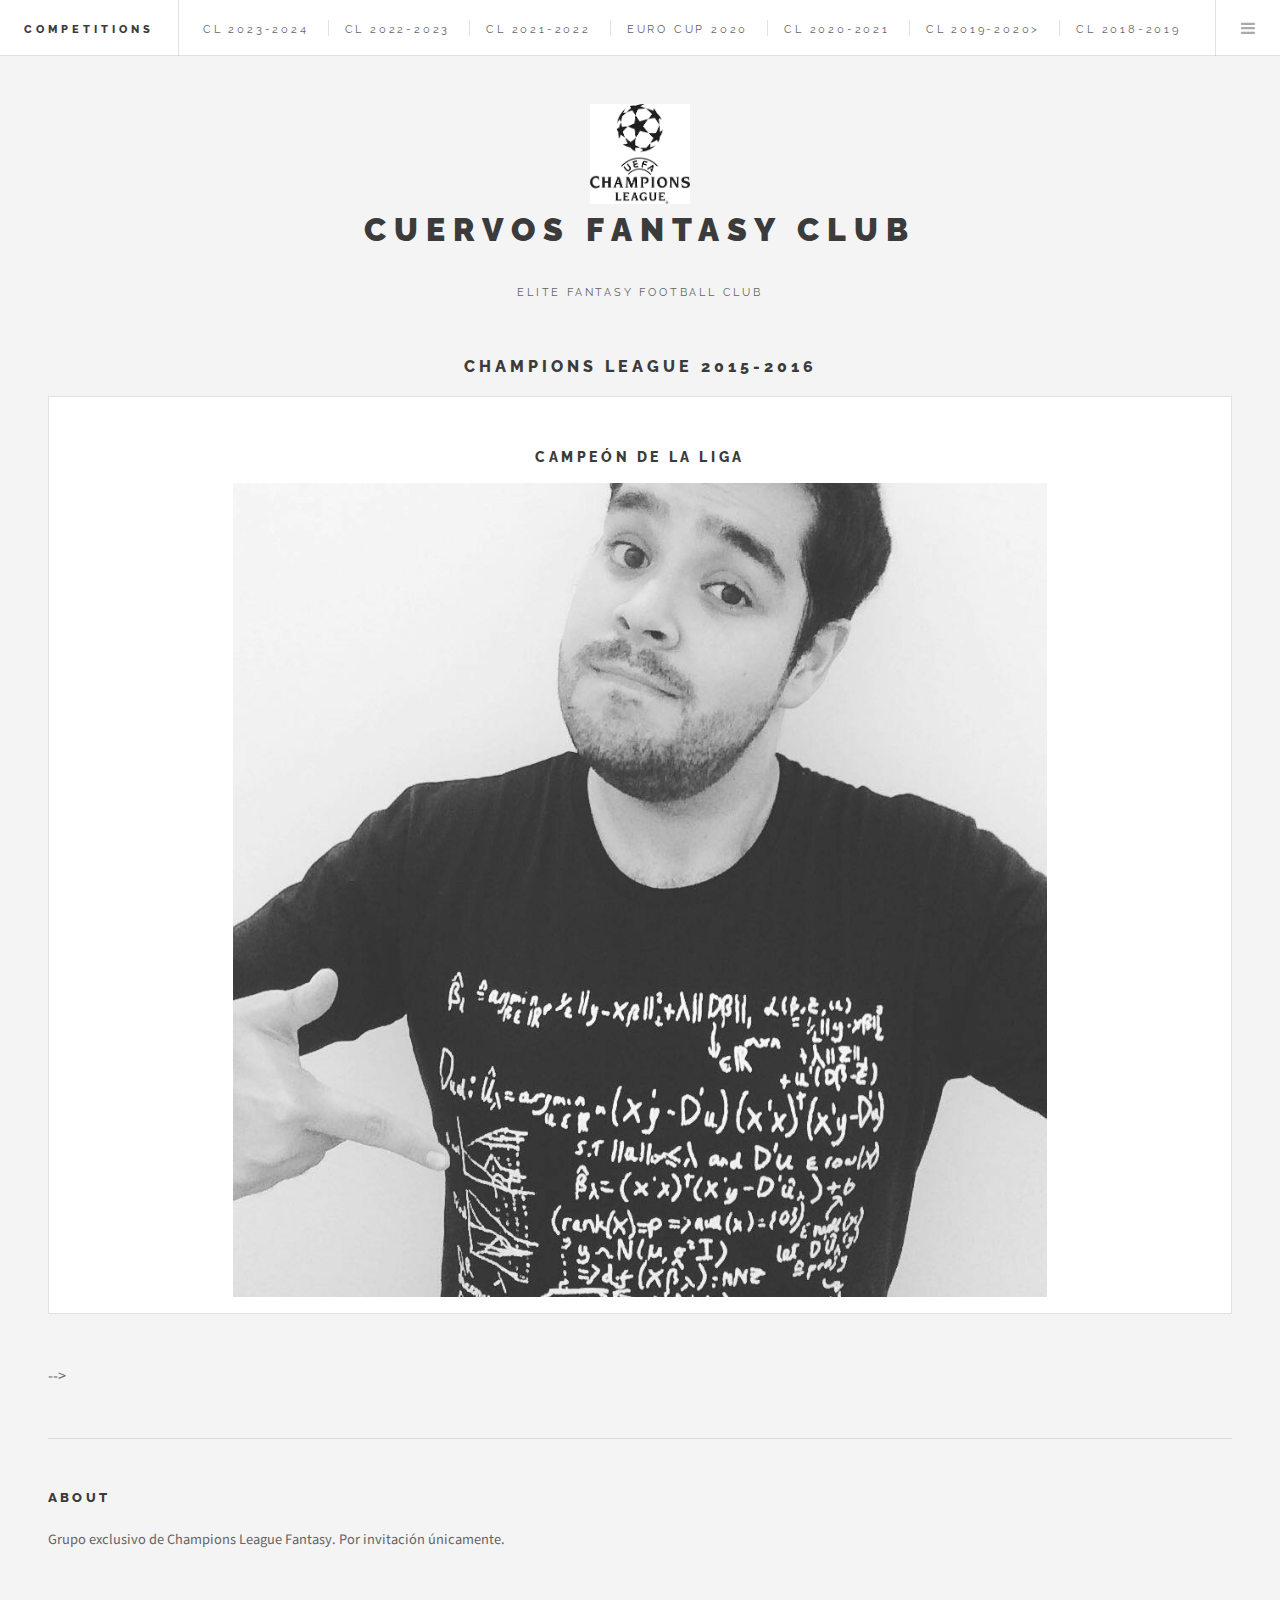
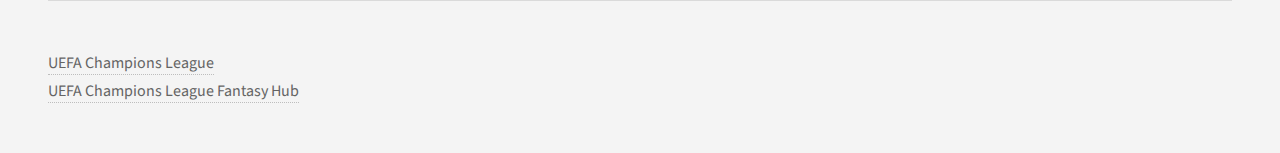
<file: cl201516.html>
<!DOCTYPE HTML>
<!--
	Future Imperfect by HTML5 UP
	html5up.net | @ajlkn
	Free for personal and commercial use under the CCA 3.0 license (html5up.net/license)
-->
<html>
	<head>
		<style>
			img.resize1 {
  				width: 800;
  				height: 400;
  				margin-left: auto;
  				margin-right: auto;
			}
		
			table, td, th {  
  				border: 1px solid #ddd;
				text-align: center;
			}
			
			th[colspan="2"] {
    				text-align: center;
				font-size: 1.15em;
				padding-top: 12px;
  				padding-bottom: 12px;

			}

			table {
 			border-collapse: collapse;
			}
			
			
			* {
			  box-sizing: border-box;
			}

			.column {
				float: left;
				width: 50%;
				padding: 5px;
			}

			/* Clearfix (clear floats) */
			.row::after {
				content: "";
				clear: both;
				display: table;
			}
			
			.center {
 				display: block;
  				margin-left: auto;
 				margin-right: auto;
  				width: 75%;
			}
			
			
		</style>
		
		
		<title>Cuervos Fantasy Club</title>
		<meta charset="utf-8" />
		<meta name="viewport" content="width=device-width, initial-scale=1, user-scalable=no" />
		<link rel="stylesheet" href="assets/css/main.css" />
	</head>
	<body class="is-preload">

		<!-- Wrapper -->
			<div id="wrapper">

				<!-- Header -->
					<header id="header">
						<h1><a href="index.html">Competitions</a></h1>
						<nav class="links">
							<ul>
								<li><a href="cl2324.html">CL 2023-2024</a></li>
								<li><a href="cl2223.html">CL 2022-2023</a></li>
								<li><a href="cl2122.html">CL 2021-2022</a></li>
								<li><a href="ec2020.html">Euro Cup 2020</a></li>
								<li><a href="cl2021.html">CL 2020-2021</a></li>
								<li><a href="cl201920.html">CL 2019-2020></a></li>
								<li><a href="cl201819.html">CL 2018-2019</a></li>
								<li><a href="wc2018.html">World Cup 2018</a></li>
								<li><a href="cl201718.html">CL 2017-2018</a></li>
								<li><a href="cl201617.html">CL 2016-2017</a></li>
								<li><a href="ec2016.html">Euro Cup 2016</a></li>
								<li><a href="cl201516.html">CL 2015-2016</a></li>
							</ul>
						</nav>
						<nav class="main">
							<ul>
								<li class="menu">
									<a class="fa-bars" href="#menu">Menu</a>
								</li>
							</ul>
						</nav>
					</header>

				<!-- Menu -->
					<section id="menu">

						<!-- Links -->
							<section>
								<ul class="links">
									<li>
										<a href="cl2324.html">
											<h3>CL 2023-2024</h3>
										</a>
									</li>
									<li>
										<a href="cl2223.html">
											<h3>CL 2022-2023</h3>
										</a>
									</li>
									<li>
										<a href="cl2122.html">
											<h3>CL 2021-2022</h3>
										</a>
									</li>
									<li>
										<a href="ec2020.html">
											<h3>Euro Cup 2020</h3>
										</a>
									</li>
									<li>
										<a href="cl2021.html">
											<h3>CL 2020-2021</h3>
										</a>
									</li>
									<li>
										<a href="cl201920.html">
											<h3>CL 2019-2020</h3>
										</a>
									</li>
									<li>
										<a href="cl201819.html">
											<h3>CL 2018-2019</h3>
										</a>
									</li>
									<li>
										<a href="wc2018.html">
											<h3>World Cup 2018</h3>
										</a>
									</li>
									<li>
										<a href="cl201718.html">
											<h3>CL 2017-2018</h3>
										</a>
									</li>
									<li>
										<a href="cl201617.html">
											<h3>CL 2016-2017</h3>
										</a>
									</li>
									<li>
										<a href="ec2016.html">
											<h3>Euro Cup 2016</h3>
										</a>
									</li>
									<li>
										<a href="cl201516.html">
											<h3>CL 2015-2016</h3>
										</a>
									</li>
								</ul>
							</section>


					</section>

				<!-- Main -->
					<div id="main">
					<h1 style="text-align:center">Champions League 2015-2016</h1>

						
						<!--Post-->
							<article class="post">
							<h3 style="text-align:center">Campeón de La Liga</h3>
							<img src="images/irving2015cl.jpg" alt="" class="center" />

							</article>
						
						
						-->
				</div>

				<!-- Sidebar -->
					<section id="sidebar">

						<!-- Intro -->
							<section id="intro">
								<div style="display: flex; justify-content: center;">
									<img src="images/logo.png" width="100" height="100" align="middle" alt="" />
								</div>
									<header>
										<h2>Cuervos Fantasy Club</h2>
										<p>Elite Fantasy Football Club</p>
									</header>
							</section>

						
						<!-- Posts List -->
							
						<!-- About -->
							<section class="blurb">
								<h2>About</h2>
								<p>Grupo exclusivo de Champions League Fantasy. Por invitación únicamente.</p>
							</section>

						<!-- Footer -->
							<section id="footer">
								<div class="comp-info col-xs-4">
             								<a class="logolink" title="UEFA Champions League" href="http://www.uefa.com/uefachampionsleague/">UEFA Champions League</a>
           							</div>
								<div class="comp-info col-xs-4">
             								<a class="logolink" title="UEFA Champions League Fantasy" href="https://gaming.uefa.com/en/uclfantasy">UEFA Champions League Fantasy Hub</a>
           							</div>
							</section>

					</section>

			</div>

		<!-- Scripts -->
			<script src="assets/js/jquery.min.js"></script>
			<script src="assets/js/browser.min.js"></script>
			<script src="assets/js/breakpoints.min.js"></script>
			<script src="assets/js/util.js"></script>
			<script src="assets/js/main.js"></script>

	</body>
</html>
</file>
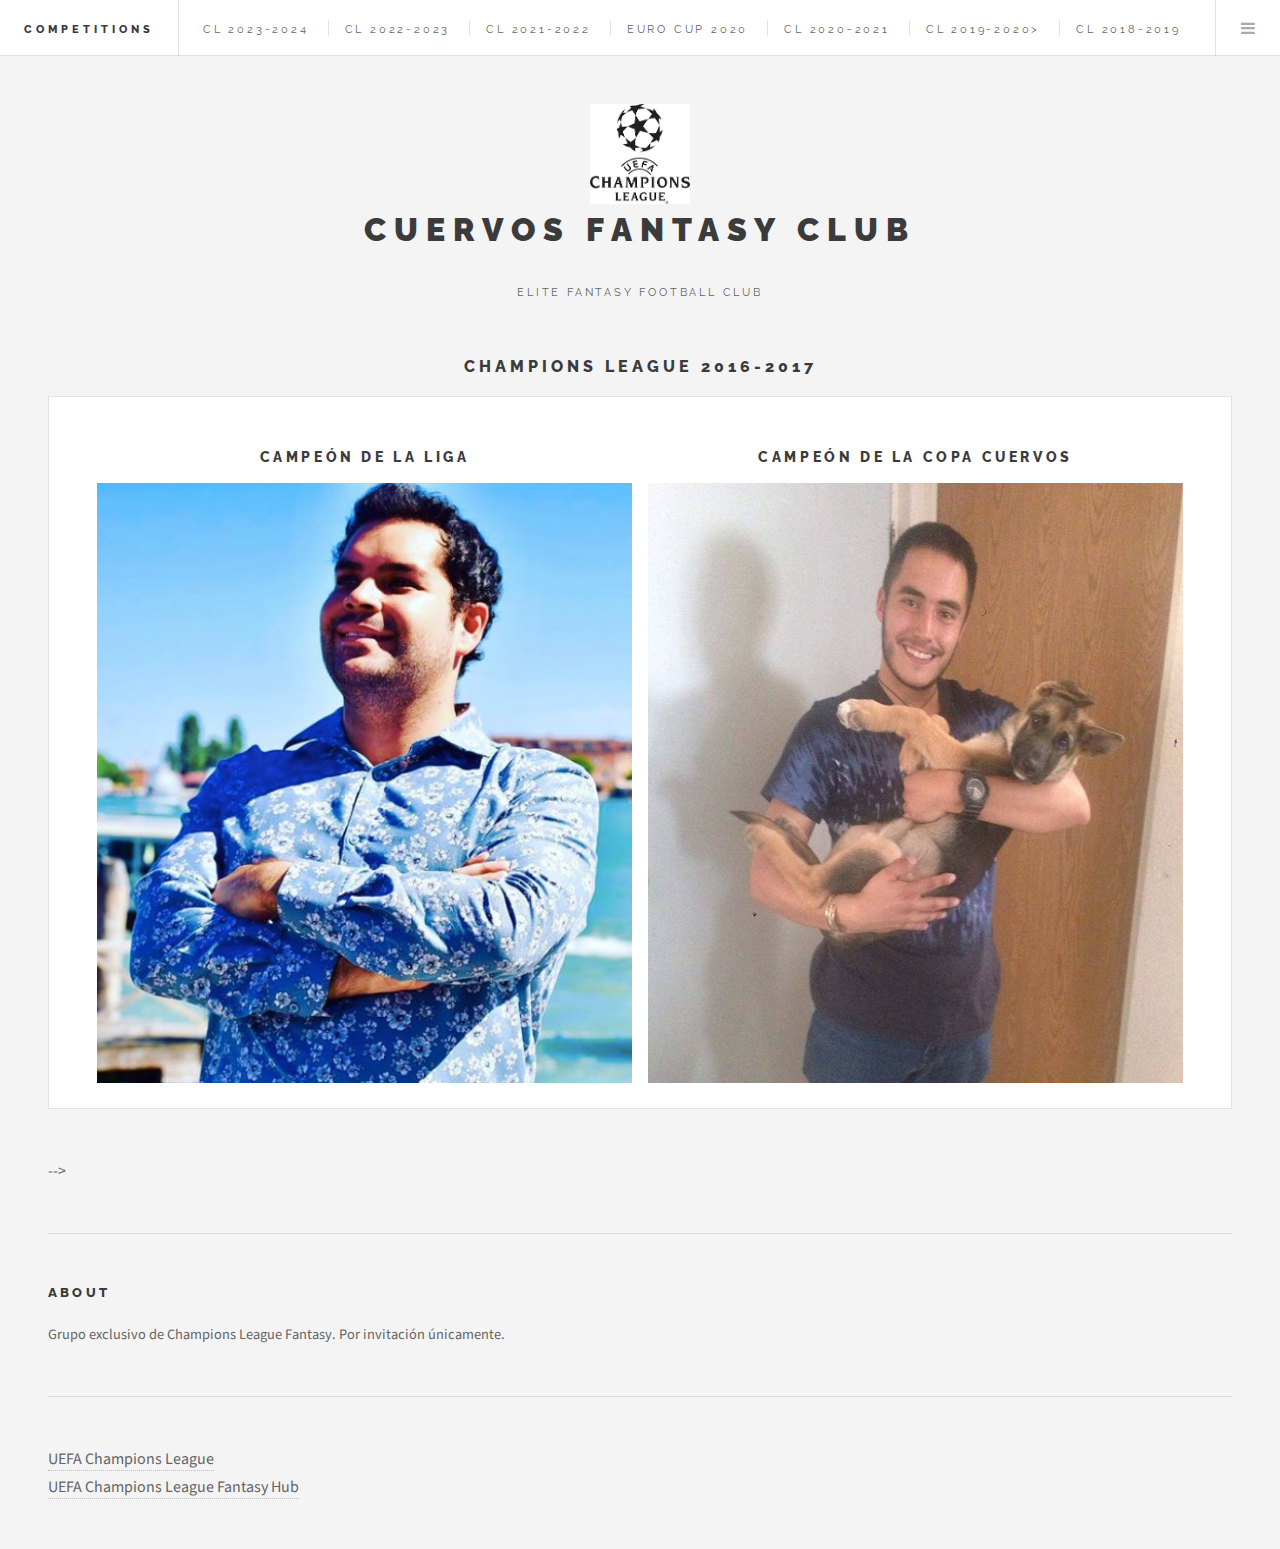
<file: cl201617.html>
<!DOCTYPE HTML>
<!--
	Future Imperfect by HTML5 UP
	html5up.net | @ajlkn
	Free for personal and commercial use under the CCA 3.0 license (html5up.net/license)
-->
<html>
	<head>
		<style>
			img.resize1 {
  				width: 800;
  				height: 400;
  				margin-left: auto;
  				margin-right: auto;
			}
		
			table, td, th {  
  				border: 1px solid #ddd;
				text-align: center;
			}
			
			th[colspan="2"] {
    				text-align: center;
				font-size: 1.15em;
				padding-top: 12px;
  				padding-bottom: 12px;

			}

			table {
 			border-collapse: collapse;
			}
			
			
			* {
			  box-sizing: border-box;
			}

			.column {
				float: left;
				width: 50%;
				padding: 5px;
			}

			/* Clearfix (clear floats) */
			.row::after {
				content: "";
				clear: both;
				display: table;
			}
			
			.center {
 				display: block;
  				margin-left: auto;
 				margin-right: auto;
  				width: 75%;
			}
			
		</style>
		
		
		<title>Cuervos Fantasy Club</title>
		<meta charset="utf-8" />
		<meta name="viewport" content="width=device-width, initial-scale=1, user-scalable=no" />
		<link rel="stylesheet" href="assets/css/main.css" />
	</head>
	<body class="is-preload">

		<!-- Wrapper -->
			<div id="wrapper">

				<!-- Header -->
					<header id="header">
						<h1><a href="index.html">Competitions</a></h1>
						<nav class="links">
							<ul>
								<li><a href="cl2324.html">CL 2023-2024</a></li>
								<li><a href="cl2223.html">CL 2022-2023</a></li>
								<li><a href="cl2122.html">CL 2021-2022</a></li>
								<li><a href="ec2020.html">Euro Cup 2020</a></li>
								<li><a href="cl2021.html">CL 2020-2021</a></li>
								<li><a href="cl201920.html">CL 2019-2020></a></li>
								<li><a href="cl201819.html">CL 2018-2019</a></li>
								<li><a href="wc2018.html">World Cup 2018</a></li>
								<li><a href="cl201718.html">CL 2017-2018</a></li>
								<li><a href="cl201617.html">CL 2016-2017</a></li>
								<li><a href="ec2016.html">Euro Cup 2016</a></li>
								<li><a href="cl201516.html">CL 2015-2016</a></li>
							</ul>
						</nav>
						<nav class="main">
							<ul>
								<li class="menu">
									<a class="fa-bars" href="#menu">Menu</a>
								</li>
							</ul>
						</nav>
					</header>

				<!-- Menu -->
					<section id="menu">

						<!-- Links -->
							<section>
								<ul class="links">
									<li>
										<a href="cl2324.html">
											<h3>CL 2023-2024</h3>
										</a>
									</li>
									<li>
										<a href="cl2223.html">
											<h3>CL 2022-2023</h3>
										</a>
									</li>
									<li>
										<a href="cl2122.html">
											<h3>CL 2021-2022</h3>
										</a>
									</li>
									<li>
										<a href="ec2020.html">
											<h3>Euro Cup 2020</h3>
										</a>
									</li>
									<li>
										<a href="cl2021.html">
											<h3>CL 2020-2021</h3>
										</a>
									</li>
									<li>
										<a href="cl201920.html">
											<h3>CL 2019-2020</h3>
										</a>
									</li>
									<li>
										<a href="cl201819.html">
											<h3>CL 2018-2019</h3>
										</a>
									</li>
									<li>
										<a href="wc2018.html">
											<h3>World Cup 2018</h3>
										</a>
									</li>
									<li>
										<a href="cl201718.html">
											<h3>CL 2017-2018</h3>
										</a>
									</li>
									<li>
										<a href="cl201617.html">
											<h3>CL 2016-2017</h3>
										</a>
									</li>
									<li>
										<a href="ec2016.html">
											<h3>Euro Cup 2016</h3>
										</a>
									</li>
									<li>
										<a href="cl201516.html">
											<h3>CL 2015-2016</h3>
										</a>
									</li>
								</ul>
							</section>

					</section>

				<!-- Main -->
					<div id="main">
						
						<h1 style="text-align:center">Champions League 2016-2017</h1>

						<!--Post-->
							<article class="post">
							<div class="row">
  									<div class="column">
										<h3 style="text-align:center">Campeón de La Liga</h3>
   										<img height="600" src="images/irving2017cl.png" style="width:100%">
									</div>
									<div class="column">
										<h3 style="text-align:center">Campeón de la Copa Cuervos</h3>
										<img height="600" src="images/ismaelcl.jpg" style="width:100%">
									</div>
								
							</article>
						
						
						-->
				</div>

				<!-- Sidebar -->
					<section id="sidebar">

						<!-- Intro -->
							<section id="intro">
								<div style="display: flex; justify-content: center;">
									<img src="images/logo.png" width="100" height="100" align="middle" alt="" />
								</div>
									<header>
										<h2>Cuervos Fantasy Club</h2>
										<p>Elite Fantasy Football Club</p>
									</header>
							</section>

						
						<!-- Posts List -->
							
						<!-- About -->
							<section class="blurb">
								<h2>About</h2>
								<p>Grupo exclusivo de Champions League Fantasy. Por invitación únicamente.</p>
							</section>

						<!-- Footer -->
							<section id="footer">
								<div class="comp-info col-xs-4">
             								<a class="logolink" title="UEFA Champions League" href="http://www.uefa.com/uefachampionsleague/">UEFA Champions League</a>
           							</div>
								<div class="comp-info col-xs-4">
             								<a class="logolink" title="UEFA Champions League Fantasy" href="https://gaming.uefa.com/en/uclfantasy">UEFA Champions League Fantasy Hub</a>
           							</div>
							</section>

					</section>

			</div>

		<!-- Scripts -->
			<script src="assets/js/jquery.min.js"></script>
			<script src="assets/js/browser.min.js"></script>
			<script src="assets/js/breakpoints.min.js"></script>
			<script src="assets/js/util.js"></script>
			<script src="assets/js/main.js"></script>

	</body>
</html>
</file>
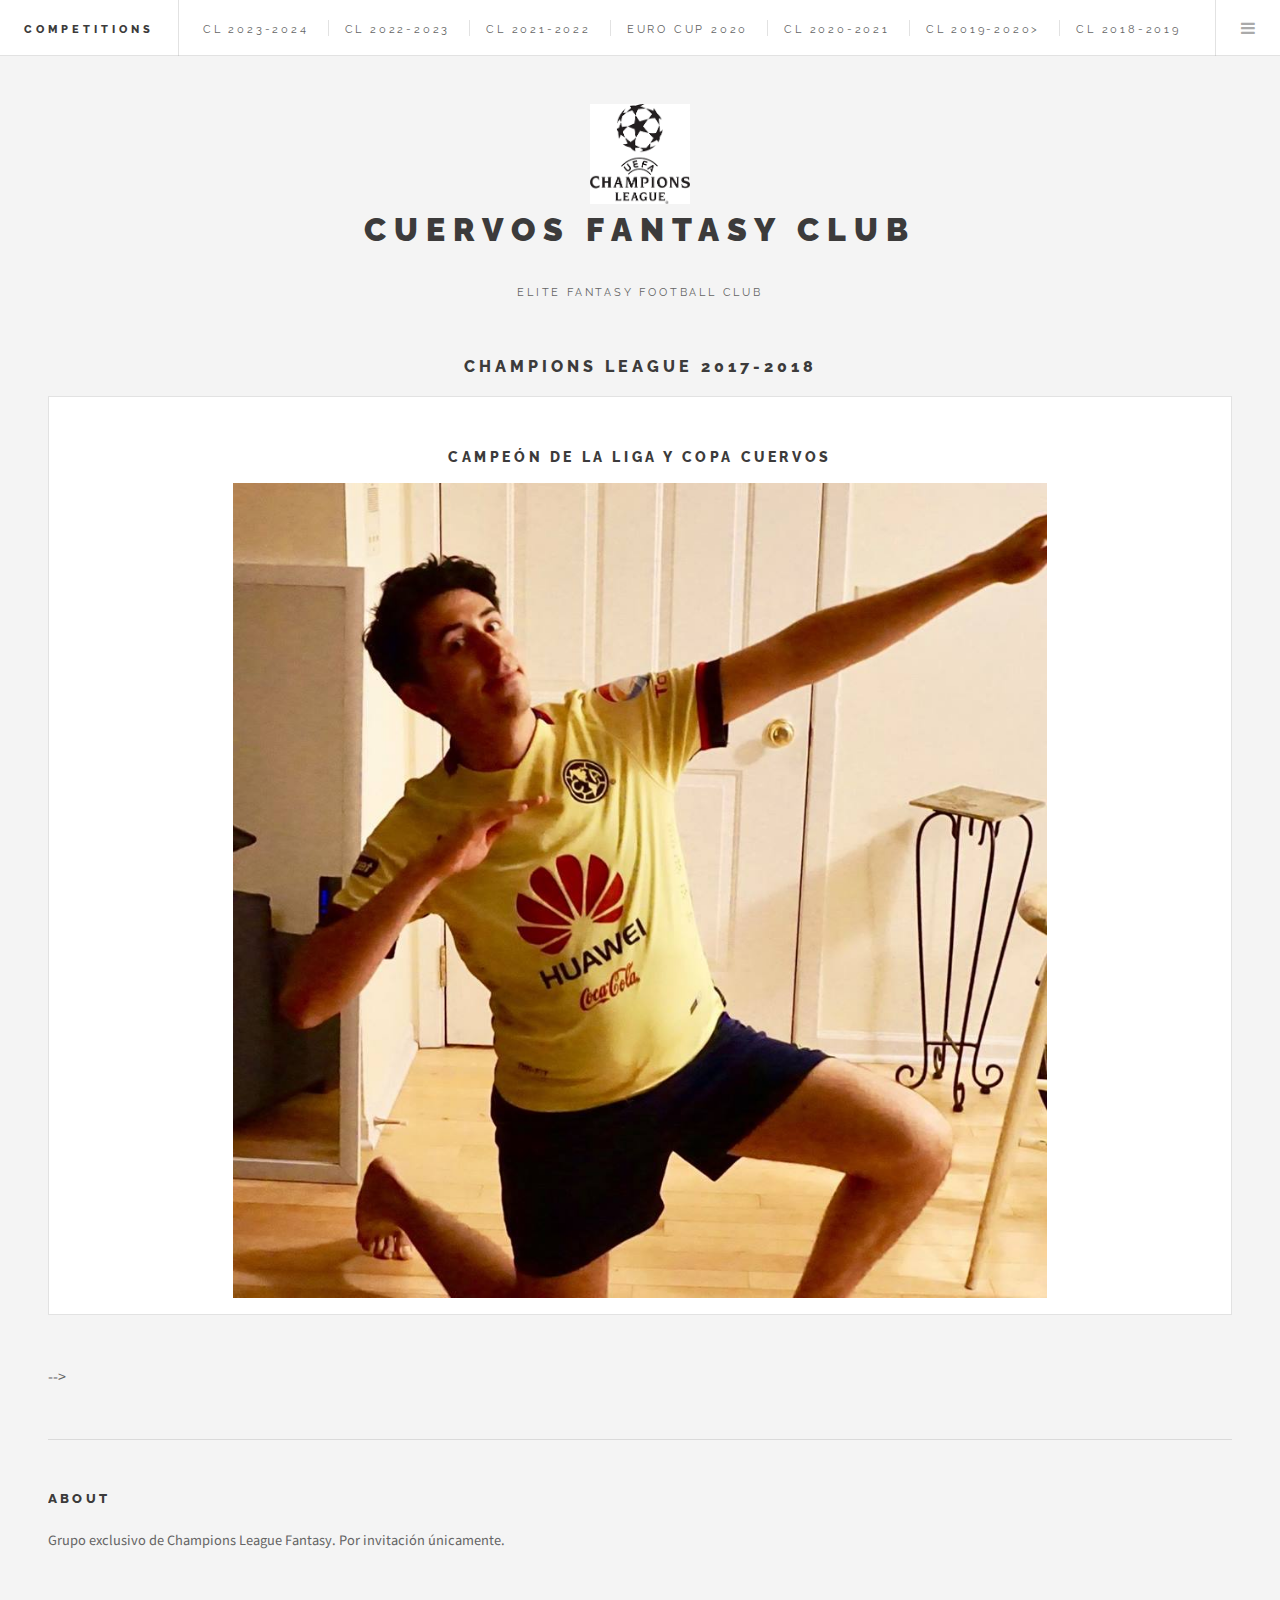
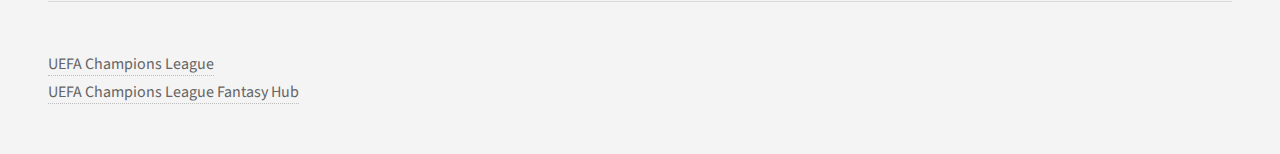
<file: cl201718.html>
<!DOCTYPE HTML>
<!--
	Future Imperfect by HTML5 UP
	html5up.net | @ajlkn
	Free for personal and commercial use under the CCA 3.0 license (html5up.net/license)
-->
<html>
	<head>
		<style>
			img.resize1 {
  				width: 800;
  				height: 400;
  				margin-left: auto;
  				margin-right: auto;
			}
		
			table, td, th {  
  				border: 1px solid #ddd;
				text-align: center;
			}
			
			th[colspan="2"] {
    				text-align: center;
				font-size: 1.15em;
				padding-top: 12px;
  				padding-bottom: 12px;

			}

			table {
 			border-collapse: collapse;
			}
			
			
			* {
			  box-sizing: border-box;
			}

			.column {
				float: left;
				width: 50%;
				padding: 5px;
			}

			/* Clearfix (clear floats) */
			.row::after {
				content: "";
				clear: both;
				display: table;
			}
			
			.center {
 				display: block;
  				margin-left: auto;
 				margin-right: auto;
  				width: 75%;
			}
			
		</style>
		
		
		<title>Cuervos Fantasy Club</title>
		<meta charset="utf-8" />
		<meta name="viewport" content="width=device-width, initial-scale=1, user-scalable=no" />
		<link rel="stylesheet" href="assets/css/main.css" />
	</head>
	<body class="is-preload">

		<!-- Wrapper -->
			<div id="wrapper">

				<!-- Header -->
					<header id="header">
						<h1><a href="index.html">Competitions</a></h1>
						<nav class="links">
							<ul>
								<li><a href="cl2324.html">CL 2023-2024</a></li>
								<li><a href="cl2223.html">CL 2022-2023</a></li>
								<li><a href="cl2122.html">CL 2021-2022</a></li>
								<li><a href="ec2020.html">Euro Cup 2020</a></li>
								<li><a href="cl2021.html">CL 2020-2021</a></li>
								<li><a href="cl201920.html">CL 2019-2020></a></li>
								<li><a href="cl201819.html">CL 2018-2019</a></li>
								<li><a href="wc2018.html">World Cup 2018</a></li>
								<li><a href="cl201718.html">CL 2017-2018</a></li>
								<li><a href="cl201617.html">CL 2016-2017</a></li>
								<li><a href="ec2016.html">Euro Cup 2016</a></li>
								<li><a href="cl201516.html">CL 2015-2016</a></li>
							</ul>
						</nav>
						<nav class="main">
							<ul>
								<li class="menu">
									<a class="fa-bars" href="#menu">Menu</a>
								</li>
							</ul>
						</nav>
					</header>

				<!-- Menu -->
					<section id="menu">

						<!-- Links -->
							<section>
								<ul class="links">
									<li>
										<a href="cl2324.html">
											<h3>CL 2023-2024</h3>
										</a>
									</li>
									<li>
										<a href="cl2223.html">
											<h3>CL 2022-2023</h3>
										</a>
									</li>
									<li>
										<a href="cl2122.html">
											<h3>CL 2021-2022</h3>
										</a>
									</li>
									<li>
										<a href="ec2020.html">
											<h3>Euro Cup 2020</h3>
										</a>
									</li>
									<li>
										<a href="cl2021.html">
											<h3>CL 2020-2021</h3>
										</a>
									</li>
									<li>
										<a href="cl201920.html">
											<h3>CL 2019-2020</h3>
										</a>
									</li>
									<li>
										<a href="cl201819.html">
											<h3>CL 2018-2019</h3>
										</a>
									</li>
									<li>
										<a href="wc2018.html">
											<h3>World Cup 2018</h3>
										</a>
									</li>
									<li>
										<a href="cl201718.html">
											<h3>CL 2017-2018</h3>
										</a>
									</li>
									<li>
										<a href="cl201617.html">
											<h3>CL 2016-2017</h3>
										</a>
									</li>
									<li>
										<a href="ec2016.html">
											<h3>Euro Cup 2016</h3>
										</a>
									</li>
									<li>
										<a href="cl201516.html">
											<h3>CL 2015-2016</h3>
										</a>
									</li>
								</ul>
							</section>

					</section>

				<!-- Main -->
					<div id="main">
						
					<h1 style="text-align:center">Champions League 2017-2018</h1>

						<!--Post-->
							<article class="post">
							<h3 style="text-align:center">Campeón de La Liga y Copa Cuervos</h3>
							<img src="images/genaroanmerica.jpg" alt="" class="center" />
							</article>
						
						
						-->
				</div>

				<!-- Sidebar -->
					<section id="sidebar">

						<!-- Intro -->
							<section id="intro">
								<div style="display: flex; justify-content: center;">
									<img src="images/logo.png" width="100" height="100" align="middle" alt="" />
								</div>
									<header>
										<h2>Cuervos Fantasy Club</h2>
										<p>Elite Fantasy Football Club</p>
									</header>
							</section>

						
						<!-- Posts List -->
							
						<!-- About -->
							<section class="blurb">
								<h2>About</h2>
								<p>Grupo exclusivo de Champions League Fantasy. Por invitación únicamente.</p>
							</section>

						<!-- Footer -->
							<section id="footer">
								<div class="comp-info col-xs-4">
             								<a class="logolink" title="UEFA Champions League" href="http://www.uefa.com/uefachampionsleague/">UEFA Champions League</a>
           							</div>
								<div class="comp-info col-xs-4">
             								<a class="logolink" title="UEFA Champions League Fantasy" href="https://gaming.uefa.com/en/uclfantasy">UEFA Champions League Fantasy Hub</a>
           							</div>
							</section>

					</section>

			</div>

		<!-- Scripts -->
			<script src="assets/js/jquery.min.js"></script>
			<script src="assets/js/browser.min.js"></script>
			<script src="assets/js/breakpoints.min.js"></script>
			<script src="assets/js/util.js"></script>
			<script src="assets/js/main.js"></script>

	</body>
</html>
</file>
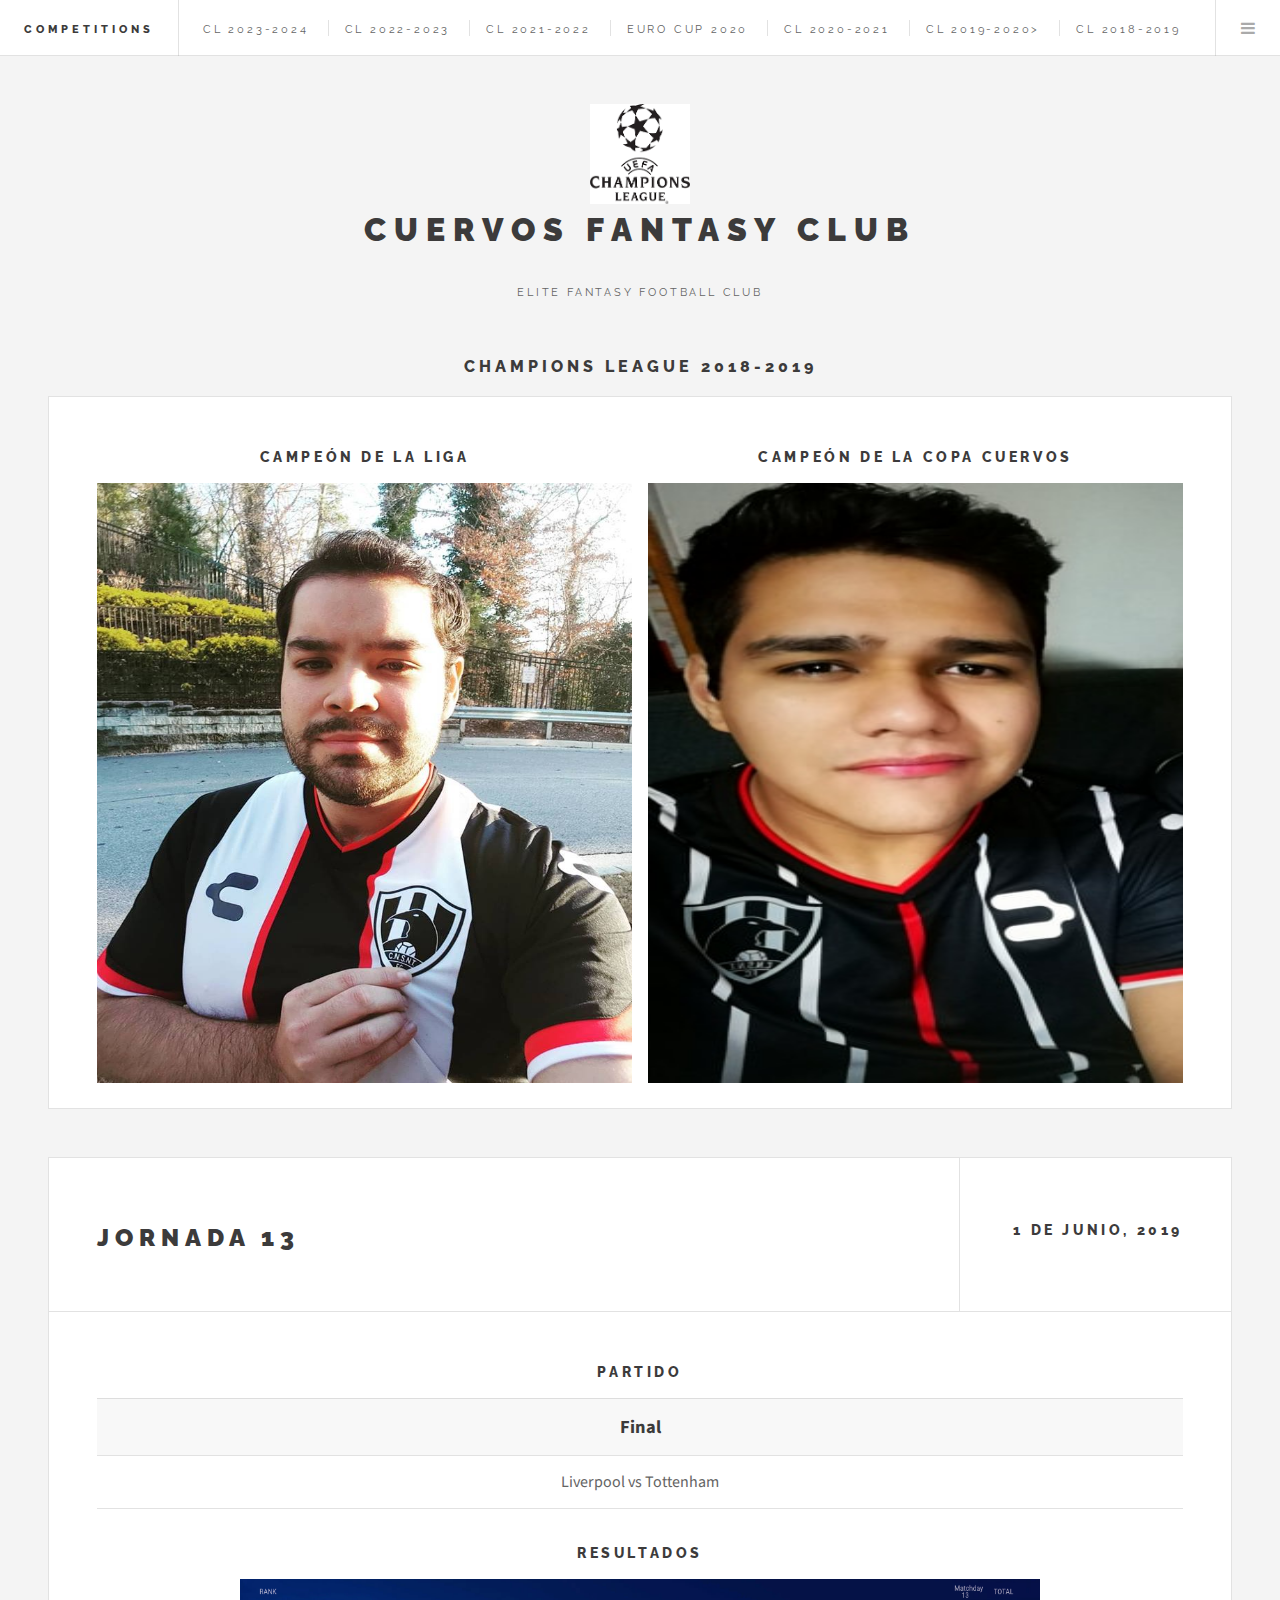
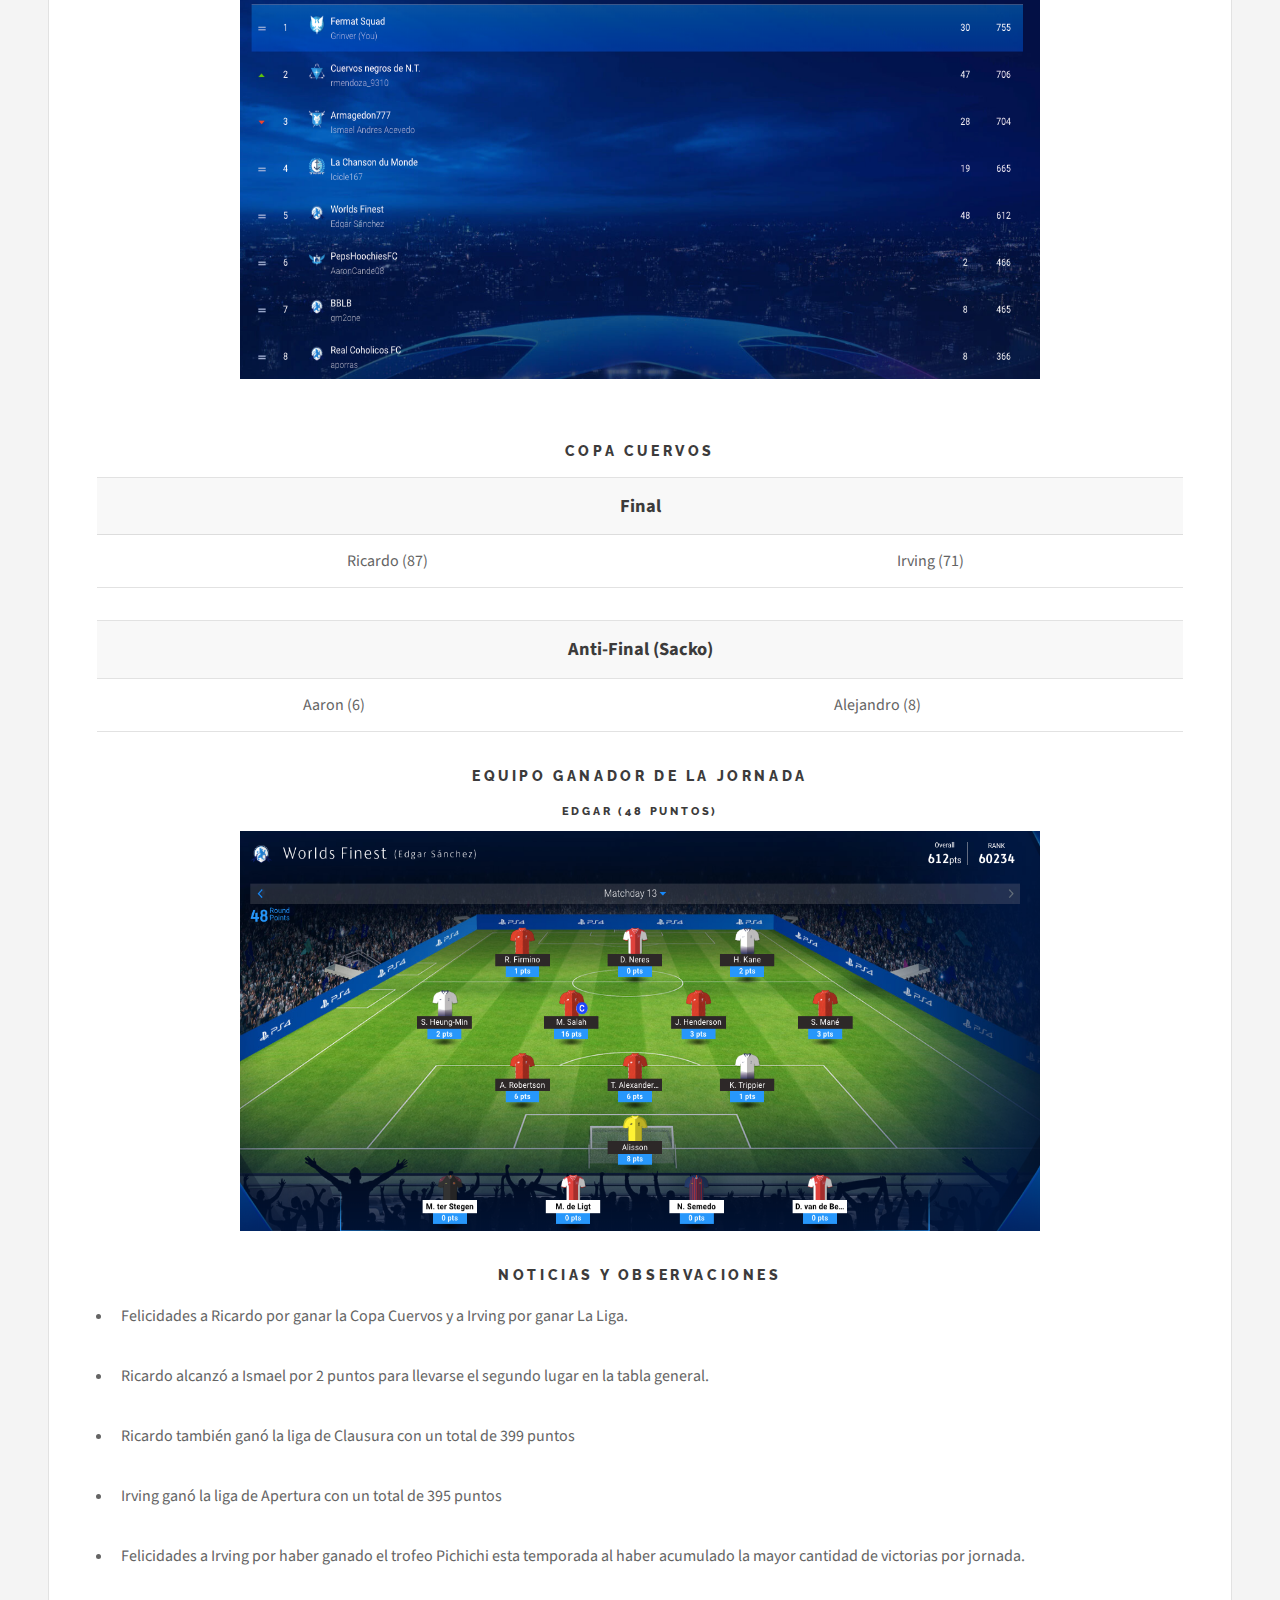
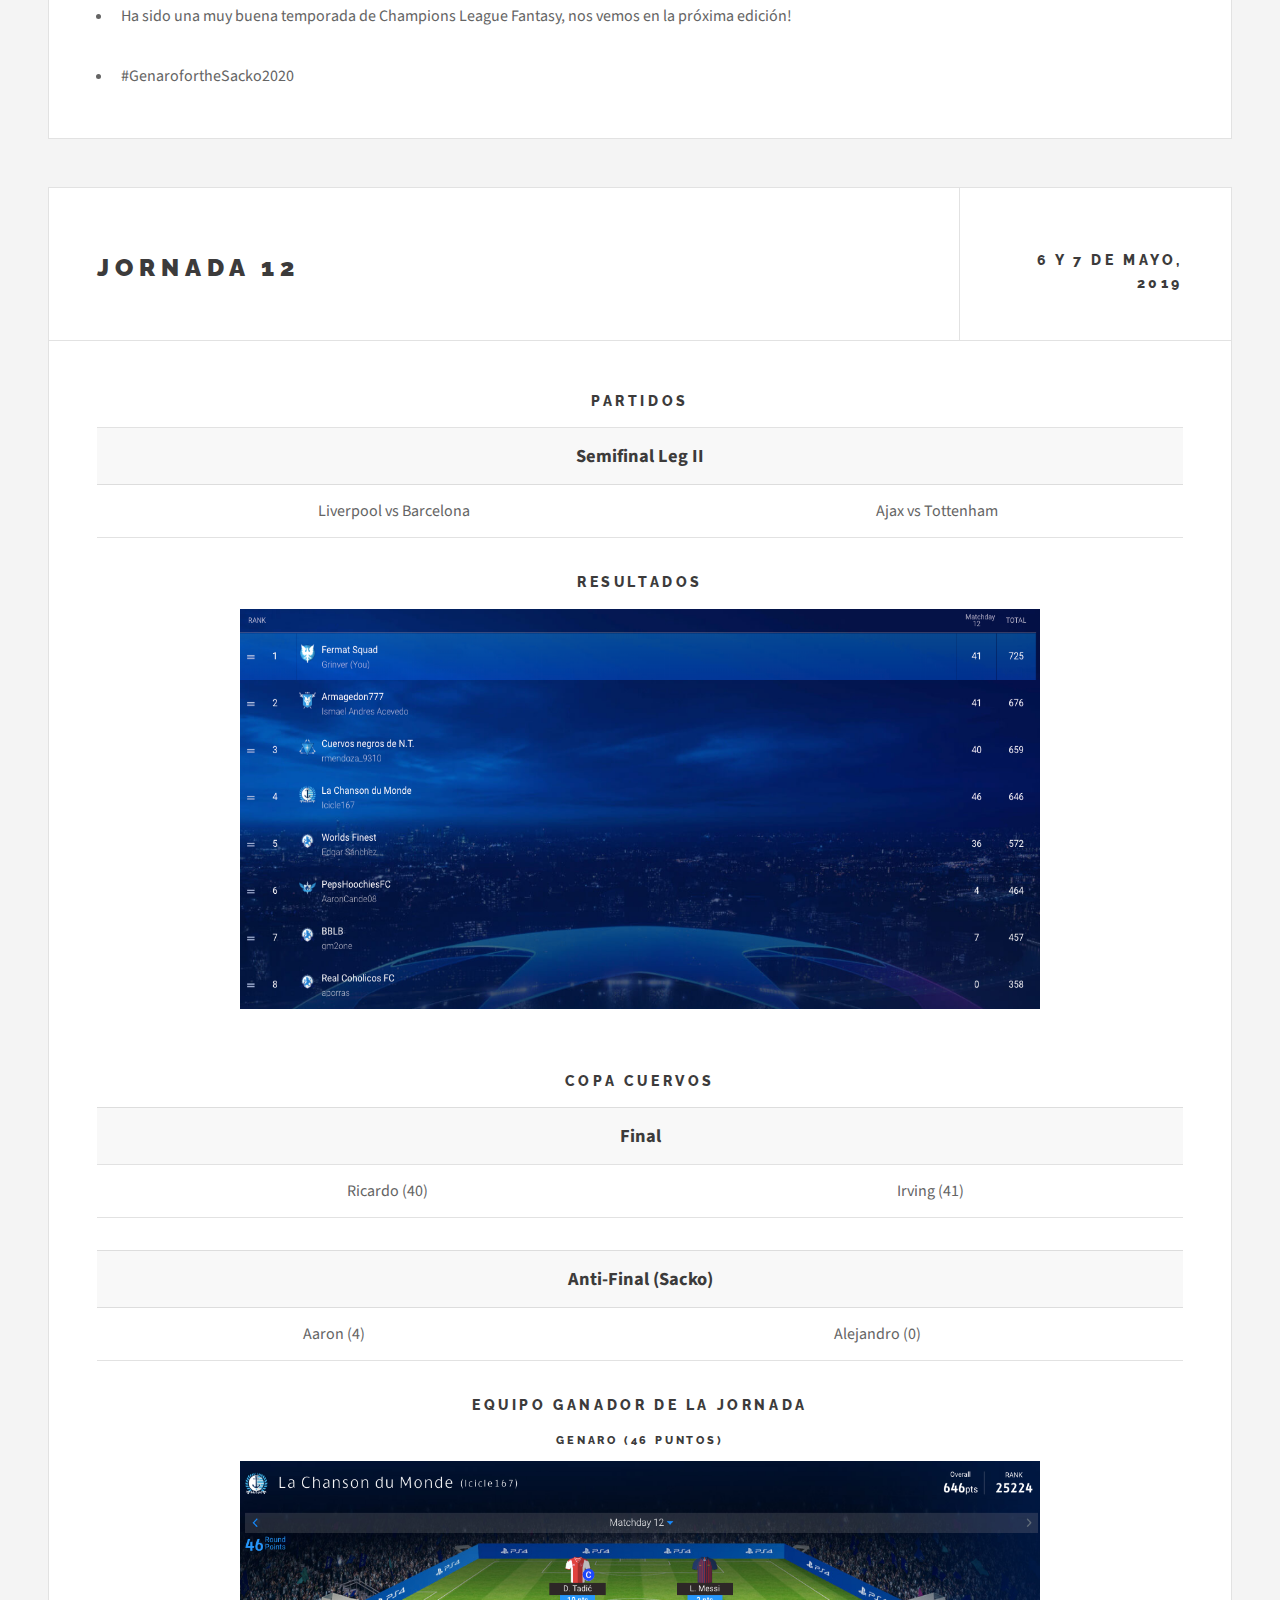
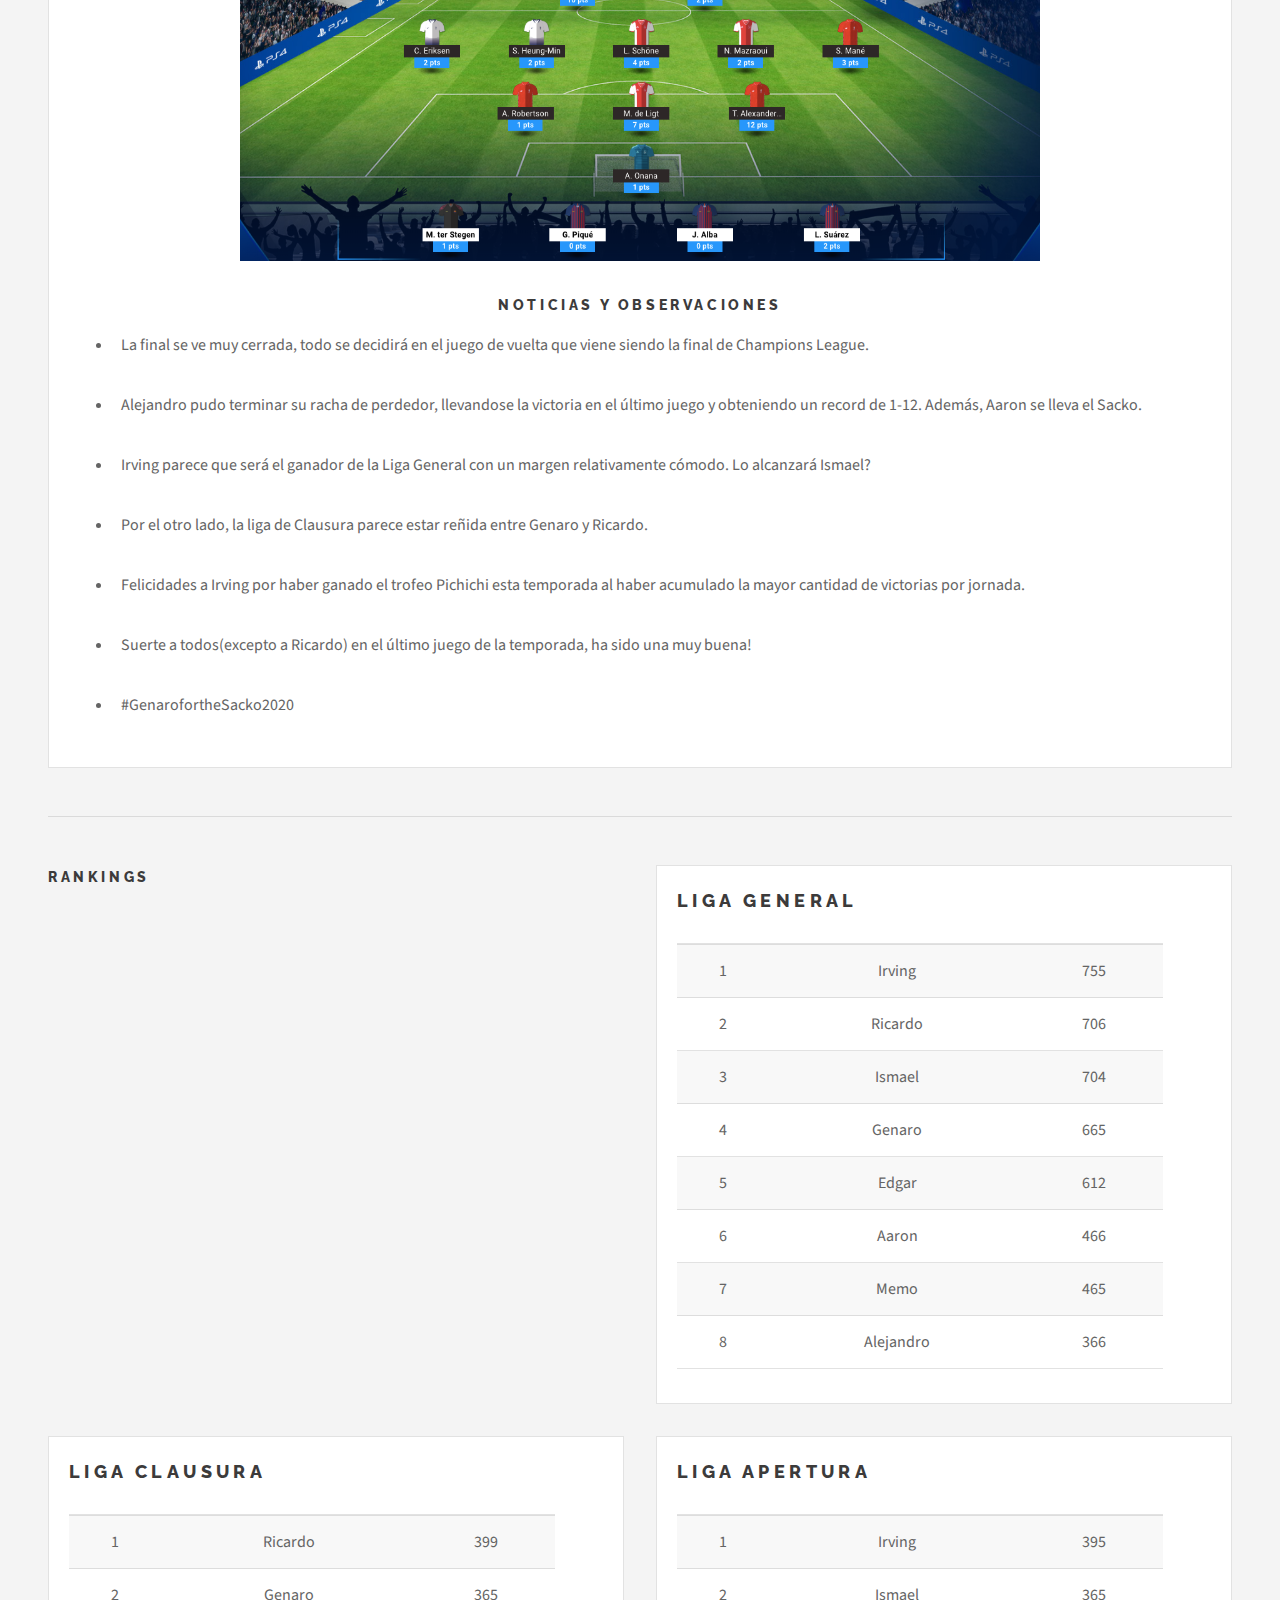
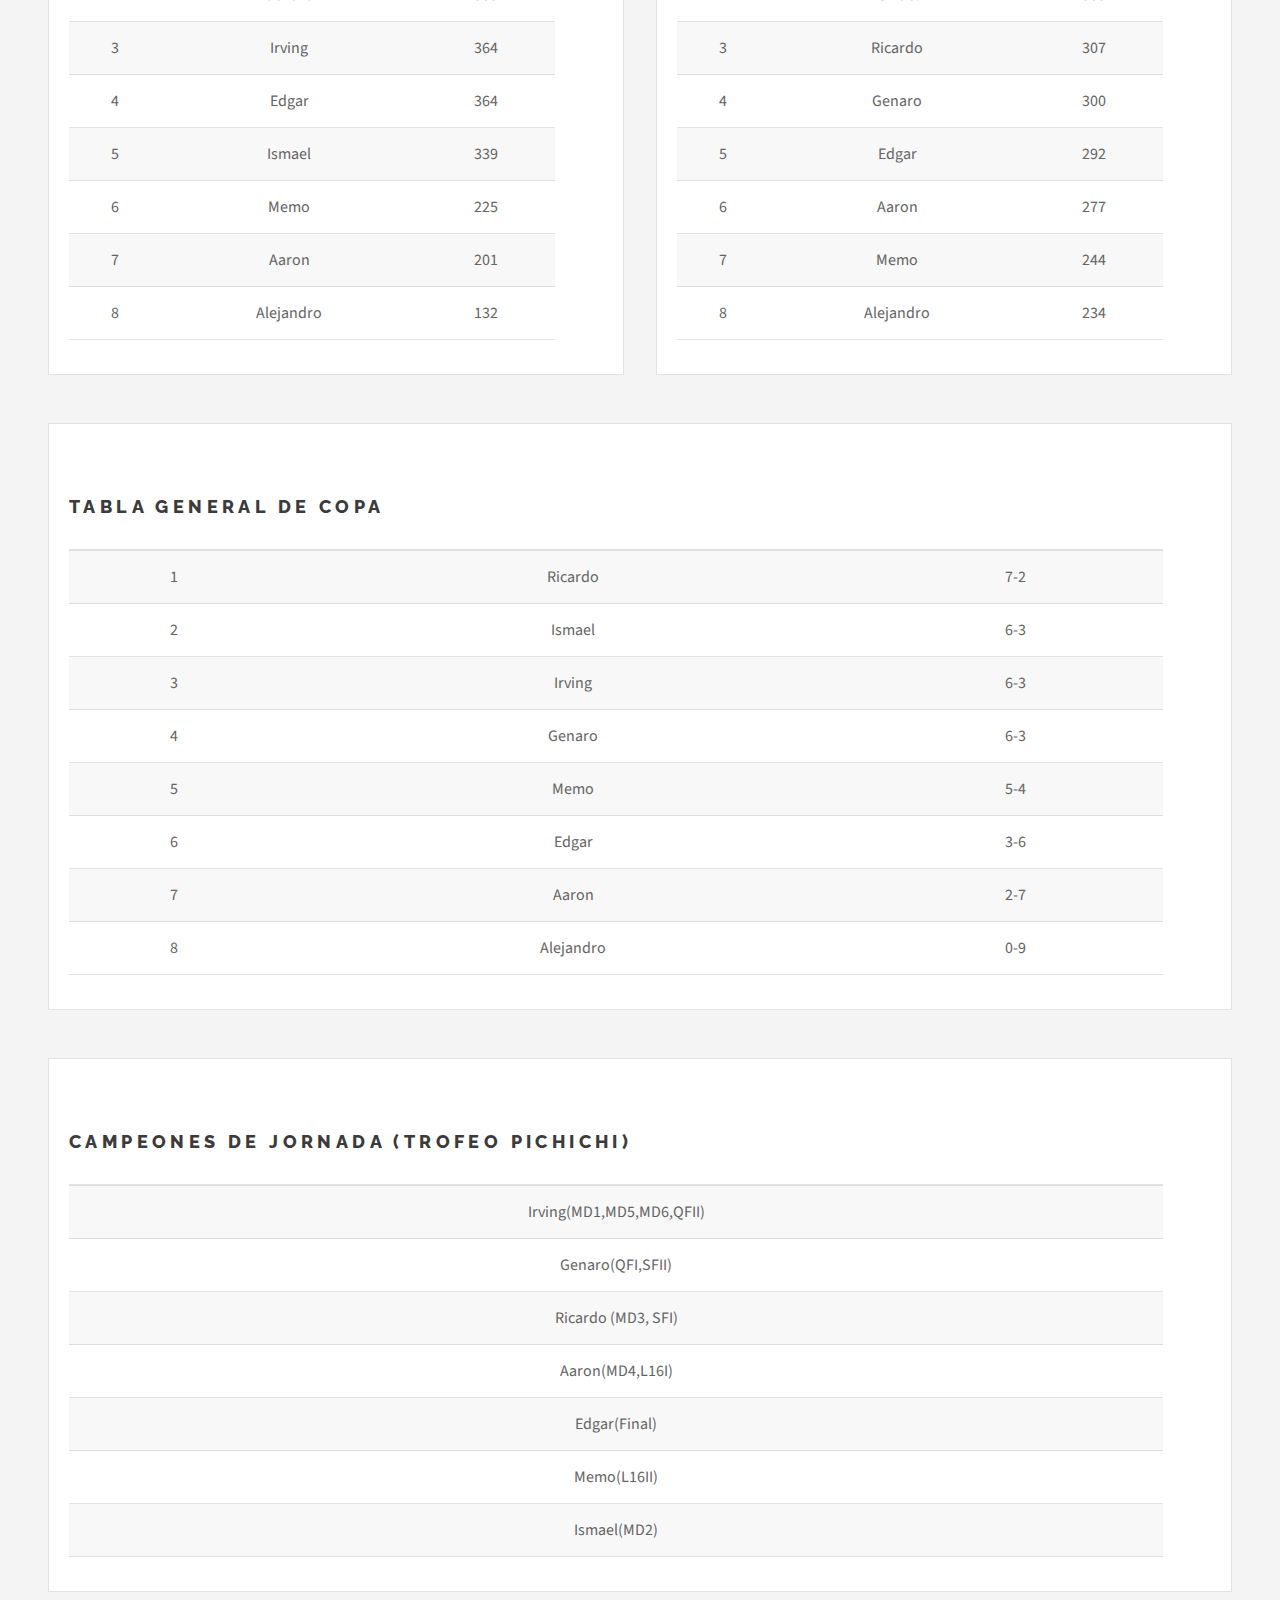
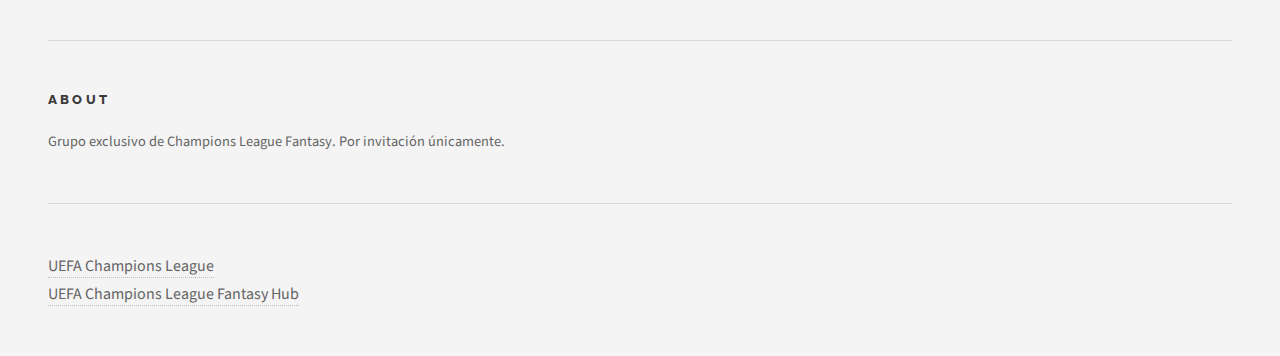
<file: cl201819.html>
<!DOCTYPE HTML>
<!--
	Future Imperfect by HTML5 UP
	html5up.net | @ajlkn
	Free for personal and commercial use under the CCA 3.0 license (html5up.net/license)
-->
<html>
	<head>
		<style>
			img.resize1 {
  				width: 800;
  				height: 400;
  				margin-left: auto;
  				margin-right: auto;
			}
		
			table, td, th {  
  				border: 1px solid #ddd;
				text-align: center;
			}
			
			th[colspan="2"] {
    				text-align: center;
				font-size: 1.15em;
				padding-top: 12px;
  				padding-bottom: 12px;

			}

			table {
 			border-collapse: collapse;
			}
			
			
			* {
			  box-sizing: border-box;
			}

			.column {
				float: left;
				width: 50%;
				padding: 5px;
			}

			/* Clearfix (clear floats) */
			.row::after {
				content: "";
				clear: both;
				display: table;
			}
			
			.center {
 				display: block;
  				margin-left: auto;
 				margin-right: auto;
  				width: 75%;
			}
			
			
		</style>
		
		
		<title>Cuervos Fantasy Club</title>
		<meta charset="utf-8" />
		<meta name="viewport" content="width=device-width, initial-scale=1, user-scalable=no" />
		<link rel="stylesheet" href="assets/css/main.css" />
	</head>
	<body class="is-preload">

		<!-- Wrapper -->
			<div id="wrapper">

				<!-- Header -->
					<header id="header">
						<h1><a href="index.html">Competitions</a></h1>
						<nav class="links">
							<ul>
								<li><a href="cl2324.html">CL 2023-2024</a></li>
								<li><a href="cl2223.html">CL 2022-2023</a></li>
								<li><a href="cl2122.html">CL 2021-2022</a></li>
								<li><a href="ec2020.html">Euro Cup 2020</a></li>
								<li><a href="cl2021.html">CL 2020-2021</a></li>
								<li><a href="cl201920.html">CL 2019-2020></a></li>
								<li><a href="cl201819.html">CL 2018-2019</a></li>
								<li><a href="wc2018.html">World Cup 2018</a></li>
								<li><a href="cl201718.html">CL 2017-2018</a></li>
								<li><a href="cl201617.html">CL 2016-2017</a></li>
								<li><a href="ec2016.html">Euro Cup 2016</a></li>
								<li><a href="cl201516.html">CL 2015-2016</a></li>
							</ul>
						</nav>
						<nav class="main">
							<ul>
								<li class="menu">
									<a class="fa-bars" href="#menu">Menu</a>
								</li>
							</ul>
						</nav>
					</header>

				<!-- Menu -->
					<section id="menu">

						<!-- Links -->
							<section>
								<ul class="links">
									<li>
										<a href="cl2324.html">
											<h3>CL 2023-2024</h3>
										</a>
									</li>
									<li>
										<a href="cl2223.html">
											<h3>CL 2022-2023</h3>
										</a>
									</li>
									<li>
										<a href="cl2122.html">
											<h3>CL 2021-2022</h3>
										</a>
									</li>
									<li>
										<a href="ec2020.html">
											<h3>Euro Cup 2020</h3>
										</a>
									</li>
									<li>
										<a href="cl2021.html">
											<h3>CL 2020-2021</h3>
										</a>
									</li>
									<li>
										<a href="cl201920.html">
											<h3>CL 2019-2020</h3>
										</a>
									</li>
									<li>
										<a href="cl201819.html">
											<h3>CL 2018-2019</h3>
										</a>
									</li>
									<li>
										<a href="wc2018.html">
											<h3>World Cup 2018</h3>
										</a>
									</li>
									<li>
										<a href="cl201718.html">
											<h3>CL 2017-2018</h3>
										</a>
									</li>
									<li>
										<a href="cl201617.html">
											<h3>CL 2016-2017</h3>
										</a>
									</li>
									<li>
										<a href="ec2016.html">
											<h3>Euro Cup 2016</h3>
										</a>
									</li>
									<li>
										<a href="cl201516.html">
											<h3>CL 2015-2016</h3>
										</a>
									</li>
								</ul>
							</section>

					</section>

				<!-- Main -->
					<div id="main">
						
					<h1 style="text-align:center">Champions League 2018-2019</h1>

						<!--Post-->
							<article class="post">
								<div class="row">
  									<div class="column">
										<h3 style="text-align:center">Campeón de La Liga</h3>
   										<img height="600" src="images/cuervosforever.jpg" style="width:100%">
									</div>
									<div class="column">
										<h3 style="text-align:center">Campeón de la Copa Cuervos</h3>
										<img height="600" src="images/ricardocuervos.jpg" style="width:100%">
									</div>
								</div>
								
							</article>
						
						<!-- Post -->
							<article class="post">
								<header>
									<div class="title">
										<h2>Jornada 13</h2>
									</div>
									<div class="meta">
										<h3>1 de Junio, 2019</h3>
									</div>
								</header>
								<h3 style="text-align:center">Partido</h3>
								<table>
										<tr>
											<th colspan="2"> Final</th>
										</tr>
										<tr>
											<td> Liverpool vs Tottenham  </td>
										</tr>
								</table>

								
								<h3 style="text-align:center">Resultados</h3>
								<div style="display: flex; justify-content: center;">
									<img src="images/Screen Shot 2019-06-19 at 1.12.08 PM.png" alt="" width="800" height="400"/>
								</div>
								<p> </p> <br>
								<h3 style="text-align:center">Copa Cuervos</h3>
								<table>
										<tr>
											<th colspan="2"> Final </th>
										</tr>
										<tr>
											<td> Ricardo (87) </td>
											<td> Irving (71) </td>
										</tr>
								</table>
								<p> </p> 
								<table>
										<tr>
											<th colspan="2"> Anti-Final (Sacko)</th>
										</tr>
										<tr>
											<td> Aaron (6) </td>
											<td> Alejandro (8) </td>
										</tr>
								</table>
								<p> </p>
								
								<h3 style="text-align:center">Equipo Ganador de la Jornada</h3>
								<h4 style="text-align:center">Edgar (48 puntos)</h4>
								<div style="display: flex; justify-content: center;">
									<img src="images/EdgarFinal2019.png" alt="" width="800" height="400"/>
								</div>

								<p> </p>
								
								
								
									<h3 style = "text-align:center">Noticias y Observaciones</h3>
									<ul>
  										<li><p>Felicidades a Ricardo por ganar la Copa Cuervos y a Irving por ganar La Liga.</p></li>
  										<li><p>Ricardo alcanzó a Ismael por 2 puntos para llevarse el segundo lugar en la tabla general.</p></li>
  										<li><p>Ricardo también ganó la liga de Clausura con un total de 399 puntos</p></li>
										<li><p>Irving ganó la liga de Apertura con un total de 395 puntos</p></li>
										<li><p>Felicidades a Irving por haber ganado el trofeo Pichichi esta temporada al haber acumulado la mayor cantidad de victorias por jornada.</p></li>
										<li><p>Ha sido una muy buena temporada de Champions League Fantasy, nos vemos en la próxima edición! </p></li>
										<li><p>#GenarofortheSacko2020</li>
									</ul>
							</article>


						<!-- Post -->
							<article class="post">
								<header>
									<div class="title">
										<h2>Jornada 12</h2>
									</div>
									<div class="meta">
										<h3>6 y 7 de Mayo, 2019</h3>
									</div>
								</header>
								<h3 style="text-align:center">Partidos</h3>
								<table>
										<tr>
											<th colspan="2"> Semifinal Leg II </th>
										</tr>
										<tr>
											<td> Liverpool vs Barcelona  </td>
											<td> Ajax vs Tottenham </td>
										</tr>
								</table>

								
								<h3 style="text-align:center">Resultados</h3>
								<div style="display: flex; justify-content: center;">
									<img src="images/Jornada12201819.png" alt="" width="800" height="400"/>
								</div>
								<p> </p> <br>
								<h3 style="text-align:center">Copa Cuervos</h3>
								<table>
										<tr>
											<th colspan="2"> Final </th>
										</tr>
										<tr>
											<td> Ricardo (40) </td>
											<td> Irving (41) </td>
										</tr>
								</table>
								<p> </p> 
								<table>
										<tr>
											<th colspan="2"> Anti-Final (Sacko)</th>
										</tr>
										<tr>
											<td> Aaron (4) </td>
											<td> Alejandro (0) </td>
										</tr>
								</table>
								<p> </p>
								
								<h3 style="text-align:center">Equipo Ganador de la Jornada</h3>
								<h4 style="text-align:center">Genaro (46 puntos)</h4>
								<div style="display: flex; justify-content: center;">
									<img src="images/mejorequipojornada12.png" alt="" width="800" height="400"/>
								</div>

								<p> </p>
								
								
								
									<h3 style = "text-align:center">Noticias y Observaciones</h3>
									<ul>
  										<li><p>La final se ve muy cerrada, todo se decidirá en el juego de vuelta que viene siendo la final de Champions League.</p></li>
  										<li><p>Alejandro pudo terminar su racha de perdedor, llevandose la victoria en el último juego y obteniendo un record de 1-12. Además, Aaron se lleva el Sacko.</p></li>
  										<li><p>Irving parece que será el ganador de la Liga General con un margen relativamente cómodo. Lo alcanzará Ismael?</p></li>
										<li><p>Por el otro lado, la liga de Clausura parece estar reñida entre Genaro y Ricardo.</p></li>
										<li><p>Felicidades a Irving por haber ganado el trofeo Pichichi esta temporada al haber acumulado la mayor cantidad de victorias por jornada.</p></li>
										<li><p>Suerte a todos(excepto a Ricardo) en el último juego de la temporada, ha sido una muy buena! </p></li>
										<li><p>#GenarofortheSacko2020</li>
									</ul>
							</article>

				

						<!-- Post -->
						<!--
							<article class="post">
								<header>
									<div class="title">
										<h2><a href="#">Elements</a></h2>
										<p>Lorem ipsum dolor amet nullam consequat etiam feugiat</p>
									</div>
									<div class="meta">
										<time class="published" datetime="2015-10-18">October 18, 2015</time>
										<a href="#" class="author"><span class="name">Jane Doe</span><img src="images/avatar.jpg" alt="" /></a>
									</div>
								</header>

								<section>
									<h3>Text</h3>
									<p>This is <b>bold</b> and this is <strong>strong</strong>. This is <i>italic</i> and this is <em>emphasized</em>.
									This is <sup>superscript</sup> text and this is <sub>subscript</sub> text.
									This is <u>underlined</u> and this is code: <code>for (;;) { ... }</code>. Finally, <a href="#">this is a link</a>.</p>
									<hr />
									<p>Nunc lacinia ante nunc ac lobortis. Interdum adipiscing gravida odio porttitor sem non mi integer non faucibus ornare mi ut ante amet placerat aliquet. Volutpat eu sed ante lacinia sapien lorem accumsan varius montes viverra nibh in adipiscing blandit tempus accumsan.</p>
									<hr />
									<h2>Heading Level 2</h2>
									<h3>Heading Level 3</h3>
									<h4>Heading Level 4</h4>
									<hr />
									<h4>Blockquote</h4>
									<blockquote>Fringilla nisl. Donec accumsan interdum nisi, quis tincidunt felis sagittis eget tempus euismod. Vestibulum ante ipsum primis in faucibus vestibulum. Blandit adipiscing eu felis iaculis volutpat ac adipiscing accumsan faucibus. Vestibulum ante ipsum primis in faucibus lorem ipsum dolor sit amet nullam adipiscing eu felis.</blockquote>
									<h4>Preformatted</h4>
									<pre><code>i = 0;

while (!deck.isInOrder()) {
  print 'Iteration ' + i;
  deck.shuffle();
  i++;
}

print 'It took ' + i + ' iterations to sort the deck.';</code></pre>
								</section>

								<section>
									<h3>Lists</h3>
									<div class="row">
										<div class="col-6 col-12-medium">
											<h4>Unordered</h4>
											<ul>
												<li>Dolor pulvinar etiam.</li>
												<li>Sagittis adipiscing.</li>
												<li>Felis enim feugiat.</li>
											</ul>
											<h4>Alternate</h4>
											<ul class="alt">
												<li>Dolor pulvinar etiam.</li>
												<li>Sagittis adipiscing.</li>
												<li>Felis enim feugiat.</li>
											</ul>
										</div>
										<div class="col-6 col-12-medium">
											<h4>Ordered</h4>
											<ol>
												<li>Dolor pulvinar etiam.</li>
												<li>Etiam vel felis viverra.</li>
												<li>Felis enim feugiat.</li>
												<li>Dolor pulvinar etiam.</li>
												<li>Etiam vel felis lorem.</li>
												<li>Felis enim et feugiat.</li>
											</ol>
											<h4>Icons</h4>
											<ul class="icons">
												<li><a href="#" class="icon fa-twitter"><span class="label">Twitter</span></a></li>
												<li><a href="#" class="icon fa-facebook"><span class="label">Facebook</span></a></li>
												<li><a href="#" class="icon fa-instagram"><span class="label">Instagram</span></a></li>
												<li><a href="#" class="icon fa-github"><span class="label">Github</span></a></li>
											</ul>
										</div>
									</div>
									<h3>Actions</h3>
									<div class="row">
										<div class="col-6 col-12-medium">
											<ul class="actions">
												<li><a href="#" class="button">Default</a></li>
												<li><a href="#" class="button">Default</a></li>
												<li><a href="#" class="button">Default</a></li>
											</ul>
											<ul class="actions small">
												<li><a href="#" class="button small">Small</a></li>
												<li><a href="#" class="button small">Small</a></li>
												<li><a href="#" class="button small">Small</a></li>
											</ul>
											<ul class="actions stacked">
												<li><a href="#" class="button">Default</a></li>
												<li><a href="#" class="button">Default</a></li>
												<li><a href="#" class="button">Default</a></li>
											</ul>
											<ul class="actions stacked">
												<li><a href="#" class="button small">Small</a></li>
												<li><a href="#" class="button small">Small</a></li>
												<li><a href="#" class="button small">Small</a></li>
											</ul>
										</div>
										<div class="col-6 col-12-medium">
											<ul class="actions stacked">
												<li><a href="#" class="button fit">Default</a></li>
												<li><a href="#" class="button fit">Default</a></li>
											</ul>
											<ul class="actions stacked">
												<li><a href="#" class="button small fit">Small</a></li>
												<li><a href="#" class="button small fit">Small</a></li>
											</ul>
										</div>
									</div>
								</section>

								<section>
									<h3>Table</h3>
									<h4>Default</h4>
									<div class="table-wrapper">
										<table>
											<thead>
												<tr>
													<th>Name</th>
													<th>Description</th>
													<th>Price</th>
												</tr>
											</thead>
											<tbody>
												<tr>
													<td>Item One</td>
													<td>Ante turpis integer aliquet porttitor.</td>
													<td>29.99</td>
												</tr>
												<tr>
													<td>Item Two</td>
													<td>Vis ac commodo adipiscing arcu aliquet.</td>
													<td>19.99</td>
												</tr>
												<tr>
													<td>Item Three</td>
													<td> Morbi faucibus arcu accumsan lorem.</td>
													<td>29.99</td>
												</tr>
												<tr>
													<td>Item Four</td>
													<td>Vitae integer tempus condimentum.</td>
													<td>19.99</td>
												</tr>
												<tr>
													<td>Item Five</td>
													<td>Ante turpis integer aliquet porttitor.</td>
													<td>29.99</td>
												</tr>
											</tbody>
											<tfoot>
												<tr>
													<td colspan="2"></td>
													<td>100.00</td>
												</tr>
											</tfoot>
										</table>
									</div>

									<h4>Alternate</h4>
									<div class="table-wrapper">
										<table class="alt">
											<thead>
												<tr>
													<th>Name</th>
													<th>Description</th>
													<th>Price</th>
												</tr>
											</thead>
											<tbody>
												<tr>
													<td>Item One</td>
													<td>Ante turpis integer aliquet porttitor.</td>
													<td>29.99</td>
												</tr>
												<tr>
													<td>Item Two</td>
													<td>Vis ac commodo adipiscing arcu aliquet.</td>
													<td>19.99</td>
												</tr>
												<tr>
													<td>Item Three</td>
													<td> Morbi faucibus arcu accumsan lorem.</td>
													<td>29.99</td>
												</tr>
												<tr>
													<td>Item Four</td>
													<td>Vitae integer tempus condimentum.</td>
													<td>19.99</td>
												</tr>
												<tr>
													<td>Item Five</td>
													<td>Ante turpis integer aliquet porttitor.</td>
													<td>29.99</td>
												</tr>
											</tbody>
											<tfoot>
												<tr>
													<td colspan="2"></td>
													<td>100.00</td>
												</tr>
											</tfoot>
										</table>
									</div>
								</section>

								<section>
									<h3>Buttons</h3>
									<ul class="actions">
										<li><a href="#" class="button large">Large</a></li>
										<li><a href="#" class="button">Default</a></li>
										<li><a href="#" class="button small">Small</a></li>
									</ul>
									<ul class="actions fit">
										<li><a href="#" class="button fit">Fit</a></li>
										<li><a href="#" class="button fit">Fit</a></li>
										<li><a href="#" class="button fit">Fit</a></li>
									</ul>
									<ul class="actions fit small">
										<li><a href="#" class="button fit small">Fit + Small</a></li>
										<li><a href="#" class="button fit small">Fit + Small</a></li>
										<li><a href="#" class="button fit small">Fit + Small</a></li>
									</ul>
									<ul class="actions">
										<li><a href="#" class="button icon fa-download">Icon</a></li>
										<li><a href="#" class="button icon fa-upload">Icon</a></li>
										<li><a href="#" class="button icon fa-save">Icon</a></li>
									</ul>
									<ul class="actions">
										<li><span class="button disabled">Disabled</span></li>
										<li><span class="button disabled icon fa-download">Disabled</span></li>
									</ul>
								</section>

								<section>
									<h3>Form</h3>
									<form method="post" action="#">
										<div class="row gtr-uniform">
											<div class="col-6 col-12-xsmall">
												<input type="text" name="demo-name" id="demo-name" value="" placeholder="Name" />
											</div>
											<div class="col-6 col-12-xsmall">
												<input type="email" name="demo-email" id="demo-email" value="" placeholder="Email" />
											</div>
											<div class="col-12">
												<select name="demo-category" id="demo-category">
													<option value="">- Category -</option>
													<option value="1">Manufacturing</option>
													<option value="1">Shipping</option>
													<option value="1">Administration</option>
													<option value="1">Human Resources</option>
												</select>
											</div>
											<div class="col-4 col-12-small">
												<input type="radio" id="demo-priority-low" name="demo-priority" checked>
												<label for="demo-priority-low">Low</label>
											</div>
											<div class="col-4 col-12-small">
												<input type="radio" id="demo-priority-normal" name="demo-priority">
												<label for="demo-priority-normal">Normal</label>
											</div>
											<div class="col-4 col-12-small">
												<input type="radio" id="demo-priority-high" name="demo-priority">
												<label for="demo-priority-high">High</label>
											</div>
											<div class="col-6 col-12-small">
												<input type="checkbox" id="demo-copy" name="demo-copy">
												<label for="demo-copy">Email me a copy</label>
											</div>
											<div class="col-6 col-12-small">
												<input type="checkbox" id="demo-human" name="demo-human" checked>
												<label for="demo-human">Not a robot</label>
											</div>
											<div class="col-12">
												<textarea name="demo-message" id="demo-message" placeholder="Enter your message" rows="6"></textarea>
											</div>
											<div class="col-12">
												<ul class="actions">
													<li><input type="submit" value="Send Message" /></li>
													<li><input type="reset" value="Reset" /></li>
												</ul>
											</div>
										</div>
									</form>
								</section>

								<section>
									<h3>Image</h3>
									<h4>Fit</h4>
									<div class="box alt">
										<div class="row gtr-uniform">
											<div class="col-12"><span class="image fit"><img src="images/pic02.jpg" alt="" /></span></div>
											<div class="col-4"><span class="image fit"><img src="images/pic04.jpg" alt="" /></span></div>
											<div class="col-4"><span class="image fit"><img src="images/pic05.jpg" alt="" /></span></div>
											<div class="col-4"><span class="image fit"><img src="images/pic06.jpg" alt="" /></span></div>
											<div class="col-4"><span class="image fit"><img src="images/pic06.jpg" alt="" /></span></div>
											<div class="col-4"><span class="image fit"><img src="images/pic04.jpg" alt="" /></span></div>
											<div class="col-4"><span class="image fit"><img src="images/pic05.jpg" alt="" /></span></div>
											<div class="col-4"><span class="image fit"><img src="images/pic05.jpg" alt="" /></span></div>
											<div class="col-4"><span class="image fit"><img src="images/pic06.jpg" alt="" /></span></div>
											<div class="col-4"><span class="image fit"><img src="images/pic04.jpg" alt="" /></span></div>
										</div>
									</div>
									<h4>Left &amp; Right</h4>
									<p><span class="image left"><img src="images/pic07.jpg" alt="" /></span>Fringilla nisl. Donec accumsan interdum nisi, quis tincidunt felis sagittis eget. tempus euismod. Vestibulum ante ipsum primis in faucibus vestibulum. Blandit adipiscing eu felis iaculis volutpat ac adipiscing accumsan eu faucibus. Integer ac pellentesque praesent tincidunt felis sagittis eget. tempus euismod. Vestibulum ante ipsum primis in faucibus vestibulum. Blandit adipiscing eu felis iaculis volutpat ac adipiscing accumsan eu faucibus. Integer ac pellentesque praesent. Donec accumsan interdum nisi, quis tincidunt felis sagittis eget. tempus euismod. Vestibulum ante ipsum primis in faucibus vestibulum. Blandit adipiscing eu felis iaculis volutpat ac adipiscing accumsan eu faucibus. Integer ac pellentesque praesent tincidunt felis sagittis eget. tempus euismod. Vestibulum ante ipsum primis in faucibus vestibulum. Blandit adipiscing eu felis iaculis volutpat ac adipiscing accumsan eu faucibus. Integer ac pellentesque praesent. Blandit adipiscing eu felis iaculis volutpat ac adipiscing accumsan eu faucibus. Integer ac pellentesque praesent tincidunt felis sagittis eget. tempus euismod. Vestibulum ante ipsum primis in faucibus vestibulum. Blandit adipiscing eu felis iaculis volutpat ac adipiscing accumsan eu faucibus. Integer ac pellentesque praesent.</p>
									<p><span class="image right"><img src="images/pic04.jpg" alt="" /></span>Fringilla nisl. Donec accumsan interdum nisi, quis tincidunt felis sagittis eget. tempus euismod. Vestibulum ante ipsum primis in faucibus vestibulum. Blandit adipiscing eu felis iaculis volutpat ac adipiscing accumsan eu faucibus. Integer ac pellentesque praesent tincidunt felis sagittis eget. tempus euismod. Vestibulum ante ipsum primis in faucibus vestibulum. Blandit adipiscing eu felis iaculis volutpat ac adipiscing accumsan eu faucibus. Integer ac pellentesque praesent. Donec accumsan interdum nisi, quis tincidunt felis sagittis eget. tempus euismod. Vestibulum ante ipsum primis in faucibus vestibulum. Blandit adipiscing eu felis iaculis volutpat ac adipiscing accumsan eu faucibus. Integer ac pellentesque praesent tincidunt felis sagittis eget. tempus euismod. Vestibulum ante ipsum primis in faucibus vestibulum. Blandit adipiscing eu felis iaculis volutpat ac adipiscing accumsan eu faucibus. Integer ac pellentesque praesent. Blandit adipiscing eu felis iaculis volutpat ac adipiscing accumsan eu faucibus. Integer ac pellentesque praesent tincidunt felis sagittis eget. tempus euismod. Vestibulum ante ipsum primis in faucibus vestibulum. Blandit adipiscing eu felis iaculis volutpat ac adipiscing accumsan eu faucibus. Integer ac pellentesque praesent.</p>
								</section>

							</article>
						-->
				</div>

				<!-- Sidebar -->
					<section id="sidebar">

						<!-- Intro -->
							<section id="intro">
								<div style="display: flex; justify-content: center;">
									<img src="images/logo.png" width="100" height="100" align="middle" alt="" />
								</div>
									<header>
										<h2>Cuervos Fantasy Club</h2>
										<p>Elite Fantasy Football Club</p>
									</header>
							</section>

						<!-- Mini Posts -->
							<section>
								<div class="mini-posts">
									
									<h3> Rankings </h3>

									<!-- Mini Post -->
										<article class="mini-post">
											<header>
												<div class="w3-container">
													<h2>Liga General</h2>
 												 	<table>
    													<thead>
    												  		<tr>
      												  			<th> </th>
															<th> </th>
    												    			<th> </th>
   												   		</tr>
 												   	</thead>
  													<tr>
  												    		<td>1</td>
   												   		<td>Irving</td>
  												    		<td>755</td>
 												   	</tr>
				
  													<tr>
  												    		<td>2</td>
   												   		<td>Ricardo</td>
  												    		<td>706</td>
 												   	</tr>
														
  													<tr>
  												    		<td>3</td>
   												   		<td>Ismael</td>
  												    		<td>704</td>
 												   	</tr>
														
  													<tr>
  												    		<td>4</td>
   												   		<td>Genaro</td>
  												    		<td>665</td>
 												   	</tr>
														
  													<tr>
  												    		<td>5</td>
   												   		<td>Edgar</td>
  												    		<td>612</td>
 												   	</tr>
														
  													<tr>
  												    		<td>6</td>
   												   		<td>Aaron</td>
  												    		<td>466</td>
 												   	</tr>
														
  													<tr>
  												    		<td>7</td>
   												   		<td>Memo</td>
  												    		<td>465</td>
 												   	</tr>
														
  													<tr>
  												    		<td>8</td>
   												   		<td>Alejandro</td>
  												    		<td>366</td>
 												   	</tr>
 												 </table>
												</div>
											</header>
										</article>

									<article class="mini-post">
											<header>
												<div class="w3-container">
													<h2>Liga Clausura</h2>
 												 	<table class="w3-table-all">
    													<thead>
    												  		<tr class="w3-red">
      												  			<th> </th>
															<th> </th>
    												    			<th> </th>
   												   		</tr>
 												   	</thead>
  													<tr>
  												    		<td>1</td>
   												   		<td>Ricardo</td>
  												    		<td>399</td>
 												   	</tr>
				
  													<tr>
  												    		<td>2</td>
   												   		<td>Genaro</td>
  												    		<td>365</td>
 												   	</tr>
														
  													<tr>
  												    		<td>3</td>
   												   		<td>Irving</td>
  												    		<td>364</td>
 												   	</tr>
														
  													<tr>
  												    		<td>4</td>
   												   		<td>Edgar</td>
  												    		<td>364</td>
 												   	</tr>
														
  													<tr>
  												    		<td>5</td>
   												   		<td>Ismael</td>
  												    		<td>339</td>
 												   	</tr>
														
  													<tr>
  												    		<td>6</td>
   												   		<td>Memo</td>
  												    		<td>225</td>
 												   	</tr>
														
  													<tr>
  												    		<td>7</td>
   												   		<td>Aaron</td>
  												    		<td>201</td>
 												   	</tr>
														
  													<tr>
  												    		<td>8</td>
   												   		<td>Alejandro</td>
  												    		<td>132</td>
 												   	</tr>
 												 </table>
												</div>
											</header>
										</article>

									<article class="mini-post">
											<header>
												<div class="w3-container">
													<h2>Liga Apertura</h2>
 												 	<table class="w3-table-all">
    													<thead>
    												  		<tr class="w3-red">
      												  			<th> </th>
															<th> </th>
    												    			<th> </th>
   												   		</tr>
 												   	</thead>
  													<tr>
  												    		<td>1</td>
   												   		<td>Irving</td>
  												    		<td>395</td>
 												   	</tr>
				
  													<tr>
  												    		<td>2</td>
   												   		<td>Ismael</td>
  												    		<td>365</td>
 												   	</tr>
														
  													<tr>
  												    		<td>3</td>
   												   		<td>Ricardo</td>
  												    		<td>307</td>
 												   	</tr>
														
  													<tr>
  												    		<td>4</td>
   												   		<td>Genaro</td>
  												    		<td>300</td>
 												   	</tr>
														
  													<tr>
  												    		<td>5</td>
   												   		<td>Edgar</td>
  												    		<td>292</td>
 												   	</tr>
														
  													<tr>
  												    		<td>6</td>
   												   		<td>Aaron</td>
  												    		<td>277</td>
 												   	</tr>
														
  													<tr>
  												    		<td>7</td>
   												   		<td>Memo</td>
  												    		<td>244</td>
 												   	</tr>
														
  													<tr>
  												    		<td>8</td>
   												   		<td>Alejandro</td>
  												    		<td>234</td>
 												   	</tr>
 												 </table>
												</div>
											</header>
										</article>

								</div>
							</section>
						
						<article class="mini-post">
											<header>
												<div class="w3-container">
													<h2>Tabla General de Copa</h2>
 												 	<table class="w3-table-all">
    													<thead>
    												  		<tr class="w3-red">
      												  			<th> </th>
															<th> </th>
    												    			<th> </th>
   												   		</tr>
 												   	</thead>
  													<tr>
  												    		<td>1</td>
   												   		<td>Ricardo</td>
  												    		<td>7-2</td>
 												   	</tr>
				
  													<tr>
  												    		<td>2</td>
   												   		<td>Ismael</td>
  												    		<td>6-3</td>
 												   	</tr>
														
  													<tr>
  												    		<td>3</td>
   												   		<td>Irving</td>
  												    		<td>6-3</td>
 												   	</tr>
														
  													<tr>
  												    		<td>4</td>
   												   		<td>Genaro</td>
  												    		<td>6-3</td>
 												   	</tr>
														
  													<tr>
  												    		<td>5</td>
   												   		<td>Memo</td>
  												    		<td>5-4</td>
 												   	</tr>
														
  													<tr>
  												    		<td>6</td>
   												   		<td>Edgar</td>
  												    		<td>3-6</td>
 												   	</tr>
														
  													<tr>
  												    		<td>7</td>
   												   		<td>Aaron</td>
  												    		<td>2-7</td>
 												   	</tr>
														
  													<tr>
  												    		<td>8</td>
   												   		<td>Alejandro</td>
  												    		<td>0-9</td>
 												   	</tr>
 												 </table>
												</div>
											</header>
										</article>
						
						<article class="mini-post">
											<header>
												<div class="w3-container">
													<h2>Campeones de Jornada (Trofeo Pichichi)</h2>
 												 	<table class="w3-table-all">
    													<thead>
    												  		<tr class="w3-red">
      												  			<th> </th>
   												   		</tr>
 												   	</thead>
  													<tr>
														<td> Irving(MD1,MD5,MD6,QFII)											   	
													</tr>
														
													<tr>
														<td>Genaro(QFI,SFII)
													</tr>
  													<tr>
  												    		<td>Ricardo (MD3, SFI)
 												   	</tr>	
  													<tr>
  												    		<td>Aaron(MD4,L16I)
 												   	</tr>
														
													<tr>
														<td>Edgar(Final)</td>
													</tr>
														
  													<tr>
  												    		<td>Memo(L16II)</td>
 												   	</tr>
														
  													<tr>
   												   		<td>Ismael(MD2)</td>
 												   	</tr>
 												 </table>
												</div>
											</header>
										</article>

						<!-- Posts List -->
							
						<!-- About -->
							<section class="blurb">
								<h2>About</h2>
								<p>Grupo exclusivo de Champions League Fantasy. Por invitación únicamente.</p>
							</section>

						<!-- Footer -->
							<section id="footer">
								<div class="comp-info col-xs-4">
             								<a class="logolink" title="UEFA Champions League" href="http://www.uefa.com/uefachampionsleague/">UEFA Champions League</a>
           							</div>
								<div class="comp-info col-xs-4">
             								<a class="logolink" title="UEFA Champions League Fantasy" href="https://gaming.uefa.com/en/uclfantasy">UEFA Champions League Fantasy Hub</a>
           							</div>
							</section>

					</section>

			</div>

		<!-- Scripts -->
			<script src="assets/js/jquery.min.js"></script>
			<script src="assets/js/browser.min.js"></script>
			<script src="assets/js/breakpoints.min.js"></script>
			<script src="assets/js/util.js"></script>
			<script src="assets/js/main.js"></script>

	</body>
</html>
</file>
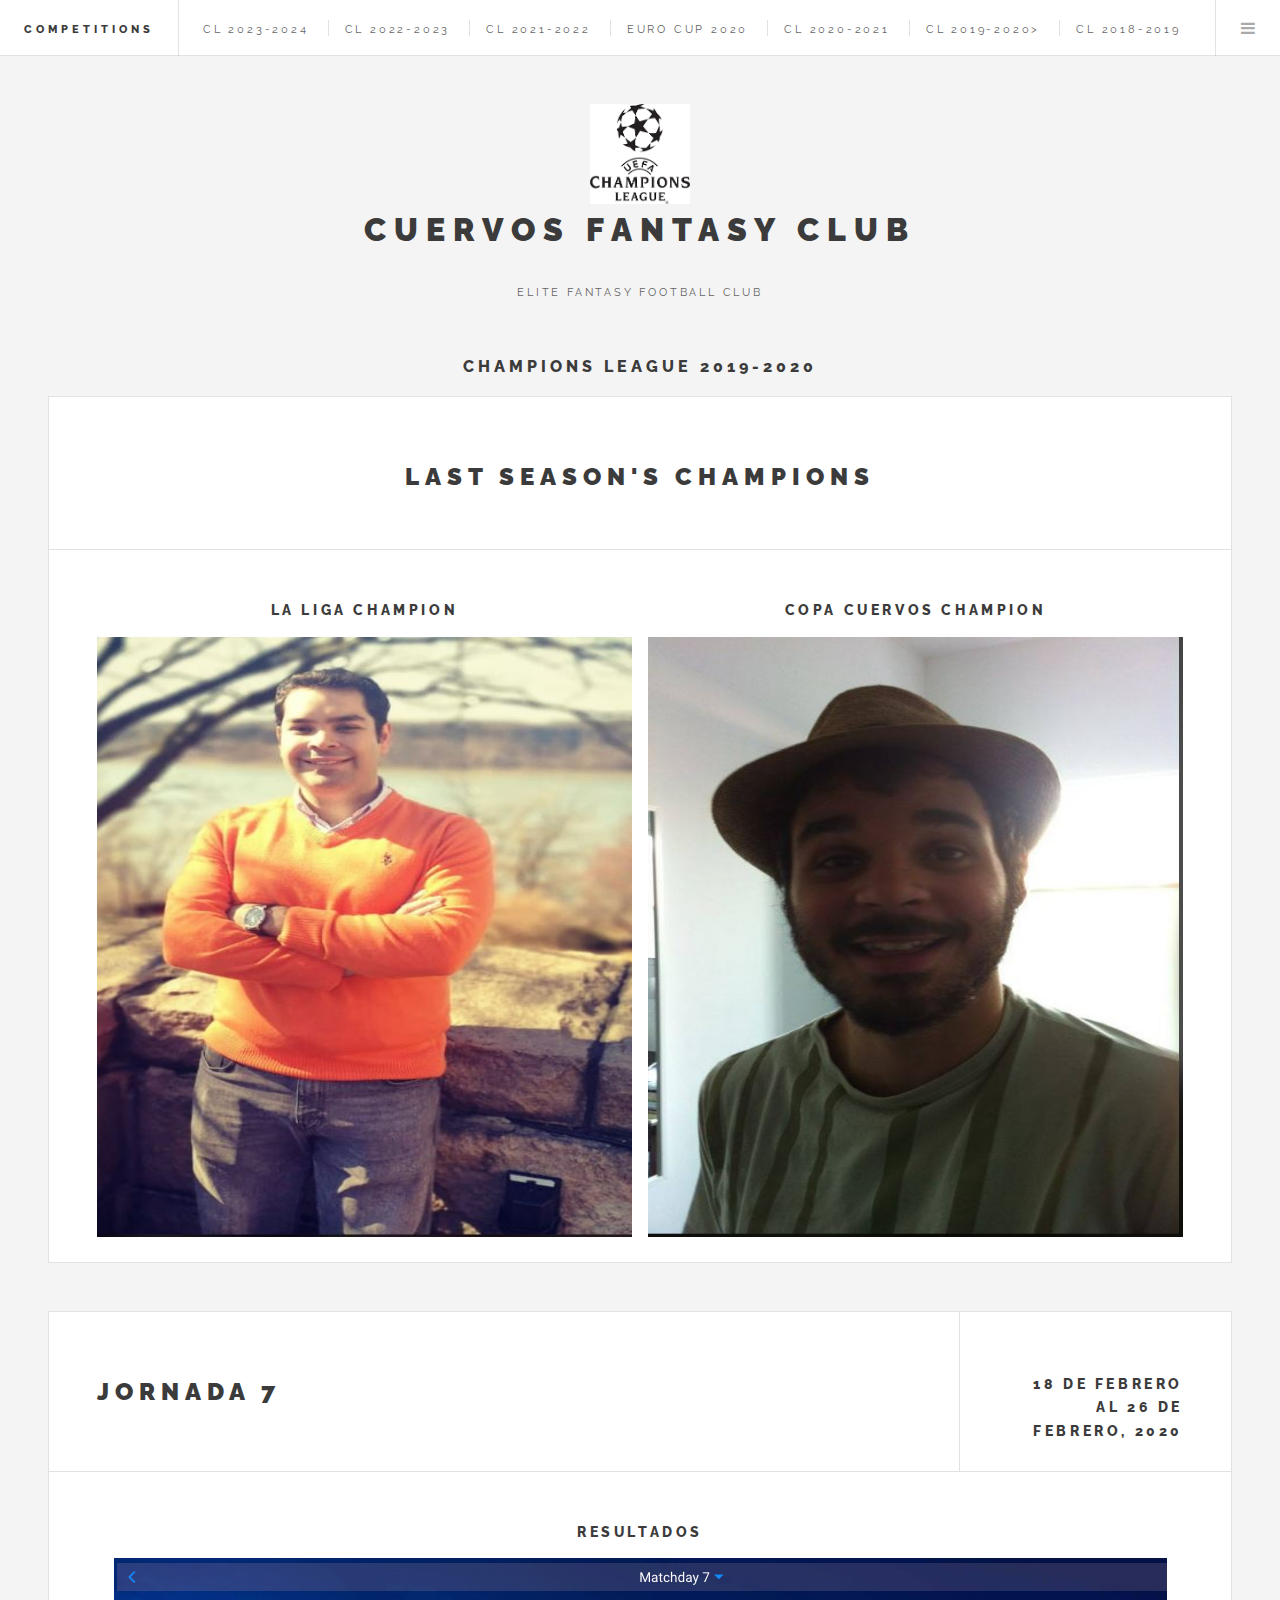
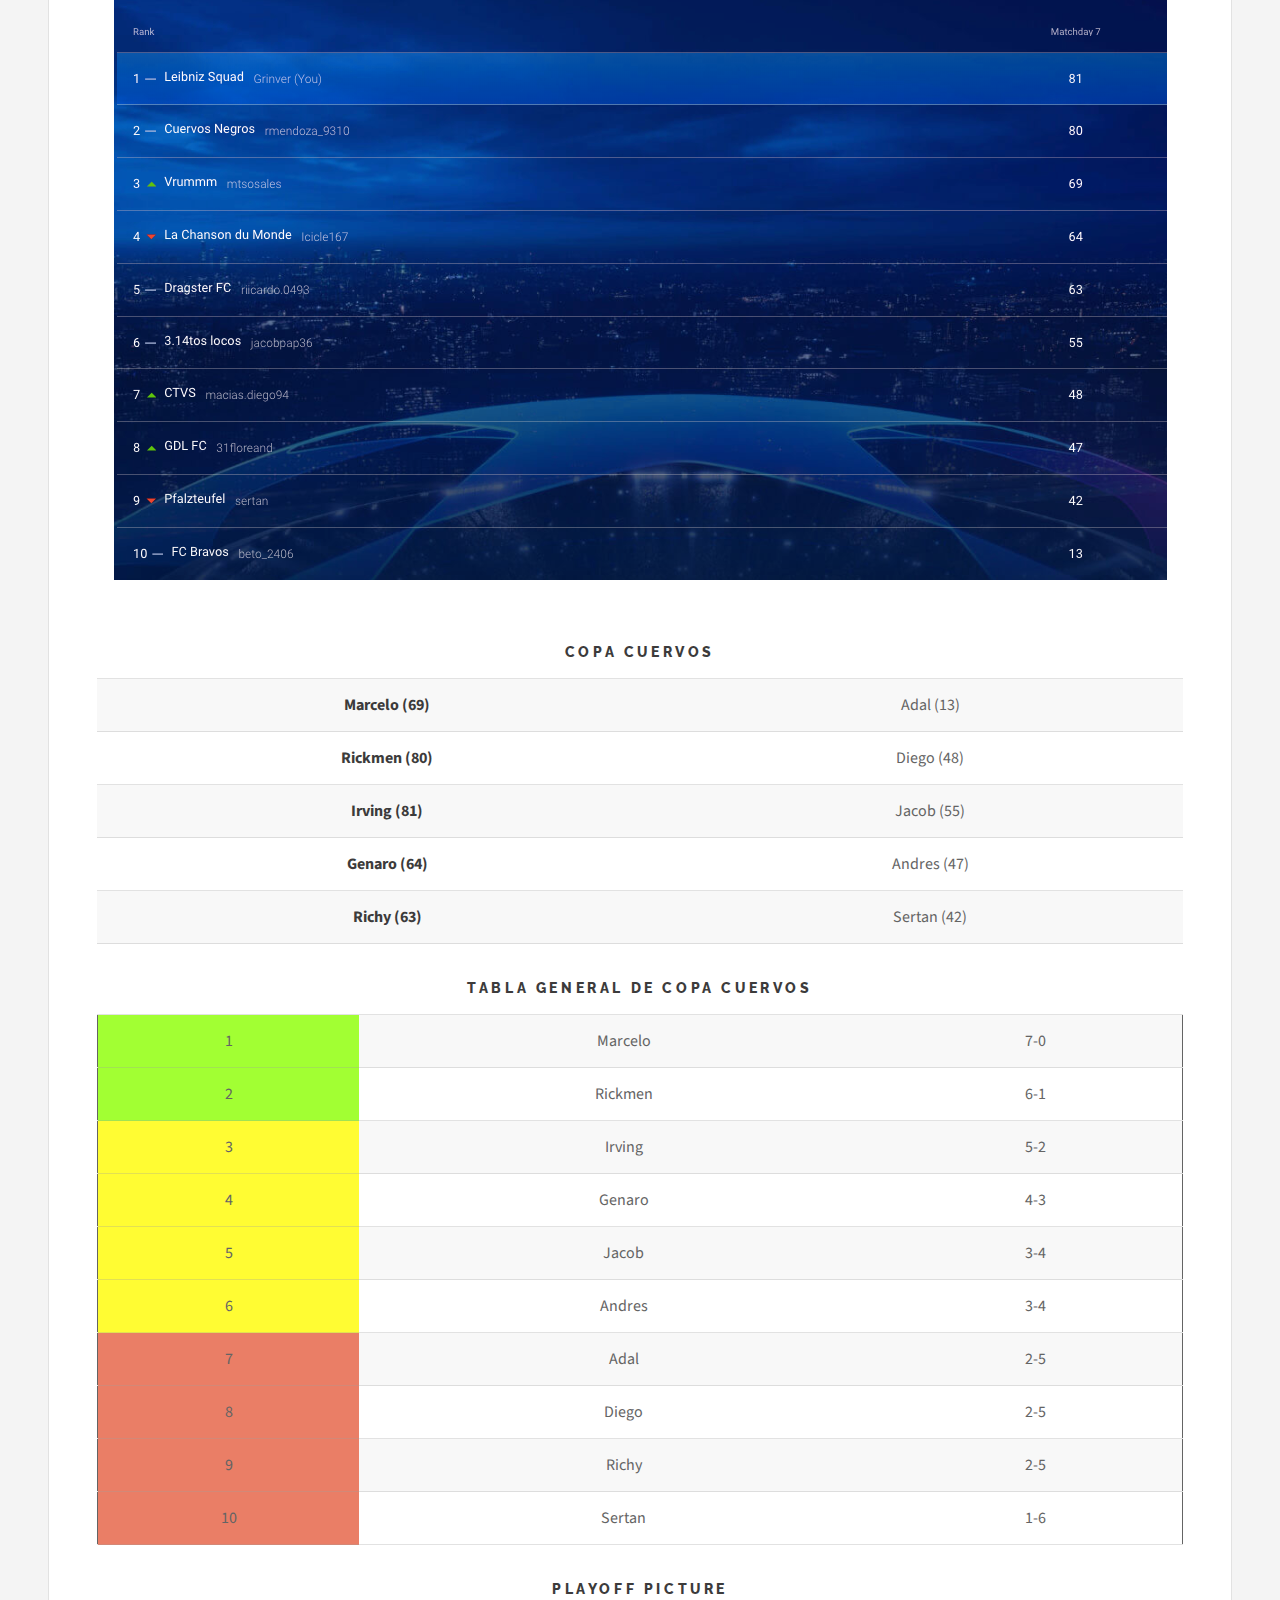
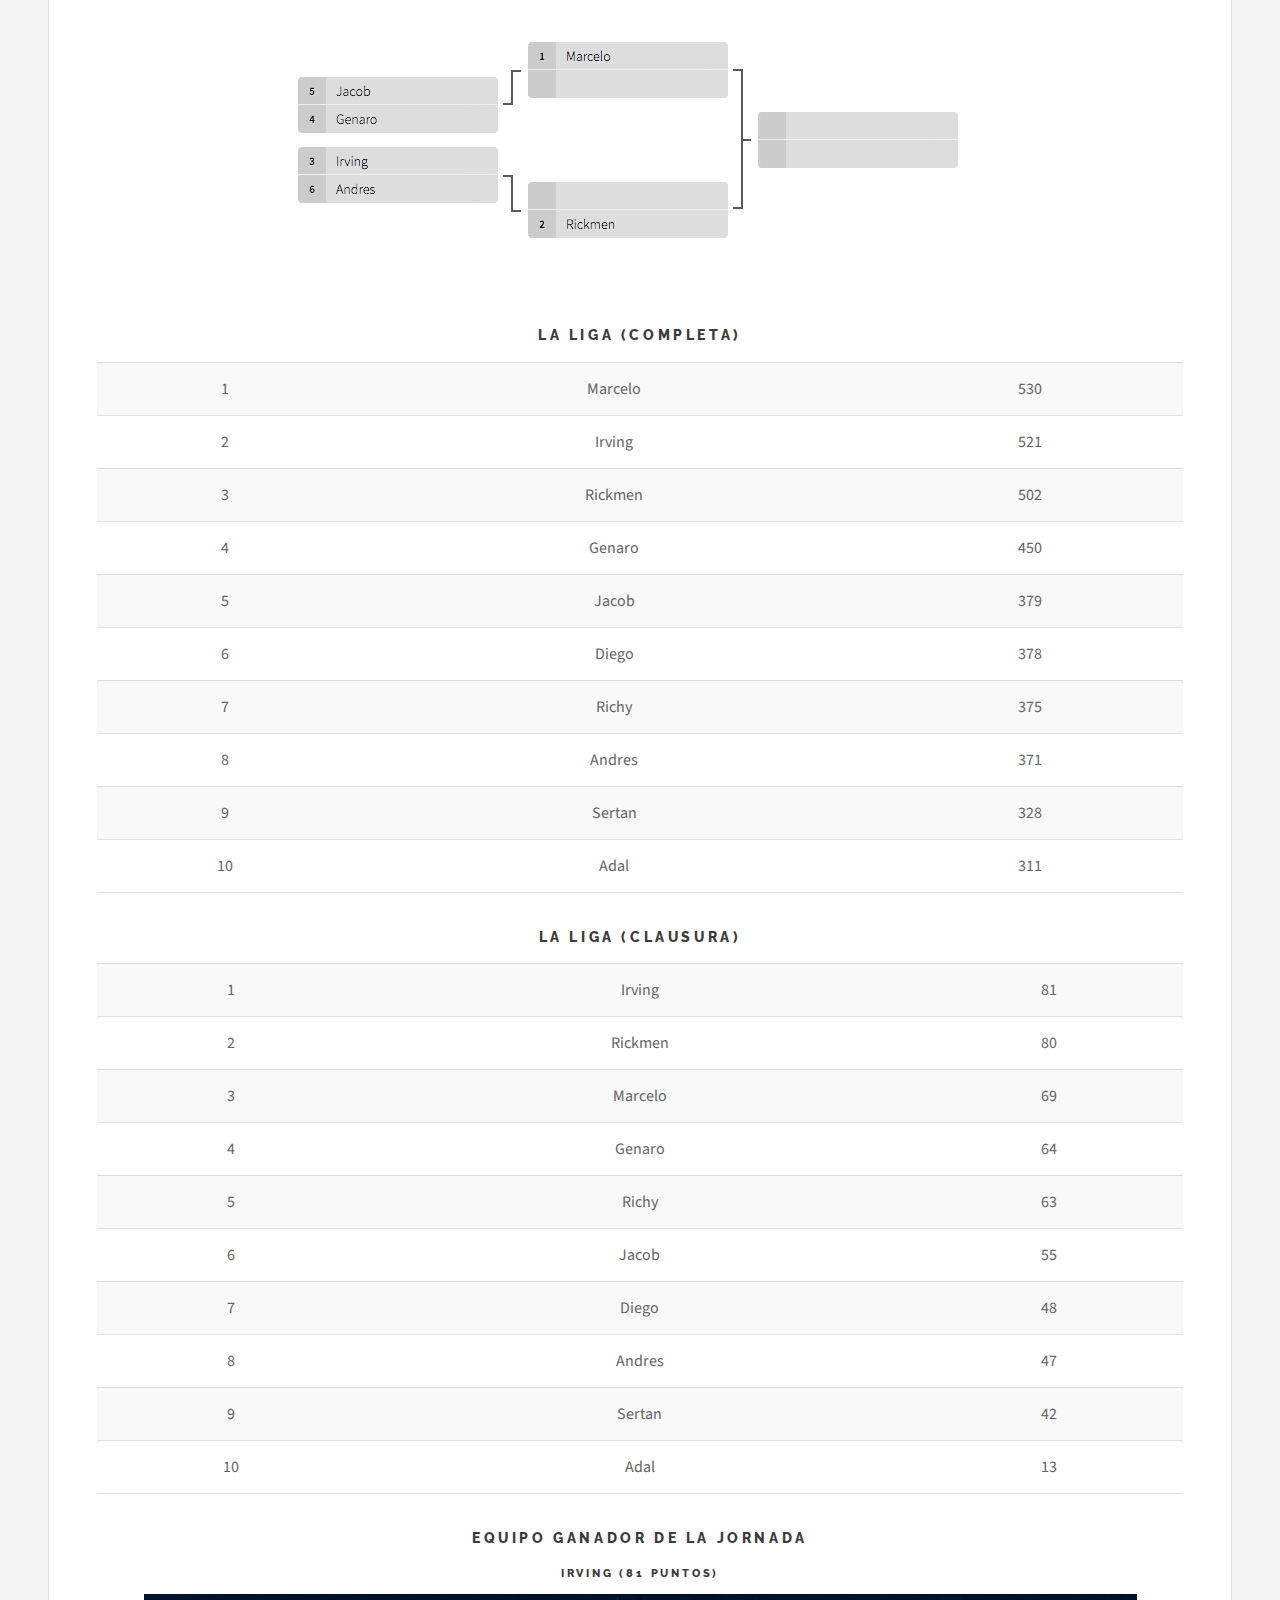
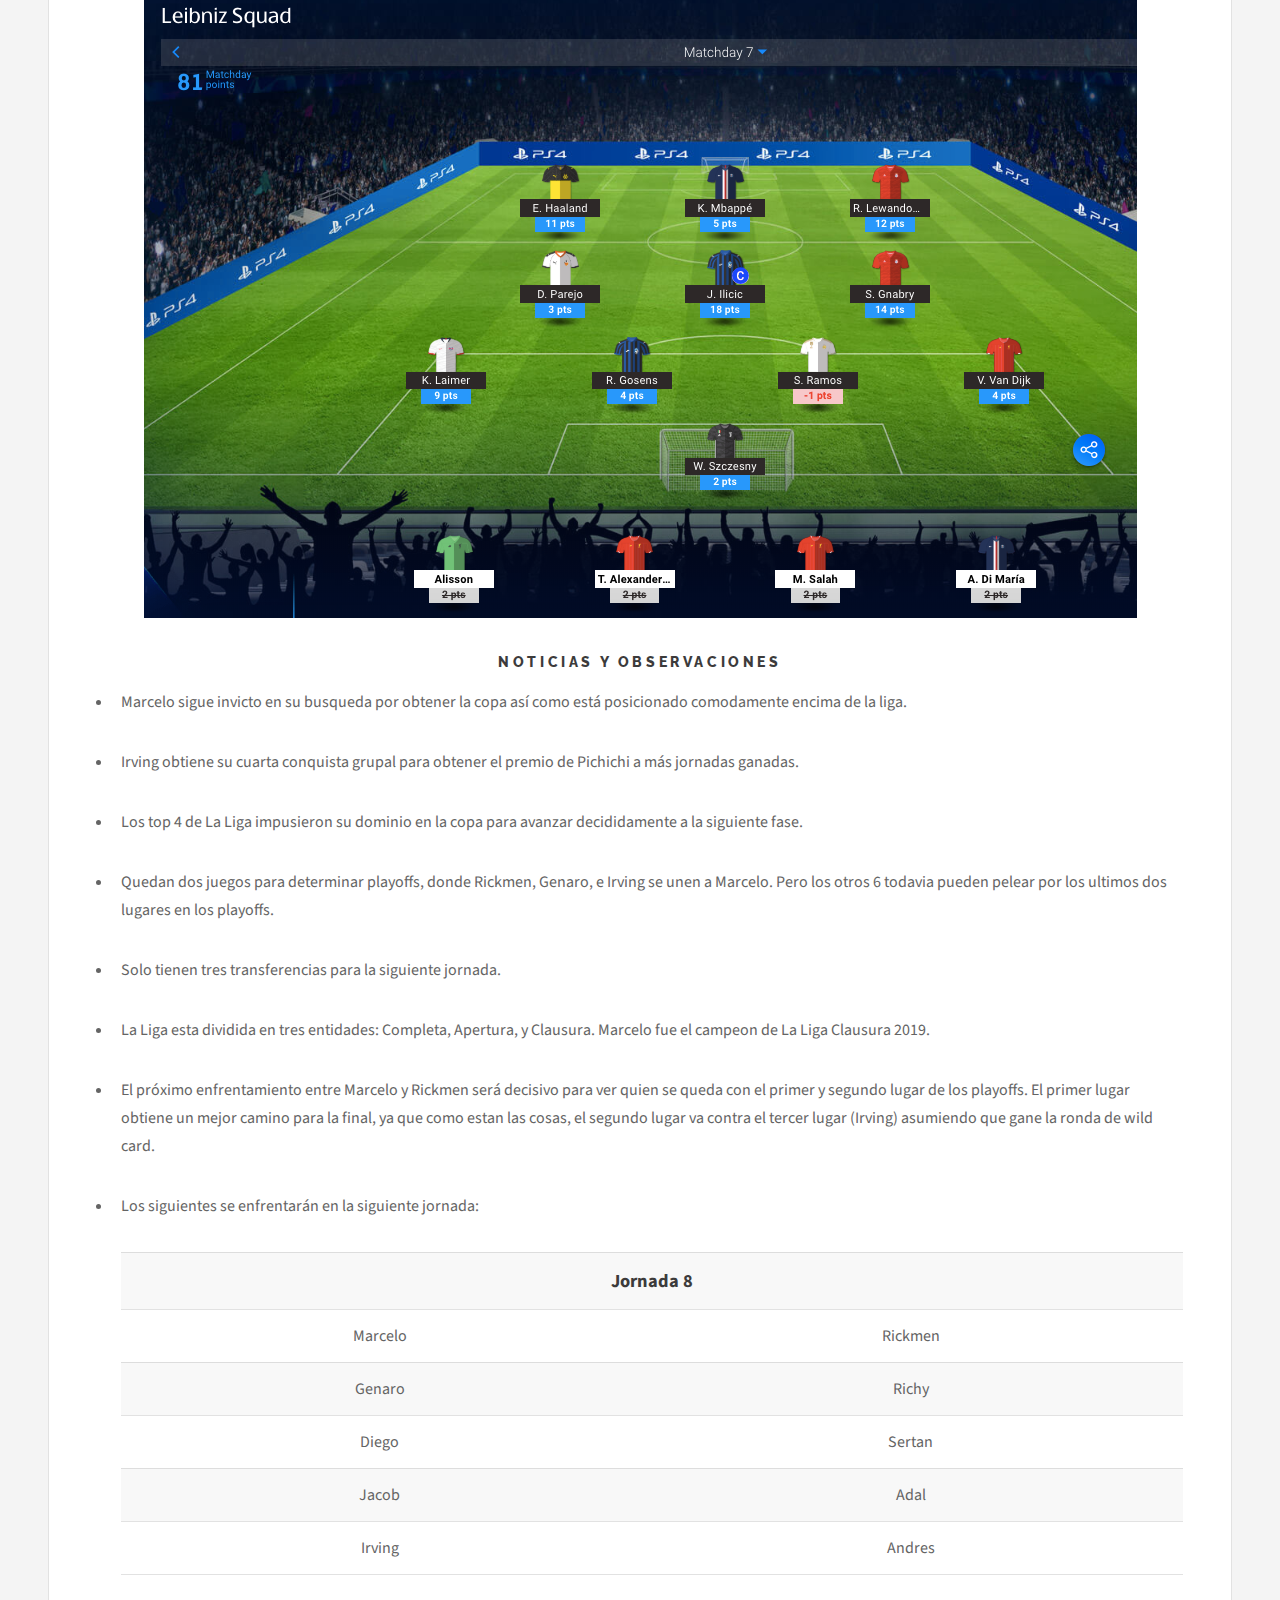
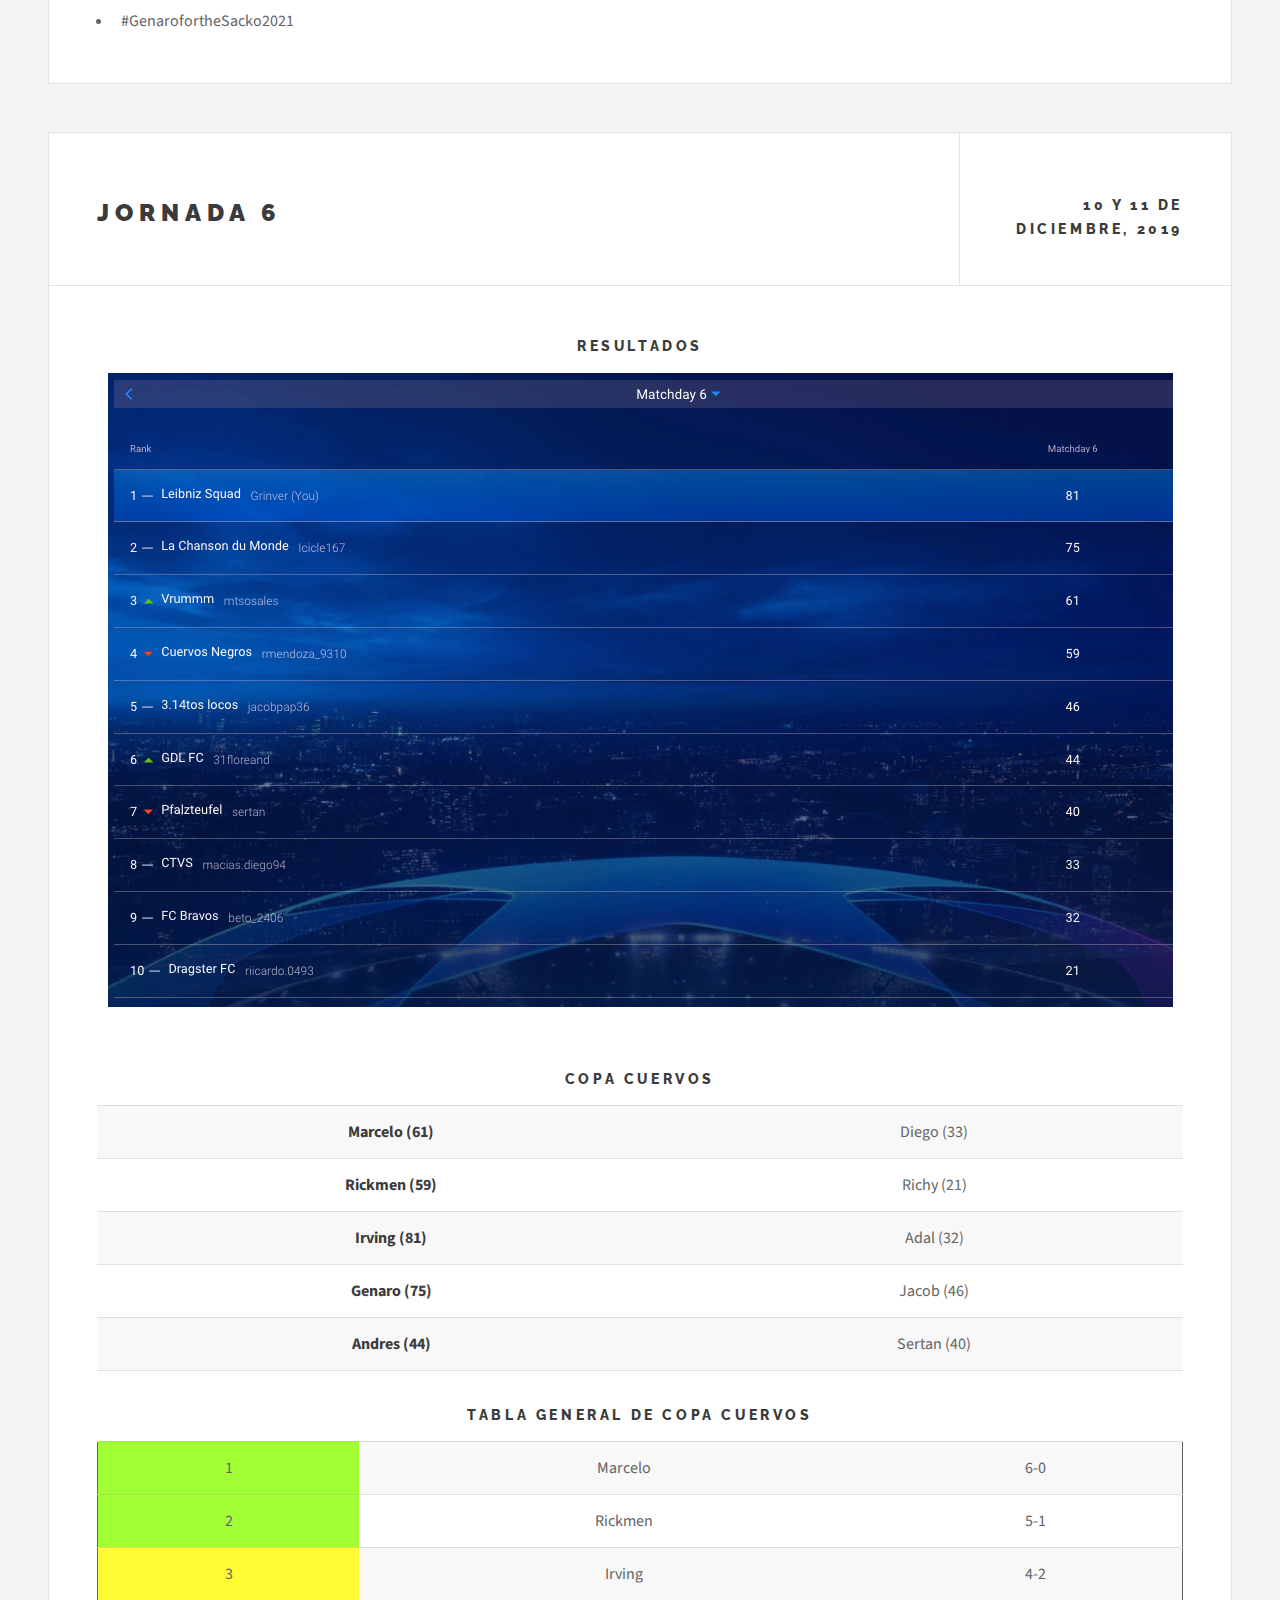
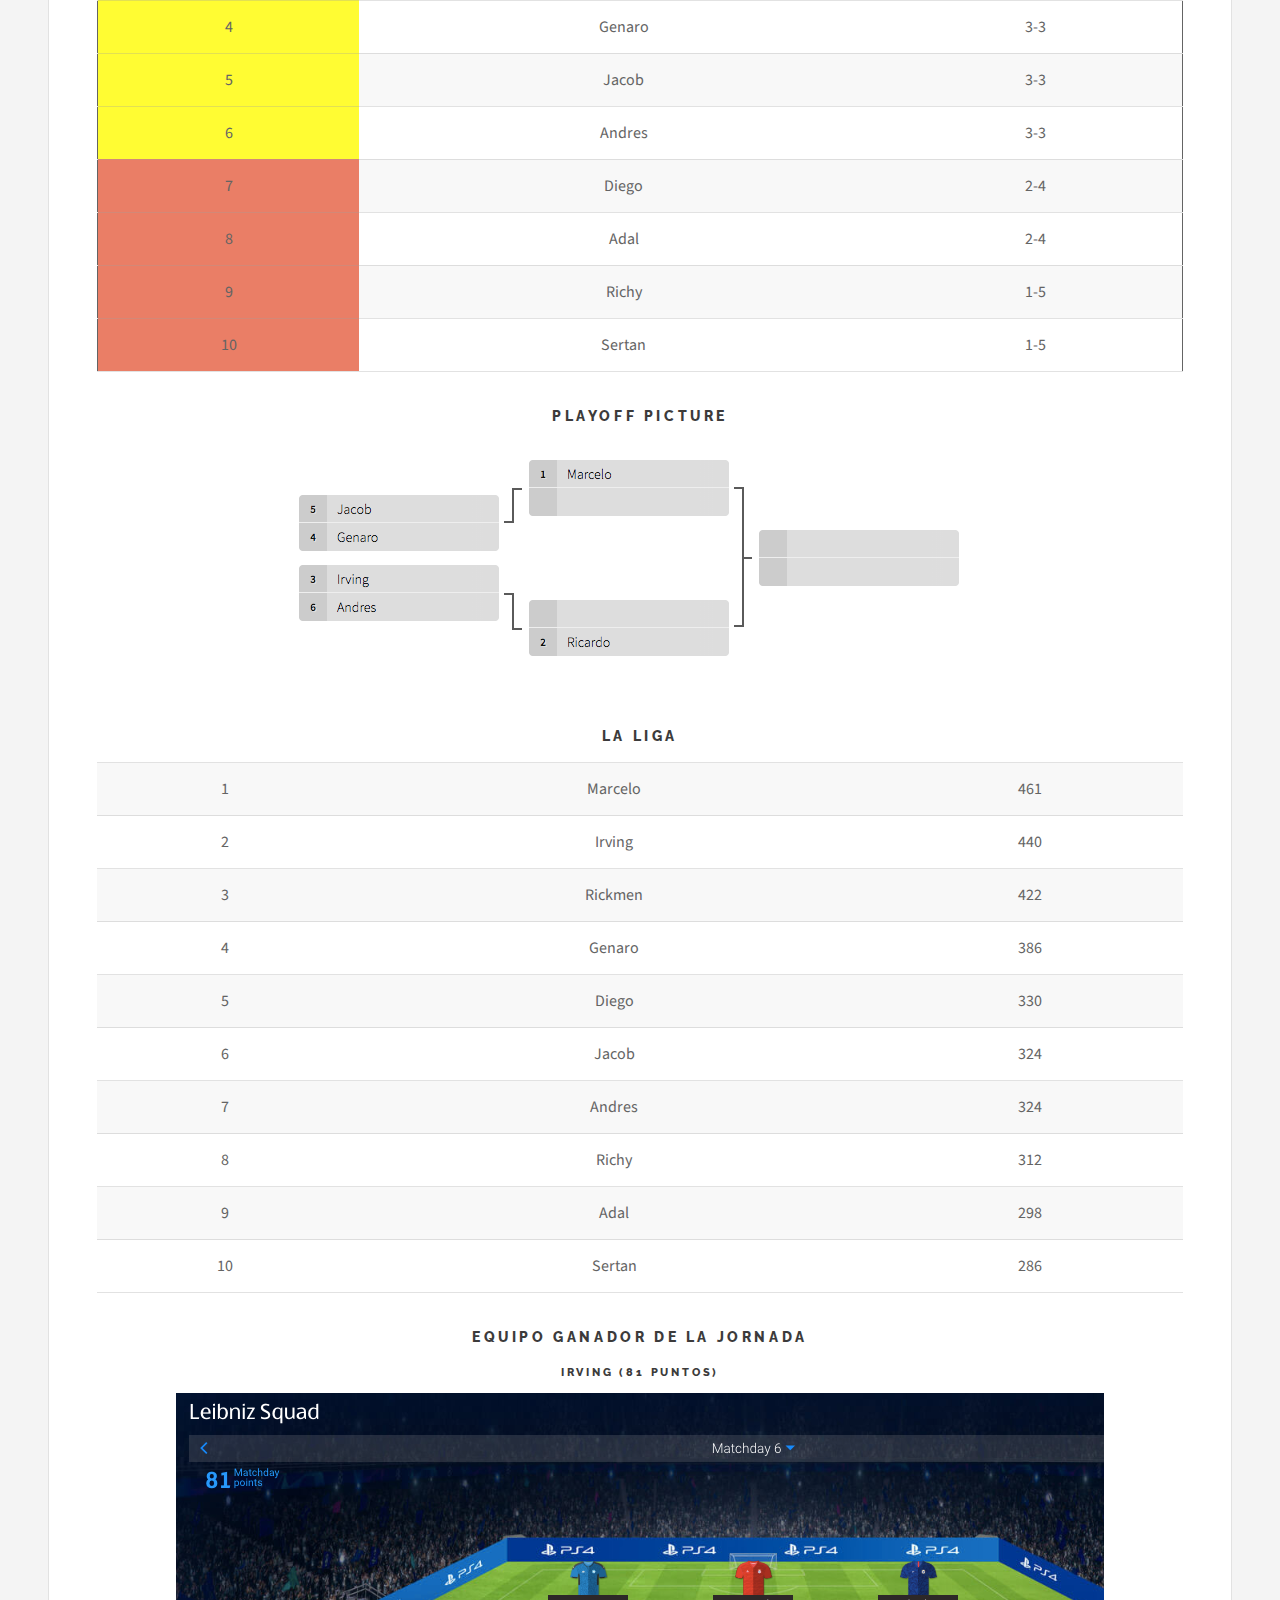
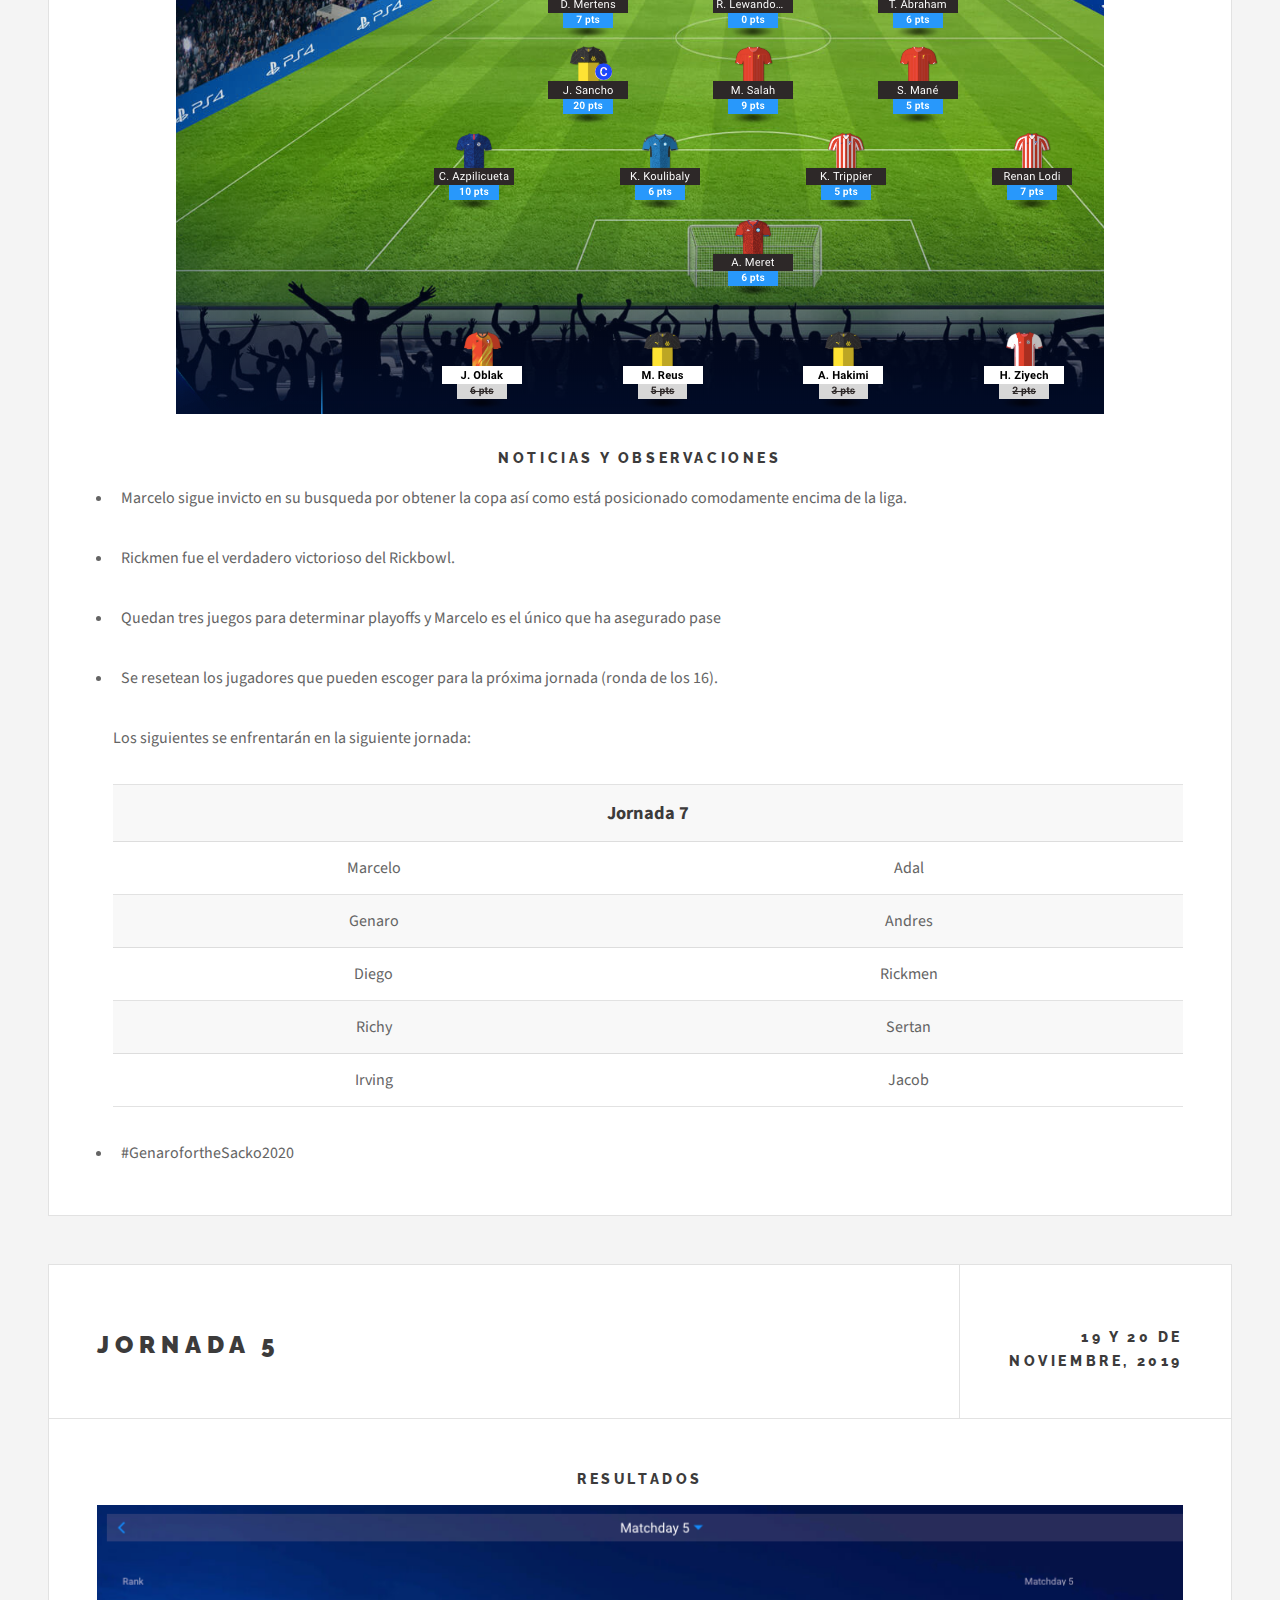
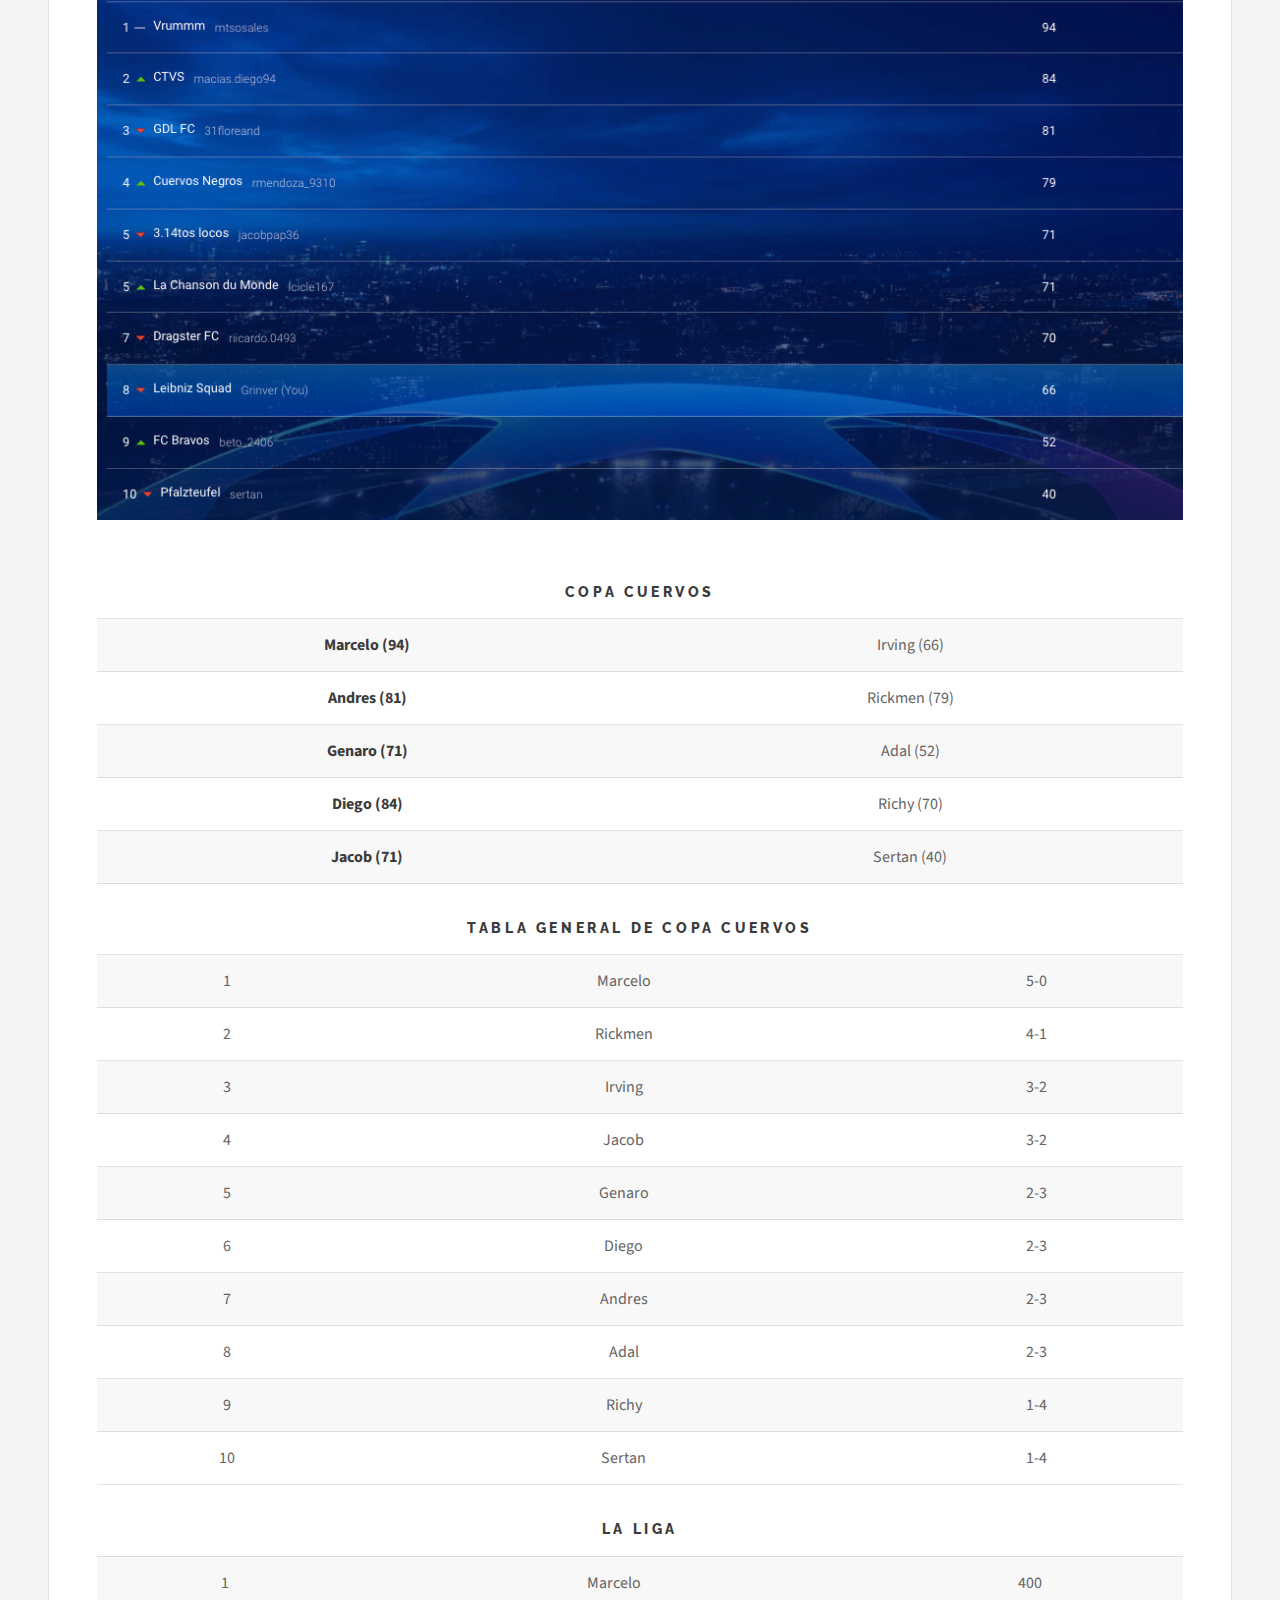
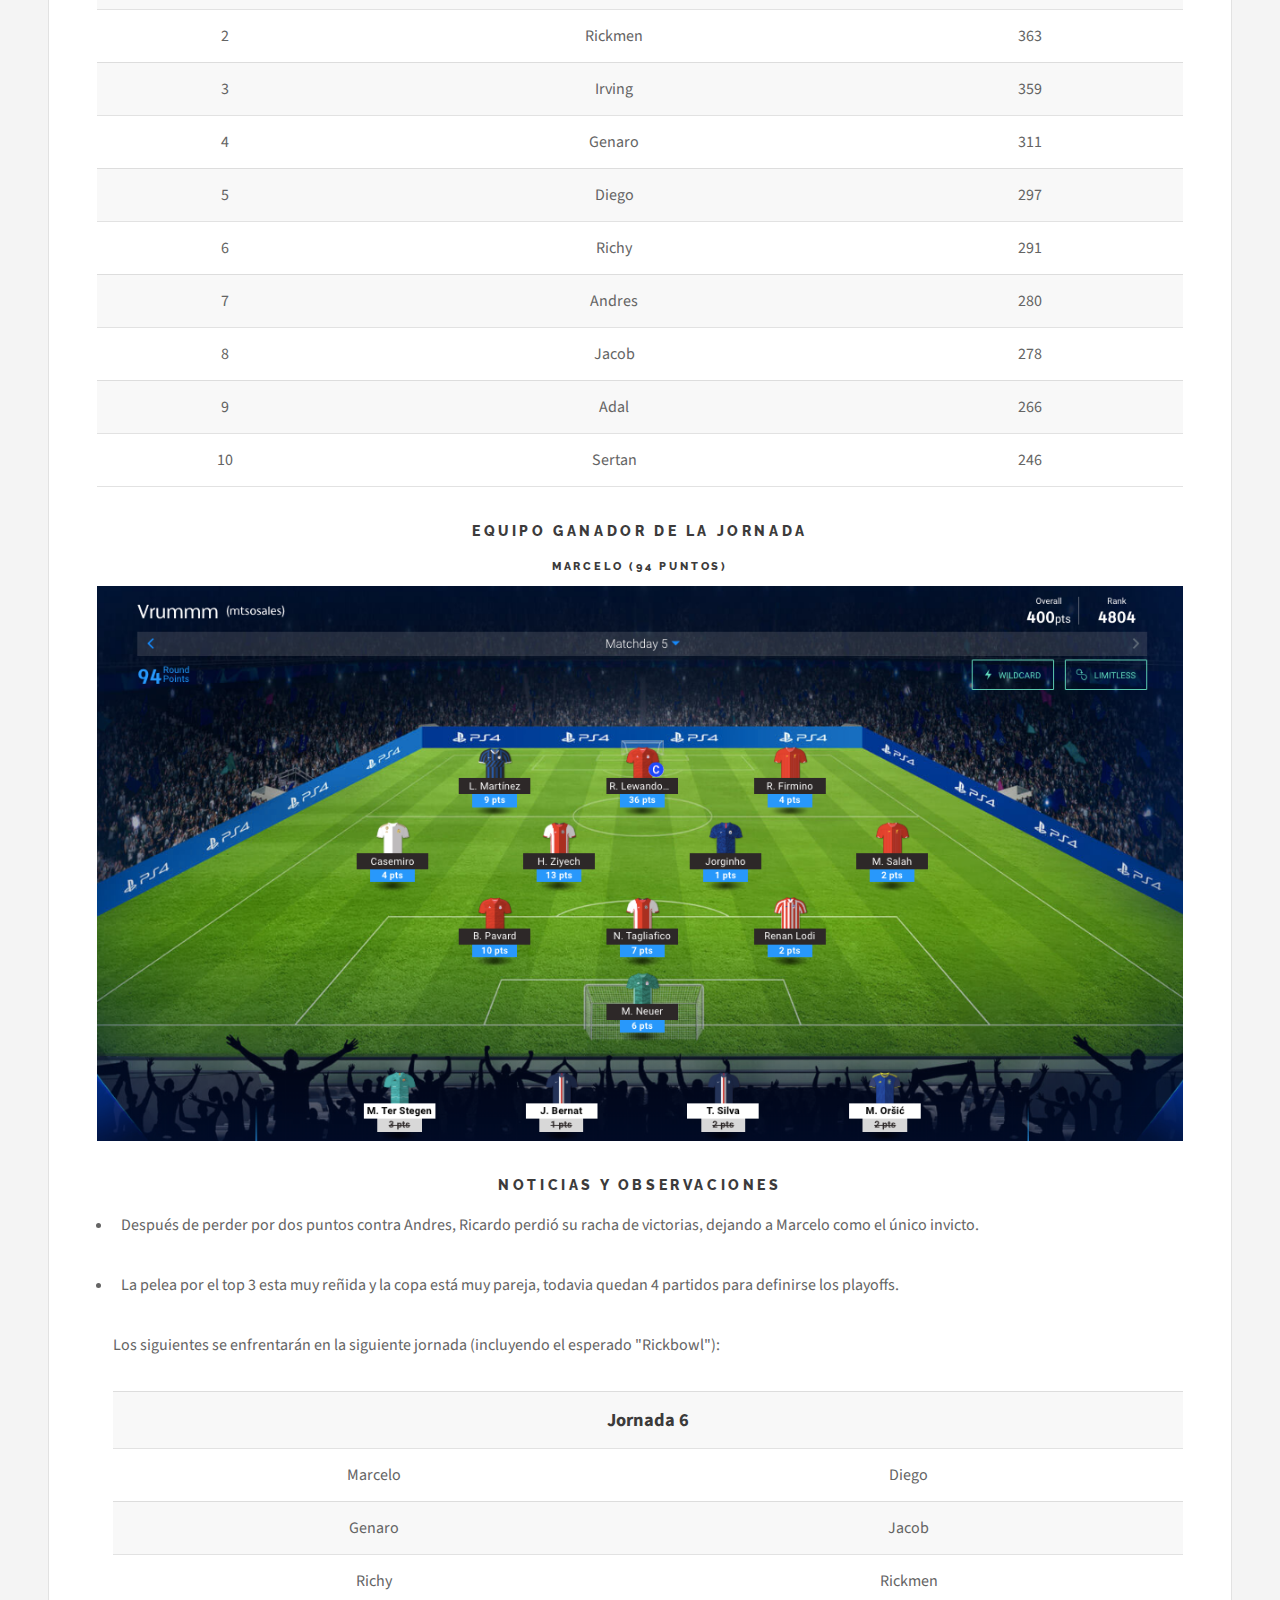
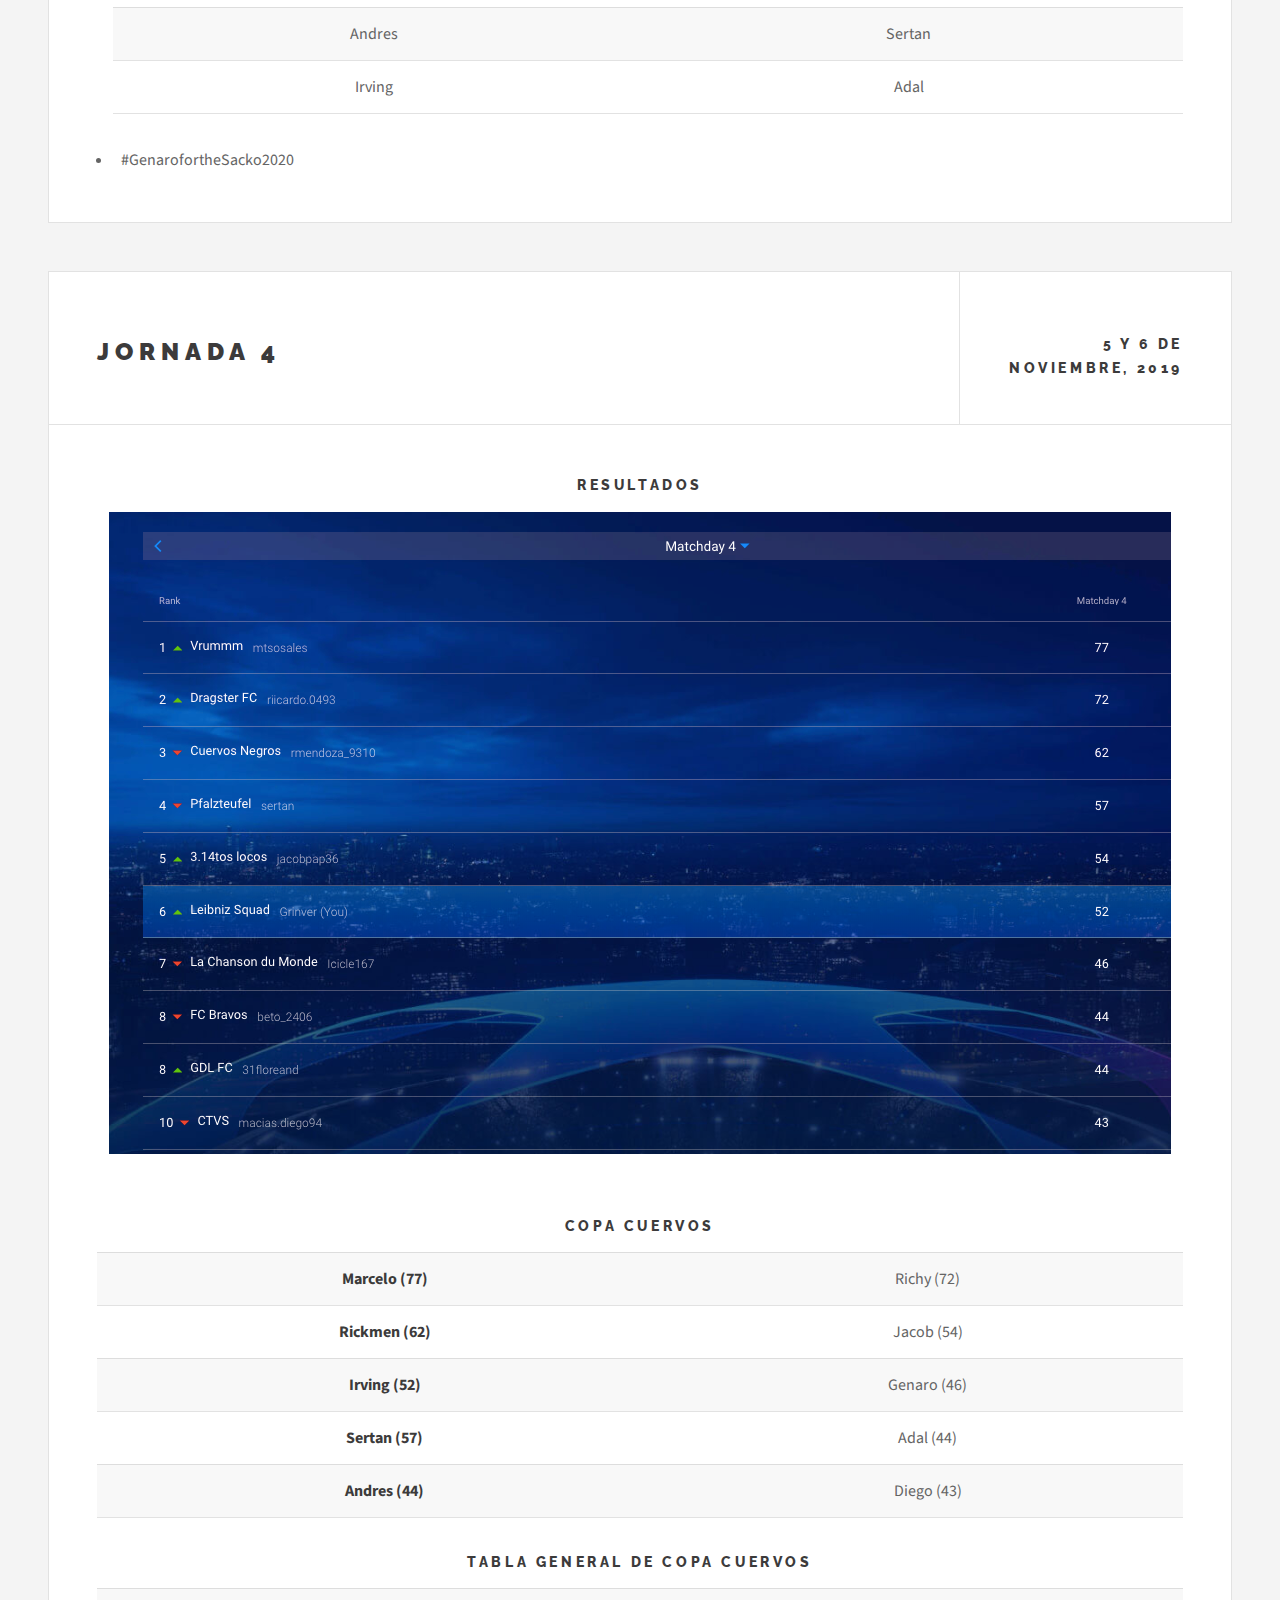
<file: cl201920.html>
<!DOCTYPE HTML>
<!--
	Future Imperfect by HTML5 UP
	html5up.net | @ajlkn
	Free for personal and commercial use under the CCA 3.0 license (html5up.net/license)
-->
<html>
	<head>
		<meta name="viewport" content="width=device-width, initial-scale=1.0">
		
		 <link rel = "icon" href =  
"https://d1yjjnpx0p53s8.cloudfront.net/styles/logo-thumbnail/s3/022016/logo_cuervos.jpg?itok=GBm3IHyB" 
        type = "image/x-icon"> 
          
		<style>
			img.resize1 {
  				width: 800;
  				height: 400;
  				margin-left: auto;
  				margin-right: auto;
			}
			
			img.resizephone {
 				 width: auto ;
  				 max-width: 100% ;
  				 height: auto ;
			}
		
			table, td, th, tr {  
  				border: 1px solid; 
				text-align: center;
			}
			
			th[colspan="2"] {
    				text-align: center;
				font-size: 1.15em;
				padding-top: 12px;
  				padding-bottom: 12px;

			}
			
			table.tablec, td.tablec, th.tablec {  
  				border: 1px solid; 
				text-align: center;
			}

			table {
 			border-collapse: collapse;
			}
			
			table.tablec {
 			border-collapse: collapse;
			}
			
			table tbody tr:nth-child(2n + 1) {
				background-color: rgba(160, 160, 160, 0.075);
			} 
			
			
			
			* {
			  box-sizing: border-box;
			}

			.column {
				float: left;
				width: 50%;
				padding: 5px;
			}

			/* Clearfix (clear floats) */
			.row::after {
				content: "";
				clear: both;
				display: table;
			}
			
			.center {
 				display: block;
  				margin-left: auto;
 				margin-right: auto;
  				width: 75%;
			}
			
			
			
		</style>
		
		
		<title>Cuervos Fantasy Club</title>
		<meta charset="utf-8" />
		<!--<meta name="viewport" content="width=device-width, initial-scale=1, user-scalable=no" /> -->
		<link rel="stylesheet" href="assets/css/main.css" /> 
	</head>
	<body class="is-preload">

		<!-- Wrapper -->
			<div id="wrapper">

				<!-- Header -->
					<header id="header">
						<h1><a href="index.html">Competitions</a></h1>
						<nav class="links">
							<ul>
								<li><a href="cl2324.html">CL 2023-2024</a></li>
								<li><a href="cl2223.html">CL 2022-2023</a></li>
								<li><a href="cl2122.html">CL 2021-2022</a></li>
								<li><a href="ec2020.html">Euro Cup 2020</a></li>
								<li><a href="cl2021.html">CL 2020-2021</a></li>
								<li><a href="cl201920.html">CL 2019-2020></a></li>
								<li><a href="cl201819.html">CL 2018-2019</a></li>
								<li><a href="wc2018.html">World Cup 2018</a></li>
								<li><a href="cl201718.html">CL 2017-2018</a></li>
								<li><a href="cl201617.html">CL 2016-2017</a></li>
								<li><a href="ec2016.html">Euro Cup 2016</a></li>
								<li><a href="cl201516.html">CL 2015-2016</a></li>
							</ul>
						</nav>
						<nav class="main">
							<ul>
								<li class="menu">
									<a class="fa-bars" href="#menu">Menu</a>
								</li>
							</ul>
						</nav>
					</header>

				<!-- Menu -->
					<section id="menu">

						<!-- Links -->
							<section>
								<ul class="links">
									<li>
										<a href="cl2324.html">
											<h3>CL 2023-2024</h3>
										</a>
									</li>
									<li>
										<a href="cl2223.html">
											<h3>CL 2022-2023</h3>
										</a>
									</li>
									<li>
										<a href="cl2122.html">
											<h3>CL 2021-2022</h3>
										</a>
									</li>
									<li>
										<a href="ec2020.html">
											<h3>Euro Cup 2020</h3>
										</a>
									</li>
									<li>
										<a href="cl2021.html">
											<h3>CL 2020-2021</h3>
										</a>
									</li>
									<li>
										<a href="cl201920.html">
											<h3>CL 2019-2020</h3>
										</a>
									</li>
									<li>
										<a href="cl201819.html">
											<h3>CL 2018-2019</h3>
										</a>
									</li>
									<li>
										<a href="wc2018.html">
											<h3>World Cup 2018</h3>
										</a>
									</li>
									<li>
										<a href="cl201718.html">
											<h3>CL 2017-2018</h3>
										</a>
									</li>
									<li>
										<a href="cl201617.html">
											<h3>CL 2016-2017</h3>
										</a>
									</li>
									<li>
										<a href="ec2016.html">
											<h3>Euro Cup 2016</h3>
										</a>
									</li>
									<li>
										<a href="cl201516.html">
											<h3>CL 2015-2016</h3>
										</a>
									</li>
								</ul>
							</section>

					</section>

				<!-- Main -->
					<div id="main">
					<h1 style="text-align:center">Champions League 2019-2020</h1>
						

						<article class="post">
								<header>
									<div class="title">
										<h2 style="text-align:center">Last Season's Champions</h2>
									</div>
									
								</header>
							
								<div class="row">
  									<div class="column">
										<h3 style="text-align:center">La Liga Champion</h3>
   										<img height="600" src="images/irving1920.JPG" style="width:100%">
									</div>
									<div class="column">
										<h3 style="text-align:center">Copa Cuervos Champion</h3>
										<img height="600" src="images/marcelo1920.JPG" style="width:100%">
									</div>
								</div>
								
							</article>
						
						<article class="post">
								<header>
									<div class="title">
										<h2>Jornada 7</h2>
									</div>
									<div class="meta">
										<h3> 18 de Febrero al 26 de Febrero, 2020</h3>
									</div>
								</header>

								<h3 style="text-align:center">Resultados</h3>
								<div style="display: flex; justify-content: center;">
									<img class="resizephone" src="imagesCL1920/resultsmd7.png" alt=""/>
								</div>
								<p> </p> <br>
								<h3 style="text-align:center">Copa Cuervos</h3>
								<table>
										<tr>
											<td><b> Marcelo (69) </b></td>
											<td> Adal (13) </td>
										</tr>
										<tr>
											<td><b> Rickmen (80) </b></td>
											<td> Diego (48) </td>
										</tr>
										<tr>
											<td><b> Irving (81) </b></td>
											<td> Jacob (55) </td>
										</tr>
										<tr>
											<td><b> Genaro (64) </b></td>
											<td> Andres (47) </td>
										</tr>
										<tr>
											<td><b> Richy (63) </b></td>
											<td> Sertan (42) </td>
										</tr>
										
								</table>
								<p> </p> 
							
								<h3 style="text-align:center">Tabla General de Copa Cuervos</h3>
 								<table class="tablec">
  										<tr>
  									    		<td bgcolor="#A2FF33">1</td>
   									   		<td>Marcelo</td>
  									    		<td>7-0</td>											   
										</tr>
			
  										<tr>
  									    		<td bgcolor="#A2FF33">2</td>
   									   		<td>Rickmen</td>
  											<td>6-1</td>
 									   	</tr>
														
  										<tr>
  											<td bgcolor="#FFFC33">3</td>
   									 		<td>Irving</td>
  									    		<td>5-2</td>
 									   	</tr>
														
  										<tr>
  									    		<td bgcolor="#FFFC33">4</td>
   									   		<td>Genaro</td>
  									    		<td>4-3</td>
 									   	</tr>
														
  										<tr>
  									    		<td bgcolor="#FFFC33">5</td>
   									   		<td>Jacob</td>
  									    		<td>3-4</td>
 									   	</tr>
									
  										<tr>
  									    		<td bgcolor="#FFFC33">6</td>
   									   		<td>Andres</td>
  									    		<td>3-4</td>
 									   	</tr>
																				
														
  										<tr>
  									    		<td bgcolor="#EA7E66">7</td>
   									   		<td>Adal</td>
  									    		<td>2-5</td>
 									   	</tr>
														
  										<tr>
  									    		<td bgcolor="#EA7E66">8</td>
   									   		<td>Diego</td>
  									    		<td>2-5</td>
 									   	</tr>
														
			
										<tr>
											<td bgcolor="#EA7E66">9</td>
											<td>Richy</td>
											<td>2-5</td>
										</tr>
													
										<tr>
											<td bgcolor="#EA7E66">10</td>
											<td>Sertan</td>
											<td>1-6</td>
										</tr>
								</table>
								<h3 style="text-align:center">Playoff Picture</h3>
								<div style="display: flex; justify-content: center;">
									<img class="resizephone" src="imagesCL1920/playoffmd7.png" alt=""/>
								</div>
								
								<p> </p>
								
								<h3 style="text-align:center">La Liga (Completa) </h3>
 								<table>
  										<tr>
  									    		<td>1</td>
   									   		<td>Marcelo</td>
  									    		<td>530</td>
										</tr>
				
  										<tr>
  									    		<td>2</td>
   									   		<td>Irving</td>
  									    		<td>521</td>
 									   	</tr>
														
  										<tr>
  									    		<td>3</td>
   									   		<td>Rickmen</td>
  									    		<td>502</td>
 									   	</tr>
														
  										<tr>
  									    		<td>4</td>
   									   		<td>Genaro</td>
  									    		<td>450</td>
 									   	</tr>
														
  										<tr>
  									    		<td>5</td>
   									   		<td>Jacob</td>
  									    		<td>379</td>
 									   	</tr>
														
  										<tr>
  									    		<td>6</td>
   									   		<td>Diego</td>
  									    		<td>378</td>
 									   	</tr>
														
  										<tr>
  									    		<td>7</td>
   									   		<td>Richy</td>
  									    		<td>375</td>
 									   	</tr>
														
  										<tr>
  									    		<td>8</td>
   									   		<td>Andres</td>
 										    	<td>371</td>
 									   	</tr>
													
										<tr>
											<td>9</td>
											<td>Sertan</td>
											<td>328</td>
										</tr>
													
										<tr>
											<td>10</td>
											<td>Adal</td>
											<td>311</td>
										</tr>
 								 </table>
							
							<h3 style="text-align:center">La Liga (Clausura) </h3>
 								<table>
  										<tr>
  									    		<td>1</td>
   									   		<td>Irving</td>
  									    		<td>81</td>
										</tr>
				
  										<tr>
  									    		<td>2</td>
   									   		<td>Rickmen</td>
  									    		<td>80</td>
 									   	</tr>
														
  										<tr>
  									    		<td>3</td>
   									   		<td>Marcelo</td>
  									    		<td>69</td>
 									   	</tr>
														
  										<tr>
  									    		<td>4</td>
   									   		<td>Genaro</td>
  									    		<td>64</td>
 									   	</tr>
														
  										<tr>
  									    		<td>5</td>
   									   		<td>Richy</td>
  									    		<td>63</td>
 									   	</tr>
														
  										<tr>
  									    		<td>6</td>
   									   		<td>Jacob</td>
  									    		<td>55</td>
 									   	</tr>
														
  										<tr>
  									    		<td>7</td>
   									   		<td>Diego</td>
  									    		<td>48</td>
 									   	</tr>
														
  										<tr>
  									    		<td>8</td>
   									   		<td>Andres</td>
 										    	<td>47</td>
 									   	</tr>
													
										<tr>
											<td>9</td>
											<td>Sertan</td>
											<td>42</td>
										</tr>
													
										<tr>
											<td>10</td>
											<td>Adal</td>
											<td>13</td>
										</tr>
 								 </table>
							
							
							
							
							
							
							
								<p> </p>
								<h3 style="text-align:center">Equipo Ganador de la Jornada</h3>
								<h4 style="text-align:center">Irving (81 puntos)</h4>
								<div style="display: flex; justify-content: center;">
									<img class="resizephone" src="imagesCL1920/bestteammd7.png" alt=""/>
								</div>

								<p> </p>
								
								
								
									<h3 style = "text-align:center">Noticias y Observaciones</h3>
									<ul>
  										<li><p>Marcelo sigue invicto en su busqueda por obtener la copa así como está posicionado comodamente encima de la liga. </p></li>
										<li><p>Irving obtiene su cuarta conquista grupal para obtener el premio de Pichichi a más jornadas ganadas.  </p></li>
										<li><p> Los top 4 de La Liga impusieron su dominio en la copa para avanzar decididamente a la siguiente fase. </p></li>
										<li><p> Quedan dos juegos para determinar playoffs, donde Rickmen, Genaro, e Irving se unen a Marcelo. Pero los otros 6 todavia pueden pelear por los ultimos dos lugares en los playoffs.</p></li>
										<li><p> Solo tienen tres transferencias para la siguiente jornada.</p></li>
										<li><p> La Liga esta dividida en tres entidades: Completa, Apertura, y Clausura. Marcelo fue el campeon de La Liga Clausura 2019.</li></p>
										<li><p> El próximo enfrentamiento entre Marcelo y Rickmen será decisivo para ver quien se queda con el primer y segundo lugar de los playoffs. El primer lugar obtiene 
											un mejor camino para la final, ya que como estan las cosas, el segundo lugar va contra el tercer lugar (Irving) asumiendo que gane la ronda de wild card. </p></li>
										<li><p>	Los siguientes se enfrentarán en la siguiente jornada:</p>
										
										<table>
											<tr>
												<th colspan="2"> Jornada 8 </th>
											</tr>
											<tr>
												<td>Marcelo</td>
												<td>Rickmen</td>
											</tr>
											<tr>
												<td>Genaro</td>
												<td>Richy</td>
											</tr>
											<tr>
												<td>Diego</td>
												<td>Sertan</td>
											</tr>
											<tr>
												<td>Jacob</td>
												<td>Adal</td>
											</tr>
											<tr>
												<td>Irving</td>
												<td>Andres</td>
											</tr>
										
										</table>
										</li>
										<li><p>#GenarofortheSacko2021</li>
									</ul>
							</article>
						
						
						<article class="post">
								<header>
									<div class="title">
										<h2>Jornada 6</h2>
									</div>
									<div class="meta">
										<h3> 10 y 11 de Diciembre, 2019</h3>
									</div>
								</header>

								<h3 style="text-align:center">Resultados</h3>
								<div style="display: flex; justify-content: center;">
									<img class="resizephone" src="imagesCL1920/resultsmd6.png" alt=""/>
								</div>
								<p> </p> <br>
								<h3 style="text-align:center">Copa Cuervos</h3>
								<table>
										<tr>
											<td><b> Marcelo (61) </b></td>
											<td> Diego (33) </td>
										</tr>
										<tr>
											<td><b> Rickmen (59) </b></td>
											<td> Richy (21) </td>
										</tr>
										<tr>
											<td><b> Irving (81) </b></td>
											<td> Adal (32) </td>
										</tr>
										<tr>
											<td><b> Genaro (75) </b></td>
											<td> Jacob (46) </td>
										</tr>
										<tr>
											<td><b> Andres (44) </b></td>
											<td> Sertan (40) </td>
										</tr>
										
								</table>
								<p> </p> 
							
								<h3 style="text-align:center">Tabla General de Copa Cuervos</h3>
 								<table class="tablec">
  										<tr>
  									    		<td bgcolor="#A2FF33">1</td>
   									   		<td>Marcelo</td>
  									    		<td>6-0</td>											   
										</tr>
			
  										<tr>
  									    		<td bgcolor="#A2FF33">2</td>
   									   		<td>Rickmen</td>
  											<td>5-1</td>
 									   	</tr>
														
  										<tr>
  											<td bgcolor="#FFFC33">3</td>
   									 		<td>Irving</td>
  									    		<td>4-2</td>
 									   	</tr>
														
  										<tr>
  									    		<td bgcolor="#FFFC33">4</td>
   									   		<td>Genaro</td>
  									    		<td>3-3</td>
 									   	</tr>
														
  										<tr>
  									    		<td bgcolor="#FFFC33">5</td>
   									   		<td>Jacob</td>
  									    		<td>3-3</td>
 									   	</tr>
									
  										<tr>
  									    		<td bgcolor="#FFFC33">6</td>
   									   		<td>Andres</td>
  									    		<td>3-3</td>
 									   	</tr>
																				
														
  										<tr>
  									    		<td bgcolor="#EA7E66">7</td>
   									   		<td>Diego</td>
  									    		<td>2-4</td>
 									   	</tr>
														
  										<tr>
  									    		<td bgcolor="#EA7E66">8</td>
   									   		<td>Adal</td>
  									    		<td>2-4</td>
 									   	</tr>
														
			
										<tr>
											<td bgcolor="#EA7E66">9</td>
											<td>Richy</td>
											<td>1-5</td>
										</tr>
													
										<tr>
											<td bgcolor="#EA7E66">10</td>
											<td>Sertan</td>
											<td>1-5</td>
										</tr>
								</table>
								<h3 style="text-align:center">Playoff Picture</h3>
								<div style="display: flex; justify-content: center;">
									<img class="resizephone" src="imagesCL1920/playoffmd6.png" alt=""/>
								</div>
								
								<p> </p>
								
								<h3 style="text-align:center">La Liga </h3>
 								<table>
  										<tr>
  									    		<td>1</td>
   									   		<td>Marcelo</td>
  									    		<td>461</td>
										</tr>
				
  										<tr>
  									    		<td>2</td>
   									   		<td>Irving</td>
  									    		<td>440</td>
 									   	</tr>
														
  										<tr>
  									    		<td>3</td>
   									   		<td>Rickmen</td>
  									    		<td>422</td>
 									   	</tr>
														
  										<tr>
  									    		<td>4</td>
   									   		<td>Genaro</td>
  									    		<td>386</td>
 									   	</tr>
														
  										<tr>
  									    		<td>5</td>
   									   		<td>Diego</td>
  									    		<td>330</td>
 									   	</tr>
														
  										<tr>
  									    		<td>6</td>
   									   		<td>Jacob</td>
  									    		<td>324</td>
 									   	</tr>
														
  										<tr>
  									    		<td>7</td>
   									   		<td>Andres</td>
  									    		<td>324</td>
 									   	</tr>
														
  										<tr>
  									    		<td>8</td>
   									   		<td>Richy</td>
 										    	<td>312</td>
 									   	</tr>
													
										<tr>
											<td>9</td>
											<td>Adal</td>
											<td>298</td>
										</tr>
													
										<tr>
											<td>10</td>
											<td>Sertan</td>
											<td>286</td>
										</tr>
 								 </table>
							
							
							
							
							
							
							
								<p> </p>
								<h3 style="text-align:center">Equipo Ganador de la Jornada</h3>
								<h4 style="text-align:center">Irving (81 puntos)</h4>
								<div style="display: flex; justify-content: center;">
									<img class="resizephone" src="imagesCL1920/bestteammd6.png" alt=""/>
								</div>

								<p> </p>
								
								
								
									<h3 style = "text-align:center">Noticias y Observaciones</h3>
									<ul>
  										<li><p>Marcelo sigue invicto en su busqueda por obtener la copa así como está posicionado comodamente encima de la liga. </p></li>
										<li><p>Rickmen fue el verdadero victorioso del Rickbowl. </p></li>
										<li><p> Quedan tres juegos para determinar playoffs y Marcelo es el único que ha asegurado pase</p></li>
										<li><p> Se resetean los jugadores que pueden escoger para la próxima jornada (ronda de los 16).</p></li>
											Los siguientes se enfrentarán en la siguiente jornada:</p>
										
										<table>
											<tr>
												<th colspan="2"> Jornada 7 </th>
											</tr>
											<tr>
												<td>Marcelo</td>
												<td>Adal</td>
											</tr>
											<tr>
												<td>Genaro</td>
												<td>Andres</td>
											</tr>
											<tr>
												<td>Diego</td>
												<td>Rickmen</td>
											</tr>
											<tr>
												<td>Richy</td>
												<td>Sertan</td>
											</tr>
											<tr>
												<td>Irving</td>
												<td>Jacob</td>
											</tr>
										
										</table>
										</li>
										<li><p>#GenarofortheSacko2020</li>
									</ul>
							</article>
						
						
						<article class="post">
								<header>
									<div class="title">
										<h2>Jornada 5</h2>
									</div>
									<div class="meta">
										<h3>19 y 20 de Noviembre, 2019</h3>
									</div>
								</header>

								<h3 style="text-align:center">Resultados</h3>
								<div style="display: flex; justify-content: center;">
									<img class="resizephone" src="imagesCL1920/resultsmd5.png" alt=""/>
								</div>
								<p> </p> <br>
								<h3 style="text-align:center">Copa Cuervos</h3>
								<table>
										<tr>
											<td><b> Marcelo (94) </b></td>
											<td> Irving (66) </td>
										</tr>
										<tr>
											<td><b> Andres (81) </b></td>
											<td> Rickmen (79) </td>
										</tr>
										<tr>
											<td><b> Genaro (71) </b></td>
											<td> Adal (52) </td>
										</tr>
										<tr>
											<td><b> Diego (84) </b></td>
											<td> Richy (70) </td>
										</tr>
										<tr>
											<td><b> Jacob (71) </b></td>
											<td> Sertan (40) </td>
										</tr>
										
								</table>
								<p> </p> 
							
								<h3 style="text-align:center">Tabla General de Copa Cuervos</h3>
 								<table id="table">
  										<tr>
  									    		<td>1</td>
   									   		<td>Marcelo</td>
  									    		<td>5-0</td>											   
										</tr>
			
  										<tr>
  									    		<td>2</td>
   									   		<td>Rickmen</td>
  											<td>4-1</td>
 									   	</tr>
														
  										<tr>
  											<td>3</td>
   									 		<td>Irving</td>
  									    		<td>3-2</td>
 									   	</tr>
														
  										<tr>
  									    		<td>4</td>
   									   		<td>Jacob</td>
  									    		<td>3-2</td>
 									   	</tr>
														
  										<tr>
  									    		<td>5</td>
   									   		<td>Genaro</td>
  									    		<td>2-3</td>
 									   	</tr>
									
  										<tr>
  									    		<td>6</td>
   									   		<td>Diego</td>
  									    		<td>2-3</td>
 									   	</tr>
																				
														
  										<tr>
  									    		<td>7</td>
   									   		<td>Andres</td>
  									    		<td>2-3</td>
 									   	</tr>
														
  										<tr>
  									    		<td>8</td>
   									   		<td>Adal</td>
  									    		<td>2-3</td>
 									   	</tr>
														
			
										<tr>
											<td>9</td>
											<td>Richy</td>
											<td>1-4</td>
										</tr>
													
										<tr>
											<td>10</td>
											<td>Sertan</td>
											<td>1-4</td>
								</table>
								
								<p> </p>
								
								<h3 style="text-align:center">La Liga </h3>
 								<table>
  										<tr>
  									    		<td>1</td>
   									   		<td>Marcelo</td>
  									    		<td>400</td>
										</tr>
				
  										<tr>
  									    		<td>2</td>
   									   		<td>Rickmen</td>
  									    		<td>363</td>
 									   	</tr>
														
  										<tr>
  									    		<td>3</td>
   									   		<td>Irving</td>
  									    		<td>359</td>
 									   	</tr>
														
  										<tr>
  									    		<td>4</td>
   									   		<td>Genaro</td>
  									    		<td>311</td>
 									   	</tr>
														
  										<tr>
  									    		<td>5</td>
   									   		<td>Diego</td>
  									    		<td>297</td>
 									   	</tr>
														
  										<tr>
  									    		<td>6</td>
   									   		<td>Richy</td>
  									    		<td>291</td>
 									   	</tr>
														
  										<tr>
  									    		<td>7</td>
   									   		<td>Andres</td>
  									    		<td>280</td>
 									   	</tr>
														
  										<tr>
  									    		<td>8</td>
   									   		<td>Jacob</td>
 										    	<td>278</td>
 									   	</tr>
													
										<tr>
											<td>9</td>
											<td>Adal</td>
											<td>266</td>
										</tr>
													
										<tr>
											<td>10</td>
											<td>Sertan</td>
											<td>246</td>
										</tr>
 								 </table>
							
							
							
							
							
							
							
								<p> </p>
								<h3 style="text-align:center">Equipo Ganador de la Jornada</h3>
								<h4 style="text-align:center">Marcelo (94 puntos)</h4>
								<div style="display: flex; justify-content: center;">
									<img class="resizephone" src="imagesCL1920/bestteammd5.png" alt=""/>
								</div>

								<p> </p>
								
								
								
									<h3 style = "text-align:center">Noticias y Observaciones</h3>
									<ul>
  										<li><p>Después de perder por dos puntos contra Andres, Ricardo perdió su racha de victorias, dejando a Marcelo como el único invicto. </p></li>
										<li><p>La pelea por el top 3 esta muy reñida y la copa está muy pareja, todavia quedan 4 partidos para definirse los playoffs. </p></li>
											Los siguientes se enfrentarán en la siguiente jornada (incluyendo el esperado "Rickbowl"):</p>
										
										<table>
											<tr>
												<th colspan="2"> Jornada 6 </th>
											</tr>
											<tr>
												<td>Marcelo</td>
												<td>Diego</td>
											</tr>
											<tr>
												<td>Genaro</td>
												<td>Jacob</td>
											</tr>
											<tr>
												<td>Richy</td>
												<td>Rickmen</td>
											</tr>
											<tr>
												<td>Andres</td>
												<td>Sertan</td>
											</tr>
											<tr>
												<td>Irving</td>
												<td>Adal</td>
											</tr>
										
										</table>
										</li>
										<li><p>#GenarofortheSacko2020</li>
									</ul>
							</article>
						

						
						
						<article class="post">
								<header>
									<div class="title">
										<h2>Jornada 4</h2>
									</div>
									<div class="meta">
										<h3>5 y 6 de Noviembre, 2019</h3>
									</div>
								</header>

								<h3 style="text-align:center">Resultados</h3>
								<div style="display: flex; justify-content: center;">
									<img class="resizephone" src="imagesCL1920/resultsmd4.png" alt=""/>
								</div>
								<p> </p> <br>
								<h3 style="text-align:center">Copa Cuervos</h3>
								<table>
										<tr>
											<td><b> Marcelo (77) </b></td>
											<td> Richy (72) </td>
										</tr>
										<tr>
											<td><b> Rickmen (62) </b></td>
											<td> Jacob (54) </td>
										</tr>
										<tr>
											<td><b> Irving (52) </b></td>
											<td> Genaro (46) </td>
										</tr>
										<tr>
											<td><b> Sertan (57) </b></td>
											<td> Adal (44) </td>
										</tr>
										<tr>
											<td><b> Andres (44) </b></td>
											<td> Diego (43) </td>
										</tr>
										
								</table>
								<p> </p> 
							
								<h3 style="text-align:center">Tabla General de Copa Cuervos</h3>
 								<table id="table">
  										<tr>
  									    		<td>1</td>
   									   		<td>Marcelo</td>
  									    		<td>4-0</td>											   
										</tr>
			
  										<tr>
  									    		<td>2</td>
   									   		<td>Rickmen</td>
  											<td>4-0</td>
 									   	</tr>
														
  										<tr>
  											<td>3</td>
   									 		<td>Irving</td>
  									    		<td>3-1</td>
 									   	</tr>
														
  										<tr>
  									    		<td>4</td>
   									   		<td>Adal</td>
  									    		<td>2-2</td>
 									   	</tr>
														
  										<tr>
  									    		<td>5</td>
   									   		<td>Jacob</td>
  									    		<td>2-2</td>
 									   	</tr>
									
  										<tr>
  									    		<td>6</td>
   									   		<td>Andres</td>
  									    		<td>2-2</td>
 									   	</tr>
																				
														
  										<tr>
  									    		<td>7</td>
   									   		<td>Genaro</td>
  									    		<td>1-3</td>
 									   	</tr>
														
  										<tr>
  									    		<td>8</td>
   									   		<td>Diego</td>
  									    		<td>1-3</td>
 									   	</tr>
														
			
										<tr>
											<td>9</td>
											<td>Richy</td>
											<td>1-3</td>
										</tr>
													
										<tr>
											<td>10</td>
											<td>Sertan</td>
											<td>1-3</td>
								</table>
								
								<p> </p>
								
								<h3 style="text-align:center">La Liga </h3>
 								<table>
  										<tr>
  									    		<td>1</td>
   									   		<td>Marcelo</td>
  									    		<td>306</td>
										</tr>
				
  										<tr>
  									    		<td>2</td>
   									   		<td>Irving</td>
  									    		<td>293</td>
 									   	</tr>
														
  										<tr>
  									    		<td>3</td>
   									   		<td>Ricardo</td>
  									    		<td>284</td>
 									   	</tr>
														
  										<tr>
  									    		<td>4</td>
   									   		<td>Genaro</td>
  									    		<td>240</td>
 									   	</tr>
														
  										<tr>
  									    		<td>5</td>
   									   		<td>Richy</td>
  									    		<td>221</td>
 									   	</tr>
														
  										<tr>
  									    		<td>6</td>
   									   		<td>Adal</td>
  									    		<td>214</td>
 									   	</tr>
														
  										<tr>
  									    		<td>7</td>
   									   		<td>Diego</td>
  									    		<td>213</td>
 									   	</tr>
														
  										<tr>
  									    		<td>8</td>
   									   		<td>Jacob</td>
 										    	<td>207</td>
 									   	</tr>
													
										<tr>
											<td>9</td>
											<td>Sertan</td>
											<td>206</td>
										</tr>
													
										<tr>
											<td>10</td>
											<td>Andres</td>
											<td>199</td>
										</tr>
 								 </table>
							
							
							
							
							
							
							
								<p> </p>
								<h3 style="text-align:center">Equipo Ganador de la Jornada</h3>
								<h4 style="text-align:center">Marcelo (77 puntos)</h4>
								<div style="display: flex; justify-content: center;">
									<img class="resizephone" src="imagesCL1920/bestteammd4.png" alt=""/>
								</div>

								<p> </p>
								
								
								
									<h3 style = "text-align:center">Noticias y Observaciones</h3>
									<ul>
  										<li><p>Marcelo y Ricardo siguen siendo los únicos invictos en la copa. </p></li>
										<li><p>Irving ganó "El Clásico" contra Genaro. </p></li>
											Los siguientes se enfrentarán en la siguiente jornada:</p>
										
										<table>
											<tr>
												<th colspan="2"> Jornada 5 </th>
											</tr>
											<tr>
												<td>Marcelo</td>
												<td>Irving</td>
											</tr>
											<tr>
												<td>Genaro</td>
												<td>Adal</td>
											</tr>
											<tr>
												<td>Andres</td>
												<td>Rickmen</td>
											</tr>
											<tr>
												<td>Jacob</td>
												<td>Sertan</td>
											</tr>
											<tr>
												<td>Diego</td>
												<td>Richy</td>
											</tr>
										
										</table>
										</li>
										<li><p>#GenarofortheSacko2020</li>
									</ul>
							</article>
						
						
						
						

						<!--Post-->
						<article class="post">
								<header>
									<div class="title">
										<h2>Jornada 3</h2>
									</div>
									<div class="meta">
										<h3>22 y 23 de Octubre, 2019</h3>
									</div>
								</header>

								<h3 style="text-align:center">Resultados</h3>
								<div style="display: flex; justify-content: center;">
									<img class="resizephone" src="imagesCL1920/resultsmd3.png" alt=""/>
								</div>
								<p> </p> <br>
								<h3 style="text-align:center">Copa Cuervos</h3>
								<table>
										<tr>
											<td><b> Marcelo (77) </b></td>
											<td> Genaro (47) </td>
										</tr>
										<tr>
											<td><b> Rickmen (66) </b></td>
											<td> Adal (50) </td>
										</tr>
										<tr>
											<td><b> Irving (104) </b></td>
											<td> Sertan (45) </td>
										</tr>
										<tr>
											<td><b> Jacob (66) </b></td>
											<td> Diego (52) </td>
										</tr>
										<tr>
											<td><b> Richy (64) </b></td>
											<td> Andres (46) </td>
										</tr>
										
								</table>
								<p> </p> 
							
								<h3 style="text-align:center">Tabla General de Copa Cuervos</h3>
 								<table id="table">
  										<tr>
  									    		<td>1</td>
   									   		<td>Marcelo</td>
  									    		<td>3-0</td>											   
										</tr>
			
  										<tr>
  									    		<td>2</td>
   									   		<td>Rickmen</td>
  											<td>3-0</td>
 									   	</tr>
														
  										<tr>
  											<td>3</td>
   									 		<td>Irving</td>
  									    		<td>2-1</td>
 									   	</tr>
														
  										<tr>
  									    		<td>4</td>
   									   		<td>Adal</td>
  									    		<td>2-1</td>
 									   	</tr>
														
  										<tr>
  									    		<td>5</td>
   									   		<td>Jacob</td>
  									    		<td>2-1</td>
 									   	</tr>
														
  										<tr>
  									    		<td>6</td>
   									   		<td>Genaro</td>
  									    		<td>1-2</td>
 									   	</tr>
														
  										<tr>
  									    		<td>7</td>
   									   		<td>Diego</td>
  									    		<td>1-2</td>
 									   	</tr>
														
  										<tr>
  									    		<td>8</td>
   									   		<td>Andres</td>
  									    		<td>1-2</td>
 									   	</tr>
														
										<tr>
											<td>9</td>
											<td>Richy</td>
											<td>1-2</td>
										</tr>
													
										<tr>
											<td>10</td>
											<td>Sertan</td>
											<td>0-3</td>
								</table>
								
								<p> </p>
								
								<h3 style="text-align:center">La Liga </h3>
 								<table>
  										<tr>
  									    		<td>1</td>
   									   		<td>Irving</td>
  									    		<td>241</td>
										</tr>
				
  										<tr>
  									    		<td>2</td>
   									   		<td>Marcelo</td>
  									    		<td>229</td>
 									   	</tr>
														
  										<tr>
  									    		<td>3</td>
   									   		<td>Ricardo</td>
  									    		<td>222</td>
 									   	</tr>
														
  										<tr>
  									    		<td>4</td>
   									   		<td>Genaro</td>
  									    		<td>194</td>
 									   	</tr>
														
  										<tr>
  									    		<td>5</td>
   									   		<td>Adal</td>
  									    		<td>170</td>
 									   	</tr>
														
  										<tr>
  									    		<td>6</td>
   									   		<td>Diego</td>
  									    		<td>170</td>
 									   	</tr>
														
  										<tr>
  									    		<td>7</td>
   									   		<td>Andres</td>
  									    		<td>155</td>
 									   	</tr>
														
  										<tr>
  									    		<td>8</td>
   									   		<td>Jacob</td>
 										    	<td>153</td>
 									   	</tr>
													
										<tr>
											<td>9</td>
											<td>Richy</td>
											<td>149</td>
										</tr>
													
										<tr>
											<td>10</td>
											<td>Sertan</td>
											<td>149</td>
										</tr>
 								 </table>
							
							
							
							
							
							
							
								<p> </p>
								<h3 style="text-align:center">Equipo Ganador de la Jornada</h3>
								<h4 style="text-align:center">Irving (104 puntos)</h4>
								<div style="display: flex; justify-content: center;">
									<img class="resizephone" src="imagesCL1920/bestteammd3.png" alt=""/>
								</div>

								<p> </p>
								
								
								
									<h3 style = "text-align:center">Noticias y Observaciones</h3>
									<ul>
  										<li><p>Por primera vez en la historia de la liga, se ha sobrepasado la marca de los 100 puntos gracias a Irving. </p></li>
										<li><p>Adal perdió su estado de invicto, mientras que Ricardo y Marcelo lo siguen preservando. 
											Muchos de abajo tuvieron victorias convincentes para demostrar que ellos pueden quedarse con la gloria.
											En la próxima jornada se verá el Clásico entre Genaro e Irving, la rivalidad más fuerte de esta liga. 
											Los siguientes se enfrentarán en la siguiente jornada:</p>
										
										<table>
											<tr>
												<th colspan="2"> Jornada 4 </th>
											</tr>
											<tr>
												<td>Marcelo</td>
												<td>Richy</td>
											</tr>
											<tr>
												<td>Genaro</td>
												<td>Irving</td>
											</tr>
											<tr>
												<td>Andres</td>
												<td>Diego</td>
											</tr>
											<tr>
												<td>Adal</td>
												<td>Sertan</td>
											</tr>
											<tr>
												<td>Jacob</td>
												<td>Rickmen</td>
											</tr>
										
										</table>
										</li>
										<li><p>#GenarofortheSacko2020</li>
									</ul>
							</article>

				
						
						
						
						<article class="post">
								<header>
									<div class="title">
										<h2>Jornada 2</h2>
									</div>
									<div class="meta">
										<h3>1 y 2 de Octubre, 2019</h3>
									</div>
								</header>

								<h3 style="text-align:center">Resultados</h3>
								<div style="display: flex; justify-content: center;">
									<img class="resizephone" src="imagesCL1920/Matchday2.png" alt=""/>
								</div>
								<p> </p> <br>
								<h3 style="text-align:center">Copa Cuervos</h3>
								<table>
										<tr>
											<td><b> Rickmen (80) </b></td>
											<td> Irving (56) </td>
										</tr>
										<tr>
											<td><b> Marcelo (88) </b></td>
											<td> Andres (64) </td>
										</tr>
										<tr>
											<td><b> Genaro (73) </b></td>
											<td> Sertan (47) </td>
										</tr>
										<tr>
											<td><b> Adal (70) </b></td>
											<td> Diego (63) </td>
										</tr>
										<tr>
											<td><b> Jacob (71) </b></td>
											<td> Richy (52) </td>
										</tr>
										
								</table>
								<p> </p> 
								
								<p> </p>
								
								<h3 style="text-align:center">Equipo Ganador de la Jornada</h3>
								<h4 style="text-align:center">Marcelo (88 puntos)</h4>
								<div style="display: flex; justify-content: center;">
									<img class="resizephone" src="imagesCL1920/bestteammd2.png" alt=""/>
								</div>

								<p> </p>
								
								
								
									<h3 style = "text-align:center">Noticias y Observaciones</h3>
									<ul>
  										<li><p>Hubo muchos altibajos de una jornada para otra, pero Genaro, Ricardo, y Marcelo están dominando en la liga.</p></li>
										<li><p>Hasta ahora, los únicos invictos son Marcelo, Ricardo, y Adal. Los siguientes se enfrentarán en la siguiente jornada:</p>
										
										<table>
											<tr>
												<th colspan="2"> Jornada 3 </th>
											</tr>
											<tr>
												<td>Marcelo</td>
												<td>Genaro</td>
											</tr>
											<tr>
												<td>Rickmen</td>
												<td>Adal</td>
											</tr>
											<tr>
												<td>Jacob</td>
												<td>Diego</td>
											</tr>
											<tr>
												<td>Irving</td>
												<td>Sertan</td>
											</tr>
											<tr>
												<td>Andres</td>
												<td>Richy</td>
											</tr>
										
										</table>
										</li>
										<li><p>#GenarofortheSacko2020</li>
									</ul>
							</article>

				

						
						
						<!-- Post -->
							
						<!-- Post -->
							<article class="post">
								<header>
									<div class="title">
										<h2>Jornada 1</h2>
									</div>
									<div class="meta">
										<h3>17 y 18 de Septiembre, 2019</h3>
									</div>
								</header>

								<h3 style="text-align:center">Resultados</h3>
								<div style="display: flex; justify-content: center;">
									<img class="resizephone" src="imagesCL1920/Matchday1.png" alt="" />
								</div>
								<p> </p> <br>
								<h3 style="text-align:center">Copa Cuervos</h3>
								<table>
										<tr>
											<td><b> Irving (81) </b></td>
											<td> Diego (55) </td>
										</tr>
										<tr>
											<td><b> Marcelo (64) </b></td>
											<td> Sertan (55) </td>
										</tr>
										<tr>
											<td><b> Rickmen (76) </b></td>
											<td> Genaro (74) </td>
										</tr>
										<tr>
											<td><b> Andres (45) </b></td>
											<td> Jacob (44) </td>
										</tr>
										<tr>
											<td><b> Adal (50) </b></td>
											<td> Richy (33) </td>
										</tr>
										
								</table>
								<p> </p> 
								
								<p> </p>
								
								<h3 style="text-align:center">Equipo Ganador de la Jornada</h3>
								<h4 style="text-align:center">Irving (81 puntos)</h4>
								<div style="display: flex; justify-content: center;">
									<img class="resizephone" src="imagesCL1920/bestteammd1.png" alt=""/>
								</div>

								<p> </p>
								
								
								
									<h3 style = "text-align:center">Noticias y Observaciones</h3>
									<ul>
  										<li><p>Un buen comienzo para todos, se nos viene una temporada interesante.</p></li>
										<li><p>Los siguientes se enfrentarán en la siguiente jornada:</p>
										
										<table>
											<tr> 
												<th colspan="2">Jornada 2</th>
											</tr>
											<tr>
												<td>Marcelo</td>
												<td>Andres</td>
											</tr>
											<tr>
												<td>Rickmen</td>
												<td>Irving</td>
											</tr>
											<tr>
												<td>Jacob</td>
												<td>Sertan</td>
											</tr>
											<tr>
												<td>Adal</td>
												<td>Diego</td>
											</tr>
											<tr>
												<td>Genaro</td>
												<td>Sertan</td>
											</tr>
										
										</table>
										</li>
										<li><p>#GenarofortheSacko2020</li>
									</ul>
							</article>

						<article class="post">
								<header>
									<div class="title">
										<h2>Enfrentamientos de Copa Cuervos</h2>
									</div>
									
								</header>

								<h3 style="text-align:center">Jornada 1</h3>
								<table>
										<tr>
											<td><b> Marcelo </b></td>
											<td> Sertan </td>
										</tr>
										<tr>
											<td>Jacob</td>
											<td><b>Andres</b></td>
										</tr>
										<tr>
											<td><b>Rickmen</b></td>
											<td>Genaro</td>
										</tr>
										<tr>
											<td><b>Adal</b></td>
											<td>Richy</td>
										</tr>
										<tr>
											<td>Diego</td>
											<td><b>Irving</b></td>
										</tr>
										
								</table>
							
								<p> </p> 
								
								<h3 style="text-align:center">Jornada 2</h3>
								<table>
										<tr>
											<td><b>Marcelo</b></td>
											<td>Andres</td>
										</tr>
										<tr>
											<td>Sertan</td>
											<td><b>Genaro</b></td>
										</tr>
										<tr>
											<td><b>Jacob</b></td>
											<td>Richy</td>
										</tr>
										<tr>
											<td><b>Rickmen</b></td>
											<td>Irving</td>
										</tr>
										<tr>
											<td><b>Adal</b></td>
											<td>Diego</td>
										</tr>
										
								</table>
							
								<p> </p>
								<h3 style="text-align:center">Jornada 3</h3>
								<table>
										<tr>
											<td>Marcelo</td>
											<td>Genaro</td>
										</tr>
										<tr>
											<td>Andres</td>
											<td>Richy</td>
										</tr>
										<tr>
											<td>Sertan</td>
											<td>Irving</td>
										</tr>
										<tr>
											<td>Jacob</td>
											<td>Diego</td>
										</tr>
										<tr>
											<td>Rickmen</td>
											<td>Adal</td>
										</tr>
										
								</table>
								<p> </p>
								<h3 style="text-align:center">Jornada 4</h3>
								<table>
										<tr>
											<td>Richy</td>
											<td>Marcelo</td>
										</tr>
										<tr>
											<td>Genaro</td>
											<td>Irving</td>
										</tr>
										<tr>
											<td>Andres</td>
											<td>Diego</td>
										</tr>
										<tr>
											<td>Sertan</td>
											<td>Adal</td>
										</tr>
										<tr>
											<td>Jacob</td>
											<td>Rickmen</td>
										</tr>
										
								</table>
								<p> </p>
								<h3 style="text-align:center">Jornada 5</h3>
								<table>
										<tr>
											<td>Marcelo</td>
											<td>Irving</td>
										</tr>
										<tr>
											<td>Richy</td>
											<td>Diego</td>
										</tr>
										<tr>
											<td>Genaro</td>
											<td>Adal</td>
										</tr>
										<tr>
											<td>Andres</td>
											<td>Rickmen</td>
										</tr>
										<tr>
											<td>Sertan</td>
											<td>Jacob</td>
										</tr>
										
								</table>
								<p> </p>
								<h3 style="text-align:center">Jornada 6</h3>
								<table>
										<tr>
											<td>Diego</td>
											<td>Marcelo</td>
										</tr>
										<tr>
											<td>Irving</td>
											<td>Adal</td>
										</tr>
										<tr>
											<td>Richy</td>
											<td>Rickmen</td>
										</tr>
										<tr>
											<td>Genaro</td>
											<td>Jacob</td>
										</tr>
										<tr>
											<td>Andres</td>
											<td>Sertan</td>
										</tr>
										
								</table>
								<p> </p>
								<h3 style="text-align:center">Jornada 7</h3>
								<table>
										<tr>
											<td>Marcelo</td>
											<td>Adal</td>
										</tr>
										<tr>
											<td>Diego</td>
											<td>Rickmen</td>
										</tr>
										<tr>
											<td>Irving</td>
											<td>Jacob</td>
										</tr>
										<tr>
											<td>Richy</td>
											<td>Sertan</td>
										</tr>
										<tr>
											<td>Genaro</td>
											<td>Andres</td>
										</tr>
										
								</table>
								<p> </p>
								<h3 style="text-align:center">Jornada 8</h3>
								<table>
										<tr>
											<td>Rickmen</td>
											<td>Marcelo</td>
										</tr>
										<tr>
											<td>Adal</td>
											<td>Jacob</td>
										</tr>
										<tr>
											<td>Diego</td>
											<td>Sertan</td>
										</tr>
										<tr>
											<td>Irving</td>
											<td>Andres</td>
										</tr>
										<tr>
											<td>Richy</td>
											<td>Genaro</td>
										</tr>
										
								</table>
								<p> </p>
								<h3 style="text-align:center">Jornada 9</h3>
								<table>
										<tr>
											<td>Marcelo</td>
											<td>Jacob</td>
										</tr>
										<tr>
											<td>Rickmen</td>
											<td>Sertan</td>
										</tr>
										<tr>
											<td>Adal</td>
											<td>Andres</td>
										</tr>
										<tr>
											<td>Diego</td>
											<td>Genaro</td>
										</tr>
										<tr>
											<td>Irving</td>
											<td>Richy</td>
										</tr>
										
								</table>
							</article>
						

				

						<!-- Post -->
						<!--
							<article class="post">
								<header>
									<div class="title">
										<h2><a href="#">Elements</a></h2>
										<p>Lorem ipsum dolor amet nullam consequat etiam feugiat</p>
									</div>
									<div class="meta">
										<time class="published" datetime="2015-10-18">October 18, 2015</time>
										<a href="#" class="author"><span class="name">Jane Doe</span><img src="images/avatar.jpg" alt="" /></a>
									</div>
								</header>
								<section>
									<h3>Text</h3>
									<p>This is <b>bold</b> and this is <strong>strong</strong>. This is <i>italic</i> and this is <em>emphasized</em>.
									This is <sup>superscript</sup> text and this is <sub>subscript</sub> text.
									This is <u>underlined</u> and this is code: <code>for (;;) { ... }</code>. Finally, <a href="#">this is a link</a>.</p>
									<hr />
									<p>Nunc lacinia ante nunc ac lobortis. Interdum adipiscing gravida odio porttitor sem non mi integer non faucibus ornare mi ut ante amet placerat aliquet. Volutpat eu sed ante lacinia sapien lorem accumsan varius montes viverra nibh in adipiscing blandit tempus accumsan.</p>
									<hr />
									<h2>Heading Level 2</h2>
									<h3>Heading Level 3</h3>
									<h4>Heading Level 4</h4>
									<hr />
									<h4>Blockquote</h4>
									<blockquote>Fringilla nisl. Donec accumsan interdum nisi, quis tincidunt felis sagittis eget tempus euismod. Vestibulum ante ipsum primis in faucibus vestibulum. Blandit adipiscing eu felis iaculis volutpat ac adipiscing accumsan faucibus. Vestibulum ante ipsum primis in faucibus lorem ipsum dolor sit amet nullam adipiscing eu felis.</blockquote>
									<h4>Preformatted</h4>
									<pre><code>i = 0;
while (!deck.isInOrder()) {
  print 'Iteration ' + i;
  deck.shuffle();
  i++;
}
print 'It took ' + i + ' iterations to sort the deck.';</code></pre>
								</section>
								<section>
									<h3>Lists</h3>
									<div class="row">
										<div class="col-6 col-12-medium">
											<h4>Unordered</h4>
											<ul>
												<li>Dolor pulvinar etiam.</li>
												<li>Sagittis adipiscing.</li>
												<li>Felis enim feugiat.</li>
											</ul>
											<h4>Alternate</h4>
											<ul class="alt">
												<li>Dolor pulvinar etiam.</li>
												<li>Sagittis adipiscing.</li>
												<li>Felis enim feugiat.</li>
											</ul>
										</div>
										<div class="col-6 col-12-medium">
											<h4>Ordered</h4>
											<ol>
												<li>Dolor pulvinar etiam.</li>
												<li>Etiam vel felis viverra.</li>
												<li>Felis enim feugiat.</li>
												<li>Dolor pulvinar etiam.</li>
												<li>Etiam vel felis lorem.</li>
												<li>Felis enim et feugiat.</li>
											</ol>
											<h4>Icons</h4>
											<ul class="icons">
												<li><a href="#" class="icon fa-twitter"><span class="label">Twitter</span></a></li>
												<li><a href="#" class="icon fa-facebook"><span class="label">Facebook</span></a></li>
												<li><a href="#" class="icon fa-instagram"><span class="label">Instagram</span></a></li>
												<li><a href="#" class="icon fa-github"><span class="label">Github</span></a></li>
											</ul>
										</div>
									</div>
									<h3>Actions</h3>
									<div class="row">
										<div class="col-6 col-12-medium">
											<ul class="actions">
												<li><a href="#" class="button">Default</a></li>
												<li><a href="#" class="button">Default</a></li>
												<li><a href="#" class="button">Default</a></li>
											</ul>
											<ul class="actions small">
												<li><a href="#" class="button small">Small</a></li>
												<li><a href="#" class="button small">Small</a></li>
												<li><a href="#" class="button small">Small</a></li>
											</ul>
											<ul class="actions stacked">
												<li><a href="#" class="button">Default</a></li>
												<li><a href="#" class="button">Default</a></li>
												<li><a href="#" class="button">Default</a></li>
											</ul>
											<ul class="actions stacked">
												<li><a href="#" class="button small">Small</a></li>
												<li><a href="#" class="button small">Small</a></li>
												<li><a href="#" class="button small">Small</a></li>
											</ul>
										</div>
										<div class="col-6 col-12-medium">
											<ul class="actions stacked">
												<li><a href="#" class="button fit">Default</a></li>
												<li><a href="#" class="button fit">Default</a></li>
											</ul>
											<ul class="actions stacked">
												<li><a href="#" class="button small fit">Small</a></li>
												<li><a href="#" class="button small fit">Small</a></li>
											</ul>
										</div>
									</div>
								</section>
								<section>
									<h3>Table</h3>
									<h4>Default</h4>
									<div class="table-wrapper">
										<table>
											<thead>
												<tr>
													<th>Name</th>
													<th>Description</th>
													<th>Price</th>
												</tr>
											</thead>
											<tbody>
												<tr>
													<td>Item One</td>
													<td>Ante turpis integer aliquet porttitor.</td>
													<td>29.99</td>
												</tr>
												<tr>
													<td>Item Two</td>
													<td>Vis ac commodo adipiscing arcu aliquet.</td>
													<td>19.99</td>
												</tr>
												<tr>
													<td>Item Three</td>
													<td> Morbi faucibus arcu accumsan lorem.</td>
													<td>29.99</td>
												</tr>
												<tr>
													<td>Item Four</td>
													<td>Vitae integer tempus condimentum.</td>
													<td>19.99</td>
												</tr>
												<tr>
													<td>Item Five</td>
													<td>Ante turpis integer aliquet porttitor.</td>
													<td>29.99</td>
												</tr>
											</tbody>
											<tfoot>
												<tr>
													<td colspan="2"></td>
													<td>100.00</td>
												</tr>
											</tfoot>
										</table>
									</div>
									<h4>Alternate</h4>
									<div class="table-wrapper">
										<table class="alt">
											<thead>
												<tr>
													<th>Name</th>
													<th>Description</th>
													<th>Price</th>
												</tr>
											</thead>
											<tbody>
												<tr>
													<td>Item One</td>
													<td>Ante turpis integer aliquet porttitor.</td>
													<td>29.99</td>
												</tr>
												<tr>
													<td>Item Two</td>
													<td>Vis ac commodo adipiscing arcu aliquet.</td>
													<td>19.99</td>
												</tr>
												<tr>
													<td>Item Three</td>
													<td> Morbi faucibus arcu accumsan lorem.</td>
													<td>29.99</td>
												</tr>
												<tr>
													<td>Item Four</td>
													<td>Vitae integer tempus condimentum.</td>
													<td>19.99</td>
												</tr>
												<tr>
													<td>Item Five</td>
													<td>Ante turpis integer aliquet porttitor.</td>
													<td>29.99</td>
												</tr>
											</tbody>
											<tfoot>
												<tr>
													<td colspan="2"></td>
													<td>100.00</td>
												</tr>
											</tfoot>
										</table>
									</div>
								</section>
								<section>
									<h3>Buttons</h3>
									<ul class="actions">
										<li><a href="#" class="button large">Large</a></li>
										<li><a href="#" class="button">Default</a></li>
										<li><a href="#" class="button small">Small</a></li>
									</ul>
									<ul class="actions fit">
										<li><a href="#" class="button fit">Fit</a></li>
										<li><a href="#" class="button fit">Fit</a></li>
										<li><a href="#" class="button fit">Fit</a></li>
									</ul>
									<ul class="actions fit small">
										<li><a href="#" class="button fit small">Fit + Small</a></li>
										<li><a href="#" class="button fit small">Fit + Small</a></li>
										<li><a href="#" class="button fit small">Fit + Small</a></li>
									</ul>
									<ul class="actions">
										<li><a href="#" class="button icon fa-download">Icon</a></li>
										<li><a href="#" class="button icon fa-upload">Icon</a></li>
										<li><a href="#" class="button icon fa-save">Icon</a></li>
									</ul>
									<ul class="actions">
										<li><span class="button disabled">Disabled</span></li>
										<li><span class="button disabled icon fa-download">Disabled</span></li>
									</ul>
								</section>
								<section>
									<h3>Form</h3>
									<form method="post" action="#">
										<div class="row gtr-uniform">
											<div class="col-6 col-12-xsmall">
												<input type="text" name="demo-name" id="demo-name" value="" placeholder="Name" />
											</div>
											<div class="col-6 col-12-xsmall">
												<input type="email" name="demo-email" id="demo-email" value="" placeholder="Email" />
											</div>
											<div class="col-12">
												<select name="demo-category" id="demo-category">
													<option value="">- Category -</option>
													<option value="1">Manufacturing</option>
													<option value="1">Shipping</option>
													<option value="1">Administration</option>
													<option value="1">Human Resources</option>
												</select>
											</div>
											<div class="col-4 col-12-small">
												<input type="radio" id="demo-priority-low" name="demo-priority" checked>
												<label for="demo-priority-low">Low</label>
											</div>
											<div class="col-4 col-12-small">
												<input type="radio" id="demo-priority-normal" name="demo-priority">
												<label for="demo-priority-normal">Normal</label>
											</div>
											<div class="col-4 col-12-small">
												<input type="radio" id="demo-priority-high" name="demo-priority">
												<label for="demo-priority-high">High</label>
											</div>
											<div class="col-6 col-12-small">
												<input type="checkbox" id="demo-copy" name="demo-copy">
												<label for="demo-copy">Email me a copy</label>
											</div>
											<div class="col-6 col-12-small">
												<input type="checkbox" id="demo-human" name="demo-human" checked>
												<label for="demo-human">Not a robot</label>
											</div>
											<div class="col-12">
												<textarea name="demo-message" id="demo-message" placeholder="Enter your message" rows="6"></textarea>
											</div>
											<div class="col-12">
												<ul class="actions">
													<li><input type="submit" value="Send Message" /></li>
													<li><input type="reset" value="Reset" /></li>
												</ul>
											</div>
										</div>
									</form>
								</section>
								<section>
									<h3>Image</h3>
									<h4>Fit</h4>
									<div class="box alt">
										<div class="row gtr-uniform">
											<div class="col-12"><span class="image fit"><img src="images/pic02.jpg" alt="" /></span></div>
											<div class="col-4"><span class="image fit"><img src="images/pic04.jpg" alt="" /></span></div>
											<div class="col-4"><span class="image fit"><img src="images/pic05.jpg" alt="" /></span></div>
											<div class="col-4"><span class="image fit"><img src="images/pic06.jpg" alt="" /></span></div>
											<div class="col-4"><span class="image fit"><img src="images/pic06.jpg" alt="" /></span></div>
											<div class="col-4"><span class="image fit"><img src="images/pic04.jpg" alt="" /></span></div>
											<div class="col-4"><span class="image fit"><img src="images/pic05.jpg" alt="" /></span></div>
											<div class="col-4"><span class="image fit"><img src="images/pic05.jpg" alt="" /></span></div>
											<div class="col-4"><span class="image fit"><img src="images/pic06.jpg" alt="" /></span></div>
											<div class="col-4"><span class="image fit"><img src="images/pic04.jpg" alt="" /></span></div>
										</div>
									</div>
									<h4>Left &amp; Right</h4>
									<p><span class="image left"><img src="images/pic07.jpg" alt="" /></span>Fringilla nisl. Donec accumsan interdum nisi, quis tincidunt felis sagittis eget. tempus euismod. Vestibulum ante ipsum primis in faucibus vestibulum. Blandit adipiscing eu felis iaculis volutpat ac adipiscing accumsan eu faucibus. Integer ac pellentesque praesent tincidunt felis sagittis eget. tempus euismod. Vestibulum ante ipsum primis in faucibus vestibulum. Blandit adipiscing eu felis iaculis volutpat ac adipiscing accumsan eu faucibus. Integer ac pellentesque praesent. Donec accumsan interdum nisi, quis tincidunt felis sagittis eget. tempus euismod. Vestibulum ante ipsum primis in faucibus vestibulum. Blandit adipiscing eu felis iaculis volutpat ac adipiscing accumsan eu faucibus. Integer ac pellentesque praesent tincidunt felis sagittis eget. tempus euismod. Vestibulum ante ipsum primis in faucibus vestibulum. Blandit adipiscing eu felis iaculis volutpat ac adipiscing accumsan eu faucibus. Integer ac pellentesque praesent. Blandit adipiscing eu felis iaculis volutpat ac adipiscing accumsan eu faucibus. Integer ac pellentesque praesent tincidunt felis sagittis eget. tempus euismod. Vestibulum ante ipsum primis in faucibus vestibulum. Blandit adipiscing eu felis iaculis volutpat ac adipiscing accumsan eu faucibus. Integer ac pellentesque praesent.</p>
									<p><span class="image right"><img src="images/pic04.jpg" alt="" /></span>Fringilla nisl. Donec accumsan interdum nisi, quis tincidunt felis sagittis eget. tempus euismod. Vestibulum ante ipsum primis in faucibus vestibulum. Blandit adipiscing eu felis iaculis volutpat ac adipiscing accumsan eu faucibus. Integer ac pellentesque praesent tincidunt felis sagittis eget. tempus euismod. Vestibulum ante ipsum primis in faucibus vestibulum. Blandit adipiscing eu felis iaculis volutpat ac adipiscing accumsan eu faucibus. Integer ac pellentesque praesent. Donec accumsan interdum nisi, quis tincidunt felis sagittis eget. tempus euismod. Vestibulum ante ipsum primis in faucibus vestibulum. Blandit adipiscing eu felis iaculis volutpat ac adipiscing accumsan eu faucibus. Integer ac pellentesque praesent tincidunt felis sagittis eget. tempus euismod. Vestibulum ante ipsum primis in faucibus vestibulum. Blandit adipiscing eu felis iaculis volutpat ac adipiscing accumsan eu faucibus. Integer ac pellentesque praesent. Blandit adipiscing eu felis iaculis volutpat ac adipiscing accumsan eu faucibus. Integer ac pellentesque praesent tincidunt felis sagittis eget. tempus euismod. Vestibulum ante ipsum primis in faucibus vestibulum. Blandit adipiscing eu felis iaculis volutpat ac adipiscing accumsan eu faucibus. Integer ac pellentesque praesent.</p>
								</section>
							</article>
						-->
				</div>

				<!-- Sidebar -->
					<section id="sidebar">

						<!-- Intro -->
							<section id="intro">
								<div style="display: flex; justify-content: center;">
									<img src="images/logo.png" width="100" height="100" align="middle" alt="" />
								</div>
									<header>
										<h2>Cuervos Fantasy Club</h2>
										<p>Elite Fantasy Football Club</p>
									</header>
							</section>

						<!-- Mini Posts -->
							<section>
								<div class="mini-posts">
									
									<h3> Rankings </h3>

									<!-- Mini Post -->
										<article class="mini-post">
											<header>
												<div class="w3-container">
													<h2>Liga General</h2>
 												 	<table>
    													<thead>
    												  		<tr>
      												  			<th> </th>
															<th> </th>
    												    			<th> </th>
   												   		</tr>
 												   	</thead>
  													<tr>
  									    		<td>1</td>
   									   		<td>Marcelo</td>
  									    		<td>530</td>
										</tr>
				
  										<tr>
  									    		<td>2</td>
   									   		<td>Irving</td>
  									    		<td>521</td>
 									   	</tr>
														
  										<tr>
  									    		<td>3</td>
   									   		<td>Rickmen</td>
  									    		<td>502</td>
 									   	</tr>
														
  										<tr>
  									    		<td>4</td>
   									   		<td>Genaro</td>
  									    		<td>450</td>
 									   	</tr>
														
  										<tr>
  									    		<td>5</td>
   									   		<td>Jacob</td>
  									    		<td>379</td>
 									   	</tr>
														
  										<tr>
  									    		<td>6</td>
   									   		<td>Diego</td>
  									    		<td>378</td>
 									   	</tr>
														
  										<tr>
  									    		<td>7</td>
   									   		<td>Richy</td>
  									    		<td>375</td>
 									   	</tr>
														
  										<tr>
  									    		<td>8</td>
   									   		<td>Andres</td>
 										    	<td>371</td>
 									   	</tr>
													
										<tr>
											<td>9</td>
											<td>Sertan</td>
											<td>328</td>
										</tr>
													
										<tr>
											<td>10</td>
											<td>Adal</td>
											<td>311</td>
										</tr>
 												 </table>
												</div>
											</header>
										</article>
								
								
								<article class="mini-post">
											<header>
												<div class="w3-container">
													<h2>Liga (Clausura)</h2>
 												 	<table>
													<tr>
  									    		<td>1</td>
   									   		<td>Irving</td>
  									    		<td>81</td>
										</tr>
				
  										<tr>
  									    		<td>2</td>
   									   		<td>Rickmen</td>
  									    		<td>80</td>
 									   	</tr>
														
  										<tr>
  									    		<td>3</td>
   									   		<td>Marcelo</td>
  									    		<td>69</td>
 									   	</tr>
														
  										<tr>
  									    		<td>4</td>
   									   		<td>Genaro</td>
  									    		<td>64</td>
 									   	</tr>
														
  										<tr>
  									    		<td>5</td>
   									   		<td>Richy</td>
  									    		<td>63</td>
 									   	</tr>
														
  										<tr>
  									    		<td>6</td>
   									   		<td>Jacob</td>
  									    		<td>55</td>
 									   	</tr>
														
  										<tr>
  									    		<td>7</td>
   									   		<td>Diego</td>
  									    		<td>48</td>
 									   	</tr>
														
  										<tr>
  									    		<td>8</td>
   									   		<td>Andres</td>
 										    	<td>47</td>
 									   	</tr>
													
										<tr>
											<td>9</td>
											<td>Sertan</td>
											<td>42</td>
										</tr>
													
										<tr>
											<td>10</td>
											<td>Adal</td>
											<td>13</td>
										</tr>
														
														
													</table>
												</div>
											</header>
										</article>
									
									
									<article class="mini-post">
											<header>
												<div class="w3-container">
													<h2>Liga (Apertura)</h2>
 												 	<table>
														<tr>
  									    		<td>1</td>
   									   		<td>Marcelo</td>
  									    		<td>461</td>
										</tr>
				
  										<tr>
  									    		<td>2</td>
   									   		<td>Irving</td>
  									    		<td>440</td>
 									   	</tr>
														
  										<tr>
  									    		<td>3</td>
   									   		<td>Rickmen</td>
  									    		<td>422</td>
 									   	</tr>
														
  										<tr>
  									    		<td>4</td>
   									   		<td>Genaro</td>
  									    		<td>386</td>
 									   	</tr>
														
  										<tr>
  									    		<td>5</td>
   									   		<td>Diego</td>
  									    		<td>330</td>
 									   	</tr>
														
  										<tr>
  									    		<td>6</td>
   									   		<td>Jacob</td>
  									    		<td>324</td>
 									   	</tr>
														
  										<tr>
  									    		<td>7</td>
   									   		<td>Andres</td>
  									    		<td>324</td>
 									   	</tr>
														
  										<tr>
  									    		<td>8</td>
   									   		<td>Richy</td>
 										    	<td>312</td>
 									   	</tr>
													
										<tr>
											<td>9</td>
											<td>Adal</td>
											<td>298</td>
										</tr>
													
										<tr>
											<td>10</td>
											<td>Sertan</td>
											<td>286</td>
										</tr>
														
										</table>
												</div>
											</header>
										</article>

									
						
						<article class="mini-post">
											<header>
												<div class="w3-container">
													<h2>Tabla General de Copa</h2>
 												 	<table class="w3-table-all">
    													<thead>
    												  		<tr class="w3-red">
      												  			<th> </th>
															<th> </th>
    												    			<th> </th>
   												   		</tr>
 												   	</thead>
  													<tr>
  									    		<td bgcolor="#A2FF33">1</td>
   									   		<td>Marcelo</td>
  									    		<td>7-0</td>											   
										</tr>
			
  										<tr>
  									    		<td bgcolor="#A2FF33">2</td>
   									   		<td>Rickmen</td>
  											<td>6-1</td>
 									   	</tr>
														
  										<tr>
  											<td bgcolor="#FFFC33">3</td>
   									 		<td>Irving</td>
  									    		<td>5-2</td>
 									   	</tr>
														
  										<tr>
  									    		<td bgcolor="#FFFC33">4</td>
   									   		<td>Genaro</td>
  									    		<td>4-3</td>
 									   	</tr>
														
  										<tr>
  									    		<td bgcolor="#FFFC33">5</td>
   									   		<td>Jacob</td>
  									    		<td>3-4</td>
 									   	</tr>
									
  										<tr>
  									    		<td bgcolor="#FFFC33">6</td>
   									   		<td>Andres</td>
  									    		<td>3-4</td>
 									   	</tr>
																				
														
  										<tr>
  									    		<td bgcolor="#EA7E66">7</td>
   									   		<td>Adal</td>
  									    		<td>2-5</td>
 									   	</tr>
														
  										<tr>
  									    		<td bgcolor="#EA7E66">8</td>
   									   		<td>Diego</td>
  									    		<td>2-5</td>
 									   	</tr>
														
			
										<tr>
											<td bgcolor="#EA7E66">9</td>
											<td>Richy</td>
											<td>2-5</td>
										</tr>
													
										<tr>
											<td bgcolor="#EA7E66">10</td>
											<td>Sertan</td>
											<td>1-6</td>
										</tr>
 												 </table>
												</div>
											</header>
										</article>
						
						<article class="mini-post">
											<header>
												<div class="w3-container">
													<h2>Campeones de Jornada (Trofeo Pichichi)</h2>
 												 	<table class="w3-table-all">
    													<thead>
    												  		<tr class="w3-red">
      												  			<th> </th>
   												   		</tr>
 												   	</thead>
  													<tr>
														<td>Irving(MD1,MD3,MD6.MD7)											   	
													</tr>
														
													<tr>
														<td> Marcelo(MD2,MD4,MD5)
													</tr>
 												 </table>
												</div>
											</header>
										</article>
									</section>
						<!-- Posts List -->
							
						<!-- About -->
							<section class="blurb">
								<h2>About</h2>
								<p>Grupo exclusivo de Champions League Fantasy. Por invitación únicamente.</p>
							</section>

						<!-- Footer -->
							<section id="footer">
								<div class="comp-info col-xs-4">
             								<a class="logolink" title="UEFA Champions League" href="http://www.uefa.com/uefachampionsleague/">UEFA Champions League</a>
           							</div>
								<div class="comp-info col-xs-4">
             								<a class="logolink" title="UEFA Champions League Fantasy" href="https://gaming.uefa.com/en/uclfantasy">UEFA Champions League Fantasy Hub</a>
           							</div>
							</section>

					</section>

			</div>

		<!-- Scripts -->
			<script src="assets/js/jquery.min.js"></script>
			<script src="assets/js/browser.min.js"></script>
			<script src="assets/js/breakpoints.min.js"></script>
			<script src="assets/js/util.js"></script>
			<script src="assets/js/main.js"></script>

	</body>
</html>
</file>
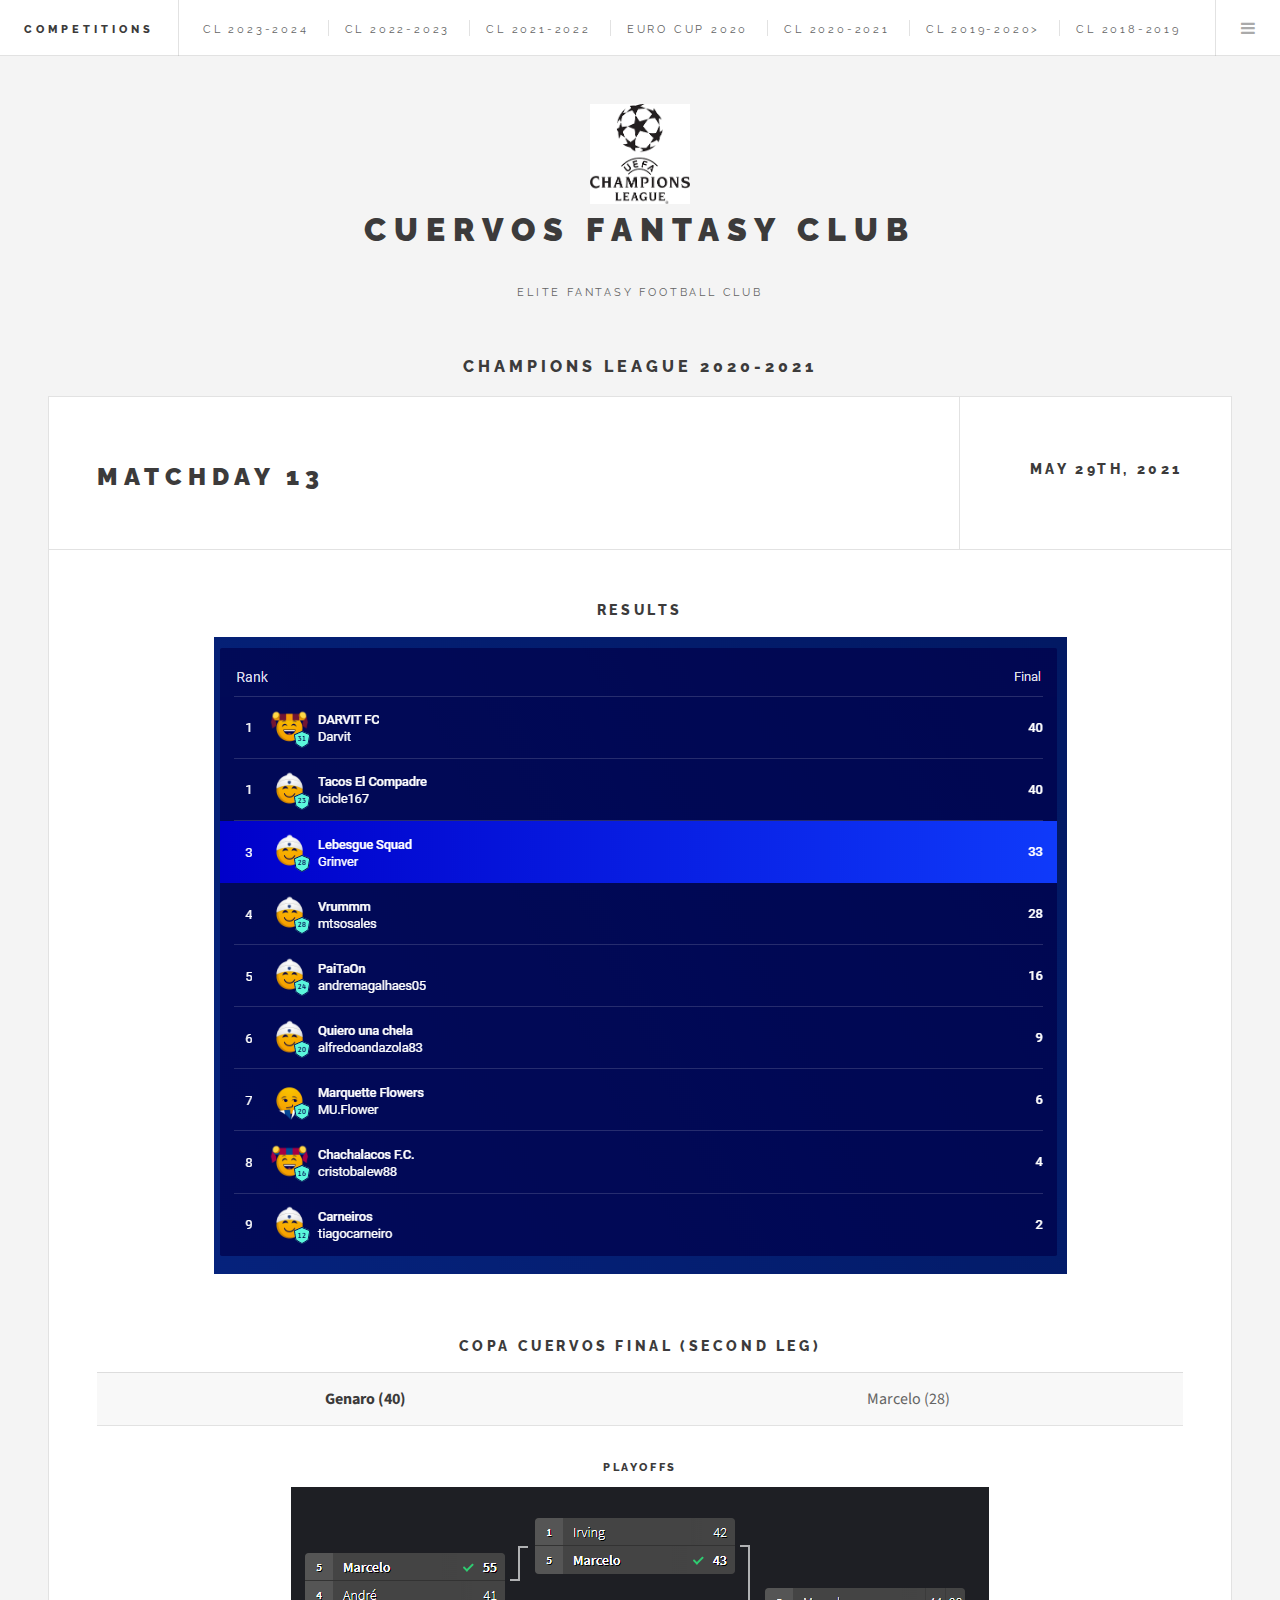
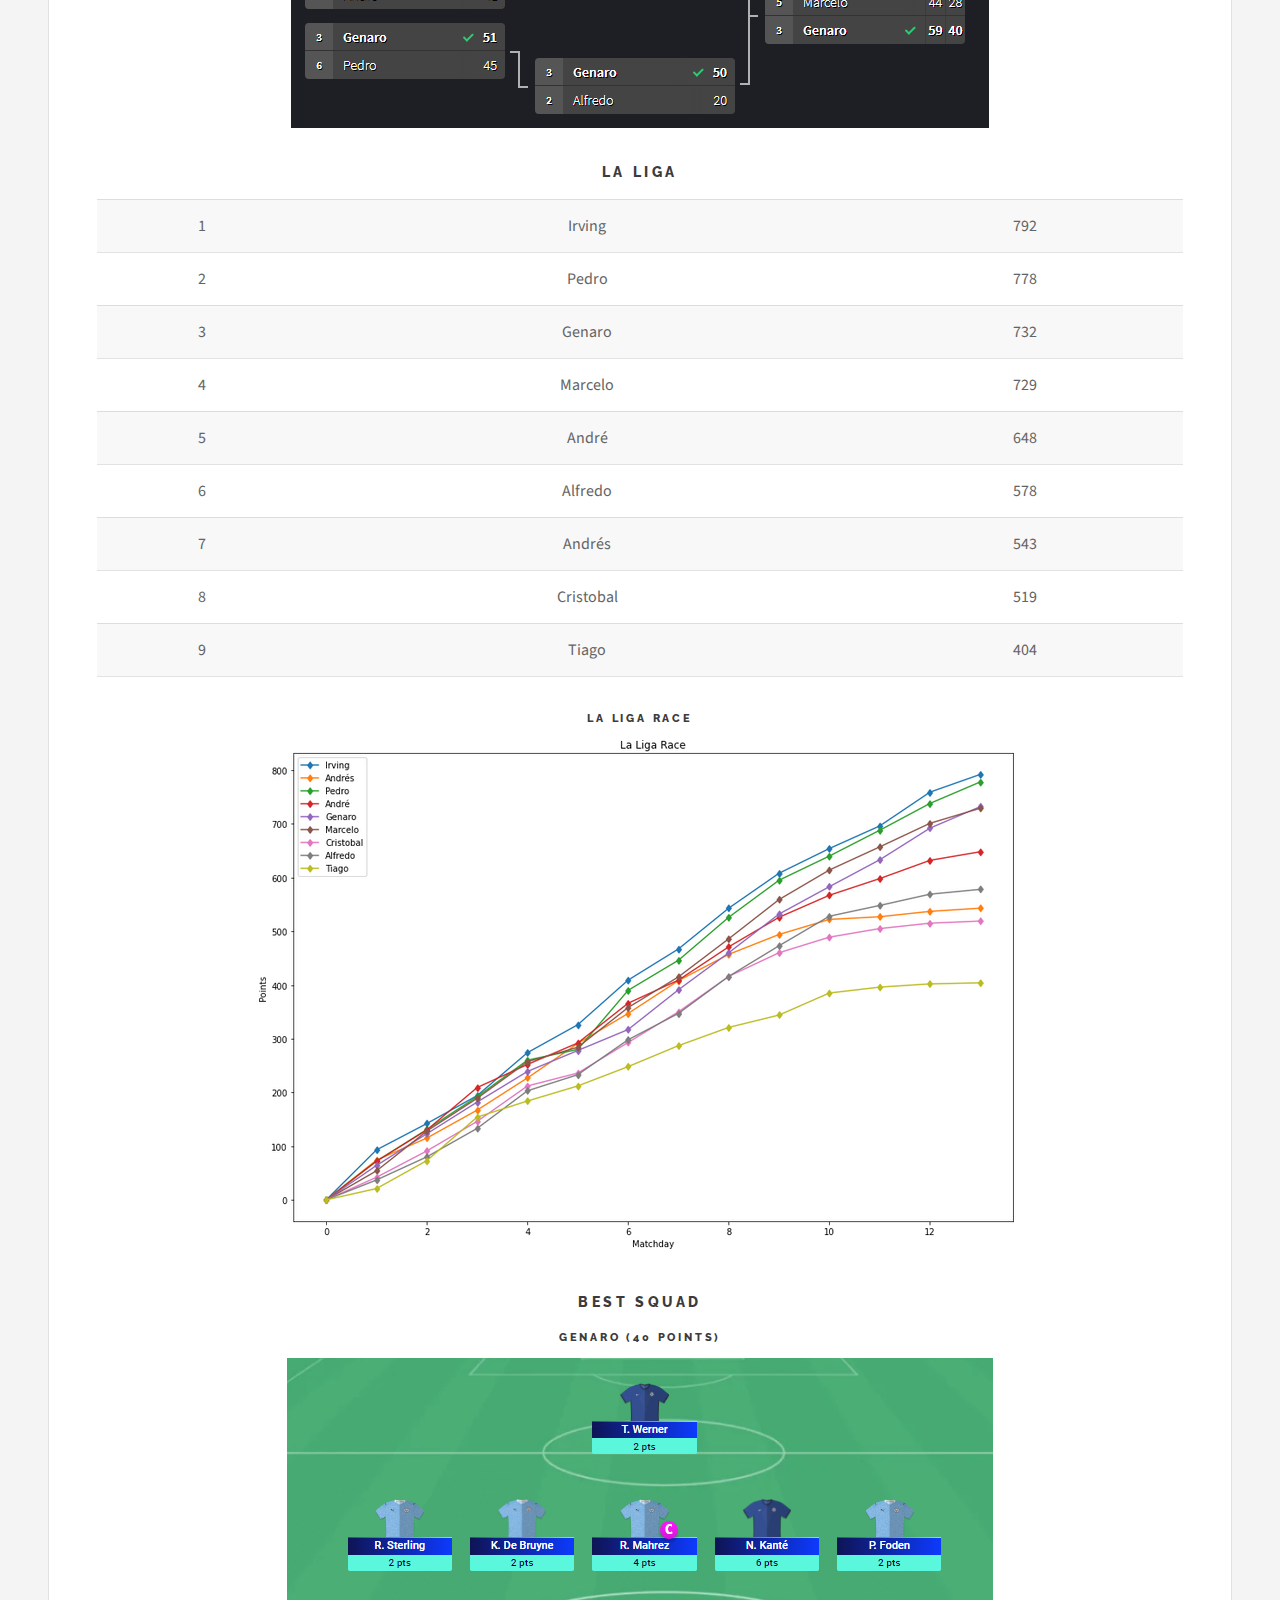
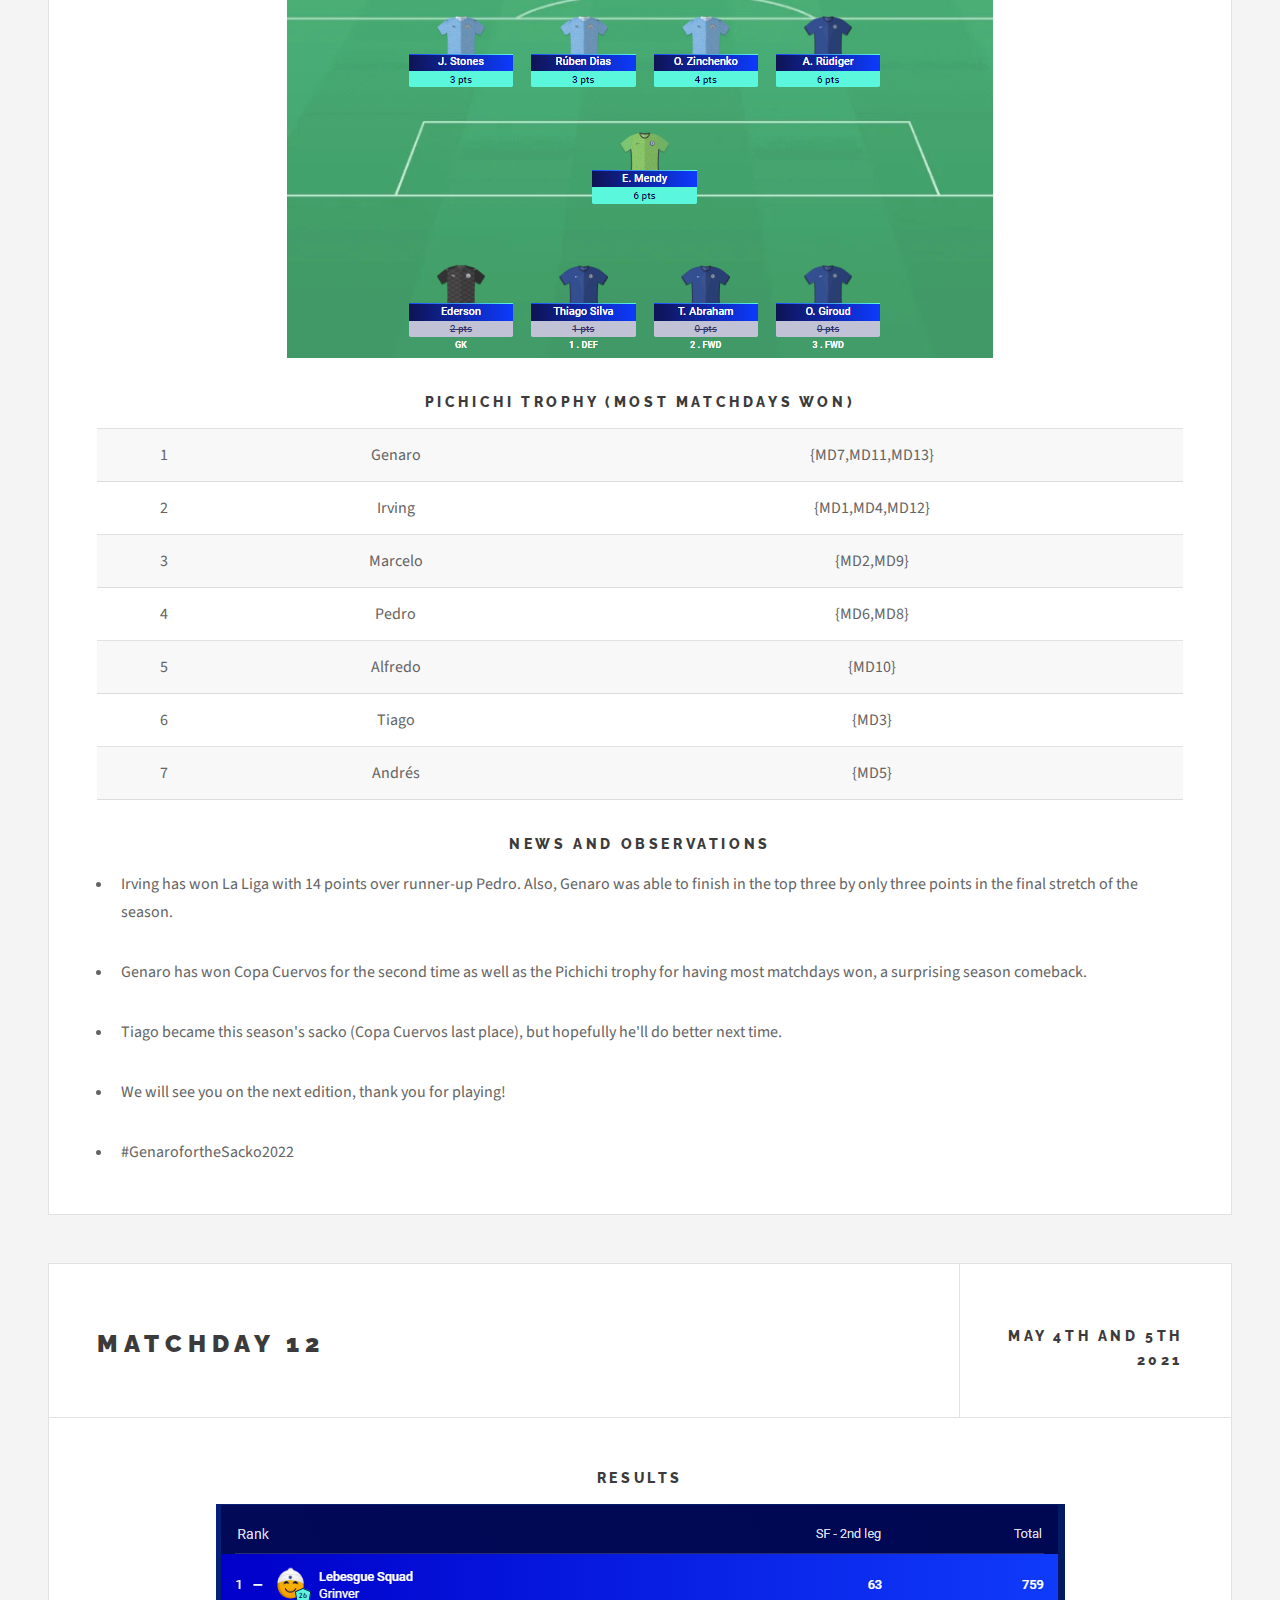
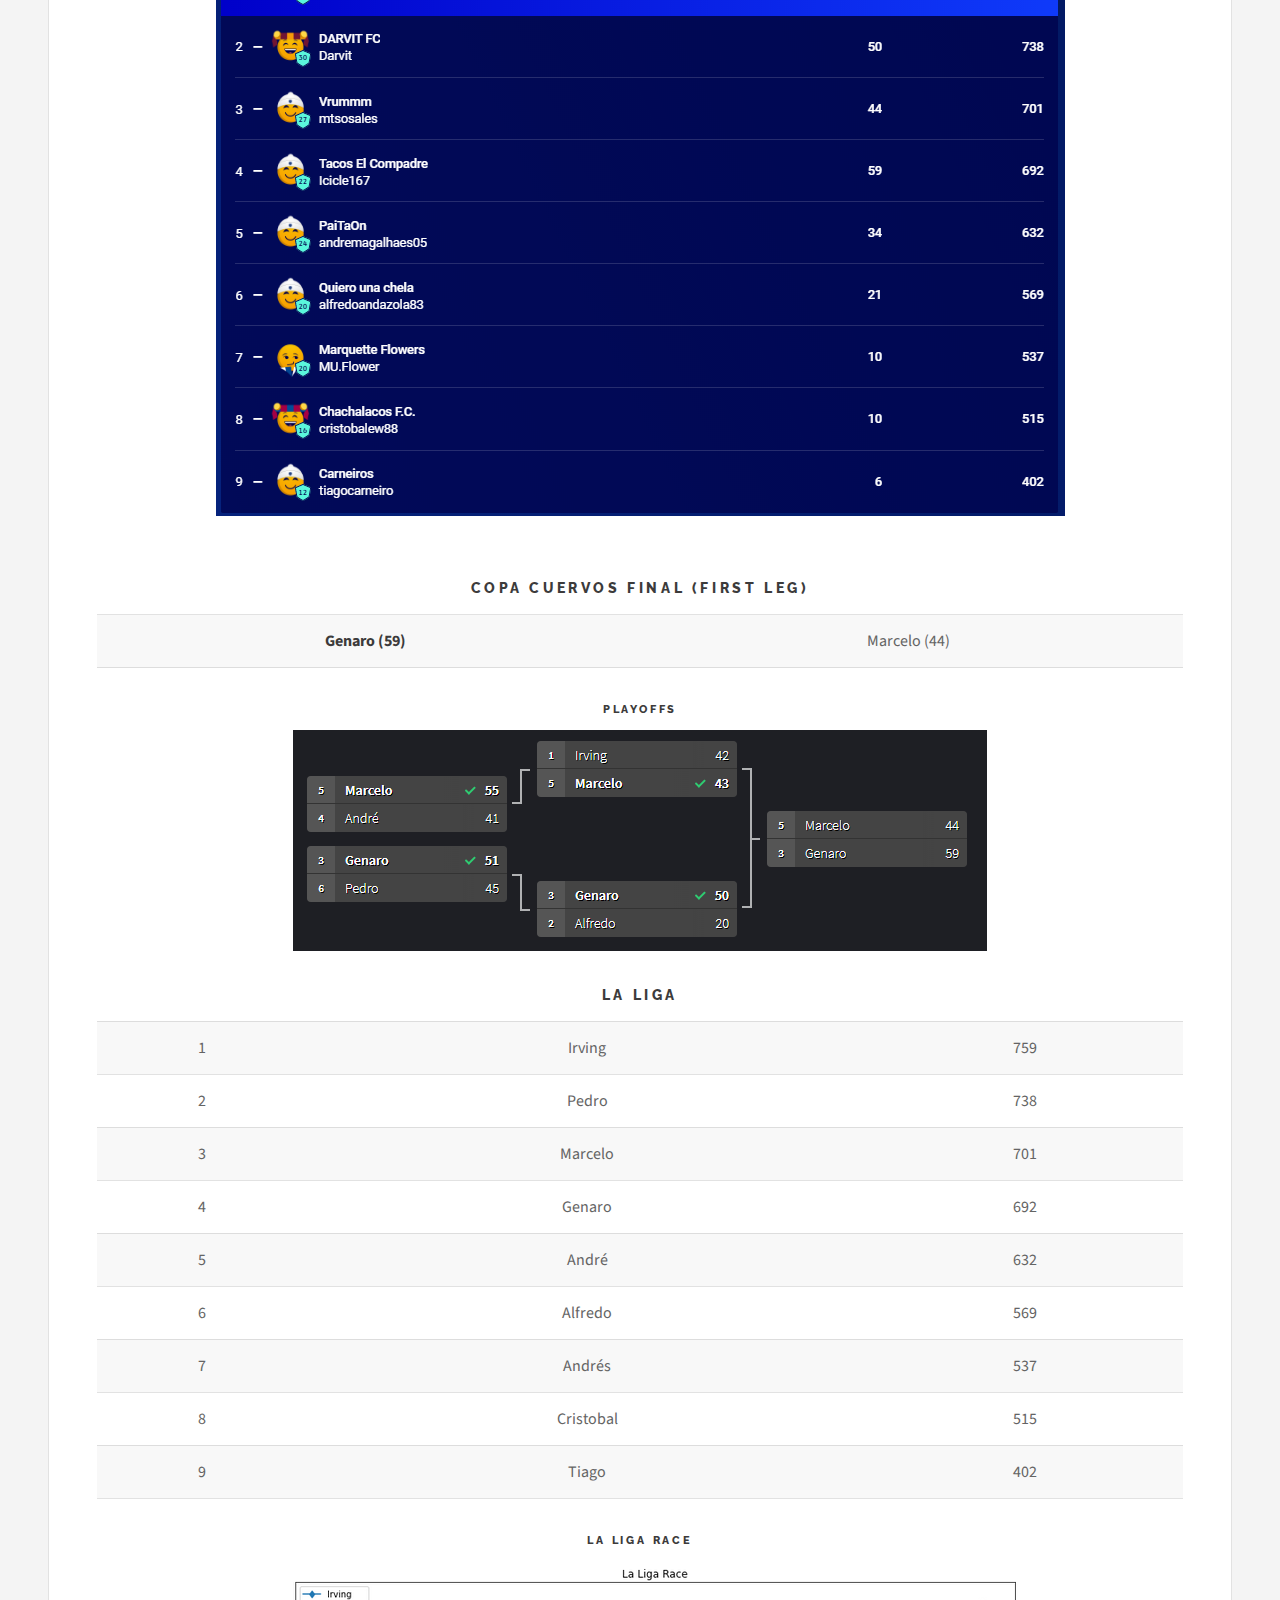
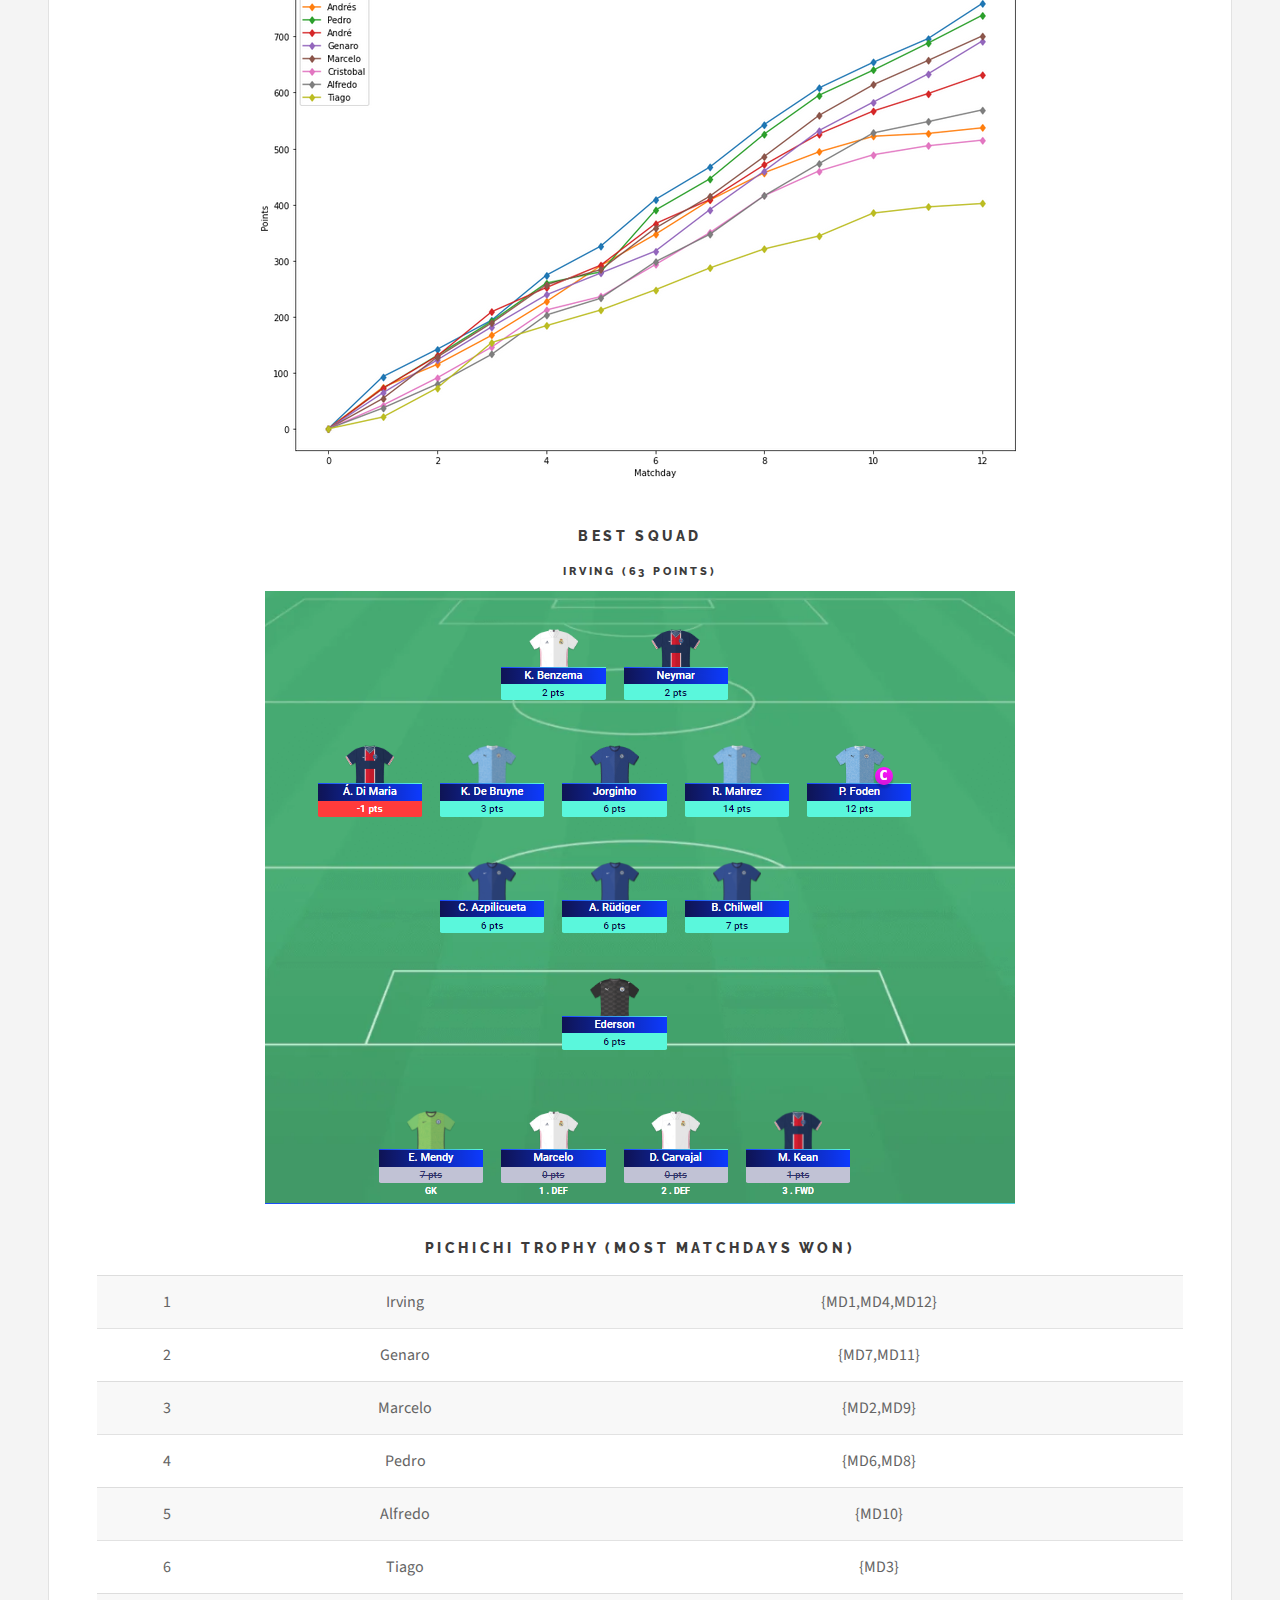
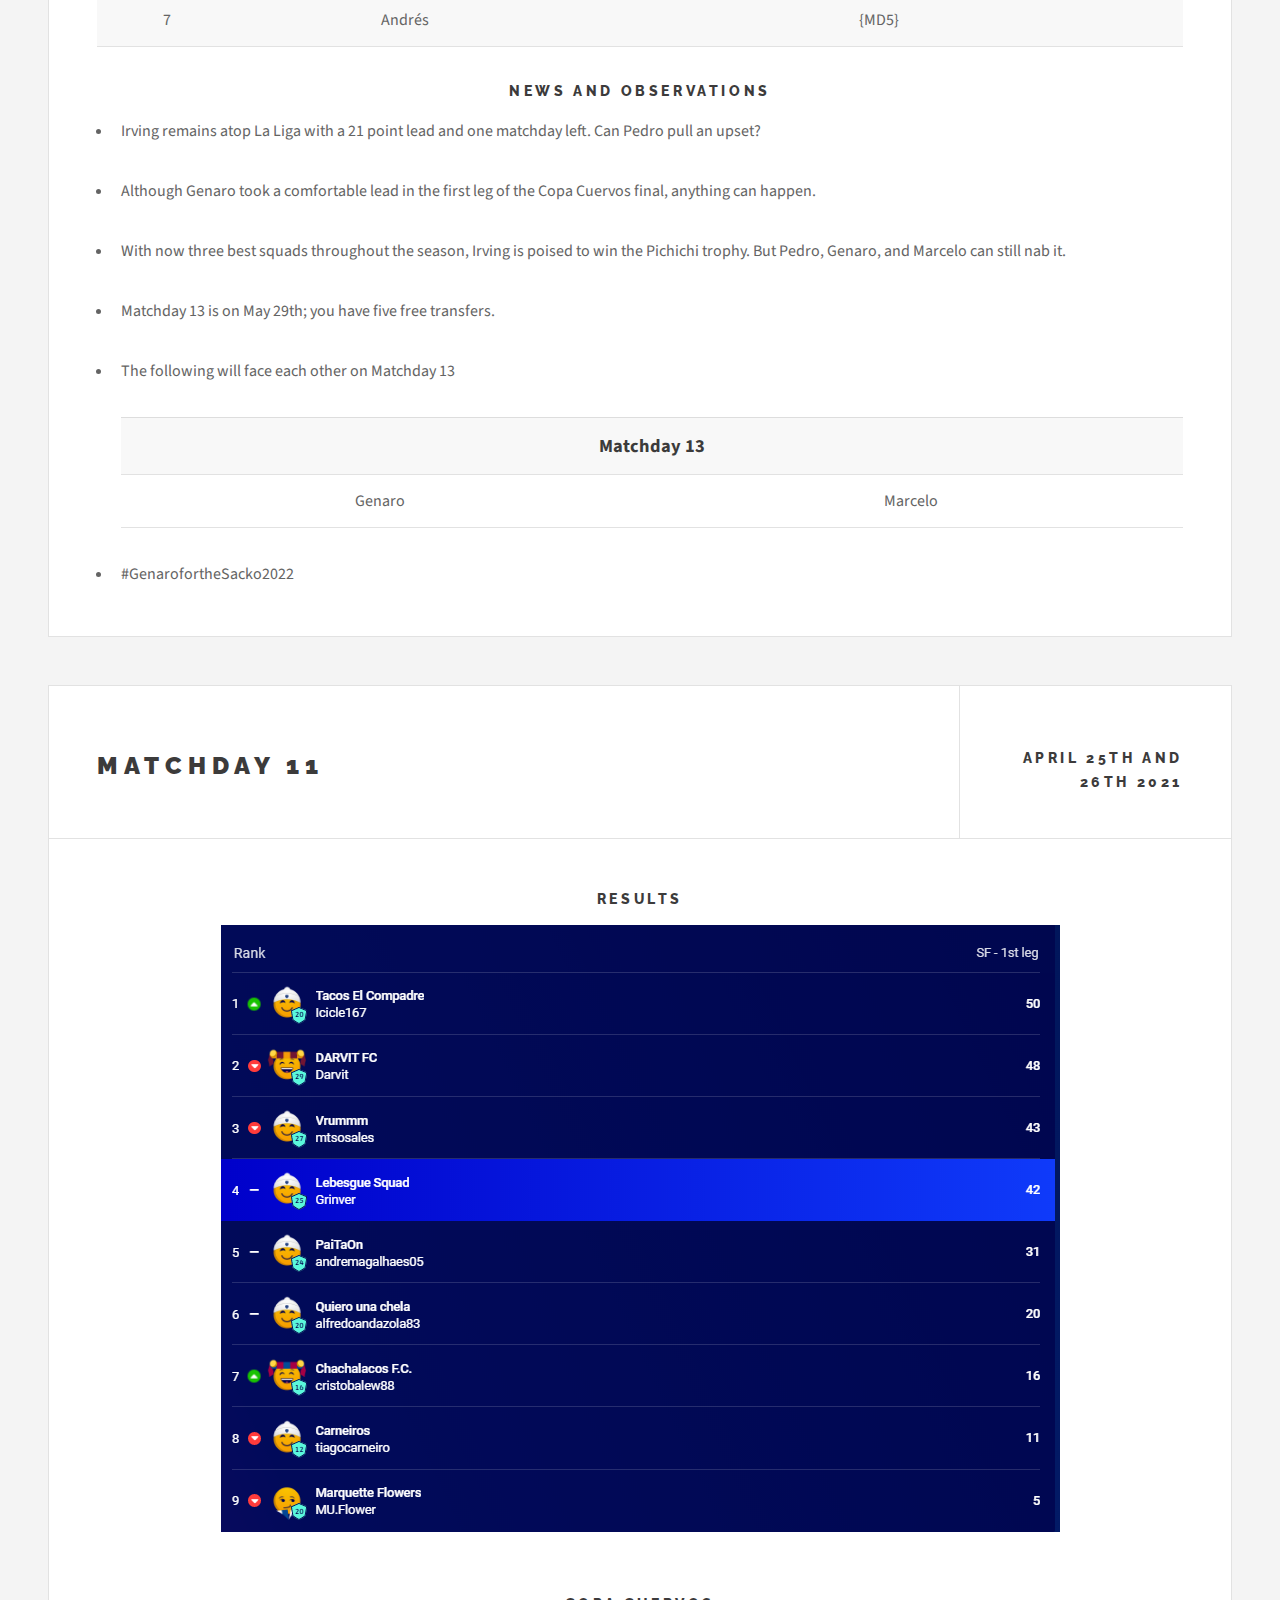
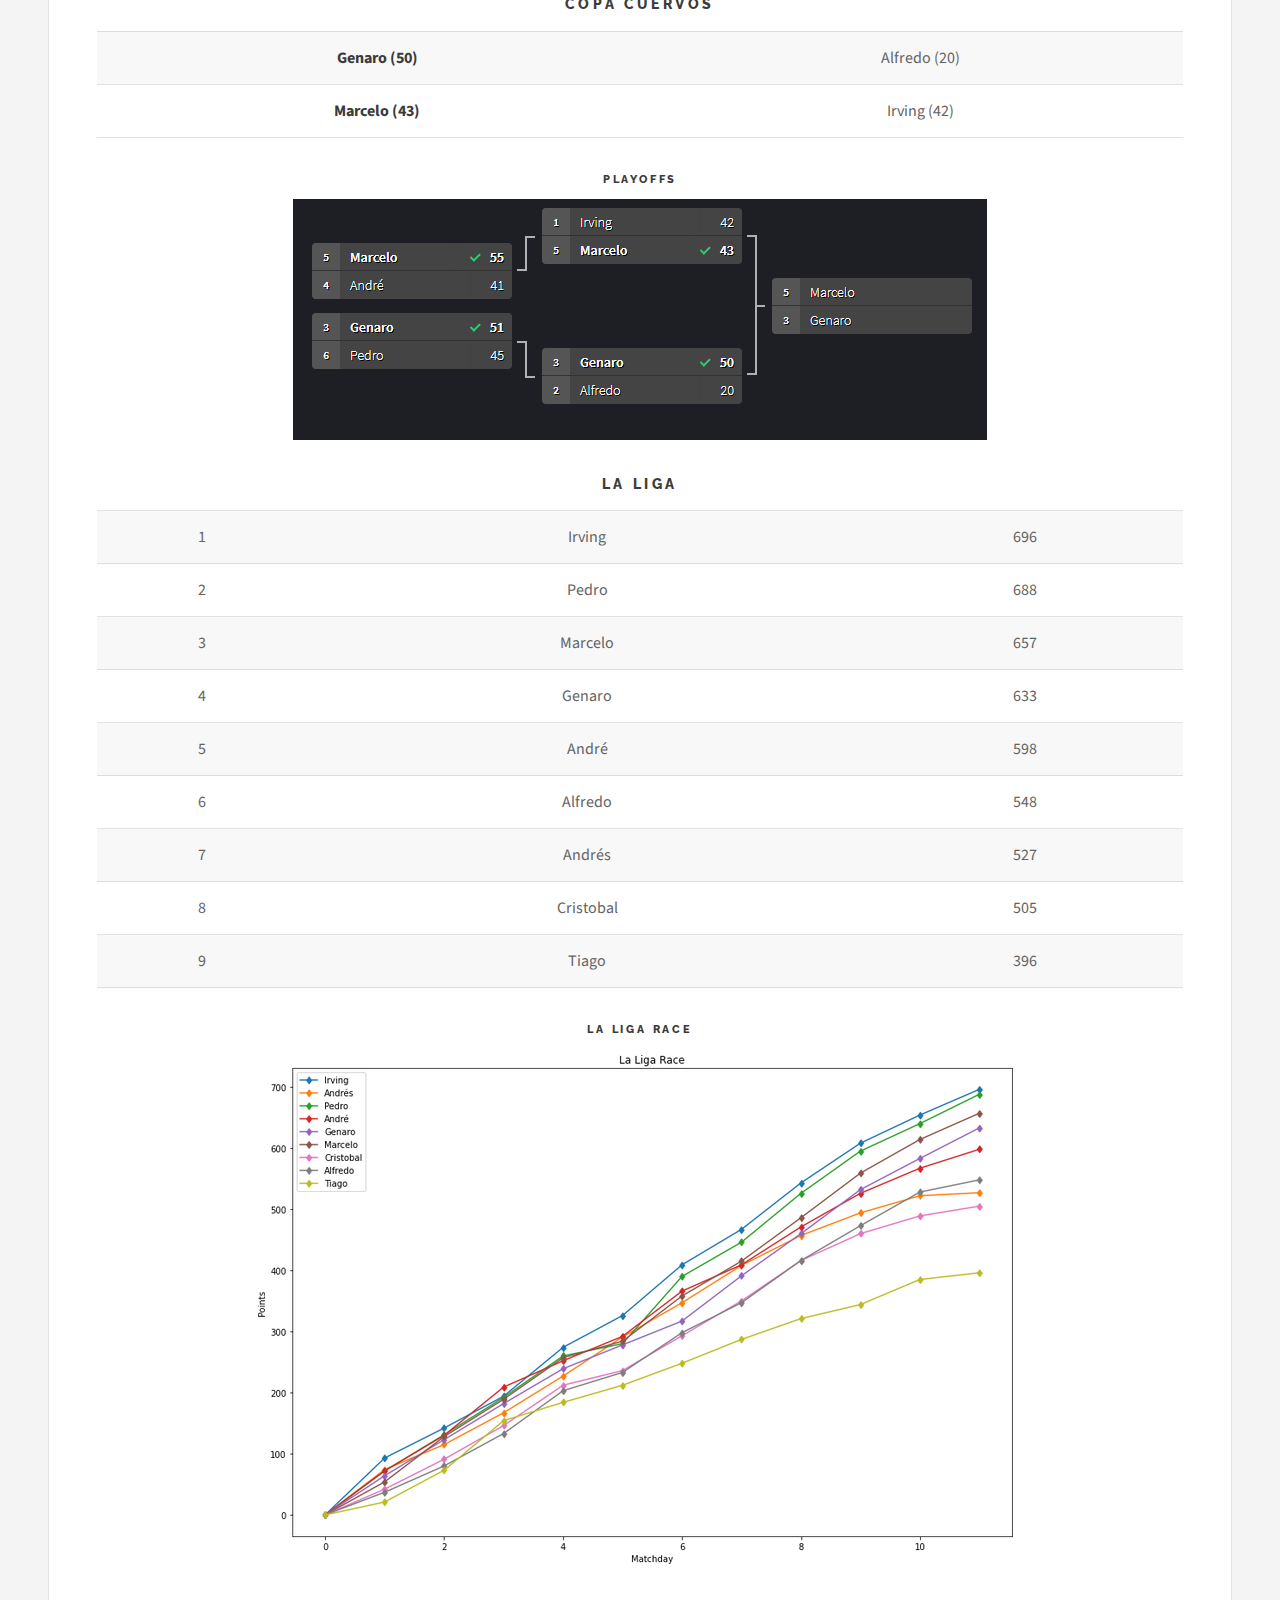
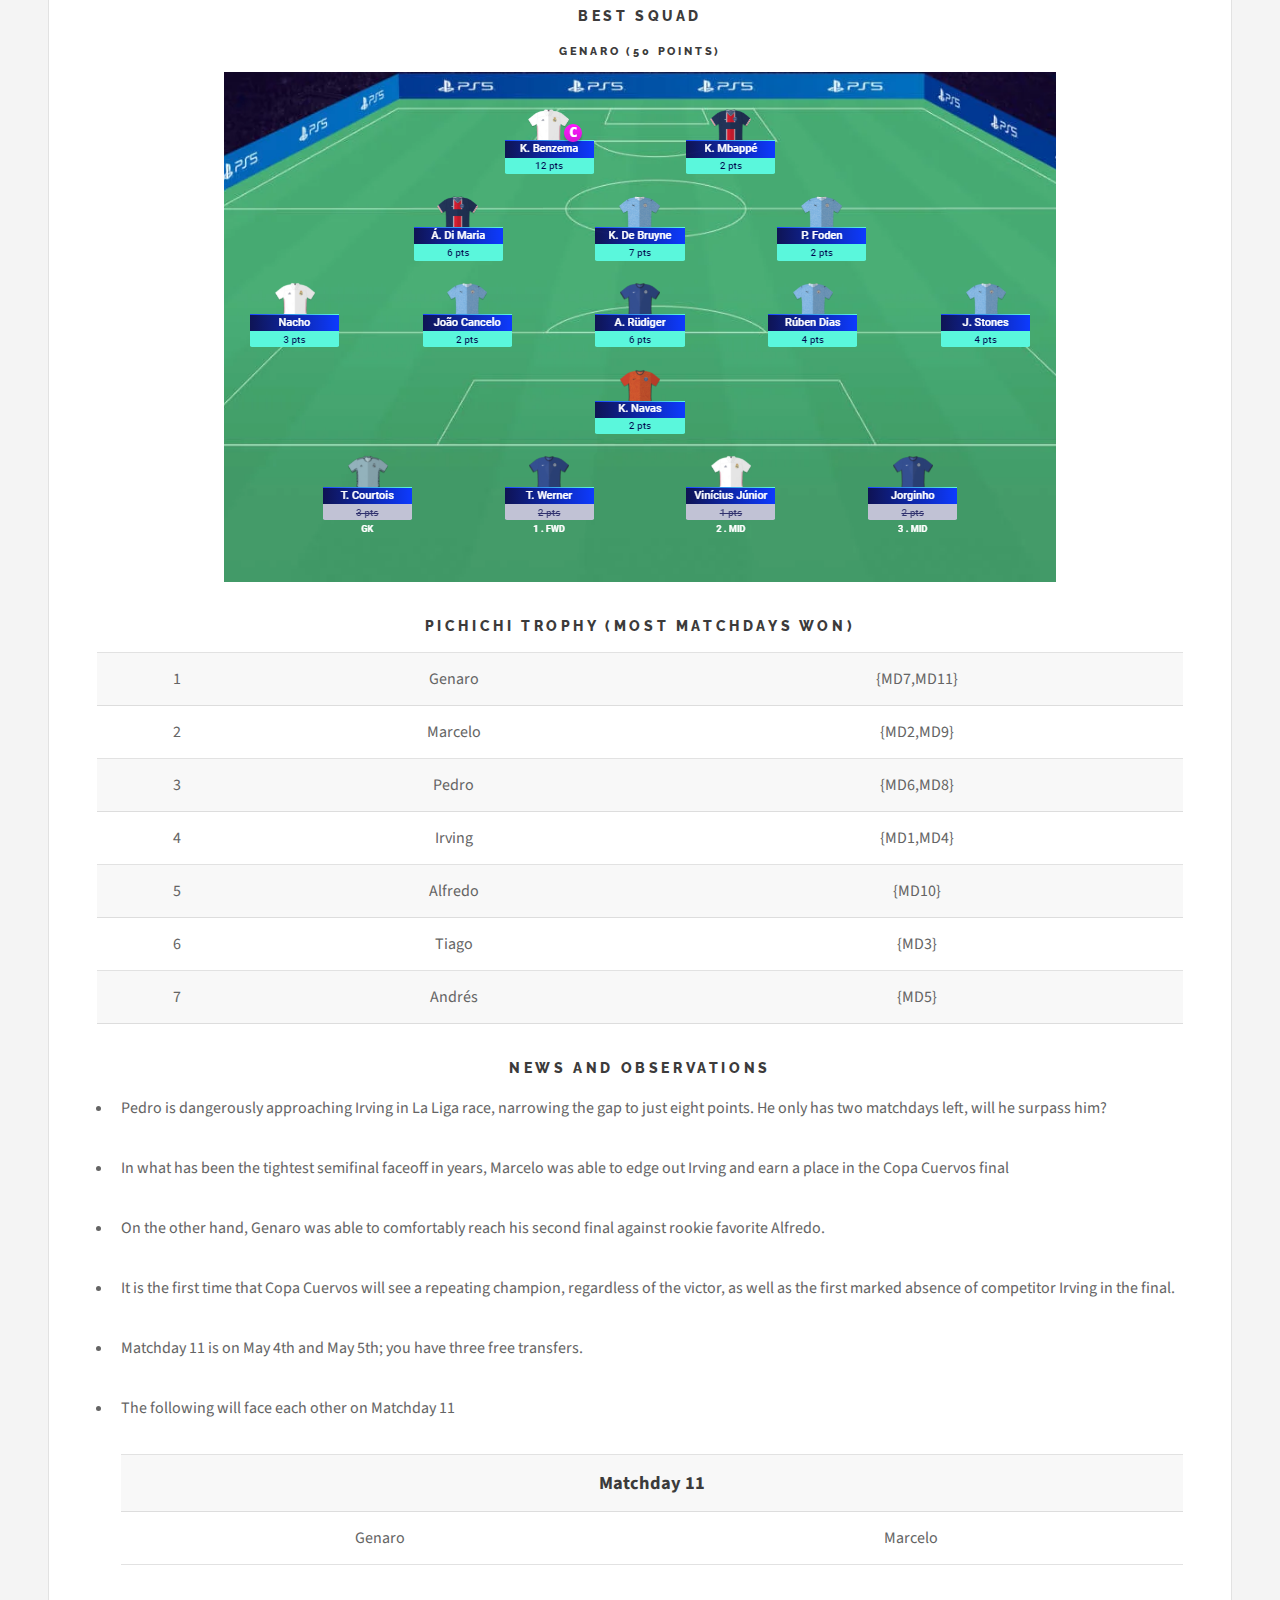
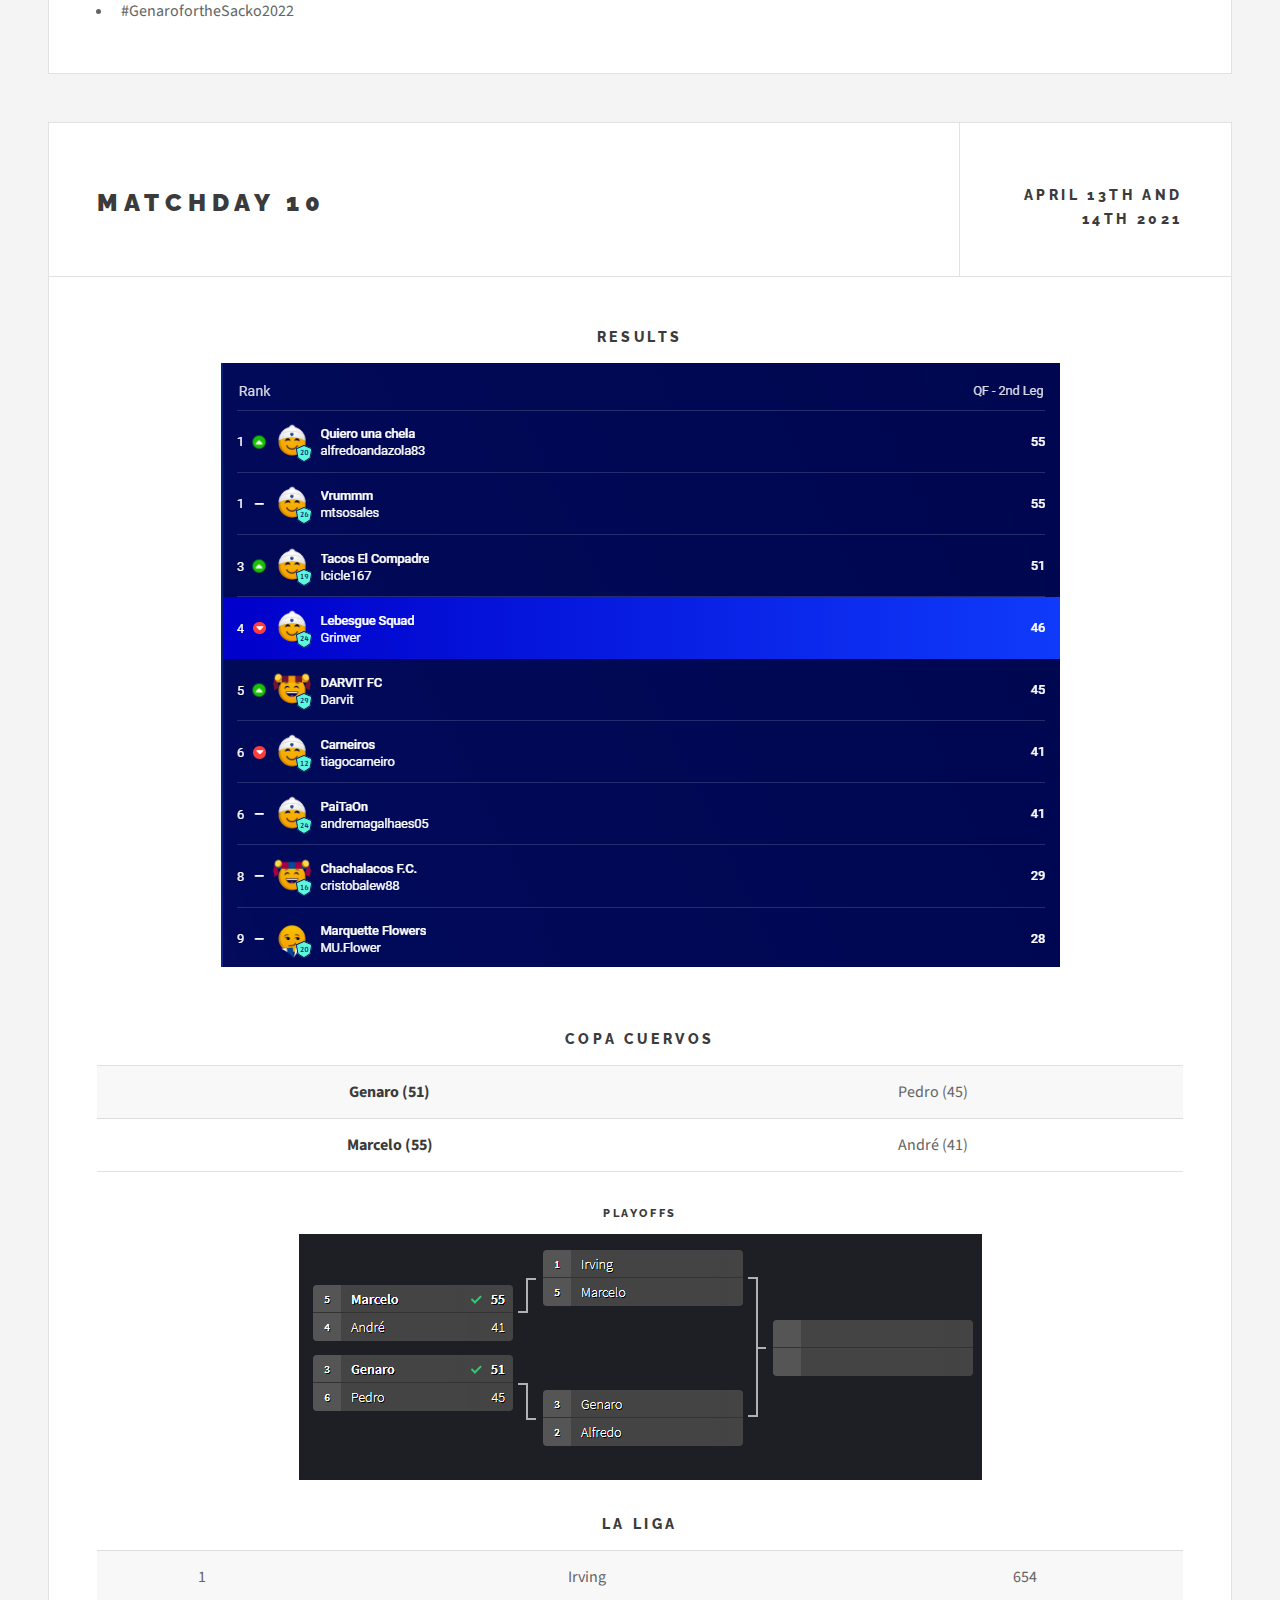
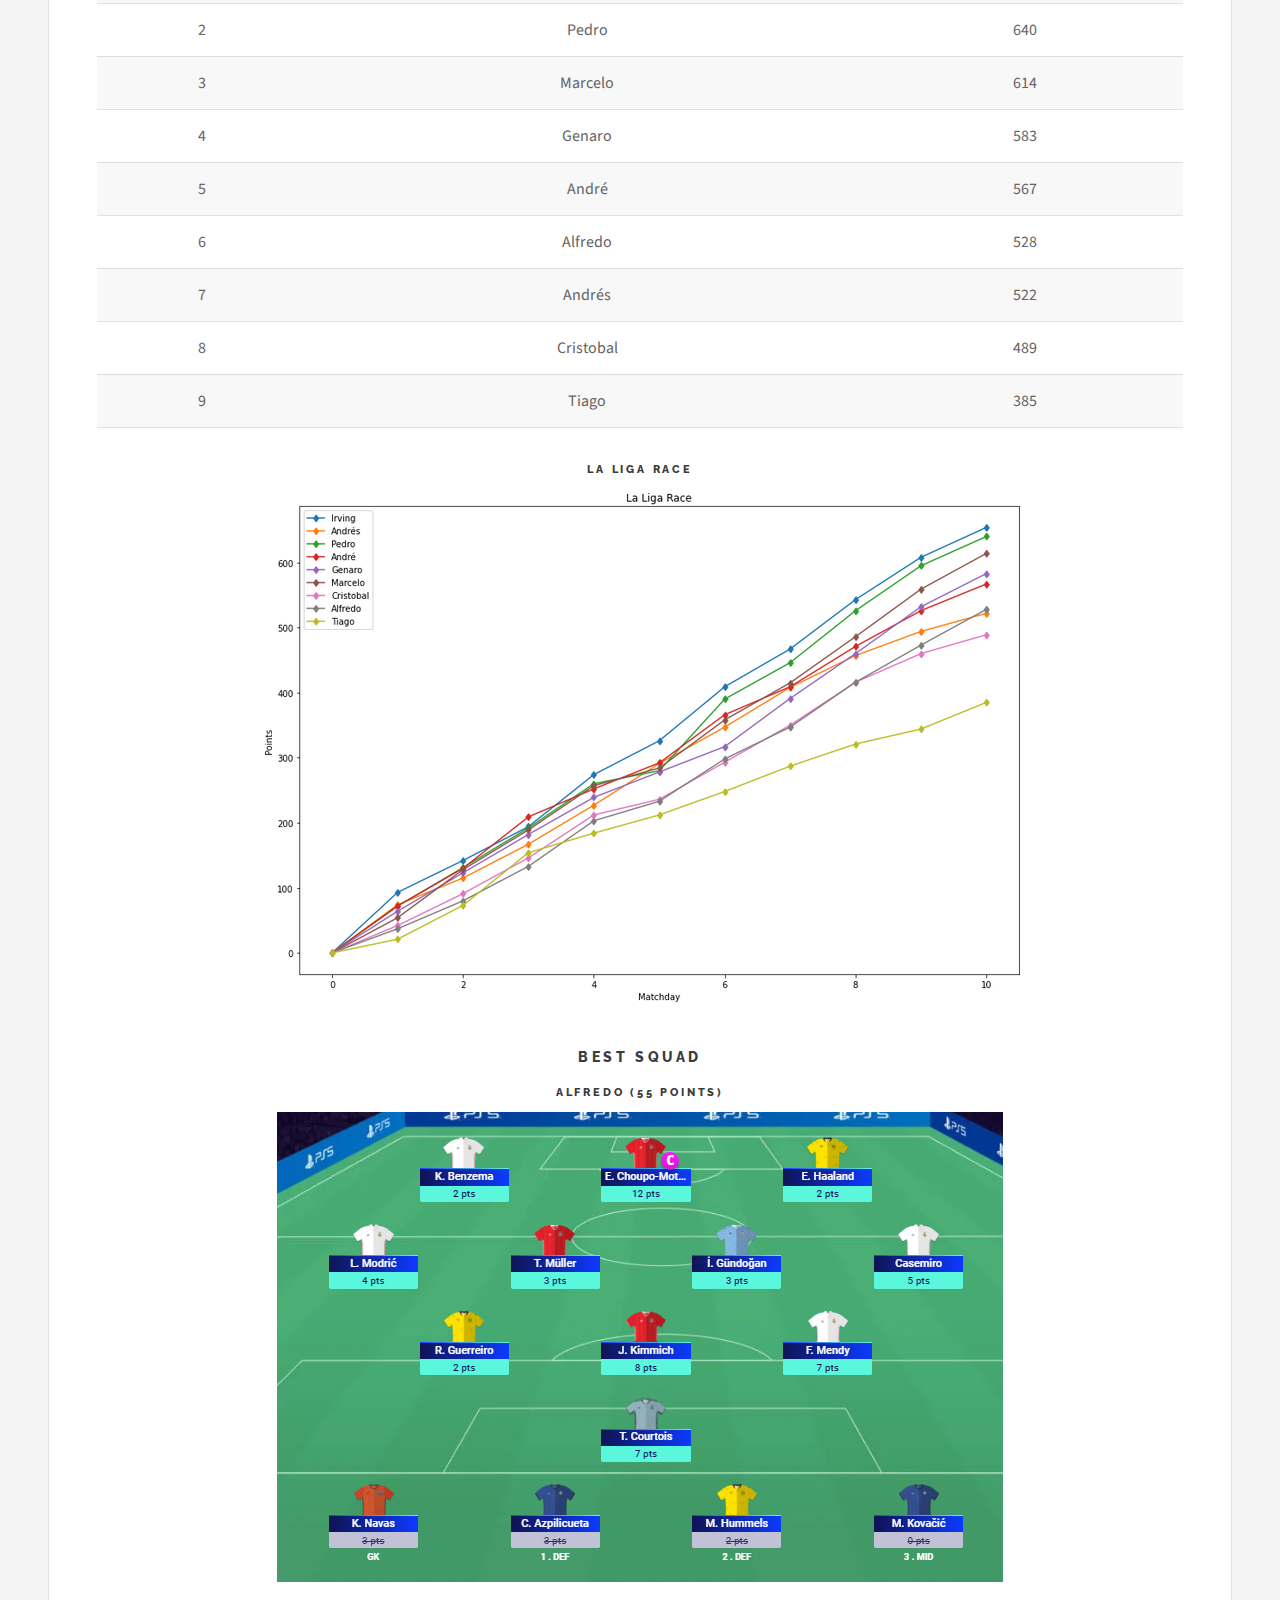
<file: cl2021.html>
<!DOCTYPE HTML>
<!--
	Future Imperfect by HTML5 UP
	html5up.net | @ajlkn
	Free for personal and commercial use under the CCA 3.0 license (html5up.net/license)
-->
<html>
	<head>
		<meta name="viewport" content="width=device-width, initial-scale=1.0">
		
		 <link rel = "icon" href =  
"https://d1yjjnpx0p53s8.cloudfront.net/styles/logo-thumbnail/s3/022016/logo_cuervos.jpg?itok=GBm3IHyB" 
        type = "image/x-icon"> 
          
		<style>
			img.resize1 {
  				width: 800;
  				height: 400;
  				margin-left: auto;
  				margin-right: auto;
			}
			
			img.resizephone {
 				 width: auto ;
  				 max-width: 100% ;
  				 height: auto ;
			}
		
			table, td, th, tr {  
  				border: 1px solid; 
				text-align: center;
			}
			
			th[colspan="2"] {
    				text-align: center;
				font-size: 1.15em;
				padding-top: 12px;
  				padding-bottom: 12px;

			}
			
			table.tablec, td.tablec, th.tablec {  
  				border: 1px solid; 
				text-align: center;
			}

			table {
 			border-collapse: collapse;
			}
			
			table.tablec {
 			border-collapse: collapse;
			}
			
			table tbody tr:nth-child(2n + 1) {
				background-color: rgba(160, 160, 160, 0.075);
			} 
			
			
			
			* {
			  box-sizing: border-box;
			}

			.column {
				float: left;
				width: 50%;
				padding: 5px;
			}

			/* Clearfix (clear floats) */
			.row::after {
				content: "";
				clear: both;
				display: table;
			}
			
			.center {
 				display: block;
  				margin-left: auto;
 				margin-right: auto;
  				width: 75%;
			}
			
			
			
		</style>
		
		
		<title>Cuervos Fantasy Club</title>
		<meta charset="utf-8" />
		<!--<meta name="viewport" content="width=device-width, initial-scale=1, user-scalable=no" /> -->
		<link rel="stylesheet" href="assets/css/main.css" /> 
	</head>
	<body class="is-preload">

		<!-- Wrapper -->
			<div id="wrapper">

				<!-- Header -->
					<header id="header">
						<h1><a href="index.html">Competitions</a></h1>
						<nav class="links">
							<ul>
                						<li><a href="cl2324.html">CL 2023-2024</a></li>
								<li><a href="cl2223.html">CL 2022-2023</a></li>
								<li><a href="cl2122.html">CL 2021-2022</a></li>
								<li><a href="ec2020.html">Euro Cup 2020</a></li>
								<li><a href="cl2021.html">CL 2020-2021</a></li>
								<li><a href="cl201920.html">CL 2019-2020></a></li>
								<li><a href="cl201819.html">CL 2018-2019</a></li>
								<li><a href="wc2018.html">World Cup 2018</a></li>
								<li><a href="cl201718.html">CL 2017-2018</a></li>
								<li><a href="cl201617.html">CL 2016-2017</a></li>
								<li><a href="ec2016.html">Euro Cup 2016</a></li>
								<li><a href="cl201516.html">CL 2015-2016</a></li>
							</ul>
						</nav>
						<nav class="main">
							<ul>
								<li class="menu">
									<a class="fa-bars" href="#menu">Menu</a>
								</li>
							</ul>
						</nav>
					</header>

				<!-- Menu -->
					<section id="menu">

						<!-- Links -->
							<section>
								<ul class="links">
									<li>
										<a href="cl2324.html">
											<h3>CL 2023-2024</h3>
										</a>
									</li>
									<li>
										<a href="cl2223.html">
											<h3>CL 2022-2023</h3>
										</a>
									</li>
									<li>
										<a href="cl2122.html">
											<h3>CL 2021-2022</h3>
										</a>
									</li>
									<li>
										<a href="ec2020.html">
											<h3>Euro Cup 2020</h3>
										</a>
									</li>
									<li>
										<a href="cl2021.html">
											<h3>CL 2020-2021</h3>
										</a>
									</li>
									<li>
										<a href="cl201920.html">
											<h3>CL 2019-2020</h3>
										</a>
									</li>
									<li>
										<a href="cl201819.html">
											<h3>CL 2018-2019</h3>
										</a>
									</li>
									<li>
										<a href="wc2018.html">
											<h3>World Cup 2018</h3>
										</a>
									</li>
									<li>
										<a href="cl201718.html">
											<h3>CL 2017-2018</h3>
										</a>
									</li>
									<li>
										<a href="cl201617.html">
											<h3>CL 2016-2017</h3>
										</a>
									</li>
									<li>
										<a href="ec2016.html">
											<h3>Euro Cup 2016</h3>
										</a>
									</li>
									<li>
										<a href="cl201516.html">
											<h3>CL 2015-2016</h3>
										</a>
									</li>
								</ul>
							</section>

					</section>

				<!-- Main -->
					<div id="main">
						<h1 style="text-align:center">Champions League 2020-2021</h1>
						
						<article class="post">
								<header>
									<div class="title">
										<h2>Matchday 13</h2>
									</div>
									<div class="meta">
										<h3>  May 29th, 2021</h3>
									</div>
								</header>

								<h3 style="text-align:center">Results</h3>
								<div style="display: flex; justify-content: center;">
									<img class="resizephone" src="imagesCL2021/md132021.PNG" alt=""/>
								</div>
								<p> </p> <br>
								<h3 style="text-align:center">Copa Cuervos Final (Second Leg)</h3>
								<table>
										<tr>
											<td><b> Genaro (40) </b></td>
											<td> Marcelo (28) </td>
										</tr>
								</table>
								<p> </p> 
								
								<p> </p>
								
								<h4 style="text-align:center">Playoffs</h4>
								<div style="display: flex; justify-content: center;">
									<img class="resizephone" src="imagesCL2021/playoffmd132021.PNG" alt=""/>
								</div>
								
								
								<p> </p>
								
								<h3 style="text-align:center">La Liga </h3>
 								<table>
  										<tr>
  									    		<td>1</td>
   									   		<td>Irving</td>
  									    		<td>792</td>
										</tr>
				
  										<tr>
  									    		<td>2</td>
   									   		<td>Pedro</td>
  									    		<td>778</td>
 									   	</tr>
														
  										<tr>
  									    		<td>3</td>
   									   		<td>Genaro</td>
  									    		<td>732</td>
 									   	</tr>
														
  										<tr>
  									    		<td>4</td>
   									   		<td>Marcelo</td>
  									    		<td>729</td>
 									   	</tr>
														
  										<tr>
  									    		<td>5</td>
   									   		<td>André</td>
  									    		<td>648</td>
										</tr>
														
  										<tr>
  									    		<td>6</td>
   									   		<td>Alfredo</td>
  									    		<td>578</td>
 									   	</tr>
														
  										<tr>
  									    		<td>7</td>
   									   		<td>Andrés</td>
  									    		<td>543</td>
 									   	</tr>
														
  										<tr>
  									    		<td>8</td>
   									   		<td>Cristobal</td>
 										    	<td>519</td>
 									   	</tr>
													
										<tr>
											<td>9</td>
											<td>Tiago</td>
											<td>404</td>
										</tr>
 								 </table>
								<h4 style="text-align:center">La Liga Race</h4>
								<div style="display: flex; justify-content: center;">
									<img class="resizephone" src="imagesCL2021/md13liga2021.PNG" alt=""/>
								</div>
							
							
								<p> </p>
								<h3 style="text-align:center">Best Squad</h3>
								<h4 style="text-align:center">Genaro (40 points)</h4>
								<div style="display: flex; justify-content: center;">
									<img class="resizephone" src="imagesCL2021/bestmd132021.PNG" alt=""/>
								</div>

								<p> </p>
							
								<h3 style="text-align:center">Pichichi Trophy (Most Matchdays Won)</h3>
 								<table>
  										
										<tr>
  									    		<td>1</td>
   									   		<td>Genaro</td>
  									    		<td>{MD7,MD11,MD13}</td>
 									   	</tr>
									
										<tr>
  									    		<td>2</td>
											<td>Irving</td>
  									    		<td>{MD1,MD4,MD12}</td>
 									   	</tr>
									
									
										<tr>
  									    		<td>3</td>
   									   		<td>Marcelo</td>
  									    		<td>{MD2,MD9}</td>
 									   	</tr>
										
										<tr>
  									    		<td>4</td>
   									   		<td>Pedro</td>
  									    		<td>{MD6,MD8}</td>
										</tr>
				
			
										<tr>
											<td>5</td>
											<td>Alfredo</td>
  									    		<td>{MD10}</td>
													
														
  										<tr>
  									    		<td>6</td>
   									   		<td>Tiago</td>
  									    		<td>{MD3}</td>
 									   	</tr>
														
  										<tr>
  									    		<td>7</td>
   									   		<td>Andrés</td>
  									    		<td>{MD5}</td>
 									   	</tr>

 								 </table>
							
							<p> </p>
								
								
								
									<h3 style = "text-align:center">News and Observations</h3>
									<ul>
  										<li><p> Irving has won La Liga with 14 points over runner-up Pedro. Also, Genaro was able to finish in the top three by only three points in the final stretch of the season.</p></li>
										<li><p> Genaro has won Copa Cuervos for the second time as well as the Pichichi trophy for having most matchdays won, a surprising season comeback.</p></li>
										<li><p> Tiago became this season's sacko (Copa Cuervos last place), but hopefully he'll do better next time.</p></li>
										<li><p> We will see you on the next edition, thank you for playing! </p></li>
										<li><p>#GenarofortheSacko2022</p></li>										
									</ul>
							</article>
						
						<article class="post">
								<header>
									<div class="title">
										<h2>Matchday 12</h2>
									</div>
									<div class="meta">
										<h3>  May 4th and 5th 2021</h3>
									</div>
								</header>

								<h3 style="text-align:center">Results</h3>
								<div style="display: flex; justify-content: center;">
									<img class="resizephone" src="imagesCL2021/md122021.PNG" alt=""/>
								</div>
								<p> </p> <br>
								<h3 style="text-align:center">Copa Cuervos Final (First Leg)</h3>
								<table>
										<tr>
											<td><b> Genaro (59) </b></td>
											<td> Marcelo (44) </td>
										</tr>
								</table>
								<p> </p> 
								
								<p> </p>
								
								<h4 style="text-align:center">Playoffs</h4>
								<div style="display: flex; justify-content: center;">
									<img class="resizephone" src="imagesCL2021/playoffmd122021.PNG" alt=""/>
								</div>
								
								
								<p> </p>
								
								<h3 style="text-align:center">La Liga </h3>
 								<table>
  										<tr>
  									    		<td>1</td>
   									   		<td>Irving</td>
  									    		<td>759</td>
										</tr>
				
  										<tr>
  									    		<td>2</td>
   									   		<td>Pedro</td>
  									    		<td>738</td>
 									   	</tr>
														
  										<tr>
  									    		<td>3</td>
   									   		<td>Marcelo</td>
  									    		<td>701</td>
 									   	</tr>
														
  										<tr>
  									    		<td>4</td>
   									   		<td>Genaro</td>
  									    		<td>692</td>
 									   	</tr>
														
  										<tr>
  									    		<td>5</td>
   									   		<td>André</td>
  									    		<td>632</td>
										</tr>
														
  										<tr>
  									    		<td>6</td>
   									   		<td>Alfredo</td>
  									    		<td>569</td>
 									   	</tr>
														
  										<tr>
  									    		<td>7</td>
   									   		<td>Andrés</td>
  									    		<td>537</td>
 									   	</tr>
														
  										<tr>
  									    		<td>8</td>
   									   		<td>Cristobal</td>
 										    	<td>515</td>
 									   	</tr>
													
										<tr>
											<td>9</td>
											<td>Tiago</td>
											<td>402</td>
										</tr>
 								 </table>
								<h4 style="text-align:center">La Liga Race</h4>
								<div style="display: flex; justify-content: center;">
									<img class="resizephone" src="imagesCL2021/md12liga2021.PNG" alt=""/>
								</div>
							
							
								<p> </p>
								<h3 style="text-align:center">Best Squad</h3>
								<h4 style="text-align:center">Irving (63 points)</h4>
								<div style="display: flex; justify-content: center;">
									<img class="resizephone" src="imagesCL2021/bestmd122021.PNG" alt=""/>
								</div>

								<p> </p>
							
								<h3 style="text-align:center">Pichichi Trophy (Most Matchdays Won)</h3>
 								<table>
  										
										<tr>
  									    		<td>1</td>
											<td>Irving</td>
  									    		<td>{MD1,MD4,MD12}</td>
 									   	</tr>
									
										<tr>
  									    		<td>2</td>
   									   		<td>Genaro</td>
  									    		<td>{MD7,MD11}</td>
 									   	</tr>
									
										<tr>
  									    		<td>3</td>
   									   		<td>Marcelo</td>
  									    		<td>{MD2,MD9}</td>
 									   	</tr>
										
										<tr>
  									    		<td>4</td>
   									   		<td>Pedro</td>
  									    		<td>{MD6,MD8}</td>
										</tr>
				
			
										<tr>
											<td>5</td>
											<td>Alfredo</td>
  									    		<td>{MD10}</td>
													
														
  										<tr>
  									    		<td>6</td>
   									   		<td>Tiago</td>
  									    		<td>{MD3}</td>
 									   	</tr>
														
  										<tr>
  									    		<td>7</td>
   									   		<td>Andrés</td>
  									    		<td>{MD5}</td>
 									   	</tr>

 								 </table>
							
							<p> </p>
								
								
								
									<h3 style = "text-align:center">News and Observations</h3>
									<ul>
  										<li><p> Irving remains atop La Liga with a 21 point lead and one matchday left. Can Pedro pull an upset? </p></li>
										<li><p> Although Genaro took a comfortable lead in the first leg of the Copa Cuervos final, anything can happen.</p></li>
										<li><p>With now three best squads throughout the season, Irving is poised to win the Pichichi trophy. But Pedro, Genaro, and Marcelo can still nab it.</p></li>
										<li><p> Matchday 13 is on May 29th; you have five free transfers. </p></li>
										<li><p> The following will face each other on Matchday 13</p>										
										<table>
											<tr>
												<th colspan="2"> Matchday 13 </th>
											</tr>
											<tr>
												<td>Genaro</td>
												<td>Marcelo</td>
											</tr>
										</table>
										</li>
										<li><p>#GenarofortheSacko2022</p></li>										
									</ul>
							</article>
						
						
						<article class="post">
								<header>
									<div class="title">
										<h2>Matchday 11</h2>
									</div>
									<div class="meta">
										<h3>  April 25th and 26th 2021</h3>
									</div>
								</header>

								<h3 style="text-align:center">Results</h3>
								<div style="display: flex; justify-content: center;">
									<img class="resizephone" src="imagesCL2021/md112021.PNG" alt=""/>
								</div>
								<p> </p> <br>
								<h3 style="text-align:center">Copa Cuervos</h3>
								<table>
										<tr>
											<td><b> Genaro (50) </b></td>
											<td> Alfredo (20) </td>
										</tr>
										<tr>
											<td><b> Marcelo (43) </b></td>
											<td> Irving (42) </td>
										</tr>
								</table>
								<p> </p> 
								
								<p> </p>
								
								<h4 style="text-align:center">Playoffs</h4>
								<div style="display: flex; justify-content: center;">
									<img class="resizephone" src="imagesCL2021/playoffmd112021.PNG" alt=""/>
								</div>
								
								
								<p> </p>
								
								<h3 style="text-align:center">La Liga </h3>
 								<table>
  										<tr>
  									    		<td>1</td>
   									   		<td>Irving</td>
  									    		<td>696</td>
										</tr>
				
  										<tr>
  									    		<td>2</td>
   									   		<td>Pedro</td>
  									    		<td>688</td>
 									   	</tr>
														
  										<tr>
  									    		<td>3</td>
   									   		<td>Marcelo</td>
  									    		<td>657</td>
 									   	</tr>
														
  										<tr>
  									    		<td>4</td>
   									   		<td>Genaro</td>
  									    		<td>633</td>
 									   	</tr>
														
  										<tr>
  									    		<td>5</td>
   									   		<td>André</td>
  									    		<td>598</td>
										</tr>
														
  										<tr>
  									    		<td>6</td>
   									   		<td>Alfredo</td>
  									    		<td>548</td>
 									   	</tr>
														
  										<tr>
  									    		<td>7</td>
   									   		<td>Andrés</td>
  									    		<td>527</td>
 									   	</tr>
														
  										<tr>
  									    		<td>8</td>
   									   		<td>Cristobal</td>
 										    	<td>505</td>
 									   	</tr>
													
										<tr>
											<td>9</td>
											<td>Tiago</td>
											<td>396</td>
										</tr>
 								 </table>
								<h4 style="text-align:center">La Liga Race</h4>
								<div style="display: flex; justify-content: center;">
									<img class="resizephone" src="imagesCL2021/md11liga2021.PNG" alt=""/>
								</div>
							
							
								<p> </p>
								<h3 style="text-align:center">Best Squad</h3>
								<h4 style="text-align:center">Genaro (50 points)</h4>
								<div style="display: flex; justify-content: center;">
									<img class="resizephone" src="imagesCL2021/bestmd112021.PNG" alt=""/>
								</div>

								<p> </p>
							
								<h3 style="text-align:center">Pichichi Trophy (Most Matchdays Won)</h3>
 								<table>
  										
										<tr>
  									    		<td>1</td>
   									   		<td>Genaro</td>
  									    		<td>{MD7,MD11}</td>
 									   	</tr>
									
										<tr>
  									    		<td>2</td>
   									   		<td>Marcelo</td>
  									    		<td>{MD2,MD9}</td>
 									   	</tr>
										
										<tr>
  									    		<td>3</td>
   									   		<td>Pedro</td>
  									    		<td>{MD6,MD8}</td>
										</tr>
				
  										<tr>
  									    		<td>4</td>
											<td>Irving</td>
  									    		<td>{MD1,MD4}</td>
 									   	</tr>
									
										<tr>
											<td>5</td>
											<td>Alfredo</td>
  									    		<td>{MD10}</td>
													
														
  										<tr>
  									    		<td>6</td>
   									   		<td>Tiago</td>
  									    		<td>{MD3}</td>
 									   	</tr>
														
  										<tr>
  									    		<td>7</td>
   									   		<td>Andrés</td>
  									    		<td>{MD5}</td>
 									   	</tr>

 								 </table>
							
							<p> </p>
								
								
								
									<h3 style = "text-align:center">News and Observations</h3>
									<ul>
  										<li><p> Pedro is dangerously approaching Irving in La Liga race, narrowing the gap to just eight points. He only has two matchdays left, will he surpass him?</p></li>
										<li><p> In what has been the tightest semifinal faceoff in years, Marcelo was able to edge out Irving and earn a place in the Copa Cuervos final</p></li>
										<li><p>On the other hand, Genaro was able to comfortably reach his second final against rookie favorite Alfredo.</p></li>
										<li><p>It is the first time that Copa Cuervos will see a repeating champion, regardless of the victor, as well as the first marked absence of competitor Irving in the final. </li></p>
										<li><p> Matchday 11 is on May 4th and May 5th; you have three free transfers. </p></li>
										<li><p> The following will face each other on Matchday 11</p>										
										<table>
											<tr>
												<th colspan="2"> Matchday 11 </th>
											</tr>
											<tr>
												<td>Genaro</td>
												<td>Marcelo</td>
											</tr>
										</table>
										</li>
										<li><p>#GenarofortheSacko2022</p></li>										
									</ul>
							</article>
						
						
						<article class="post">
								<header>
									<div class="title">
										<h2>Matchday 10</h2>
									</div>
									<div class="meta">
										<h3>  April 13th and 14th 2021</h3>
									</div>
								</header>

								<h3 style="text-align:center">Results</h3>
								<div style="display: flex; justify-content: center;">
									<img class="resizephone" src="imagesCL2021/md102021.PNG" alt=""/>
								</div>
								<p> </p> <br>
								<h3 style="text-align:center">Copa Cuervos</h3>
								<table>
										<tr>
											<td><b> Genaro (51) </b></td>
											<td> Pedro (45) </td>
										</tr>
										<tr>
											<td><b> Marcelo (55) </b></td>
											<td> André (41) </td>
										</tr>
								</table>
								<p> </p> 
								
								<p> </p>
								
								<h4 style="text-align:center">Playoffs</h4>
								<div style="display: flex; justify-content: center;">
									<img class="resizephone" src="imagesCL2021/playoffmd102021.PNG" alt=""/>
								</div>
								
								
								<p> </p>
								
								<h3 style="text-align:center">La Liga </h3>
 								<table>
  										<tr>
  									    		<td>1</td>
   									   		<td>Irving</td>
  									    		<td>654</td>
										</tr>
				
  										<tr>
  									    		<td>2</td>
   									   		<td>Pedro</td>
  									    		<td>640</td>
 									   	</tr>
														
  										<tr>
  									    		<td>3</td>
   									   		<td>Marcelo</td>
  									    		<td>614</td>
 									   	</tr>
														
  										<tr>
  									    		<td>4</td>
   									   		<td>Genaro</td>
  									    		<td>583</td>
 									   	</tr>
														
  										<tr>
  									    		<td>5</td>
   									   		<td>André</td>
  									    		<td>567</td>
 									   	</tr>
														
  										<tr>
  									    		<td>6</td>
   									   		<td>Alfredo</td>
  									    		<td>528</td>
 									   	</tr>
														
  										<tr>
  									    		<td>7</td>
   									   		<td>Andrés</td>
  									    		<td>522</td>
 									   	</tr>
														
  										<tr>
  									    		<td>8</td>
   									   		<td>Cristobal</td>
 										    	<td>489</td>
 									   	</tr>
													
										<tr>
											<td>9</td>
											<td>Tiago</td>
											<td>385</td>
										</tr>
 								 </table>
								<h4 style="text-align:center">La Liga Race</h4>
								<div style="display: flex; justify-content: center;">
									<img class="resizephone" src="imagesCL2021/md10liga2021.PNG" alt=""/>
								</div>
							
							
								<p> </p>
								<h3 style="text-align:center">Best Squad</h3>
								<h4 style="text-align:center">Alfredo (55 points)</h4>
								<div style="display: flex; justify-content: center;">
									<img class="resizephone" src="imagesCL2021/bestmd102021.PNG" alt=""/>
								</div>

								<p> </p>
							
								<h3 style="text-align:center">Pichichi Trophy (Most Matchdays Won)</h3>
 								<table>
  										
										<tr>
  									    		<td>1</td>
   									   		<td>Marcelo</td>
  									    		<td>{MD2,MD9}</td>
 									   	</tr>
										
										<tr>
  									    		<td>2</td>
   									   		<td>Pedro</td>
  									    		<td>{MD6,MD8}</td>
										</tr>
				
  										<tr>
  									    		<td>3</td>
											<td>Irving</td>
  									    		<td>{MD1,MD4}</td>
 									   	</tr>
									
										<tr>
											<td>4</td>
											<td>Alfredo</td>
  									    		<td>{MD10}</td>
														
  										<tr>
  									    		<td>5</td>
   									   		<td>Genaro</td>
  									    		<td>{MD7}</td>
 									   	</tr>
														
  										<tr>
  									    		<td>6</td>
   									   		<td>Tiago</td>
  									    		<td>{MD3}</td>
 									   	</tr>
														
  										<tr>
  									    		<td>7</td>
   									   		<td>Andrés</td>
  									    		<td>{MD5}</td>
 									   	</tr>

 								 </table>
							
							<p> </p>
								
								
								
									<h3 style = "text-align:center">News and Observations</h3>
									<ul>
  										<li><p> Marcelo is suddenly a contender for top three again, after good La Liga performance.</p></li>
										<li><p> It was a close playoff race to reach the semifinals. Genaro will meet his cousin Alfredo who already defeated him earlier in the season, will Genaro seek revenge?</p></li>
										<li><p>On the other side, Marcelo will face Irving to seek a place in the final and keep his title. </p></li>
										<li><p> Marcelo and Alfredo tied for best squad on this matchday, so the bench had to be used for tiebreak.</li></p>
										<li><p> Matchday 10 is on April 27th; you have five free transfers. </p></li>
										<li><p> The following will face each other on Matchday 10</p>										
										<table>
											<tr>
												<th colspan="2"> Matchday 10 </th>
											</tr>
											<tr>
												<td>Genaro</td>
												<td>Alfredo</td>
											</tr>
											<tr>
												<td>Irving</td>
												<td>Marcelo</td>
											</tr>
										
										</table>
										</li>
										<li><p>#GenarofortheSacko2022</p></li>										
									</ul>
							</article>
						
						<article class="post">
								<header>
									<div class="title">
										<h2>Matchday 9</h2>
									</div>
									<div class="meta">
										<h3>  April 6th and 7th 2021</h3>
									</div>
								</header>

								<h3 style="text-align:center">Results</h3>
								<div style="display: flex; justify-content: center;">
									<img class="resizephone" src="imagesCL2021/md92021.png" alt=""/>
								</div>
								<p> </p> <br>
								<h3 style="text-align:center">Copa Cuervos</h3>
								<table>
										<tr>
											<td><b> Alfredo (61) </b></td>
											<td> Andrés (37) </td>
										</tr>
										<tr>
											<td><b> Irving (65) </b></td>
											<td> Tiago (23) </td>
										</tr>
										<tr>
											<td><b> Genaro (72) </b></td>
											<td> André (55) </td>
										</tr>
										<tr>
											<td><b> Marcelo (73) </b></td>
											<td> Pedro (69) </td>
										</tr>
										<tr>
											<td> Cristobal (44) </td>
											<td>  BYE </td>
										</tr>
										
								</table>
								<p> </p> 
								<h3 style="text-align:center">Copa Cuervos Faceoffs</h3>
								<table>
										<tr>
											<td> </td>
											<td> Alfredo </td>
											<td> André </td>
											<td> Andrés </td>
											<td> Cristobal </td>
											<td> Genaro </td>
											<td> Irving </td>
											<td> Marcelo </td>
											<td> Pedro </td>
											<td> Tiago </td>
										</tr>
										<tr>
											<td> Alfredo </td>
											<td bgcolor="#FFFC33">X</td>
											<td bgcolor="#A2FF33">W</td>
											<td bgcolor="#A2FF33">W</td>
											<td bgcolor="#EA7E66">L</td>
											<td bgcolor="#A2FF33">W</td>
											<td bgcolor="#EA7E66">L</td>
											<td bgcolor="#EA7E66">L</td>
											<td bgcolor="#A2FF33">W</td>
											<td bgcolor="#A2FF33">W</td>
										</tr>
										<tr>
											<td> André </td>
											<td bgcolor="#EA7E66">L</td>
											<td bgcolor="#FFFC33">X</td>
											<td bgcolor="#A2FF33">W</td>
											<td bgcolor="#EA7E66">L</td>
											<td bgcolor="#EA7E66">L</td>
											<td bgcolor="#A2FF33">W</td>
											<td bgcolor="#A2FF33">W</td>
											<td bgcolor="#EA7E66">L</td>
											<td bgcolor="#A2FF33">W</td>
										</tr>
										<tr>
											<td> Andrés </td>
											<td bgcolor="#EA7E66">L</td>
											<td bgcolor="#EA7E66">L</td>
											<td bgcolor="#FFFC33">X</td>
											<td bgcolor="#EA7E66">L</td>
											<td bgcolor="#EA7E66">L</td>
											<td bgcolor="#EA7E66">L</td>
											<td bgcolor="#EA7E66">L</td>
											<td bgcolor="#A2FF33">W</td>
											<td bgcolor="#A2FF33">W</td>
										</tr>
										<tr>
											<td> Cristobal </td>
											<td bgcolor="#A2FF33">W</td>
											<td bgcolor="#A2FF33">W</td>
											<td bgcolor="#A2FF33">W</td>
											<td bgcolor="#FFFC33">X</td>
											<td bgcolor="#EA7E66">L</td>
											<td bgcolor="#EA7E66">L</td>
											<td bgcolor="#EA7E66">L</td>
											<td bgcolor="#EA7E66">L</td>
											<td bgcolor="#EA7E66">L</td>
										</tr>
										<tr>
											<td> Genaro </td>
											<td bgcolor="#EA7E66">L</td>
											<td bgcolor="#A2FF33">W</td>
											<td bgcolor="#EA7E66">L</td>
											<td bgcolor="#A2FF33">W</td>
											<td bgcolor="#FFFC33">X</td>
											<td bgcolor="#A2FF33">W</td>
											<td bgcolor="#A2FF33">W </td>
											<td bgcolor="#EA7E66">L</td>
											<td bgcolor="#A2FF33">W</td>
										</tr>
										<tr>
											<td> Irving </td>
											<td bgcolor="#A2FF33">W </td>
											<td bgcolor="#EA7E66">L</td>
											<td bgcolor="#A2FF33">W</td>
											<td bgcolor="#A2FF33">W</td>
											<td bgcolor="#EA7E66">L</td>
											<td bgcolor="#FFFC33">X</td>
											<td bgcolor="#A2FF33">W</td>
											<td bgcolor="#A2FF33">W</td>
											<td bgcolor="#A2FF33">W</td>
										</tr>
										<tr>
											<td> Marcelo </td>
											<td bgcolor="#A2FF33">W</td>
											<td bgcolor="#EA7E66">L</td>
											<td bgcolor="#A2FF33">W</td>
											<td bgcolor="#A2FF33">W</td>
											<td bgcolor="#EA7E66">L </td>
											<td bgcolor="#EA7E66">L</td>
											<td bgcolor="#FFFC33">X</td>
											<td bgcolor="#A2FF33">W</td>
											<td bgcolor="#EA7E66">L</td>
										</tr>
										<tr>
											<td> Pedro </td>
											<td bgcolor="#EA7E66">L</td>
											<td bgcolor="#A2FF33">W</td>
											<td bgcolor="#EA7E66">L</td>
											<td bgcolor="#A2FF33">W</td>
											<td bgcolor="#A2FF33">W</td>
											<td bgcolor="#EA7E66">L</td>
											<td bgcolor="#EA7E66">L</td>
											<td bgcolor="#FFFC33">X</td>
											<td bgcolor="#A2FF33">W </td>
										</tr>
										<tr>
											<td> Tiago </td>
											<td bgcolor="#EA7E66">L</td>
											<td bgcolor="#EA7E66">L</td>
											<td bgcolor="#EA7E66">L</td>
											<td bgcolor="#A2FF33">W</td>
											<td bgcolor="#EA7E66">L</td>
											<td bgcolor="#EA7E66">L</td>
											<td bgcolor="#A2FF33">W</td>
											<td bgcolor="#EA7E66">L</td>
											<td bgcolor="#FFFC33">X</td>
										</tr>
										
								</table>
								<p> </p> 

							
								<h3 style="text-align:center">Copa Cuervos Standings</h3>
 								<table class="tablec">
  										<tr>
  									    		<td bgcolor="#A2FF33">1</td>
   									   		<td>Irving</td>
  									    		<td>6-2</td>											   
										</tr>
			
  										<tr>
  									    		<td bgcolor="#A2FF33">2</td>
   									   		<td>Alfredo</td>
  											<td>5-3</td>
 									   	</tr>
														
  										<tr>
  											<td bgcolor="#FFFC33">3</td>
   									 		<td>Genaro</td>
  									    		<td>5-3</td>
 									   	</tr>
														
  										<tr>
  									    		<td bgcolor="#FFFC33">4</td>
   									   		<td>André</td>
  									    		<td>4-4</td>
 									   	</tr>
														
  										<tr>
  									    		<td bgcolor="#FFFC33">5</td>
   									   		<td>Marcelo</td>
  									    		<td>4-4</td>
 									   	</tr>
									
  										<tr>
  									    		<td bgcolor="#FFFC33">6</td>
   									   		<td>Pedro</td>
  									    		<td>4-4</td>
 									   	</tr>
																				
														
  										<tr>
  									    		<td bgcolor="#EA7E66">7</td>
   									   		<td>Cristobal</td>
  									    		<td>3-5</td>
 									   	</tr>
														
  										<tr>
  									    		<td bgcolor="#EA7E66">8</td>
   									   		<td>Andrés</td>
  									    		<td>2-6</td>
 									   	</tr>
														
			
										<tr>
											<td bgcolor="#EA7E66">9</td>
											<td>Tiago</td>
											<td>2-6</td>
										</tr>

								</table>
								
								<p> </p>
								
								<h4 style="text-align:center">Playoff Picture</h4>
								<div style="display: flex; justify-content: center;">
									<img class="resizephone" src="imagesCL2021/playoffmd92021.png" alt=""/>
								</div>
								
								
								<p> </p>
								
								<h3 style="text-align:center">La Liga </h3>
 								<table>
  										<tr>
  									    		<td>1</td>
   									   		<td>Irving</td>
  									    		<td>608</td>
										</tr>
				
  										<tr>
  									    		<td>2</td>
   									   		<td>Pedro</td>
  									    		<td>595</td>
 									   	</tr>
														
  										<tr>
  									    		<td>3</td>
   									   		<td>Marcelo</td>
  									    		<td>559</td>
 									   	</tr>
														
  										<tr>
  									    		<td>4</td>
   									   		<td>Genaro</td>
  									    		<td>532</td>
 									   	</tr>
														
  										<tr>
  									    		<td>5</td>
   									   		<td>André</td>
  									    		<td>526</td>
 									   	</tr>
														
  										<tr>
  									    		<td>6</td>
   									   		<td>Andrés</td>
  									    		<td>494</td>
 									   	</tr>
														
  										<tr>
  									    		<td>7</td>
   									   		<td>Alfredo</td>
  									    		<td>473</td>
 									   	</tr>
														
  										<tr>
  									    		<td>8</td>
   									   		<td>Cristobal</td>
 										    	<td>460</td>
 									   	</tr>
													
										<tr>
											<td>9</td>
											<td>Tiago</td>
											<td>344</td>
										</tr>
 								 </table>
								<h4 style="text-align:center">La Liga Race</h4>
								<div style="display: flex; justify-content: center;">
									<img class="resizephone" src="imagesCL2021/md9liga2021.png" alt=""/>
								</div>
							
							
								<p> </p>
								<h3 style="text-align:center">Best Squad</h3>
								<h4 style="text-align:center">Marcelo (73 points)</h4>
								<div style="display: flex; justify-content: center;">
									<img class="resizephone" src="imagesCL2021/bestmd92021.png" alt=""/>
								</div>

								<p> </p>
							
								<h3 style="text-align:center">Pichichi Trophy (Most Matchdays Won)</h3>
 								<table>
  										
										<tr>
  									    		<td>1</td>
   									   		<td>Marcelo</td>
  									    		<td>{MD2,MD9}</td>
 									   	</tr>
										
										<tr>
  									    		<td>2</td>
   									   		<td>Pedro</td>
  									    		<td>{MD6,MD8}</td>
										</tr>
				
  										<tr>
  									    		<td>3</td>
											<td>Irving</td>
  									    		<td>{MD1,MD4}</td>
 									   	</tr>
														
  										<tr>
  									    		<td>4</td>
   									   		<td>Genaro</td>
  									    		<td>{MD7}</td>
 									   	</tr>
														
  										<tr>
  									    		<td>5</td>
   									   		<td>Tiago</td>
  									    		<td>{MD3}</td>
 									   	</tr>
														
  										<tr>
  									    		<td>6</td>
   									   		<td>Andrés</td>
  									    		<td>{MD5}</td>
 									   	</tr>

 								 </table>
							
							<p> </p>
								
								
								
									<h3 style = "text-align:center">News and Observations</h3>
									<ul>
  										<li><p> While Irving maintains La Liga race, Pedro is slowly but surely catching up.</p></li>
										<li><p> Genaro has been rising to his natural fourth position, like a true arsenal fan.</p></li>
										<li><p> Congratulations to Marcelo for joining Irving, Alfredo, Pedro, André, and Genaro in the playoffs.</p></li>
										<li><p> A special tiebreaker had to be used since André, Marcelo, and Pedro tied in faceoffs and each defeated exactly one other person among the parties involved. 
											Their performance against the top three in the cup was considered for the tiebreaker.</li></p>
										<li><p> Irving and Alfredo are now through to the semifinals after finishing reaching first and second seeds, respectively. 
										<li><p> Matchday 9 is on April 13th; you have three free transfers. </p></li>
										<li><p> The following will face each other on Matchday 9</p>										
										<table>
											<tr>
												<th colspan="2"> Matchday 9 </th>
											</tr>
											<tr>
												<td>Genaro</td>
												<td>Pedro</td>
											</tr>
											<tr>
												<td>André</td>
												<td>Marcelo</td>
											</tr>
										
										</table>
										</li>
										<li><p>#GenarofortheSacko2022</p></li>										
									</ul>
							</article>
						
						
						
						
						
						
						<article class="post">
								<header>
									<div class="title">
										<h2>Matchday 8</h2>
									</div>
									<div class="meta">
										<h3>  Mar 9th, 10th, 16th, and 17th 2021</h3>
									</div>
								</header>

								<h3 style="text-align:center">Results</h3>
								<div style="display: flex; justify-content: center;">
									<img class="resizephone" src="imagesCL2021/md82021.png" alt=""/>
								</div>
								<p> </p> <br>
								<h3 style="text-align:center">Copa Cuervos</h3>
								<table>
										<tr>
											<td><b> Alfredo (69) </b></td>
											<td> André (62) </td>
										</tr>
										<tr>
											<td><b> Irving (76) </b></td>
											<td> Andrés (49) </td>
										</tr>
										<tr>
											<td><b> Genaro (69) </b></td>
											<td> Cristobal (66) </td>
										</tr>
										<tr>
											<td><b> Pedro (80) </b></td>
											<td> Tiago (34) </td>
										</tr>
										<tr>
											<td> Marcelo (71) </td>
											<td>  BYE </td>
										</tr>
										
								</table>
								<p> </p> 
								<h3 style="text-align:center">Copa Cuervos Faceoffs</h3>
								<table>
										<tr>
											<td> </td>
											<td> Alfredo </td>
											<td> André </td>
											<td> Andrés </td>
											<td> Cristobal </td>
											<td> Genaro </td>
											<td> Irving </td>
											<td> Marcelo </td>
											<td> Pedro </td>
											<td> Tiago </td>
										</tr>
										<tr>
											<td> Alfredo </td>
											<td bgcolor="#FFFC33">X</td>
											<td bgcolor="#A2FF33">W</td>
											<td> </td>
											<td bgcolor="#EA7E66">L</td>
											<td bgcolor="#A2FF33">W</td>
											<td bgcolor="#EA7E66">L</td>
											<td bgcolor="#EA7E66">L</td>
											<td bgcolor="#A2FF33">W</td>
											<td bgcolor="#A2FF33">W</td>
										</tr>
										<tr>
											<td> André </td>
											<td bgcolor="#EA7E66">L</td>
											<td bgcolor="#FFFC33">X</td>
											<td bgcolor="#A2FF33">W</td>
											<td bgcolor="#EA7E66">L</td>
											<td> </td>
											<td bgcolor="#A2FF33">W</td>
											<td bgcolor="#A2FF33">W</td>
											<td bgcolor="#EA7E66">L</td>
											<td bgcolor="#A2FF33">W</td>
										</tr>
										<tr>
											<td> Andrés </td>
											<td> </td>
											<td bgcolor="#EA7E66">L</td>
											<td bgcolor="#FFFC33">X</td>
											<td bgcolor="#EA7E66">L</td>
											<td bgcolor="#EA7E66">L</td>
											<td bgcolor="#EA7E66">L</td>
											<td bgcolor="#EA7E66">L</td>
											<td bgcolor="#A2FF33">W</td>
											<td bgcolor="#A2FF33">W</td>
										</tr>
										<tr>
											<td> Cristobal </td>
											<td bgcolor="#A2FF33">W</td>
											<td bgcolor="#A2FF33">W</td>
											<td bgcolor="#A2FF33">W</td>
											<td bgcolor="#FFFC33">X</td>
											<td bgcolor="#EA7E66">L</td>
											<td bgcolor="#EA7E66">L</td>
											<td bgcolor="#EA7E66">L</td>
											<td bgcolor="#EA7E66">L</td>
											<td bgcolor="#EA7E66">L</td>
										</tr>
										<tr>
											<td> Genaro </td>
											<td bgcolor="#EA7E66">L</td>
											<td> </td>
											<td bgcolor="#EA7E66">L</td>
											<td bgcolor="#A2FF33">W</td>
											<td bgcolor="#FFFC33">X</td>
											<td bgcolor="#A2FF33">W</td>
											<td bgcolor="#A2FF33">W </td>
											<td bgcolor="#EA7E66">L</td>
											<td bgcolor="#A2FF33">W</td>
										</tr>
										<tr>
											<td> Irving </td>
											<td bgcolor="#A2FF33">W </td>
											<td bgcolor="#EA7E66">L</td>
											<td bgcolor="#A2FF33">W</td>
											<td bgcolor="#A2FF33">W</td>
											<td bgcolor="#EA7E66">L</td>
											<td bgcolor="#FFFC33">X</td>
											<td bgcolor="#A2FF33">W</td>
											<td bgcolor="#A2FF33">W</td>
											<td> </td>
										</tr>
										<tr>
											<td> Marcelo </td>
											<td bgcolor="#A2FF33">W</td>
											<td bgcolor="#EA7E66">L</td>
											<td bgcolor="#A2FF33">W</td>
											<td bgcolor="#A2FF33">W</td>
											<td bgcolor="#EA7E66">L </td>
											<td bgcolor="#EA7E66">L</td>
											<td bgcolor="#FFFC33">X</td>
											<td> </td>
											<td bgcolor="#EA7E66">L</td>
										</tr>
										<tr>
											<td> Pedro </td>
											<td bgcolor="#EA7E66">L</td>
											<td bgcolor="#A2FF33">W</td>
											<td bgcolor="#EA7E66">L</td>
											<td bgcolor="#A2FF33">W</td>
											<td bgcolor="#A2FF33">W</td>
											<td bgcolor="#EA7E66">L</td>
											<td> </td>
											<td bgcolor="#FFFC33">X</td>
											<td bgcolor="#A2FF33">W </td>
										</tr>
										<tr>
											<td> Tiago </td>
											<td bgcolor="#EA7E66">L</td>
											<td bgcolor="#EA7E66">L</td>
											<td bgcolor="#EA7E66">L</td>
											<td bgcolor="#A2FF33">W</td>
											<td bgcolor="#EA7E66">L</td>
											<td> </td>
											<td bgcolor="#A2FF33">W</td>
											<td bgcolor="#EA7E66">L</td>
											<td bgcolor="#FFFC33">X</td>
										</tr>
										
								</table>
								<p> </p> 

							
								<h3 style="text-align:center">Copa Cuervos Standings</h3>
 								<table class="tablec">
  										<tr>
  									    		<td bgcolor="#A2FF33">1</td>
   									   		<td>Irving</td>
  									    		<td>5-2</td>											   
										</tr>
			
  										<tr>
  									    		<td bgcolor="#A2FF33">2</td>
   									   		<td>Alfredo</td>
  											<td>4-3</td>
 									   	</tr>
														
  										<tr>
  											<td bgcolor="#FFFC33">3</td>
   									 		<td>Pedro</td>
  									    		<td>4-3</td>
 									   	</tr>
														
  										<tr>
  									    		<td bgcolor="#FFFC33">4</td>
   									   		<td>André</td>
  									    		<td>4-3</td>
 									   	</tr>
														
  										<tr>
  									    		<td bgcolor="#FFFC33">5</td>
   									   		<td>Genaro</td>
  									    		<td>4-3</td>
 									   	</tr>
									
  										<tr>
  									    		<td bgcolor="#FFFC33">6</td>
   									   		<td>Marcelo</td>
  									    		<td>3-4</td>
 									   	</tr>
																				
														
  										<tr>
  									    		<td bgcolor="#EA7E66">7</td>
   									   		<td>Cristobal</td>
  									    		<td>3-5</td>
 									   	</tr>
														
  										<tr>
  									    		<td bgcolor="#EA7E66">8</td>
   									   		<td>Andrés</td>
  									    		<td>2-5</td>
 									   	</tr>
														
			
										<tr>
											<td bgcolor="#EA7E66">9</td>
											<td>Tiago</td>
											<td>2-5</td>
										</tr>

								</table>
								
								<p> </p>
								
								<h4 style="text-align:center">Playoff Picture</h4>
								<div style="display: flex; justify-content: center;">
									<img class="resizephone" src="imagesCL2021/playoffmd82021.png" alt=""/>
								</div>
								
								
								<p> </p>
								
								<h3 style="text-align:center">La Liga </h3>
 								<table>
  										<tr>
  									    		<td>1</td>
   									   		<td>Irving</td>
  									    		<td>543</td>
										</tr>
				
  										<tr>
  									    		<td>2</td>
   									   		<td>Pedro</td>
  									    		<td>526</td>
 									   	</tr>
														
  										<tr>
  									    		<td>3</td>
   									   		<td>Marcelo</td>
  									    		<td>486</td>
 									   	</tr>
														
  										<tr>
  									    		<td>4</td>
   									   		<td>Andre</td>
  									    		<td>471</td>
 									   	</tr>
														
  										<tr>
  									    		<td>5</td>
   									   		<td>Genaro</td>
  									    		<td>460</td>
 									   	</tr>
														
  										<tr>
  									    		<td>6</td>
   									   		<td>Andrés</td>
  									    		<td>457</td>
 									   	</tr>
														
  										<tr>
  									    		<td>7</td>
   									   		<td>Cristobal</td>
  									    		<td>416</td>
 									   	</tr>
														
  										<tr>
  									    		<td>8</td>
   									   		<td>Alfredo</td>
 										    	<td>416</td>
 									   	</tr>
													
										<tr>
											<td>9</td>
											<td>Tiago</td>
											<td>321</td>
										</tr>
 								 </table>
								<h4 style="text-align:center">La Liga Race</h4>
								<div style="display: flex; justify-content: center;">
									<img class="resizephone" src="imagesCL2021/md8liga2021.png" alt=""/>
								</div>
							
							
								<p> </p>
								<h3 style="text-align:center">Best Squad</h3>
								<h4 style="text-align:center">Pedro (80 points)</h4>
								<div style="display: flex; justify-content: center;">
									<img class="resizephone" src="imagesCL2021/bestmd82021.png" alt=""/>
								</div>

								<p> </p>
							
								<h3 style="text-align:center">Pichichi Trophy (Most Matchdays Won)</h3>
 								<table>
  										<tr>
  									    		<td>1</td>
   									   		<td>Pedro</td>
  									    		<td>{MD6,MD8}</td>
										</tr>
				
  										<tr>
  									    		<td>2</td>
											<td>Irving</td>
  									    		<td>{MD1,MD4}</td>
 									   	</tr>
														
  										<tr>
  									    		<td>3</td>
   									   		<td>Genaro</td>
  									    		<td>{MD7}</td>
 									   	</tr>
														
  										<tr>
  									    		<td>4</td>
   									   		<td>Tiago</td>
  									    		<td>{MD3}</td>
 									   	</tr>
														
  										<tr>
  									    		<td>5</td>
   									   		<td>Andrés</td>
  									    		<td>{MD5}</td>
 									   	</tr>
														
  										<tr>
  									    		<td>6</td>
   									   		<td>Marcelo</td>
  									    		<td>{MD2}</td>
 									   	</tr>
 								 </table>
							
							<p> </p>
								
								
								
									<h3 style = "text-align:center">News and Observations</h3>
									<ul>
  										<li><p>La Liga's top three remains unchanged, with Irving and Pedro taking a significant lead over the others.</p></li>
										<li><p> Although trailing in La Liga, Alfredo has shown a stellar recent performance in the cup, taking second place in spite of being out of contention for the first half of the season.</p></li>
										<li><p> Congratulations to Irving, Alfredo, Pedro, André, and Genaro for clinching a playoff spot. </p></li>
										<li><p> Unfortunately, Genaro, by only three points, and Irving eliminated Cristobal and Andrés, respectively, from the cup.</li></p>
										<li><p> Marcelo has a high probability of making it to the playoffs. The only way Marcelo is eliminated is if he loses his next game and Tiago wins.</li></p>
										<li><p> Matchday 9 is on April 6th; you have five free transfers. </p></li>
										<li><p> The following will face each other on Matchday 9</p>										
										<table>
											<tr>
												<th colspan="2"> Matchday 9 </th>
											</tr>
											<tr>
												<td>Alfredo</td>
												<td>Andrés</td>
											</tr>
											<tr>
												<td>Irving</td>
												<td>Tiago</td>
											</tr>
											<tr>
												<td>Pedro</td>
												<td>Marcelo</td>
											</tr>
											<tr>
												<td>André</td>
												<td>Genaro</td>
											</tr>
											<tr>
												<td>Cristobal</td>
												<td>Bye</td>
											</tr>
										
										</table>
										</li>
										<li><p>#GenarofortheSacko2022</p></li>										
									</ul>
							</article>
						
						<article class="post">
								<header>
									<div class="title">
										<h2>Matchday 7</h2>
									</div>
									<div class="meta">
										<h3>  Feb 16th, 17th, 23rd, and 24th 2020</h3>
									</div>
								</header>

								<h3 style="text-align:center">Results</h3>
								<div style="display: flex; justify-content: center;">
									<img class="resizephone" src="imagesCL2021/md72021.PNG" alt=""/>
								</div>
								<p> </p> <br>
								<h3 style="text-align:center">Copa Cuervos</h3>
								<table>
										<tr>
											<td><b> Irving (58) </b></td>
											<td> Alfredo (49) </td>
										</tr>
										<tr>
											<td><b> Andres (61) </b></td>
											<td> Pedro (56) </td>
										</tr>
										<tr>
											<td><b> Genaro (74) </b></td>
											<td> Marcelo (57) </td>
										</tr>
										<tr>
											<td><b> Cristobal (57) </b></td>
											<td> André (43) </td>
										</tr>
										<tr>
											<td> Tiago (39) </td>
											<td>  BYE </td>
										</tr>
										
								</table>
								<p> </p> 
								<h3 style="text-align:center">Copa Cuervos Faceoffs</h3>
								<table>
										<tr>
											<td> </td>
											<td> Alfredo </td>
											<td> André </td>
											<td> Andrés </td>
											<td> Cristobal </td>
											<td> Genaro </td>
											<td> Irving </td>
											<td> Marcelo </td>
											<td> Pedro </td>
											<td> Tiago </td>
										</tr>
										<tr>
											<td> Alfredo </td>
											<td bgcolor="#FFFC33">X</td>
											<td> </td>
											<td> </td>
											<td bgcolor="#EA7E66">L</td>
											<td bgcolor="#A2FF33">W</td>
											<td bgcolor="#EA7E66">L</td>
											<td bgcolor="#EA7E66">L</td>
											<td bgcolor="#A2FF33">W</td>
											<td bgcolor="#A2FF33">W</td>
										</tr>
										<tr>
											<td> André </td>
											<td> </td>
											<td bgcolor="#FFFC33">X</td>
											<td bgcolor="#A2FF33">W</td>
											<td bgcolor="#EA7E66">L </td>
											<td> </td>
											<td bgcolor="#A2FF33">W</td>
											<td bgcolor="#A2FF33">W</td>
											<td bgcolor="#EA7E66">L</td>
											<td bgcolor="#A2FF33">W</td>
										</tr>
										<tr>
											<td> Andrés </td>
											<td> </td>
											<td bgcolor="#EA7E66">L</td>
											<td bgcolor="#FFFC33">X</td>
											<td bgcolor="#EA7E66">L</td>
											<td bgcolor="#EA7E66">L</td>
											<td> </td>
											<td bgcolor="#EA7E66">L</td>
											<td bgcolor="#A2FF33">W </td>
											<td bgcolor="#A2FF33">W</td>
										</tr>
										<tr>
											<td> Cristobal </td>
											<td bgcolor="#A2FF33">W</td>
											<td bgcolor="#A2FF33">W </td>
											<td bgcolor="#A2FF33">W</td>
											<td bgcolor="#FFFC33">X</td>
											<td> </td>
											<td bgcolor="#EA7E66">L</td>
											<td bgcolor="#EA7E66">L</td>
											<td bgcolor="#EA7E66">L</td>
											<td bgcolor="#EA7E66">L</td>
										</tr>
										<tr>
											<td> Genaro </td>
											<td bgcolor="#EA7E66">L</td>
											<td> </td>
											<td bgcolor="#EA7E66">L</td>
											<td> </td>
											<td bgcolor="#FFFC33">X</td>
											<td bgcolor="#A2FF33">W</td>
											<td bgcolor="#A2FF33">W </td>
											<td bgcolor="#EA7E66">L</td>
											<td bgcolor="#A2FF33">W</td>
										</tr>
										<tr>
											<td> Irving </td>
											<td bgcolor="#A2FF33">W </td>
											<td bgcolor="#EA7E66">L</td>
											<td> </td>
											<td bgcolor="#A2FF33">W</td>
											<td bgcolor="#EA7E66">L</td>
											<td bgcolor="#FFFC33">X</td>
											<td bgcolor="#A2FF33">W</td>
											<td bgcolor="#A2FF33">W</td>
											<td> </td>
										</tr>
										<tr>
											<td> Marcelo </td>
											<td bgcolor="#A2FF33">W</td>
											<td bgcolor="#EA7E66">L</td>
											<td bgcolor="#A2FF33">W</td>
											<td bgcolor="#A2FF33">W</td>
											<td bgcolor="#EA7E66">L </td>
											<td bgcolor="#EA7E66">L</td>
											<td bgcolor="#FFFC33">X</td>
											<td> </td>
											<td bgcolor="#EA7E66">L</td>
										</tr>
										<tr>
											<td> Pedro </td>
											<td bgcolor="#EA7E66">L</td>
											<td bgcolor="#A2FF33">W</td>
											<td> </td>
											<td bgcolor="#A2FF33">W</td>
											<td bgcolor="#A2FF33">W</td>
											<td bgcolor="#EA7E66">L</td>
											<td> </td>
											<td bgcolor="#FFFC33">X</td>
											<td> </td>
										</tr>
										<tr>
											<td> Tiago </td>
											<td bgcolor="#EA7E66">L</td>
											<td bgcolor="#EA7E66">L</td>
											<td bgcolor="#EA7E66">L</td>
											<td bgcolor="#A2FF33">W</td>
											<td bgcolor="#EA7E66">L</td>
											<td> </td>
											<td bgcolor="#A2FF33">W</td>
											<td> </td>
											<td bgcolor="#FFFC33">X</td>
										</tr>
										
								</table>
								<p> </p> 

							
								<h3 style="text-align:center">Copa Cuervos Standings</h3>
 								<table class="tablec">
  										<tr>
  									    		<td bgcolor="#A2FF33">1</td>
   									   		<td>André</td>
  									    		<td>4-2</td>											   
										</tr>
			
  										<tr>
  									    		<td bgcolor="#A2FF33">2</td>
   									   		<td>Irving</td>
  											<td>4-2</td>
 									   	</tr>
														
  										<tr>
  											<td bgcolor="#FFFC33">3</td>
   									 		<td>Alfredo</td>
  									    		<td>3-3</td>
 									   	</tr>
														
  										<tr>
  									    		<td bgcolor="#FFFC33">4</td>
   									   		<td>Pedro</td>
  									    		<td>3-3</td>
 									   	</tr>
														
  										<tr>
  									    		<td bgcolor="#FFFC33">5</td>
   									   		<td>Genaro</td>
  									    		<td>3-3</td>
 									   	</tr>
									
  										<tr>
  									    		<td bgcolor="#FFFC33">6</td>
   									   		<td>Marcelo</td>
  									    		<td>3-4</td>
 									   	</tr>
																				
														
  										<tr>
  									    		<td bgcolor="#EA7E66">7</td>
   									   		<td>Cristobal</td>
  									    		<td>3-4</td>
 									   	</tr>
														
  										<tr>
  									    		<td bgcolor="#EA7E66">8</td>
   									   		<td>Andrés</td>
  									    		<td>2-4</td>
 									   	</tr>
														
			
										<tr>
											<td bgcolor="#EA7E66">9</td>
											<td>Tiago</td>
											<td>2-4</td>
										</tr>

								</table>
								
								<p> </p>
								
								<h4 style="text-align:center">Playoff Picture</h4>
								<div style="display: flex; justify-content: center;">
									<img class="resizephone" src="imagesCL2021/playoffmd62021.png" alt=""/>
								</div>
								
								
								<p> </p>
								
								<h3 style="text-align:center">La Liga </h3>
 								<table>
  										<tr>
  									    		<td>1</td>
   									   		<td>Irving</td>
  									    		<td>467</td>
										</tr>
				
  										<tr>
  									    		<td>2</td>
   									   		<td>Pedro</td>
  									    		<td>446</td>
 									   	</tr>
														
  										<tr>
  									    		<td>3</td>
   									   		<td>Marcelo</td>
  									    		<td>415</td>
 									   	</tr>
														
  										<tr>
  									    		<td>4</td>
   									   		<td>Andre</td>
  									    		<td>409</td>
 									   	</tr>
														
  										<tr>
  									    		<td>5</td>
   									   		<td>Andrés</td>
  									    		<td>408</td>
 									   	</tr>
														
  										<tr>
  									    		<td>6</td>
   									   		<td>Genaro</td>
  									    		<td>391</td>
 									   	</tr>
														
  										<tr>
  									    		<td>7</td>
   									   		<td>Cristobal</td>
  									    		<td>350</td>
 									   	</tr>
														
  										<tr>
  									    		<td>8</td>
   									   		<td>Alfredo</td>
 										    	<td>347</td>
 									   	</tr>
													
										<tr>
											<td>9</td>
											<td>Tiago</td>
											<td>287</td>
										</tr>
 								 </table>
								<h4 style="text-align:center">La Liga Race</h4>
								<div style="display: flex; justify-content: center;">
									<img class="resizephone" src="imagesCL2021/md7liga2021.PNG" alt=""/>
								</div>
							
							
								<p> </p>
								<h3 style="text-align:center">Best Squad</h3>
								<h4 style="text-align:center">Genaro (74 points)</h4>
								<div style="display: flex; justify-content: center;">
									<img class="resizephone" src="imagesCL2021/bestmd72021.PNG" alt=""/>
								</div>

								<p> </p>
								
								
								
									<h3 style = "text-align:center">News and Observations</h3>
									<ul>
  										<li><p>La Liga's top three remains unchanged, but Andres and André are right behind.</p></li>
										<li><p> Having a strong performance, Genaro claims that he is here to stay.</p></li>
										<li><p> The playoffs spots are ferociously being fought, anybody can still make it. </p></li>
										<li><p> Matchday 8 is on March 9th, you have three transfers transfers. </p></li>
										<li><p> The following will face each other on Matchday 7</p>										
										<table>
											<tr>
												<th colspan="2"> Matchday 8 </th>
											</tr>
											<tr>
												<td>Alfredo</td>
												<td>André</td>
											</tr>
											<tr>
												<td>Irving</td>
												<td>Andres</td>
											</tr>
											<tr>
												<td>Genaro</td>
												<td>Cristobal</td>
											</tr>
											<tr>
												<td>Pedro</td>
												<td>Tiago</td>
											</tr>
											<tr>
												<td>Marcelo</td>
												<td>Bye</td>
											</tr>
										
										</table>
										</li>
										<li><p>#GenarofortheSacko2021</p></li>										
									</ul>
							</article>
						
						
						<article class="post">
								<header>
									<div class="title">
										<h2>Matchday 6</h2>
									</div>
									<div class="meta">
										<h3>  December 8th and 9th, 2020</h3>
									</div>
								</header>

								<h3 style="text-align:center">Results</h3>
								<div style="display: flex; justify-content: center;">
									<img class="resizephone" src="imagesCL2021/md62021.png" alt=""/>
								</div>
								<p> </p> <br>
								<h3 style="text-align:center">Copa Cuervos</h3>
								<table>
										<tr>
											<td><b> Alfredo (65) </b></td>
											<td> Genaro (39) </td>
										</tr>
										<tr>
											<td><b> Irving (87) </b></td>
											<td> Marcelo (74) </td>
										</tr>
										<tr>
											<td><b> Pedro (110) </b></td>
											<td> Cristobal (57) </td>
										</tr>
										<tr>
											<td><b> Andres (56) </b></td>
											<td> Tiago (36) </td>
										</tr>
										<tr>
											<td> Andre (52) </td>
											<td>  BYE </td>
										</tr>
										
								</table>
								<p> </p> 
								<h3 style="text-align:center">Copa Cuervos Faceoffs</h3>
								<table>
										<tr>
											<td> </td>
											<td> Alfredo </td>
											<td> André </td>
											<td> Andrés </td>
											<td> Cristobal </td>
											<td> Genaro </td>
											<td> Irving </td>
											<td> Marcelo </td>
											<td> Pedro </td>
											<td> Tiago </td>
										</tr>
										<tr>
											<td> Alfredo </td>
											<td>X</td>
											<td> </td>
											<td> </td>
											<td bgcolor="#EA7E66">L</td>
											<td bgcolor="#A2FF33">W</td>
											<td> </td>
											<td bgcolor="#EA7E66">L</td>
											<td bgcolor="#A2FF33">W</td>
											<td bgcolor="#A2FF33">W</td>
										</tr>
										<tr>
											<td> André </td>
											<td> </td>
											<td>X</td>
											<td bgcolor="#A2FF33">W</td>
											<td> </td>
											<td> </td>
											<td bgcolor="#A2FF33">W</td>
											<td bgcolor="#A2FF33">W</td>
											<td bgcolor="#EA7E66">L</td>
											<td bgcolor="#A2FF33">W</td>
										</tr>
										<tr>
											<td> Andrés </td>
											<td> </td>
											<td bgcolor="#EA7E66">L</td>
											<td>X</td>
											<td bgcolor="#EA7E66">L</td>
											<td bgcolor="#EA7E66">L</td>
											<td> </td>
											<td bgcolor="#EA7E66">L</td>
											<td> </td>
											<td bgcolor="#A2FF33">W</td>
										</tr>
										<tr>
											<td> Cristobal </td>
											<td bgcolor="#A2FF33">W</td>
											<td> </td>
											<td bgcolor="#A2FF33">W</td>
											<td>X</td>
											<td> </td>
											<td bgcolor="#EA7E66">L</td>
											<td bgcolor="#EA7E66">L</td>
											<td bgcolor="#EA7E66">L</td>
											<td bgcolor="#EA7E66">L</td>
										</tr>
										<tr>
											<td> Genaro </td>
											<td bgcolor="#EA7E66">L</td>
											<td> </td>
											<td bgcolor="#EA7E66">L</td>
											<td> </td>
											<td>X</td>
											<td bgcolor="#A2FF33">W</td>
											<td> </td>
											<td bgcolor="#EA7E66">L</td>
											<td bgcolor="#A2FF33">W</td>
										</tr>
										<tr>
											<td> Irving </td>
											<td> </td>
											<td bgcolor="#EA7E66">L</td>
											<td> </td>
											<td bgcolor="#A2FF33">W</td>
											<td bgcolor="#EA7E66">L</td>
											<td>X</td>
											<td bgcolor="#A2FF33">W</td>
											<td bgcolor="#A2FF33">W</td>
											<td> </td>
										</tr>
										<tr>
											<td> Marcelo </td>
											<td bgcolor="#A2FF33">W</td>
											<td bgcolor="#EA7E66">L</td>
											<td bgcolor="#A2FF33">W</td>
											<td bgcolor="#A2FF33">W</td>
											<td> </td>
											<td bgcolor="#EA7E66">L</td>
											<td>X</td>
											<td> </td>
											<td bgcolor="#EA7E66">L</td>
										</tr>
										<tr>
											<td> Pedro </td>
											<td bgcolor="#EA7E66">L</td>
											<td bgcolor="#A2FF33">W</td>
											<td> </td>
											<td bgcolor="#A2FF33">W</td>
											<td bgcolor="#A2FF33">W</td>
											<td bgcolor="#EA7E66">L</td>
											<td> </td>
											<td>X</td>
											<td> </td>
										</tr>
										<tr>
											<td> Tiago </td>
											<td bgcolor="#EA7E66">L</td>
											<td bgcolor="#EA7E66">L</td>
											<td bgcolor="#EA7E66">L</td>
											<td bgcolor="#A2FF33">W</td>
											<td bgcolor="#EA7E66">L</td>
											<td> </td>
											<td bgcolor="#A2FF33">W</td>
											<td> </td>
											<td>X</td>
										</tr>
										
								</table>
								<p> </p> 

							
								<h3 style="text-align:center">Copa Cuervos Standings</h3>
 								<table class="tablec">
  										<tr>
  									    		<td bgcolor="#A2FF33">1</td>
   									   		<td>André</td>
  									    		<td>4-1</td>											   
										</tr>
			
  										<tr>
  									    		<td bgcolor="#A2FF33">2</td>
   									   		<td>Irving</td>
  											<td>3-2</td>
 									   	</tr>
														
  										<tr>
  											<td bgcolor="#FFFC33">3</td>
   									 		<td>Alfredo</td>
  									    		<td>3-2</td>
 									   	</tr>
														
  										<tr>
  									    		<td bgcolor="#FFFC33">4</td>
   									   		<td>Pedro</td>
  									    		<td>3-2</td>
 									   	</tr>
														
  										<tr>
  									    		<td bgcolor="#FFFC33">5</td>
   									   		<td>Marcelo</td>
  									    		<td>3-3</td>
 									   	</tr>
									
  										<tr>
  									    		<td bgcolor="#FFFC33">6</td>
   									   		<td>Genaro</td>
  									    		<td>2-3</td>
 									   	</tr>
																				
														
  										<tr>
  									    		<td bgcolor="#EA7E66">7</td>
   									   		<td>Tiago</td>
  									    		<td>2-4</td>
 									   	</tr>
														
  										<tr>
  									    		<td bgcolor="#EA7E66">8</td>
   									   		<td>Cristobal</td>
  									    		<td>2-4</td>
 									   	</tr>
														
			
										<tr>
											<td bgcolor="#EA7E66">9</td>
											<td>Andrés</td>
											<td>1-4</td>
										</tr>

								</table>
								
								<p> </p>
								
								<h4 style="text-align:center">Playoff Picture</h4>
								<div style="display: flex; justify-content: center;">
									<img class="resizephone" src="imagesCL2021/playoffmd62021.png" alt=""/>
								</div>
								
								
								<p> </p>
								
								<h3 style="text-align:center">La Liga </h3>
 								<table>
  										<tr>
  									    		<td>1</td>
   									   		<td>Irving</td>
  									    		<td>409</td>
										</tr>
				
  										<tr>
  									    		<td>2</td>
   									   		<td>Pedro</td>
  									    		<td>390</td>
 									   	</tr>
														
  										<tr>
  									    		<td>3</td>
   									   		<td>Andre</td>
  									    		<td>366</td>
 									   	</tr>
														
  										<tr>
  									    		<td>4</td>
   									   		<td>Marcelo</td>
  									    		<td>358</td>
 									   	</tr>
														
  										<tr>
  									    		<td>5</td>
   									   		<td>Andrés</td>
  									    		<td>347</td>
 									   	</tr>
														
  										<tr>
  									    		<td>6</td>
   									   		<td>Genaro</td>
  									    		<td>317</td>
 									   	</tr>
														
  										<tr>
  									    		<td>7</td>
   									   		<td>Alfredo</td>
  									    		<td>298</td>
 									   	</tr>
														
  										<tr>
  									    		<td>8</td>
   									   		<td>Cristobal</td>
 										    	<td>293</td>
 									   	</tr>
													
										<tr>
											<td>9</td>
											<td>Tiago</td>
											<td>248</td>
										</tr>
 								 </table>
								<h4 style="text-align:center">La Liga Race</h4>
								<div style="display: flex; justify-content: center;">
									<img class="resizephone" src="imagesCL2021/md6liga2021.png" alt=""/>
								</div>
							
							
								<p> </p>
								<h3 style="text-align:center">Best Squad</h3>
								<h4 style="text-align:center">Pedro (110 points)</h4>
								<div style="display: flex; justify-content: center;">
									<img class="resizephone" src="imagesCL2021/bestmd62021.png" alt=""/>
								</div>

								<p> </p>
								
								
								
									<h3 style = "text-align:center">News and Observations</h3>
									<ul>
  										<li><p>While Irving is still in the lead, Pedro is dangerously approaching the top.</p></li>
										<li><p> Genaro is falling into the sacko (loser) zone and out of the playoffs, definitely his worst performance in years. </p></li>
										<li><p> Irving has defeated Marcelo after last year's lost against hime </p></li>
										<li><p> Matchday 7 is on February 16th, you have unlimited transfers. </p></li>
										<li><p> There are a few tiebreakers for next matchday with opportunity for the bottom people to rise. </p></li>
										<li><p> The following will face each other on Matchday 7</p>										
										<table>
											<tr>
												<th colspan="2"> Matchday 6 </th>
											</tr>
											<tr>
												<td>Alfredo</td>
												<td>Irving</td>
											</tr>
											<tr>
												<td>Pedro</td>
												<td>Andres</td>
											</tr>
											<tr>
												<td>Genaro</td>
												<td>Marcelo</td>
											</tr>
											<tr>
												<td>André</td>
												<td>Cristobal</td>
											</tr>
											<tr>
												<td>Tiago</td>
												<td>Bye</td>
											</tr>
										
										</table>
										</li>
										<li><p>#GenarofortheSacko2021</p></li>										
									</ul>
							</article>
						
						<article class="post">
								<header>
									<div class="title">
										<h2>Matchday 5</h2>
									</div>
									<div class="meta">
										<h3>  December 1st and 2nd, 2020</h3>
									</div>
								</header>

								<h3 style="text-align:center">Results</h3>
								<div style="display: flex; justify-content: center;">
									<img class="resizephone" src="imagesCL1920/md52021.JPG" alt=""/>
								</div>
								<p> </p> <br>
								<h3 style="text-align:center">Copa Cuervos</h3>
								<table>
										<tr>
											<td><b> Andre (40) </b></td>
											<td> Tiago (28) </td>
										</tr>
										<tr>
											<td><b> Marcelo (27) </b></td>
											<td> Cristobal (24) </td>
										</tr>
										<tr>
											<td><b> Andres (68) </b></td>
											<td> Genaro (39) </td>
										</tr>
										<tr>
											<td><b> Alfredo (30) </b></td>
											<td> Pedro (20) </td>
										</tr>
										<tr>
											<td> Irving (52) </td>
											<td>  BYE </td>
										</tr>
										
								</table>
								<p> </p> 
							
								<h3 style="text-align:center">Copa Cuervos Standings</h3>
 								<table class="tablec">
  										<tr>
  									    		<td bgcolor="#A2FF33">1</td>
   									   		<td>André</td>
  									    		<td>4-1</td>											   
										</tr>
			
  										<tr>
  									    		<td bgcolor="#A2FF33">2</td>
   									   		<td>Marcelo</td>
  											<td>3-2</td>
 									   	</tr>
														
  										<tr>
  											<td bgcolor="#FFFC33">3</td>
   									 		<td>Genaro</td>
  									    		<td>2-2</td>
 									   	</tr>
														
  										<tr>
  									    		<td bgcolor="#FFFC33">4</td>
   									   		<td>Irving</td>
  									    		<td>2-2</td>
 									   	</tr>
														
  										<tr>
  									    		<td bgcolor="#FFFC33">5</td>
   									   		<td>Alfredo</td>
  									    		<td>2-2</td>
 									   	</tr>
									
  										<tr>
  									    		<td bgcolor="#FFFC33">6</td>
   									   		<td>Pedro</td>
  									    		<td>2-2</td>
 									   	</tr>
																				
														
  										<tr>
  									    		<td bgcolor="#EA7E66">7</td>
   									   		<td>Tiago</td>
  									    		<td>2-3</td>
 									   	</tr>
														
  										<tr>
  									    		<td bgcolor="#EA7E66">8</td>
   									   		<td>Andres</td>
  									    		<td>1-3</td>
 									   	</tr>
														
			
										<tr>
											<td bgcolor="#EA7E66">9</td>
											<td>Cristobal</td>
											<td>1-4</td>
										</tr>

								</table>
								
								<p> </p>
								
								<h4 style="text-align:center">Playoff Picture</h4>
								<div style="display: flex; justify-content: center;">
									<img class="resizephone" src="imagesCL1920/playoffmd52021.JPG" alt=""/>
								</div>
								
								
								<p> </p>
								
								<h3 style="text-align:center">La Liga </h3>
 								<table>
  										<tr>
  									    		<td>1</td>
   									   		<td>Irving</td>
  									    		<td>326</td>
										</tr>
				
  										<tr>
  									    		<td>2</td>
   									   		<td>André</td>
  									    		<td>292</td>
 									   	</tr>
														
  										<tr>
  									    		<td>3</td>
   									   		<td>Andres</td>
  									    		<td>291</td>
 									   	</tr>
														
  										<tr>
  									    		<td>4</td>
   									   		<td>Marcelo</td>
  									    		<td>284</td>
 									   	</tr>
														
  										<tr>
  									    		<td>5</td>
   									   		<td>Pedro</td>
  									    		<td>280</td>
 									   	</tr>
														
  										<tr>
  									    		<td>6</td>
   									   		<td>Genaro</td>
  									    		<td>278</td>
 									   	</tr>
														
  										<tr>
  									    		<td>7</td>
   									   		<td>Cristobal</td>
  									    		<td>236</td>
 									   	</tr>
														
  										<tr>
  									    		<td>8</td>
   									   		<td>Alfredo</td>
 										    	<td>233</td>
 									   	</tr>
													
										<tr>
											<td>9</td>
											<td>Tiago</td>
											<td>212</td>
										</tr>
 								 </table>
								<h4 style="text-align:center">La Liga Race</h4>
								<div style="display: flex; justify-content: center;">
									<img class="resizephone" src="imagesCL1920/md5liga2021.JPG" alt=""/>
								</div>
							
							
								<p> </p>
								<h3 style="text-align:center">Best Squad</h3>
								<h4 style="text-align:center">Andres (68 points)</h4>
								<div style="display: flex; justify-content: center;">
									<img class="resizephone" src="imagesCL1920/bestmd52021.JPG" alt=""/>
								</div>

								<p> </p>
								
								
								
									<h3 style = "text-align:center">News and Observations</h3>
									<ul>
  										<li><p>Irving broadened his lead, while Pedro and Marcelo were pushed out of the top three by the Andre's. Genaro on the other hand fell down to an all time low sixth place.</p></li>
										<li><p> In spite of having the lowest initial odds, Alfredo is desperately clinching a playoff spot and showing that he is here to stay. </p></li>
										<li><p> Andres fiercely had a supreme underdog comeback and won the Milwaukee bowl against Genaro. </li></p>
										<li><p> Matchday 6 is on December 8th, and you only have 2 transfers (use them wisely). </p></li>
										<li><p> The following will face each other on Matchday 6</p>										
										<table>
											<tr>
												<th colspan="2"> Matchday 6 </th>
											</tr>
											<tr>
												<td>Alfredo</td>
												<td>Genaro</td>
											</tr>
											<tr>
												<td>Irving</td>
												<td>Marcelo</td>
											</tr>
											<tr>
												<td>Cristobal</td>
												<td>Pedro</td>
											</tr>
											<tr>
												<td>Andres</td>
												<td>Tiago</td>
											</tr>
											<tr>
												<td>André</td>
												<td>Bye</td>
											</tr>
										
										</table>
										</li>
										<li><p>#GenarofortheSacko2021</p></li>										
									</ul>
							</article>

							<article class="post">
								<header>
									<div class="title">
										<h2>Matchday 4</h2>
									</div>
									<div class="meta">
										<h3>  November 29th and 30th, 2020</h3>
									</div>
								</header>

								<h3 style="text-align:center">Results</h3>
								<div style="display: flex; justify-content: center;">
									<img class="resizephone" src="imagesCL1920/md42021.JPG" alt=""/>
								</div>
								<p> </p> <br>
								<h3 style="text-align:center">Copa Cuervos</h3>
								<table>
										<tr>
											<td><b> Alfredo (70) </b></td>
											<td> Tiago (30) </td>
										</tr>
										<tr>
											<td><b> Marcelo (68) </b></td>
											<td> Andres (60) </td>
										</tr>
										<tr>
											<td><b> Irving (80) </b></td>
											<td> Cristobal (66) </td>
										</tr>
										<tr>
											<td><b> Pedro (70) </b></td>
											<td> André (43) </td>
										</tr>
										<tr>
											<td> Genaro (57) </td>
											<td>  BYE </td>
										</tr>
										
								</table>
								<p> </p> 
							
								<h3 style="text-align:center">Copa Cuervos Standings</h3>
 								<table class="tablec">
  										<tr>
  									    		<td bgcolor="#A2FF33">1</td>
   									   		<td>André</td>
  									    		<td>3-1</td>											   
										</tr>
			
  										<tr>
  									    		<td bgcolor="#A2FF33">2</td>
   									   		<td>Pedro</td>
  											<td>2-1</td>
 									   	</tr>
														
  										<tr>
  											<td bgcolor="#FFFC33">3</td>
   									 		<td>Genaro</td>
  									    		<td>2-1</td>
 									   	</tr>
														
  										<tr>
  									    		<td bgcolor="#FFFC33">4</td>
   									   		<td>Irving</td>
  									    		<td>2-2</td>
 									   	</tr>
														
  										<tr>
  									    		<td bgcolor="#FFFC33">5</td>
   									   		<td>Marcelo</td>
  									    		<td>2-2</td>
 									   	</tr>
									
  										<tr>
  									    		<td bgcolor="#FFFC33">6</td>
   									   		<td>Tiago</td>
  									    		<td>2-2</td>
 									   	</tr>
																				
														
  										<tr>
  									    		<td bgcolor="#EA7E66">7</td>
   									   		<td>Alfredo</td>
  									    		<td>1-2</td>
 									   	</tr>
														
  										<tr>
  									    		<td bgcolor="#EA7E66">8</td>
   									   		<td>Cristobal</td>
  									    		<td>1-3</td>
 									   	</tr>
														
			
										<tr>
											<td bgcolor="#EA7E66">9</td>
											<td>Andres</td>
											<td>0-3</td>
										</tr>

								</table>
								
								<p> </p>
								
								<h4 style="text-align:center">Playoff Picture</h4>
								<div style="display: flex; justify-content: center;">
									<img class="resizephone" src="imagesCL1920/playoffmd42021.JPG" alt=""/>
								</div>
								
								
								<p> </p>
								
								<h3 style="text-align:center">La Liga </h3>
 								<table>
  										<tr>
  									    		<td>1</td>
   									   		<td>Irving</td>
  									    		<td>274</td>
										</tr>
				
  										<tr>
  									    		<td>2</td>
   									   		<td>Pedro</td>
  									    		<td>260</td>
 									   	</tr>
														
  										<tr>
  									    		<td>3</td>
   									   		<td>Marcelo</td>
  									    		<td>257</td>
 									   	</tr>
														
  										<tr>
  									    		<td>4</td>
   									   		<td>André</td>
  									    		<td>252</td>
 									   	</tr>
														
  										<tr>
  									    		<td>5</td>
   									   		<td>Genaro</td>
  									    		<td>239</td>
 									   	</tr>
														
  										<tr>
  									    		<td>6</td>
   									   		<td>Andres</td>
  									    		<td>227</td>
 									   	</tr>
														
  										<tr>
  									    		<td>7</td>
   									   		<td>Cristobal</td>
  									    		<td>212</td>
 									   	</tr>
														
  										<tr>
  									    		<td>8</td>
   									   		<td>Alfredo</td>
 										    	<td>203</td>
 									   	</tr>
													
										<tr>
											<td>9</td>
											<td>Tiago</td>
											<td>184</td>
										</tr>
 								 </table>
								<h4 style="text-align:center">La Liga Race</h4>
								<div style="display: flex; justify-content: center;">
									<img class="resizephone" src="imagesCL1920/md4liga2021.JPG" alt=""/>
								</div>
							
							
								<p> </p>
								<h3 style="text-align:center">Best Squad</h3>
								<h4 style="text-align:center">Irving (80 points)</h4>
								<div style="display: flex; justify-content: center;">
									<img class="resizephone" src="imagesCL1920/bestmd42021.JPG" alt=""/>
								</div>

								<p> </p>
								
								
								
									<h3 style = "text-align:center">News and Observations</h3>
									<ul>
  										<li><p>Even though Irving is leading again, La Liga race remains very close.</p></li>
										<li><p> Matchday 4 is on December 1st, and you only have 2 transfers (use them wisely). </p></li>
										<li><p> Alfredo obtained his first victory, leaving Andres as the only winless competitor</li></p>
										<li><p> The following will face each other on Matchday 5</p>										
										<table>
											<tr>
												<th colspan="2"> Matchday 5 </th>
											</tr>
											<tr>
												<td>André</td>
												<td>Tiago</td>
											</tr>
											<tr>
												<td>Genaro</td>
												<td>Andres</td>
											</tr>
											<tr>
												<td>Alfredo</td>
												<td>Pedro</td>
											</tr>
											<tr>
												<td>Cristobal</td>
												<td>Marcelo</td>
											</tr>
											<tr>
												<td>Irving</td>
												<td>Bye</td>
											</tr>
										
										</table>
										</li>
										<li><p>#GenarofortheSacko2021</p></li>										
									</ul>
							</article>						
						
						
							<article class="post">
								<header>
									<div class="title">
										<h2>Matchday 3</h2>
									</div>
									<div class="meta">
										<h3>  November 3rd and 4th, 2020</h3>
									</div>
								</header>

								<h3 style="text-align:center">Results</h3>
								<div style="display: flex; justify-content: center;">
									<img class="resizephone" src="imagesCL1920/md32021.JPG" alt=""/>
								</div>
								<p> </p> <br>
								<h3 style="text-align:center">Copa Cuervos</h3>
								<table>
										<tr>
											<td><b> Tiago (81) </b></td>
											<td> Marcelo (61) </td>
										</tr>
										<tr>
											<td><b> Cristobal (59) </b></td>
											<td> Andres (52) </td>
										</tr>
										<tr>
											<td><b> André (79) </b></td>
											<td> Irving (52) </td>
										</tr>
										<tr>
											<td><b> Pedro (61) </b></td>
											<td> Genaro (59) </td>
										</tr>
										<tr>
											<td> Alfredo (57) </td>
											<td>  BYE </td>
										</tr>
										
								</table>
								<p> </p> 
							
								<h3 style="text-align:center">Copa Cuervos Standings</h3>
 								<table class="tablec">
  										<tr>
  									    		<td bgcolor="#A2FF33">1</td>
   									   		<td>André</td>
  									    		<td>3-0</td>											   
										</tr>
			
  										<tr>
  									    		<td bgcolor="#A2FF33">2</td>
   									   		<td>Genaro</td>
  											<td>2-1</td>
 									   	</tr>
														
  										<tr>
  											<td bgcolor="#FFFC33">3</td>
   									 		<td>Tiago</td>
  									    		<td>2-1</td>
 									   	</tr>
														
  										<tr>
  									    		<td bgcolor="#FFFC33">4</td>
   									   		<td>Pedro</td>
  									    		<td>1-1</td>
 									   	</tr>
														
  										<tr>
  									    		<td bgcolor="#FFFC33">5</td>
   									   		<td>Irving</td>
  									    		<td>1-2</td>
 									   	</tr>
									
  										<tr>
  									    		<td bgcolor="#FFFC33">6</td>
   									   		<td>Marcelo</td>
  									    		<td>1-2</td>
 									   	</tr>
																				
														
  										<tr>
  									    		<td bgcolor="#EA7E66">7</td>
   									   		<td>Cristobal</td>
  									    		<td>1-2</td>
 									   	</tr>
														
  										<tr>
  									    		<td bgcolor="#EA7E66">8</td>
   									   		<td>Andres</td>
  									    		<td>0-2</td>
 									   	</tr>
														
			
										<tr>
											<td bgcolor="#EA7E66">9</td>
											<td>Alfredo</td>
											<td>0-2</td>
										</tr>

								</table>
								
								<p> </p>
								
								<h3 style="text-align:center">La Liga </h3>
 								<table>
  										<tr>
  									    		<td>1</td>
   									   		<td>André</td>
  									    		<td>209</td>
										</tr>
				
  										<tr>
  									    		<td>2</td>
   									   		<td>Irving</td>
  									    		<td>194</td>
 									   	</tr>
														
  										<tr>
  									    		<td>3</td>
   									   		<td>Pedro</td>
  									    		<td>192</td>
 									   	</tr>
														
  										<tr>
  									    		<td>4</td>
   									   		<td>Marcelo</td>
  									    		<td>189</td>
 									   	</tr>
														
  										<tr>
  									    		<td>5</td>
   									   		<td>Genaro</td>
  									    		<td>182</td>
 									   	</tr>
														
  										<tr>
  									    		<td>6</td>
   									   		<td>Andres</td>
  									    		<td>167</td>
 									   	</tr>
														
  										<tr>
  									    		<td>7</td>
   									   		<td>Tiago</td>
  									    		<td>154</td>
 									   	</tr>
														
  										<tr>
  									    		<td>8</td>
   									   		<td>Cristobal</td>
 										    	<td>146</td>
 									   	</tr>
													
										<tr>
											<td>9</td>
											<td>Alfredo</td>
											<td>133</td>
										</tr>
 								 </table>
								<h4 style="text-align:center">La Liga Race</h4>
								<div style="display: flex; justify-content: center;">
									<img class="resizephone" src="imagesCL1920/md3liga2021.JPG" alt=""/>
								</div>
							
							
								<p> </p>
								<h3 style="text-align:center">Best Squad</h3>
								<h4 style="text-align:center">Tiago (81 points)</h4>
								<div style="display: flex; justify-content: center;">
									<img class="resizephone" src="imagesCL1920/bestmd32021.JPG" alt=""/>
								</div>

								<p> </p>
								
								
								
									<h3 style = "text-align:center">News and Observations</h3>
									<ul>
  										<li><p>After a below average performance from Irving (again), La Liga race is now commanded by André and very close below him.</p></li>
										<li><p> After two seasons of best matchday dominance by Marcelo and Irving, the streak has now been broken by Tiago, who is determinately seeking his way up.</p></li>
										<li><p> Matchday 4 is on November 24th, and you only have 2 transfers (use them wisely). </p></li>
										<li><p> The newcomers Pedro, André, Cristonal, and Tiago had wonderful performances as they all defeated the established veterans: Genaro, Irving, Andres, and Marcelo. Could it be beginner's luck? We'll see.</li></p>
										<li><p> The following will face each other on Matchday 4</p>										
										<table>
											<tr>
												<th colspan="2"> Matchday 4 </th>
											</tr>
											<tr>
												<td>Alfredo</td>
												<td>Tiago</td>
											</tr>
											<tr>
												<td>Marcelo</td>
												<td>Andres</td>
											</tr>
											<tr>
												<td>André</td>
												<td>Pedro</td>
											</tr>
											<tr>
												<td>Cristobal</td>
												<td>Irving</td>
											</tr>
											<tr>
												<td>Genaro</td>
												<td>Bye</td>
											</tr>
										
										</table>
										</li>
										<li><p>#GenarofortheSacko2021</p></li>										
									</ul>
							</article>
						
						
						<article class="post">
								<header>
									<div class="title">
										<h2>Matchday 2</h2>
									</div>
									<div class="meta">
										<h3>  October 27th and 28th, 2020</h3>
									</div>
								</header>

								<h3 style="text-align:center">Results</h3>
								<div style="display: flex; justify-content: center;">
									<img class="resizephone" src="imagesCL1920/md22021.JPG" alt=""/>
								</div>
								<p> </p> <br>
								<h3 style="text-align:center">Copa Cuervos</h3>
								<table>
										<tr>
											<td><b> Marcelo (74) </b></td>
											<td> Alfredo (43) </td>
										</tr>
										<tr>
											<td><b> Tiago (52) </b></td>
											<td> Cristobal (49) </td>
										</tr>
										<tr>
											<td><b> Genaro (59) </b></td>
											<td> Irving (49) </td>
										</tr>
										<tr>
											<td><b> André (58) </b></td>
											<td> Andres (41) </td>
										</tr>
										<tr>
											<td> Pedro (59) </td>
											<td>  BYE </td>
										</tr>
										
								</table>
								<p> </p> 
							
								<h3 style="text-align:center">Copa Cuervos Standings</h3>
 								<table class="tablec">
  										<tr>
  									    		<td bgcolor="#A2FF33">1</td>
   									   		<td>André</td>
  									    		<td>2-0</td>											   
										</tr>
			
  										<tr>
  									    		<td bgcolor="#A2FF33">2</td>
   									   		<td>Genaro</td>
  											<td>2-0</td>
 									   	</tr>
														
  										<tr>
  											<td bgcolor="#FFFC33">3</td>
   									 		<td>Irving</td>
  									    		<td>1-1</td>
 									   	</tr>
														
  										<tr>
  									    		<td bgcolor="#FFFC33">4</td>
   									   		<td>Marcelo</td>
  									    		<td>1-1</td>
 									   	</tr>
														
  										<tr>
  									    		<td bgcolor="#FFFC33">5</td>
   									   		<td>Cristobal</td>
  									    		<td>1-1</td>
 									   	</tr>
									
  										<tr>
  									    		<td bgcolor="#FFFC33">6</td>
   									   		<td>Tiago</td>
  									    		<td>1-1</td>
 									   	</tr>
																				
														
  										<tr>
  									    		<td bgcolor="#EA7E66">7</td>
   									   		<td>Pedro</td>
  									    		<td>0-1</td>
 									   	</tr>
														
  										<tr>
  									    		<td bgcolor="#EA7E66">8</td>
   									   		<td>Andres</td>
  									    		<td>0-1</td>
 									   	</tr>
														
			
										<tr>
											<td bgcolor="#EA7E66">9</td>
											<td>Alfredo</td>
											<td>0-2</td>
										</tr>

								</table>
								
								<p> </p>
								
								<h3 style="text-align:center">La Liga </h3>
 								<table>
  										<tr>
  									    		<td>1</td>
   									   		<td>Irving</td>
  									    		<td>142</td>
										</tr>
				
  										<tr>
  									    		<td>2</td>
   									   		<td>Pedro</td>
  									    		<td>131</td>
 									   	</tr>
														
  										<tr>
  									    		<td>3</td>
   									   		<td>André</td>
  									    		<td>130</td>
 									   	</tr>
														
  										<tr>
  									    		<td>4</td>
   									   		<td>Marcelo</td>
  									    		<td>128</td>
 									   	</tr>
														
  										<tr>
  									    		<td>5</td>
   									   		<td>Genaro</td>
  									    		<td>123</td>
 									   	</tr>
														
  										<tr>
  									    		<td>6</td>
   									   		<td>Andres</td>
  									    		<td>115</td>
 									   	</tr>
														
  										<tr>
  									    		<td>7</td>
   									   		<td>Cristobal</td>
  									    		<td>91</td>
 									   	</tr>
														
  										<tr>
  									    		<td>8</td>
   									   		<td>Alfredo</td>
 										    	<td>80</td>
 									   	</tr>
													
										<tr>
											<td>9</td>
											<td>Tiago</td>
											<td>73</td>
										</tr>
 								 </table>
								<h4 style="text-align:center">La Liga Race</h4>
								<div style="display: flex; justify-content: center;">
									<img class="resizephone" src="imagesCL1920/md2liga2021.JPG" alt=""/>
								</div>
							
							
								<p> </p>
								<h3 style="text-align:center">Best Squad</h3>
								<h4 style="text-align:center">Marcelo (74 points)</h4>
								<div style="display: flex; justify-content: center;">
									<img class="resizephone" src="imagesCL1920/bestmd22021.JPG" alt=""/>
								</div>

								<p> </p>
								
								
								
									<h3 style = "text-align:center">News and Observations</h3>
									<ul>
  										<li><p>After a below average performance from Irving, La Liga race is now very close.</p></li>
										<li><p> It is worth noting that since two seasons ago, no one other than Irving and Marcelo has won a matchday.</p></li>
										<li><p> Matchday 3 is next Tuesday on November 3rd, and you only have 2 transfers (use them wisely). </p></li>
										<li><p> The following will face each other on Matchday 3</p>										
										<table>
											<tr>
												<th colspan="2"> Matchday 3 </th>
											</tr>
											<tr>
												<td>Genaro</td>
												<td>Pedro</td>
											</tr>
											<tr>
												<td>Cristobal</td>
												<td>Andres</td>
											</tr>
											<tr>
												<td>Marcelo</td>
												<td>Tiago</td>
											</tr>
											<tr>
												<td>André</td>
												<td>Irving</td>
											</tr>
											<tr>
												<td>Alfredo</td>
												<td>Bye</td>
											</tr>
										
										</table>
										</li>
										<li><p>#GenarofortheSacko2021</p></li>										
									</ul>
							</article>
						<article class="post">
								<header>
									<div class="title">
										<h2>Matchday 1</h2>
									</div>
									<div class="meta">
										<h3>  October 20th and 21st, 2020</h3>
									</div>
								</header>

								<h3 style="text-align:center">Results</h3>
								<div style="display: flex; justify-content: center;">
									<img class="resizephone" src="imagesCL1920/md12021.JPG" alt=""/>
								</div>
								<p> </p> <br>
								<h3 style="text-align:center">Copa Cuervos</h3>
								<table>
										<tr>
											<td><b> André (72) </b></td>
											<td> Marcelo (54) </td>
										</tr>
										<tr>
											<td><b> Genaro (64) </b></td>
											<td> Tiago (21) </td>
										</tr>
										<tr>
											<td><b> Irving (93) </b></td>
											<td> Pedro (72) </td>
										</tr>
										<tr>
											<td><b> Cristobal (42) </b></td>
											<td> Alfredo (37) </td>
										</tr>
										<tr>
											<td> Andres (74) </td>
											<td>  BYE </td>
										</tr>
										
								</table>
								<p> </p> 
							
								<h3 style="text-align:center">Copa Cuervos Standings</h3>
 								<table class="tablec">
  										<tr>
  									    		<td bgcolor="#A2FF33">1</td>
   									   		<td>Irving</td>
  									    		<td>1-0</td>											   
										</tr>
			
  										<tr>
  									    		<td bgcolor="#A2FF33">2</td>
   									   		<td>André</td>
  											<td>1-0</td>
 									   	</tr>
														
  										<tr>
  											<td bgcolor="#FFFC33">3</td>
   									 		<td>Genaro</td>
  									    		<td>1-0</td>
 									   	</tr>
														
  										<tr>
  									    		<td bgcolor="#FFFC33">4</td>
   									   		<td>Cristobal</td>
  									    		<td>1-0</td>
 									   	</tr>
														
  										<tr>
  									    		<td bgcolor="#FFFC33">5</td>
   									   		<td>Andres</td>
  									    		<td>0-0</td>
 									   	</tr>
									
  										<tr>
  									    		<td bgcolor="#FFFC33">6</td>
   									   		<td>Pedro</td>
  									    		<td>0-1</td>
 									   	</tr>
																				
														
  										<tr>
  									    		<td bgcolor="#EA7E66">7</td>
   									   		<td>Marcelo</td>
  									    		<td>0-1</td>
 									   	</tr>
														
  										<tr>
  									    		<td bgcolor="#EA7E66">8</td>
   									   		<td>Alfredo</td>
  									    		<td>0-1</td>
 									   	</tr>
														
			
										<tr>
											<td bgcolor="#EA7E66">9</td>
											<td>Tiago</td>
											<td>0-1</td>
										</tr>

								</table>
								
								<p> </p>
								
								<h3 style="text-align:center">La Liga </h3>
 								<table>
  										<tr>
  									    		<td>1</td>
   									   		<td>Irving</td>
  									    		<td>93</td>
										</tr>
				
  										<tr>
  									    		<td>2</td>
   									   		<td>Andres</td>
  									    		<td>74</td>
 									   	</tr>
														
  										<tr>
  									    		<td>3</td>
   									   		<td>Pedro</td>
  									    		<td>72</td>
 									   	</tr>
														
  										<tr>
  									    		<td>4</td>
   									   		<td>André</td>
  									    		<td>72</td>
 									   	</tr>
														
  										<tr>
  									    		<td>5</td>
   									   		<td>Genaro</td>
  									    		<td>64</td>
 									   	</tr>
														
  										<tr>
  									    		<td>6</td>
   									   		<td>Marcelo</td>
  									    		<td>54</td>
 									   	</tr>
														
  										<tr>
  									    		<td>7</td>
   									   		<td>Cristobal</td>
  									    		<td>42</td>
 									   	</tr>
														
  										<tr>
  									    		<td>8</td>
   									   		<td>Alfredo</td>
 										    	<td>37</td>
 									   	</tr>
													
										<tr>
											<td>9</td>
											<td>Tiago</td>
											<td>21</td>
										</tr>
 								 </table>
							
							
							
							
							
							
							
								<p> </p>
								<h3 style="text-align:center">Best Squad</h3>
								<h4 style="text-align:center">Irving (93 points)</h4>
								<div style="display: flex; justify-content: center;">
									<img class="resizephone" src="imagesCL1920/bestmd12021.JPG" alt=""/>
								</div>

								<p> </p>
								
								
								
									<h3 style = "text-align:center">News and Observations</h3>
									<ul>
  										<li><p>After being undefeated last season, Marcelo experienced his first Copa Cuervos career defeat; but don't worry, he is just as fearless as ever.</p></li>
										<li><p> Andrés might have scored big, but his win did not count in a BYE week. 
										<li><p>One game does not determine the season, so don't be discouraged; there is still plenty to be played. If you were unhappy with your team entirely, use a wildcard to reset.</p></li>
										<li><p> Matchday 2 is next Tuesday on October 27th, and you only have 2 transfers (use them wisely). </p></li>
										<li><p> The following will face each other on Matchday 2</p>										
										<table>
											<tr>
												<th colspan="2"> Matchday 2 </th>
											</tr>
											<tr>
												<td>Marcelo</td>
												<td>Alfredo</td>
											</tr>
											<tr>
												<td>Cristobal</td>
												<td>Tiago</td>
											</tr>
											<tr>
												<td>André</td>
												<td>Andres</td>
											</tr>
											<tr>
												<td>Genaro</td>
												<td>Irving</td>
											</tr>
											<tr>
												<td>Pedro</td>
												<td>Bye</td>
											</tr>
										
										</table>
										</li>
										<li><p> Looks like we have two exciting matches ahead of us, the "Andre" Bowl and "El Clásico" between Irving and Genaro.</li></p>
										<li><p>#GenarofortheSacko2021</p></li>
										<p>P.S. The Sacko Cup is the loser of the loser's cup (those who do not go on to the playoffs face each other for the title of ultimate loser). </p>
										
									</ul>
							</article>
						
						
						
						<article class="post">
								<header>
									<div class="title">
										<h2 style="text-align:center">Copa Cuervos Matches</h2>
									</div>
									
								</header>

								<h3 style="text-align:center">Matchday 1</h3>
								<table>
										<tr>
											<td>Marcelo(2)</td>
											<td> André(4) </td>
										</tr>
										<tr>
											<td>Genaro(8)</td>
											<td>Tiago(1)</td>
										</tr>
										<tr>
											<td>Irving(6)</td>
											<td>Pedro(3)</td>
										</tr>
										<tr>
											<td>Cristobal(5)</td>
											<td>Alfredo(7)</td>
										</tr>
										<tr>
											<td>Andres(9)</td>
											<td>BYE(10)</td>
										</tr>
										
								</table>
							
								<p> </p> 
								
								<h3 style="text-align:center">Matchday 2</h3>
								<table>
										<tr>
											<td>Marcelo</td>
											<td>Alfredo</td>
										</tr>
										<tr>
											<td>Tiago</td>
											<td>Cristobal</td>
										</tr>
										<tr>
											<td>Andres</td>
											<td>André</td>
										</tr>
										<tr>
											<td>Genaro</td>
											<td>Irving</td>
										</tr>
										<tr>
											<td>Pedro</td>
											<td>BYE</td>
										</tr>
										
								</table>
							
								<p> </p>
								<h3 style="text-align:center">Matchday 3</h3>
								<table>
										<tr>
											<td>Alfredo</td>
											<td>BYE</td>
										</tr>
										<tr>
											<td>Genaro</td>
											<td>Pedro</td>
										</tr>
										<tr>
											<td>André</td>
											<td>Irving</td>
										</tr>
										<tr>
											<td>Cristobal</td>
											<td>Andres</td>
										</tr>
										<tr>
											<td>Marcelo</td>
											<td>Tiago</td>
										</tr>
										
								</table>
								<p> </p>
								<h3 style="text-align:center">Matchday 4</h3>
								<table>
										<tr>
											<td>Alfredo</td>
											<td>Tiago</td>
										</tr>
										<tr>
											<td>Marcelo</td>
											<td>Andres</td>
										</tr>
										<tr>
											<td>Irving</td>
											<td>Cristobal</td>
										</tr>
										<tr>
											<td>Pedro</td>
											<td>André</td>
										</tr>
										<tr>
											<td>Genaro</td>
											<td>BYE</td>
										</tr>
										
								</table>
								<p> </p>
								<h3 style="text-align:center">Matchday 5</h3>
								<table>
										<tr>
											<td>BYE</td>
											<td>Irving</td>
										</tr>
										<tr>
											<td>Alfredo</td>
											<td>Pedro</td>
										</tr>
										<tr>
											<td>Genaro</td>
											<td>Andres</td>
										</tr>
										<tr>
											<td>André</td>
											<td>Tiago</td>
										</tr>
										<tr>
											<td>Cristobal</td>
											<td>Marcelo</td>
										</tr>
										
								</table>
								<p> </p>
								<h3 style="text-align:center">Matchday 6</h3>
								<table>
										<tr>
											<td>Alfredo</td>
											<td>Genaro</td>
										</tr>
										<tr>
											<td>Irving</td>
											<td>Marcelo</td>
										</tr>
										<tr>
											<td>André</td>
											<td>BYE</td>
										</tr>
										<tr>
											<td>Cristobal</td>
											<td>Pedro</td>
										</tr>
										<tr>
											<td>Andres</td>
											<td>Tiago</td>
										</tr>
										
								</table>
								<p> </p>
								<h3 style="text-align:center">Matchday 7</h3>
								<table>
										<tr>
											<td>Alfredo</td>
											<td>Irving</td>
										</tr>
										<tr>
											<td>Pedro</td>
											<td>Andres</td>
										</tr>
										<tr>
											<td>Tiago</td>
											<td>BYE</td>
										</tr>
										<tr>
											<td>Genaro</td>
											<td>Marcelo</td>
										</tr>
										<tr>
											<td>André</td>
											<td>Cristobal</td>
										</tr>
										
								</table>
								<p> </p>
								<h3 style="text-align:center">Matchday 8</h3>
								<table>
										<tr>
											<td>Alfredo</td>
											<td>André</td>
										</tr>
										<tr>
											<td>Cristobal</td>
											<td>Genaro</td>
										</tr>
										<tr>
											<td>Marcelo</td>
											<td>BYE</td>
										</tr>
										<tr>
											<td>Tiago</td>
											<td>Pedro</td>
										</tr>
										<tr>
											<td>Andres</td>
											<td>Irving</td>
										</tr>
										
								</table>
								<p> </p>
								<h3 style="text-align:center">Matchday 9</h3>
								<table>
										<tr>
											<td>Alfredo</td>
											<td>Andres</td>
										</tr>
										<tr>
											<td>Irving</td>
											<td>Tiago</td>
										</tr>
										<tr>
											<td>Pedro</td>
											<td>Marcelo</td>
										</tr>
										<tr>
											<td>André</td>
											<td>Genaro</td>
										</tr>
										<tr>
											<td>Cristobal</td>
											<td>BYE</td>
										</tr>
										
								</table>
							</article>
						
						<article class="post">
								<header>
									<div class="title">
										<h2 style="text-align:center">Last Season's Champions</h2>
									</div>
									
								</header>
							
								<div class="row">
  									<div class="column">
										<h3 style="text-align:center">La Liga Champion</h3>
   										<img height="600" src="images/irving1920.JPG" style="width:100%">
									</div>
									<div class="column">
										<h3 style="text-align:center">Copa Cuervos Champion</h3>
										<img height="600" src="images/marcelo1920.JPG" style="width:100%">
									</div>
								</div>
								
							</article>
						

				

						<!-- Post -->
						<!--
							<article class="post">
								<header>
									<div class="title">
										<h2><a href="#">Elements</a></h2>
										<p>Lorem ipsum dolor amet nullam consequat etiam feugiat</p>
									</div>
									<div class="meta">
										<time class="published" datetime="2015-10-18">October 18, 2015</time>
										<a href="#" class="author"><span class="name">Jane Doe</span><img src="images/avatar.jpg" alt="" /></a>
									</div>
								</header>
								<section>
									<h3>Text</h3>
									<p>This is <b>bold</b> and this is <strong>strong</strong>. This is <i>italic</i> and this is <em>emphasized</em>.
									This is <sup>superscript</sup> text and this is <sub>subscript</sub> text.
									This is <u>underlined</u> and this is code: <code>for (;;) { ... }</code>. Finally, <a href="#">this is a link</a>.</p>
									<hr />
									<p>Nunc lacinia ante nunc ac lobortis. Interdum adipiscing gravida odio porttitor sem non mi integer non faucibus ornare mi ut ante amet placerat aliquet. Volutpat eu sed ante lacinia sapien lorem accumsan varius montes viverra nibh in adipiscing blandit tempus accumsan.</p>
									<hr />
									<h2>Heading Level 2</h2>
									<h3>Heading Level 3</h3>
									<h4>Heading Level 4</h4>
									<hr />
									<h4>Blockquote</h4>
									<blockquote>Fringilla nisl. Donec accumsan interdum nisi, quis tincidunt felis sagittis eget tempus euismod. Vestibulum ante ipsum primis in faucibus vestibulum. Blandit adipiscing eu felis iaculis volutpat ac adipiscing accumsan faucibus. Vestibulum ante ipsum primis in faucibus lorem ipsum dolor sit amet nullam adipiscing eu felis.</blockquote>
									<h4>Preformatted</h4>
									<pre><code>i = 0;
while (!deck.isInOrder()) {
  print 'Iteration ' + i;
  deck.shuffle();
  i++;
}
print 'It took ' + i + ' iterations to sort the deck.';</code></pre>
								</section>
								<section>
									<h3>Lists</h3>
									<div class="row">
										<div class="col-6 col-12-medium">
											<h4>Unordered</h4>
											<ul>
												<li>Dolor pulvinar etiam.</li>
												<li>Sagittis adipiscing.</li>
												<li>Felis enim feugiat.</li>
											</ul>
											<h4>Alternate</h4>
											<ul class="alt">
												<li>Dolor pulvinar etiam.</li>
												<li>Sagittis adipiscing.</li>
												<li>Felis enim feugiat.</li>
											</ul>
										</div>
										<div class="col-6 col-12-medium">
											<h4>Ordered</h4>
											<ol>
												<li>Dolor pulvinar etiam.</li>
												<li>Etiam vel felis viverra.</li>
												<li>Felis enim feugiat.</li>
												<li>Dolor pulvinar etiam.</li>
												<li>Etiam vel felis lorem.</li>
												<li>Felis enim et feugiat.</li>
											</ol>
											<h4>Icons</h4>
											<ul class="icons">
												<li><a href="#" class="icon fa-twitter"><span class="label">Twitter</span></a></li>
												<li><a href="#" class="icon fa-facebook"><span class="label">Facebook</span></a></li>
												<li><a href="#" class="icon fa-instagram"><span class="label">Instagram</span></a></li>
												<li><a href="#" class="icon fa-github"><span class="label">Github</span></a></li>
											</ul>
										</div>
									</div>
									<h3>Actions</h3>
									<div class="row">
										<div class="col-6 col-12-medium">
											<ul class="actions">
												<li><a href="#" class="button">Default</a></li>
												<li><a href="#" class="button">Default</a></li>
												<li><a href="#" class="button">Default</a></li>
											</ul>
											<ul class="actions small">
												<li><a href="#" class="button small">Small</a></li>
												<li><a href="#" class="button small">Small</a></li>
												<li><a href="#" class="button small">Small</a></li>
											</ul>
											<ul class="actions stacked">
												<li><a href="#" class="button">Default</a></li>
												<li><a href="#" class="button">Default</a></li>
												<li><a href="#" class="button">Default</a></li>
											</ul>
											<ul class="actions stacked">
												<li><a href="#" class="button small">Small</a></li>
												<li><a href="#" class="button small">Small</a></li>
												<li><a href="#" class="button small">Small</a></li>
											</ul>
										</div>
										<div class="col-6 col-12-medium">
											<ul class="actions stacked">
												<li><a href="#" class="button fit">Default</a></li>
												<li><a href="#" class="button fit">Default</a></li>
											</ul>
											<ul class="actions stacked">
												<li><a href="#" class="button small fit">Small</a></li>
												<li><a href="#" class="button small fit">Small</a></li>
											</ul>
										</div>
									</div>
								</section>
								<section>
									<h3>Table</h3>
									<h4>Default</h4>
									<div class="table-wrapper">
										<table>
											<thead>
												<tr>
													<th>Name</th>
													<th>Description</th>
													<th>Price</th>
												</tr>
											</thead>
											<tbody>
												<tr>
													<td>Item One</td>
													<td>Ante turpis integer aliquet porttitor.</td>
													<td>29.99</td>
												</tr>
												<tr>
													<td>Item Two</td>
													<td>Vis ac commodo adipiscing arcu aliquet.</td>
													<td>19.99</td>
												</tr>
												<tr>
													<td>Item Three</td>
													<td> Morbi faucibus arcu accumsan lorem.</td>
													<td>29.99</td>
												</tr>
												<tr>
													<td>Item Four</td>
													<td>Vitae integer tempus condimentum.</td>
													<td>19.99</td>
												</tr>
												<tr>
													<td>Item Five</td>
													<td>Ante turpis integer aliquet porttitor.</td>
													<td>29.99</td>
												</tr>
											</tbody>
											<tfoot>
												<tr>
													<td colspan="2"></td>
													<td>100.00</td>
												</tr>
											</tfoot>
										</table>
									</div>
									<h4>Alternate</h4>
									<div class="table-wrapper">
										<table class="alt">
											<thead>
												<tr>
													<th>Name</th>
													<th>Description</th>
													<th>Price</th>
												</tr>
											</thead>
											<tbody>
												<tr>
													<td>Item One</td>
													<td>Ante turpis integer aliquet porttitor.</td>
													<td>29.99</td>
												</tr>
												<tr>
													<td>Item Two</td>
													<td>Vis ac commodo adipiscing arcu aliquet.</td>
													<td>19.99</td>
												</tr>
												<tr>
													<td>Item Three</td>
													<td> Morbi faucibus arcu accumsan lorem.</td>
													<td>29.99</td>
												</tr>
												<tr>
													<td>Item Four</td>
													<td>Vitae integer tempus condimentum.</td>
													<td>19.99</td>
												</tr>
												<tr>
													<td>Item Five</td>
													<td>Ante turpis integer aliquet porttitor.</td>
													<td>29.99</td>
												</tr>
											</tbody>
											<tfoot>
												<tr>
													<td colspan="2"></td>
													<td>100.00</td>
												</tr>
											</tfoot>
										</table>
									</div>
								</section>
								<section>
									<h3>Buttons</h3>
									<ul class="actions">
										<li><a href="#" class="button large">Large</a></li>
										<li><a href="#" class="button">Default</a></li>
										<li><a href="#" class="button small">Small</a></li>
									</ul>
									<ul class="actions fit">
										<li><a href="#" class="button fit">Fit</a></li>
										<li><a href="#" class="button fit">Fit</a></li>
										<li><a href="#" class="button fit">Fit</a></li>
									</ul>
									<ul class="actions fit small">
										<li><a href="#" class="button fit small">Fit + Small</a></li>
										<li><a href="#" class="button fit small">Fit + Small</a></li>
										<li><a href="#" class="button fit small">Fit + Small</a></li>
									</ul>
									<ul class="actions">
										<li><a href="#" class="button icon fa-download">Icon</a></li>
										<li><a href="#" class="button icon fa-upload">Icon</a></li>
										<li><a href="#" class="button icon fa-save">Icon</a></li>
									</ul>
									<ul class="actions">
										<li><span class="button disabled">Disabled</span></li>
										<li><span class="button disabled icon fa-download">Disabled</span></li>
									</ul>
								</section>
								<section>
									<h3>Form</h3>
									<form method="post" action="#">
										<div class="row gtr-uniform">
											<div class="col-6 col-12-xsmall">
												<input type="text" name="demo-name" id="demo-name" value="" placeholder="Name" />
											</div>
											<div class="col-6 col-12-xsmall">
												<input type="email" name="demo-email" id="demo-email" value="" placeholder="Email" />
											</div>
											<div class="col-12">
												<select name="demo-category" id="demo-category">
													<option value="">- Category -</option>
													<option value="1">Manufacturing</option>
													<option value="1">Shipping</option>
													<option value="1">Administration</option>
													<option value="1">Human Resources</option>
												</select>
											</div>
											<div class="col-4 col-12-small">
												<input type="radio" id="demo-priority-low" name="demo-priority" checked>
												<label for="demo-priority-low">Low</label>
											</div>
											<div class="col-4 col-12-small">
												<input type="radio" id="demo-priority-normal" name="demo-priority">
												<label for="demo-priority-normal">Normal</label>
											</div>
											<div class="col-4 col-12-small">
												<input type="radio" id="demo-priority-high" name="demo-priority">
												<label for="demo-priority-high">High</label>
											</div>
											<div class="col-6 col-12-small">
												<input type="checkbox" id="demo-copy" name="demo-copy">
												<label for="demo-copy">Email me a copy</label>
											</div>
											<div class="col-6 col-12-small">
												<input type="checkbox" id="demo-human" name="demo-human" checked>
												<label for="demo-human">Not a robot</label>
											</div>
											<div class="col-12">
												<textarea name="demo-message" id="demo-message" placeholder="Enter your message" rows="6"></textarea>
											</div>
											<div class="col-12">
												<ul class="actions">
													<li><input type="submit" value="Send Message" /></li>
													<li><input type="reset" value="Reset" /></li>
												</ul>
											</div>
										</div>
									</form>
								</section>
								<section>
									<h3>Image</h3>
									<h4>Fit</h4>
									<div class="box alt">
										<div class="row gtr-uniform">
											<div class="col-12"><span class="image fit"><img src="images/pic02.jpg" alt="" /></span></div>
											<div class="col-4"><span class="image fit"><img src="images/pic04.jpg" alt="" /></span></div>
											<div class="col-4"><span class="image fit"><img src="images/pic05.jpg" alt="" /></span></div>
											<div class="col-4"><span class="image fit"><img src="images/pic06.jpg" alt="" /></span></div>
											<div class="col-4"><span class="image fit"><img src="images/pic06.jpg" alt="" /></span></div>
											<div class="col-4"><span class="image fit"><img src="images/pic04.jpg" alt="" /></span></div>
											<div class="col-4"><span class="image fit"><img src="images/pic05.jpg" alt="" /></span></div>
											<div class="col-4"><span class="image fit"><img src="images/pic05.jpg" alt="" /></span></div>
											<div class="col-4"><span class="image fit"><img src="images/pic06.jpg" alt="" /></span></div>
											<div class="col-4"><span class="image fit"><img src="images/pic04.jpg" alt="" /></span></div>
										</div>
									</div>
									<h4>Left &amp; Right</h4>
									<p><span class="image left"><img src="images/pic07.jpg" alt="" /></span>Fringilla nisl. Donec accumsan interdum nisi, quis tincidunt felis sagittis eget. tempus euismod. Vestibulum ante ipsum primis in faucibus vestibulum. Blandit adipiscing eu felis iaculis volutpat ac adipiscing accumsan eu faucibus. Integer ac pellentesque praesent tincidunt felis sagittis eget. tempus euismod. Vestibulum ante ipsum primis in faucibus vestibulum. Blandit adipiscing eu felis iaculis volutpat ac adipiscing accumsan eu faucibus. Integer ac pellentesque praesent. Donec accumsan interdum nisi, quis tincidunt felis sagittis eget. tempus euismod. Vestibulum ante ipsum primis in faucibus vestibulum. Blandit adipiscing eu felis iaculis volutpat ac adipiscing accumsan eu faucibus. Integer ac pellentesque praesent tincidunt felis sagittis eget. tempus euismod. Vestibulum ante ipsum primis in faucibus vestibulum. Blandit adipiscing eu felis iaculis volutpat ac adipiscing accumsan eu faucibus. Integer ac pellentesque praesent. Blandit adipiscing eu felis iaculis volutpat ac adipiscing accumsan eu faucibus. Integer ac pellentesque praesent tincidunt felis sagittis eget. tempus euismod. Vestibulum ante ipsum primis in faucibus vestibulum. Blandit adipiscing eu felis iaculis volutpat ac adipiscing accumsan eu faucibus. Integer ac pellentesque praesent.</p>
									<p><span class="image right"><img src="images/pic04.jpg" alt="" /></span>Fringilla nisl. Donec accumsan interdum nisi, quis tincidunt felis sagittis eget. tempus euismod. Vestibulum ante ipsum primis in faucibus vestibulum. Blandit adipiscing eu felis iaculis volutpat ac adipiscing accumsan eu faucibus. Integer ac pellentesque praesent tincidunt felis sagittis eget. tempus euismod. Vestibulum ante ipsum primis in faucibus vestibulum. Blandit adipiscing eu felis iaculis volutpat ac adipiscing accumsan eu faucibus. Integer ac pellentesque praesent. Donec accumsan interdum nisi, quis tincidunt felis sagittis eget. tempus euismod. Vestibulum ante ipsum primis in faucibus vestibulum. Blandit adipiscing eu felis iaculis volutpat ac adipiscing accumsan eu faucibus. Integer ac pellentesque praesent tincidunt felis sagittis eget. tempus euismod. Vestibulum ante ipsum primis in faucibus vestibulum. Blandit adipiscing eu felis iaculis volutpat ac adipiscing accumsan eu faucibus. Integer ac pellentesque praesent. Blandit adipiscing eu felis iaculis volutpat ac adipiscing accumsan eu faucibus. Integer ac pellentesque praesent tincidunt felis sagittis eget. tempus euismod. Vestibulum ante ipsum primis in faucibus vestibulum. Blandit adipiscing eu felis iaculis volutpat ac adipiscing accumsan eu faucibus. Integer ac pellentesque praesent.</p>
								</section>
							</article>
						-->
				</div>

				<!-- Sidebar -->
					<section id="sidebar">

						<!-- Intro -->
							<section id="intro">
								<div style="display: flex; justify-content: center;">
									<img src="images/logo.png" width="100" height="100" align="middle" alt="" />
								</div>
									<header>
										<h2>Cuervos Fantasy Club</h2>
										<p>Elite Fantasy Football Club</p>
									</header>
							</section>

						<!-- Mini Posts -->
							<section>
								<div class="mini-posts">
									
									<h3> Rankings </h3>

									<!-- Mini Post -->
										<article class="mini-post">
											<header>
												<div class="w3-container">
													<h2>La Liga Standings</h2>
 												 	<table>
    													<thead>
    												  		<tr>
      												  			<th> </th>
															<th> </th>
    												    			<th> </th>
   												   		</tr>
 												   	</thead>
  													<tr>
  									    		<td>1</td>
   									   		<td></td>
  									    		<td></td>
										</tr>
				
  										<tr>
  									    		<td>2</td>
   									   		<td></td>
  									    		<td></td>
 									   	</tr>
														
  										<tr>
  									    		<td>3</td>
   									   		<td></td>
  									    		<td></td>
 									   	</tr>
														
  										<tr>
  									    		<td>4</td>
   									   		<td></td>
  									    		<td></td>
 									   	</tr>
														
  										<tr>
  									    		<td>5</td>
   									   		<td></td>
  									    		<td></td>
 									   	</tr>
														
  										<tr>
  									    		<td>6</td>
   									   		<td></td>
  									    		<td></td>
 									   	</tr>
														
  										<tr>
  									    		<td>7</td>
   									   		<td></td>
  									    		<td></td>
 									   	</tr>
														
  										<tr>
  									    		<td>8</td>
   									   		<td></td>
 										    	<td></td>
 									   	</tr>
													
										<tr>
											<td>9</td>
											<td></td>
											<td></td>
										</tr>
													
										<tr>
											<td>10</td>
											<td></td>
											<td></td>
										</tr>
 												 </table>
												</div>
											</header>
										</article>

									
						
						<article class="mini-post">
											<header>
												<div class="w3-container">
													<h2>Copa Cuervos Standings</h2>
 												 	<table class="w3-table-all">
    													<thead>
    												  		<tr class="w3-red">
      												  			<th> </th>
															<th> </th>
    												    			<th> </th>
   												   		</tr>
 												   	</thead>
  													<tr>
  									    		<td bgcolor="#A2FF33">1</td>
   									   		<td></td>
  									    		<td></td>											   
										</tr>
			
  										<tr>
  									    		<td bgcolor="#A2FF33">2</td>
   									   		<td></td>
  											<td></td>
 									   	</tr>
														
  										<tr>
  											<td bgcolor="#FFFC33">3</td>
   									 		<td></td>
  									    		<td></td>
 									   	</tr>
														
  										<tr>
  									    		<td bgcolor="#FFFC33">4</td>
   									   		<td></td>
  									    		<td></td>
 									   	</tr>
														
  										<tr>
  									    		<td bgcolor="#FFFC33">5</td>
   									   		<td></td>
  									    		<td></td>
 									   	</tr>
									
  										<tr>
  									    		<td bgcolor="#FFFC33">6</td>
   									   		<td></td>
  									    		<td></td>
 									   	</tr>
																				
														
  										<tr>
  									    		<td bgcolor="#EA7E66">7</td>
   									   		<td></td>
  									    		<td></td>
 									   	</tr>
														
  										<tr>
  									    		<td bgcolor="#EA7E66">8</td>
   									   		<td></td>
  									    		<td></td>
 									   	</tr>
														
			
										<tr>
											<td bgcolor="#EA7E66">9</td>
											<td></td>
											<td></td>
										</tr>
													
 												 </table>
												</div>
											</header>
										</article>
						
						<article class="mini-post">
											<header>
												<div class="w3-container">
													<h2>Matchday Leaders (Trofeo Pichichi)</h2>
 												 	<table class="w3-table-all">
    													<thead>
    												  		<tr class="w3-red">
      												  			<th> </th>
   												   		</tr>
 												   	</thead>
  													<tr>
														<td>											   	
													</tr>
 												 </table>
												</div>
											</header>
										</article>
									</section>
						<!-- Posts List -->
							
						<!-- About -->
							<section class="blurb">
								<h2>About</h2>
								<p>Grupo exclusivo de Champions League Fantasy. Por invitación únicamente.</p>
							</section>

						<!-- Footer -->
							<section id="footer">
								<div class="comp-info col-xs-4">
             								<a class="logolink" title="UEFA Champions League" href="http://www.uefa.com/uefachampionsleague/">UEFA Champions League</a>
           							</div>
								<div class="comp-info col-xs-4">
             								<a class="logolink" title="UEFA Champions League Fantasy" href="https://gaming.uefa.com/en/uclfantasy">UEFA Champions League Fantasy Hub</a>
           							</div>
							</section>

					</section>

			</div>

		<!-- Scripts -->
			<script src="assets/js/jquery.min.js"></script>
			<script src="assets/js/browser.min.js"></script>
			<script src="assets/js/breakpoints.min.js"></script>
			<script src="assets/js/util.js"></script>
			<script src="assets/js/main.js"></script>

	</body>
</html>
</file>
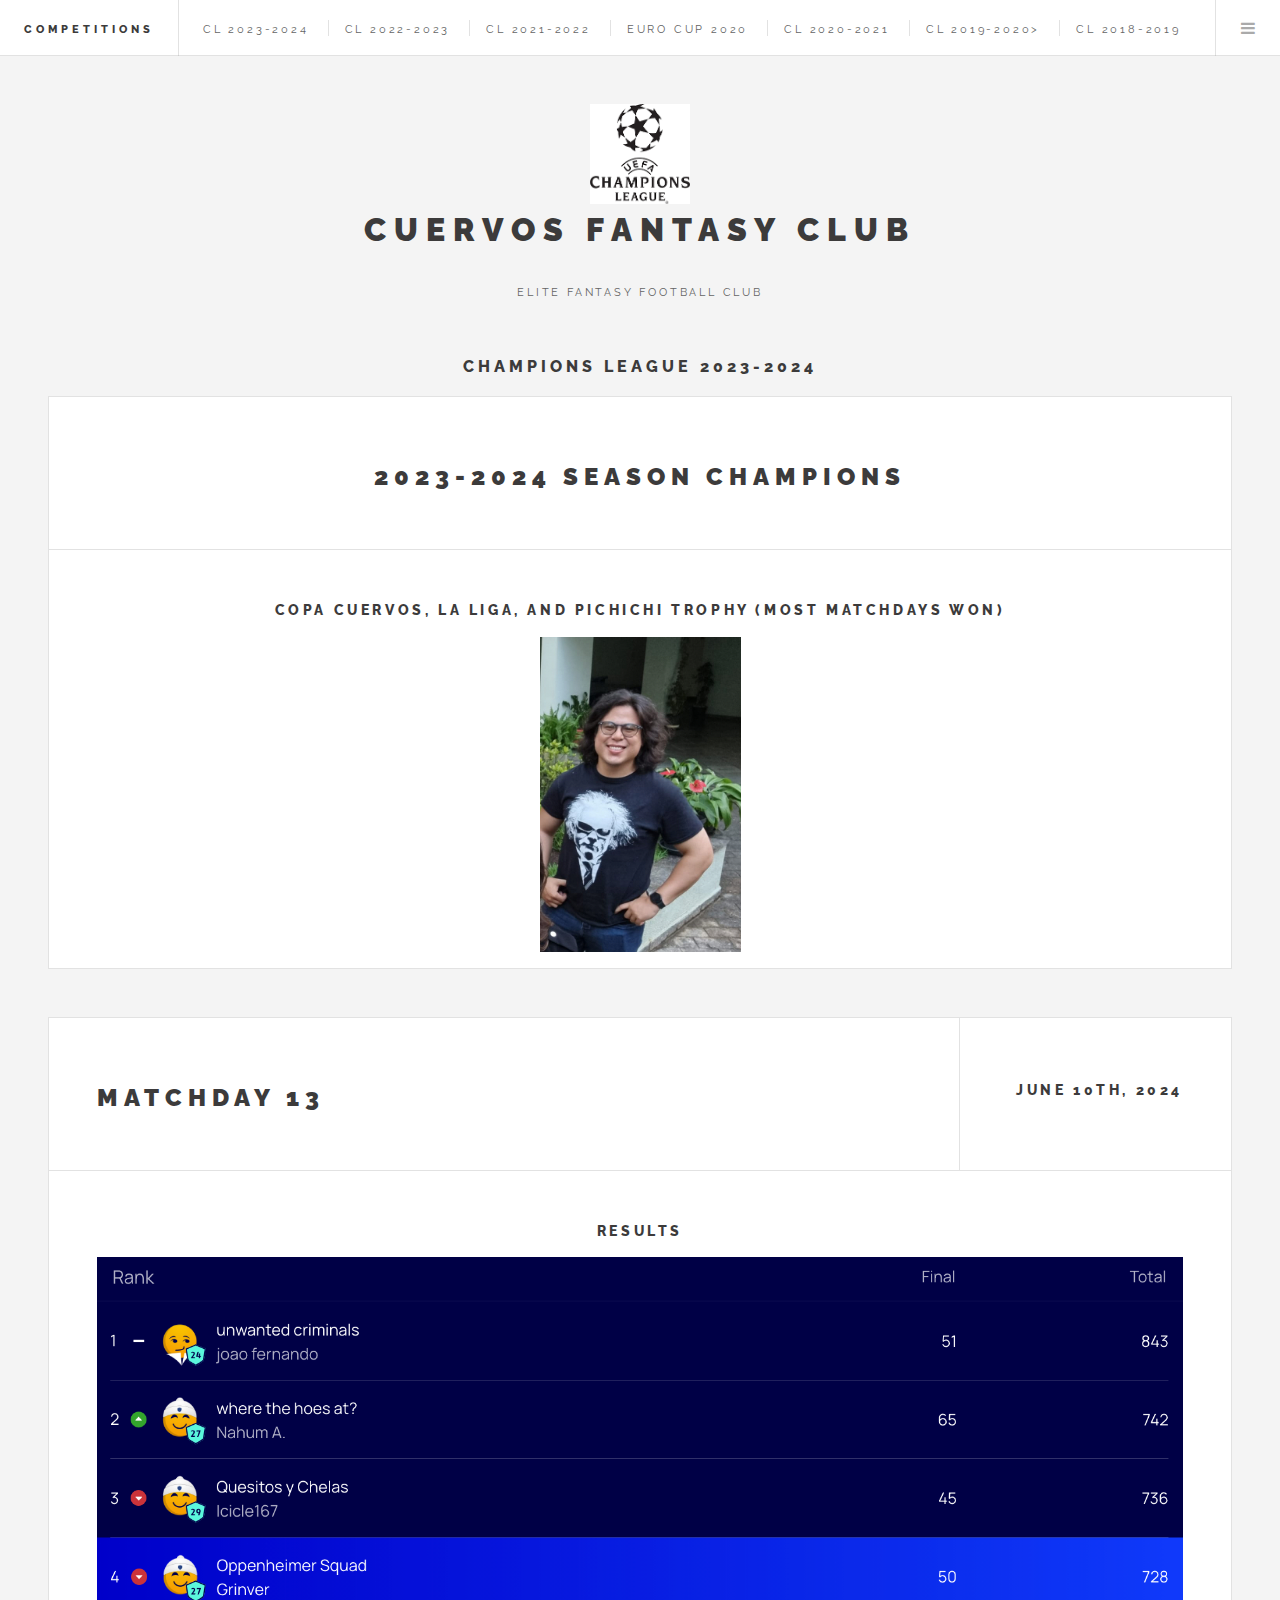
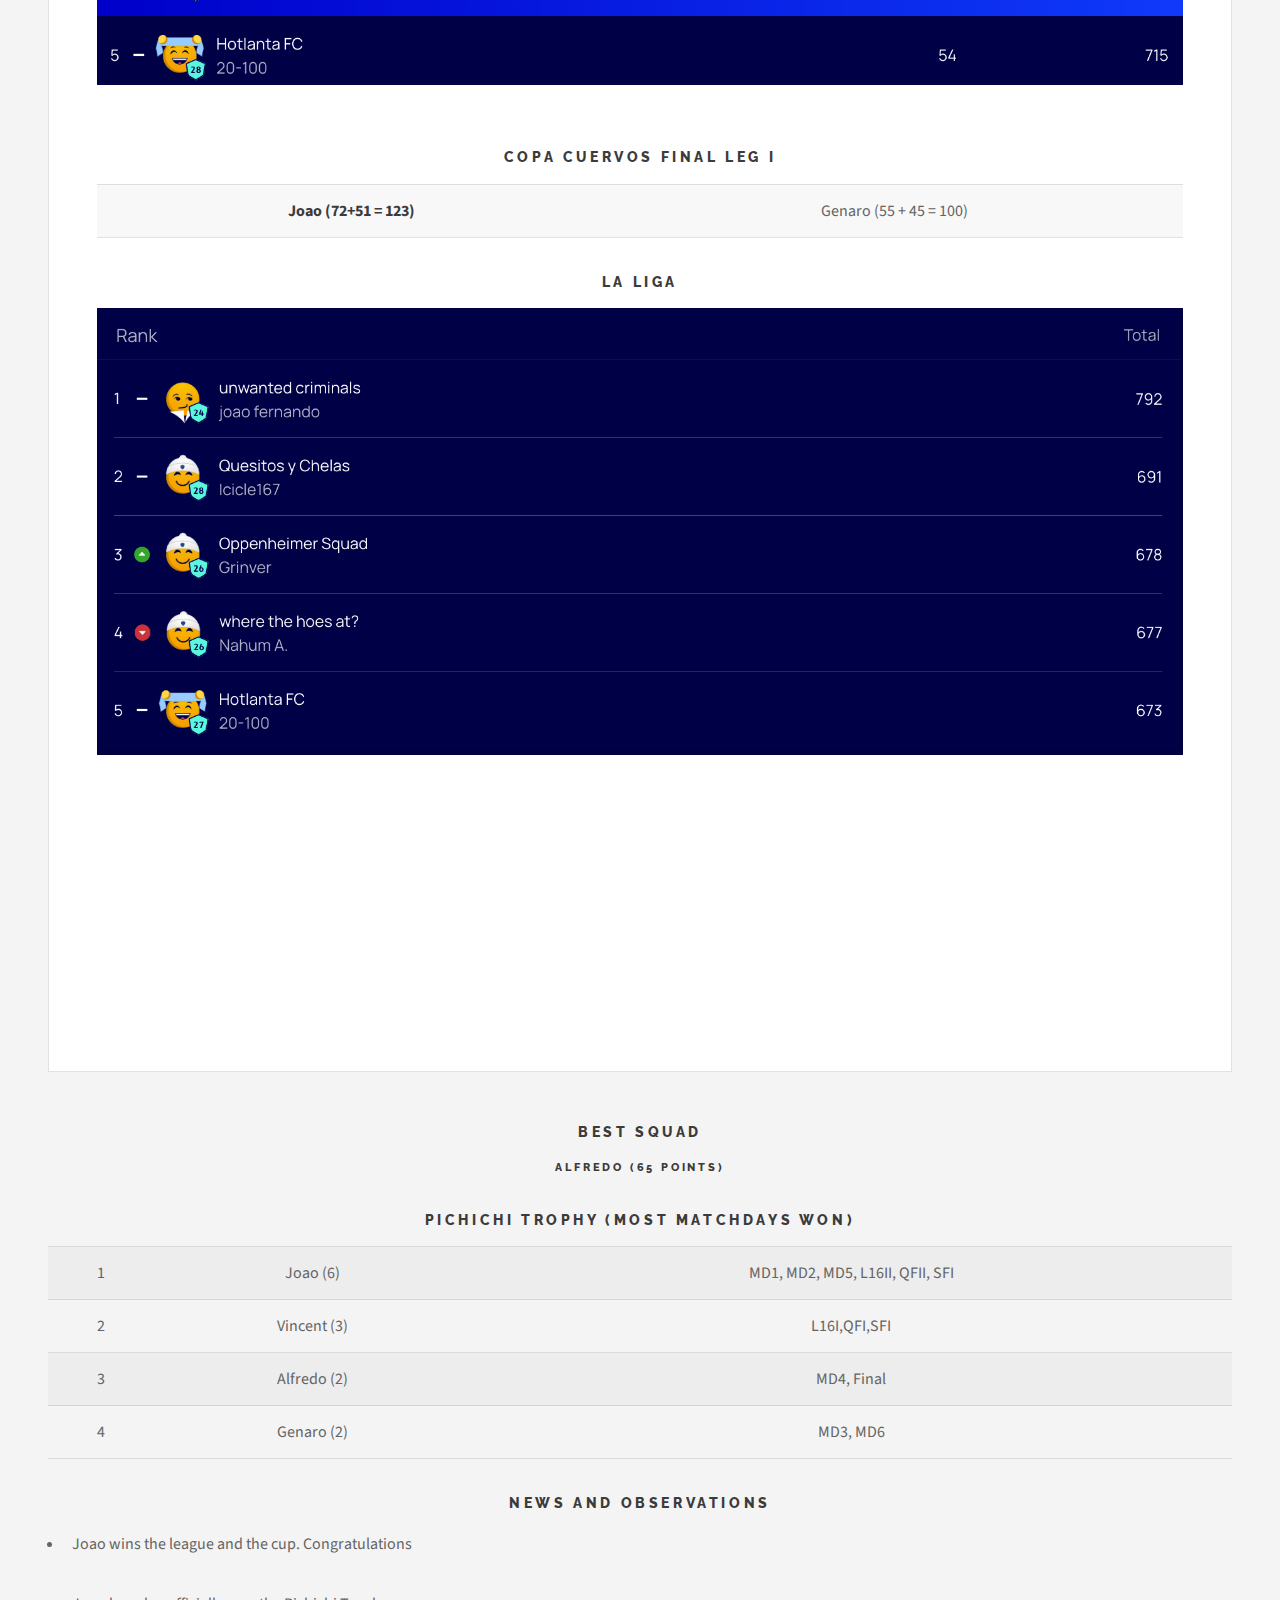
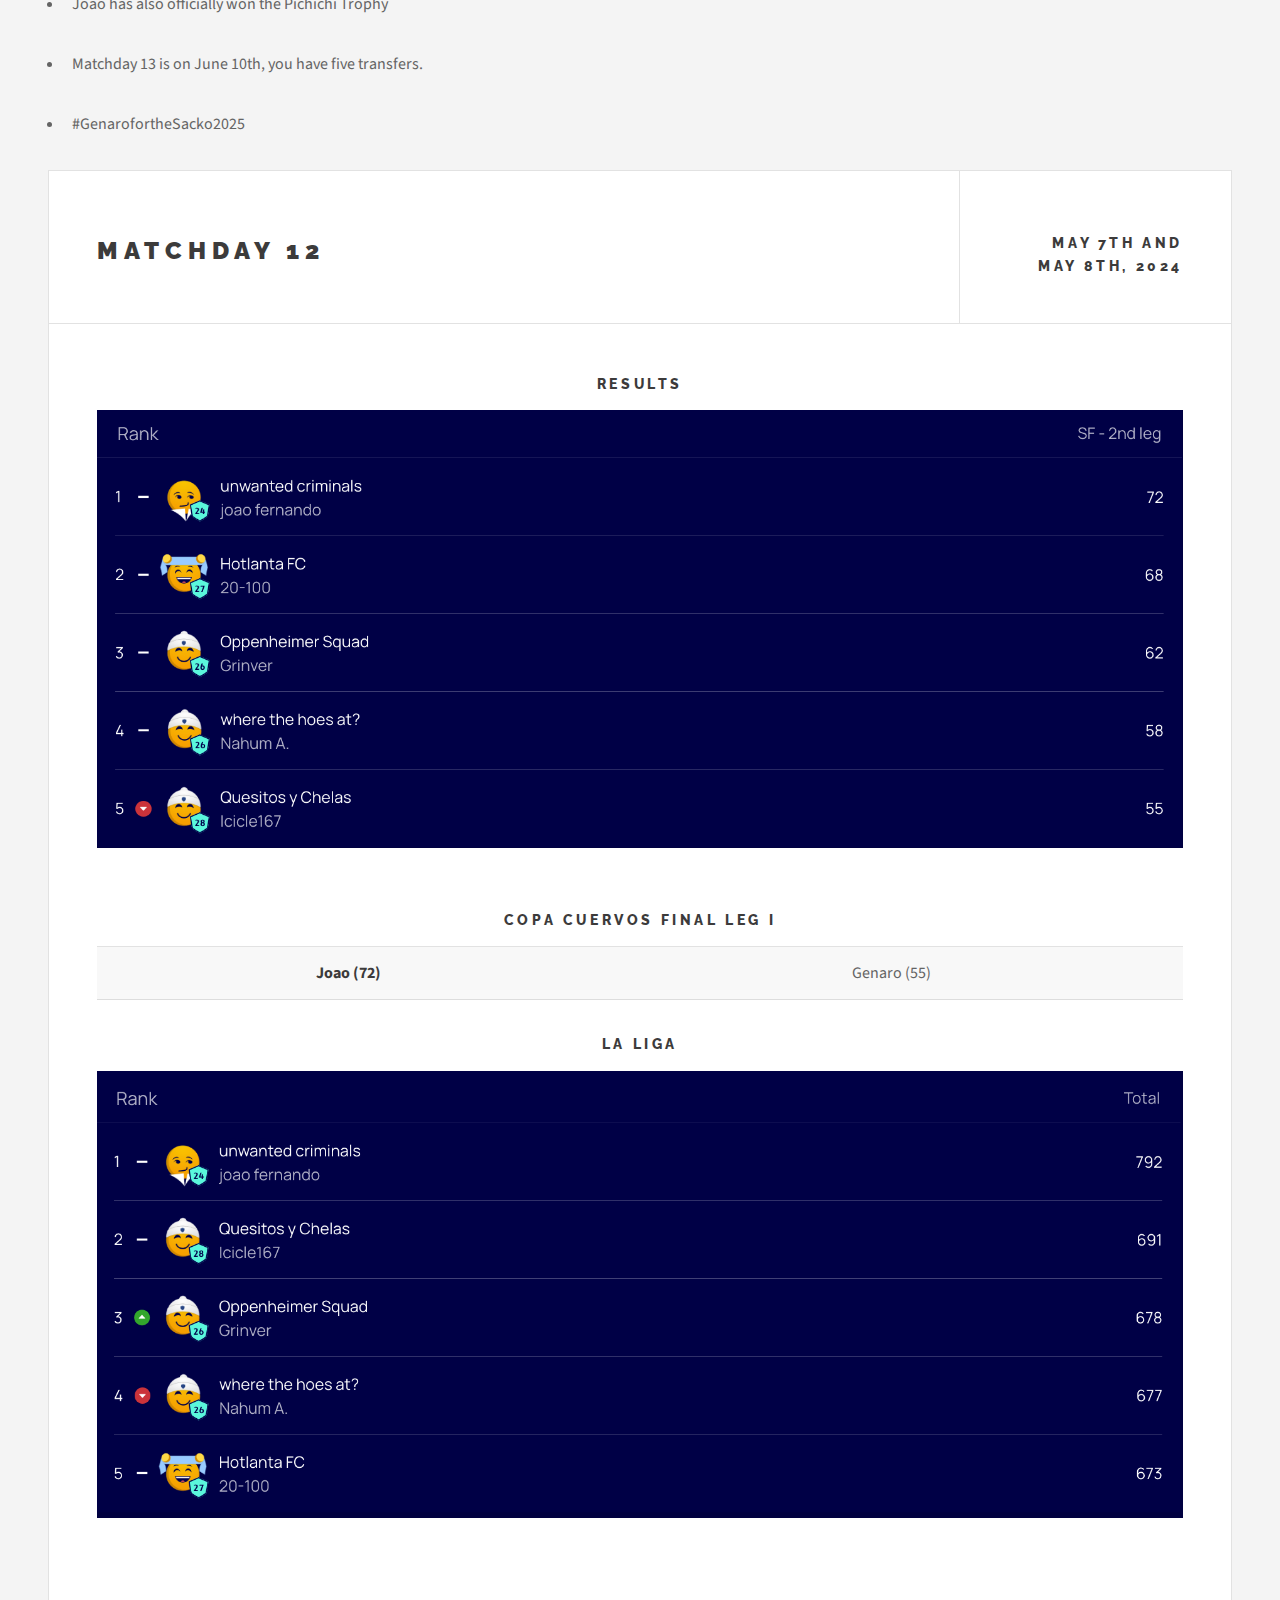
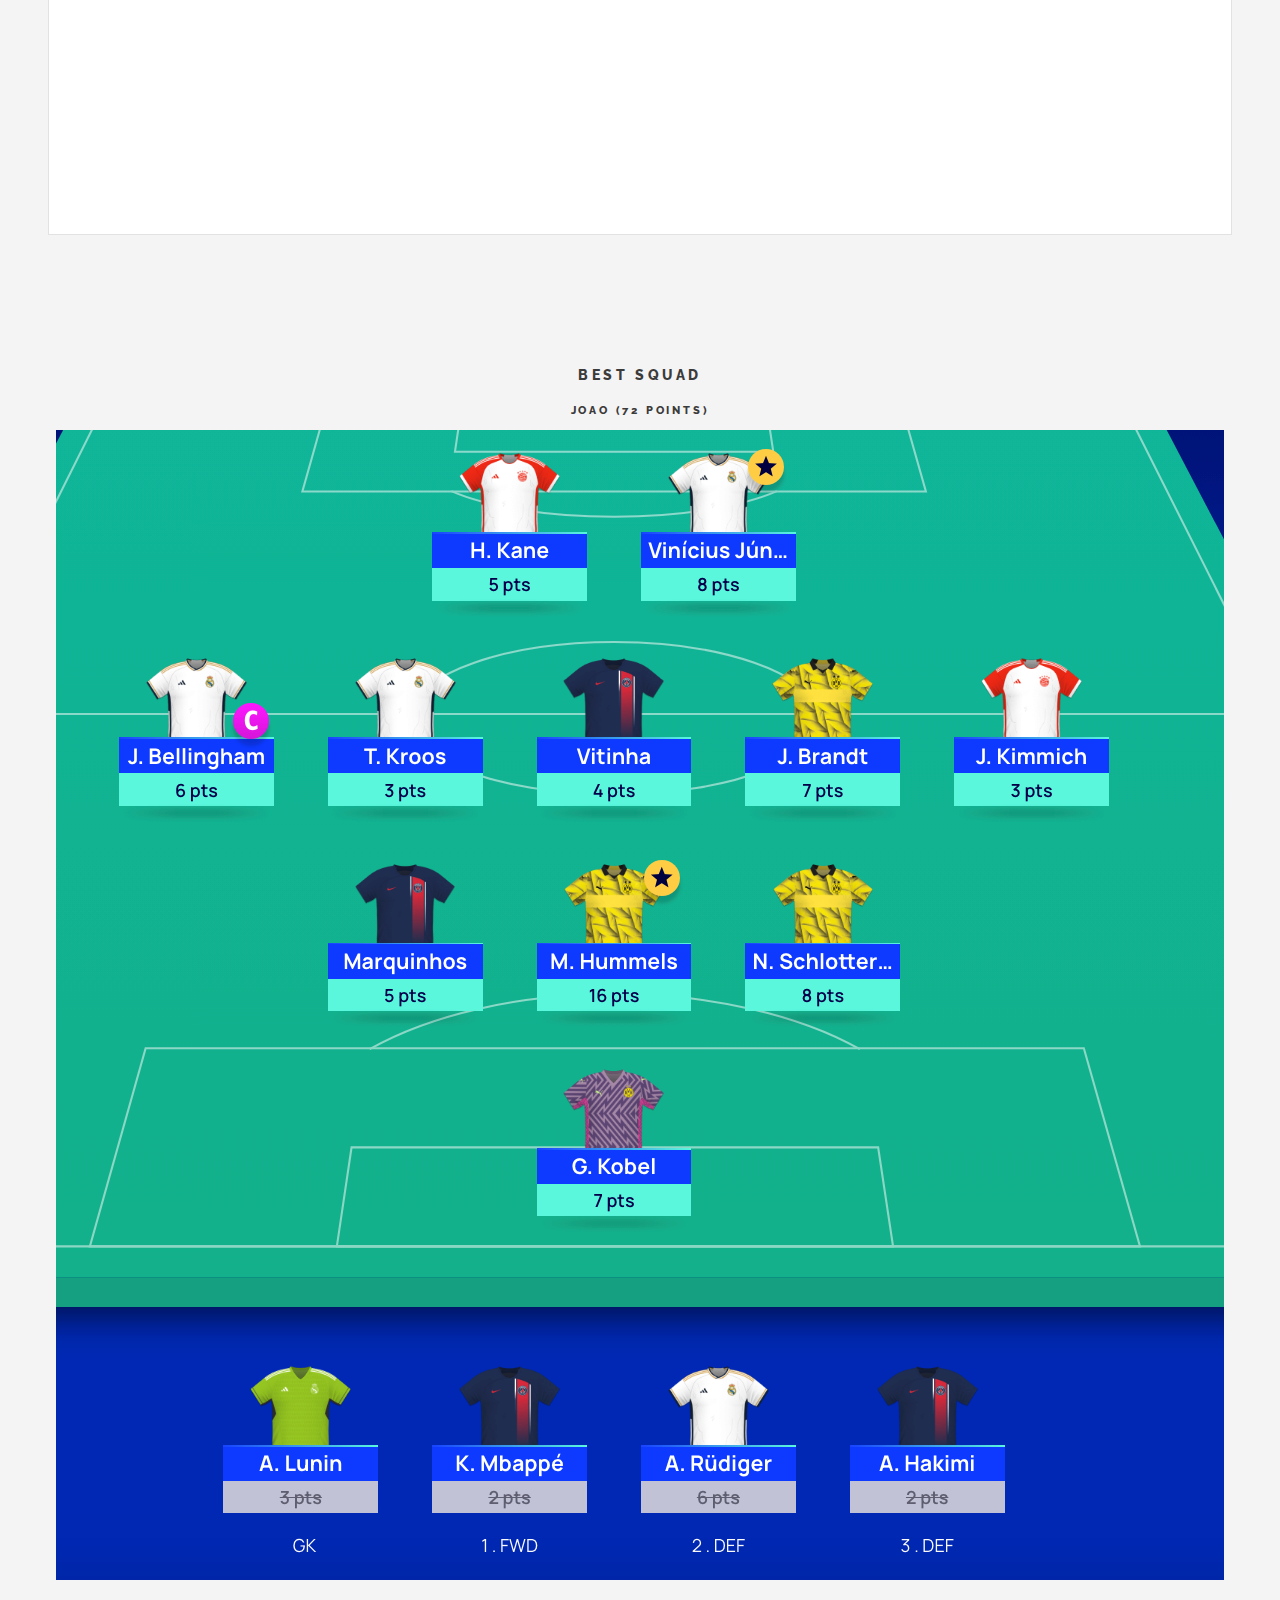
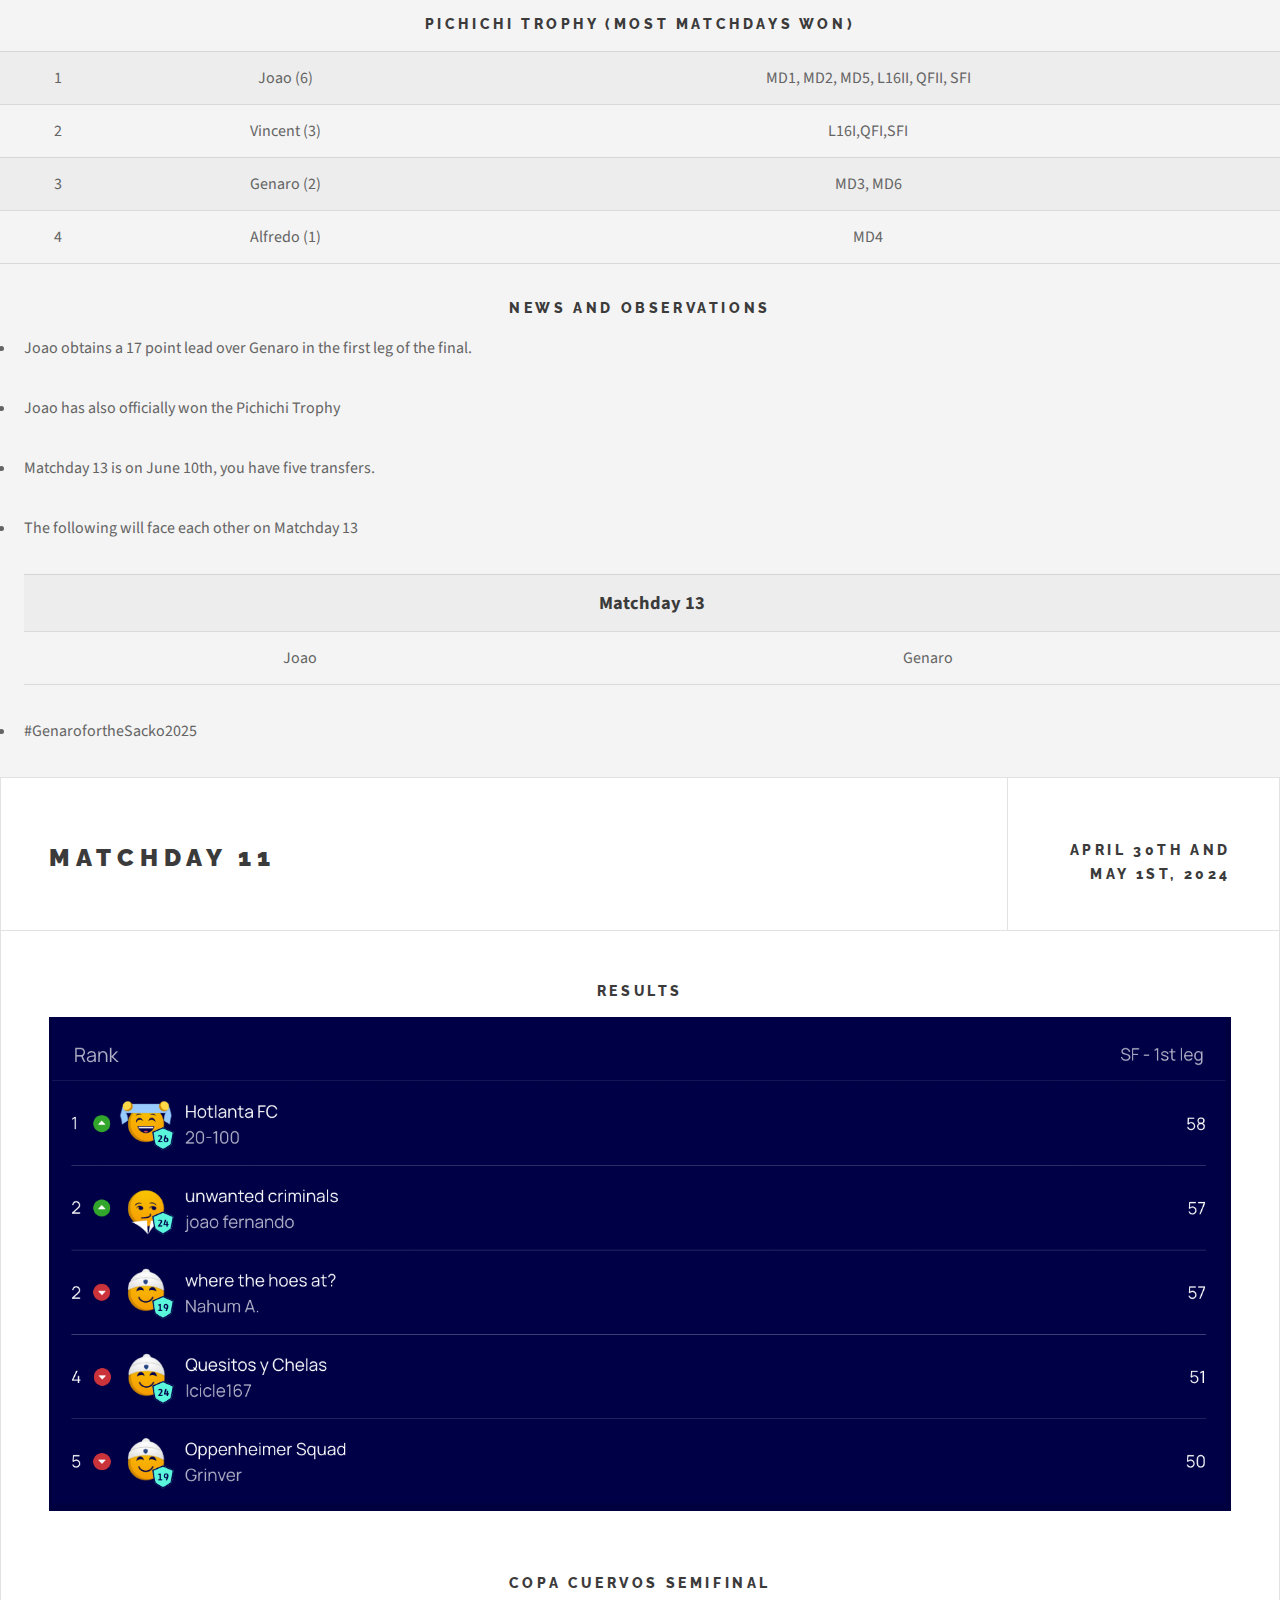
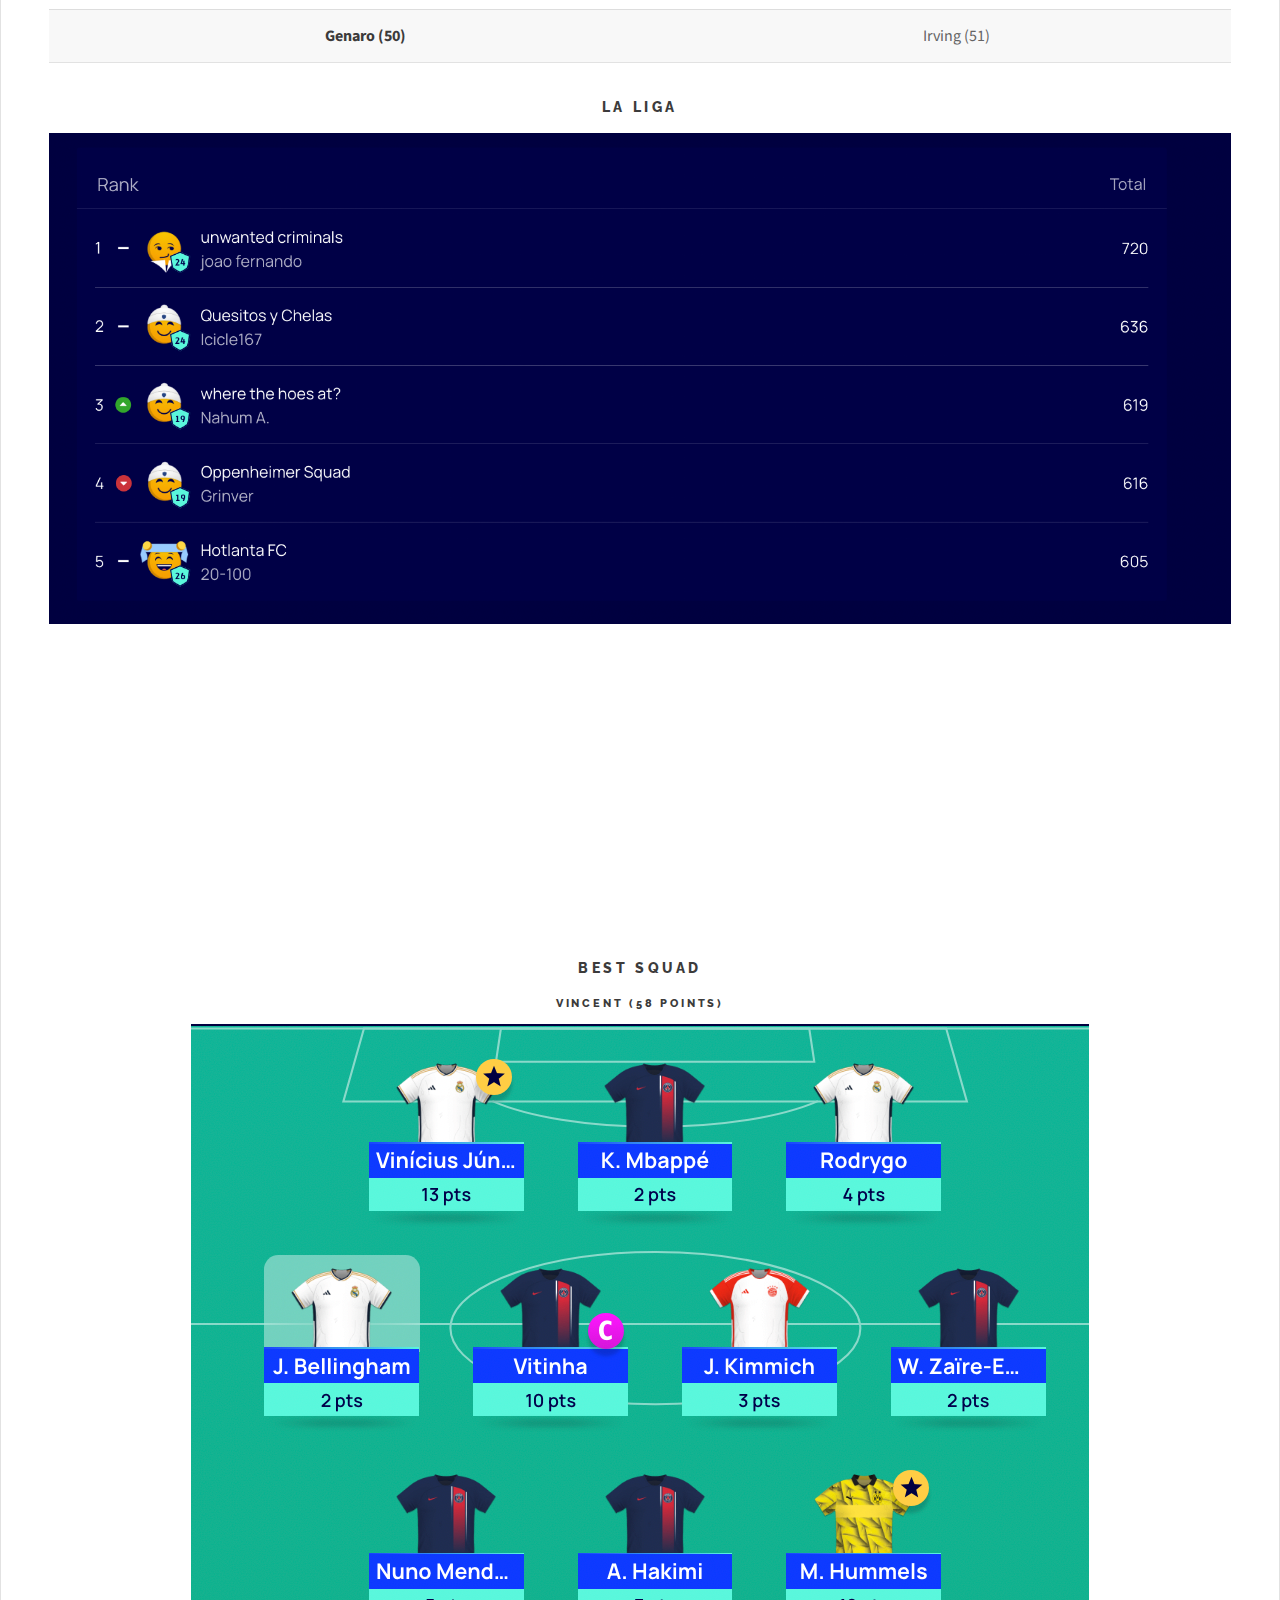
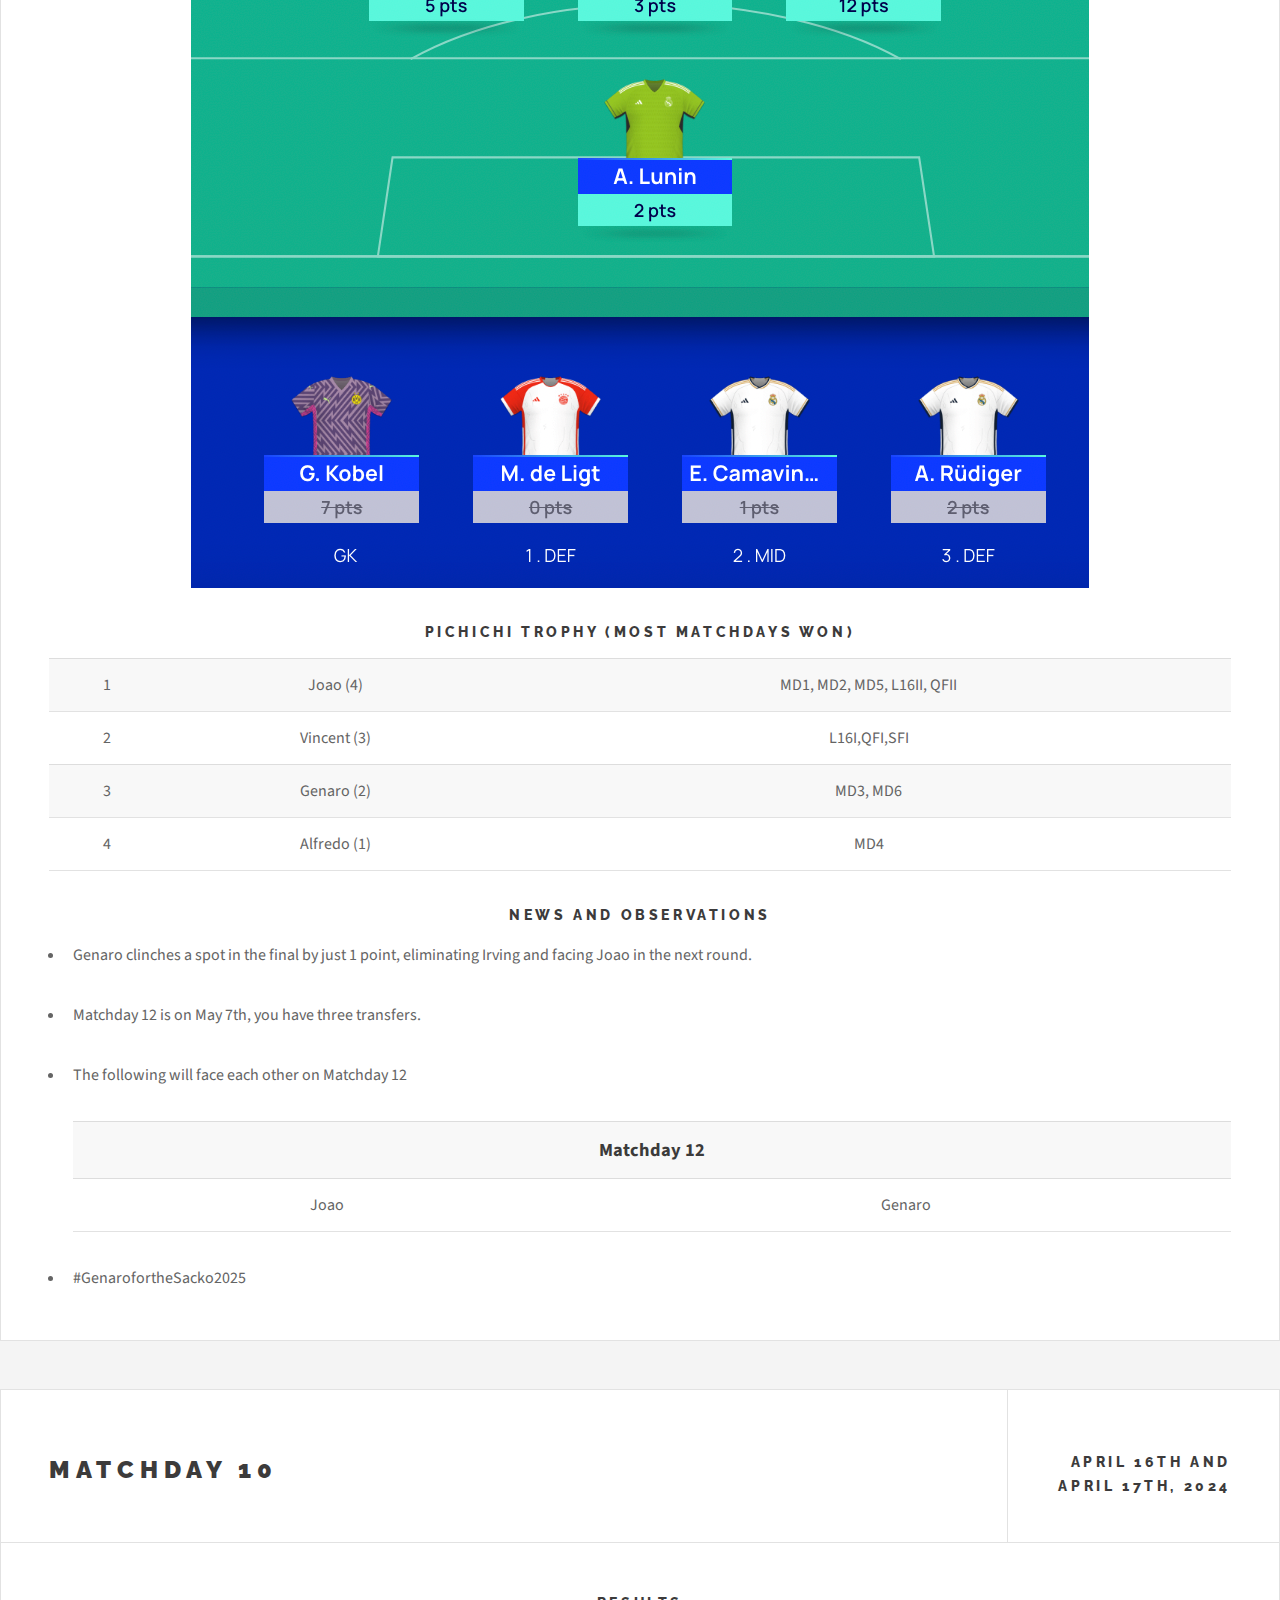
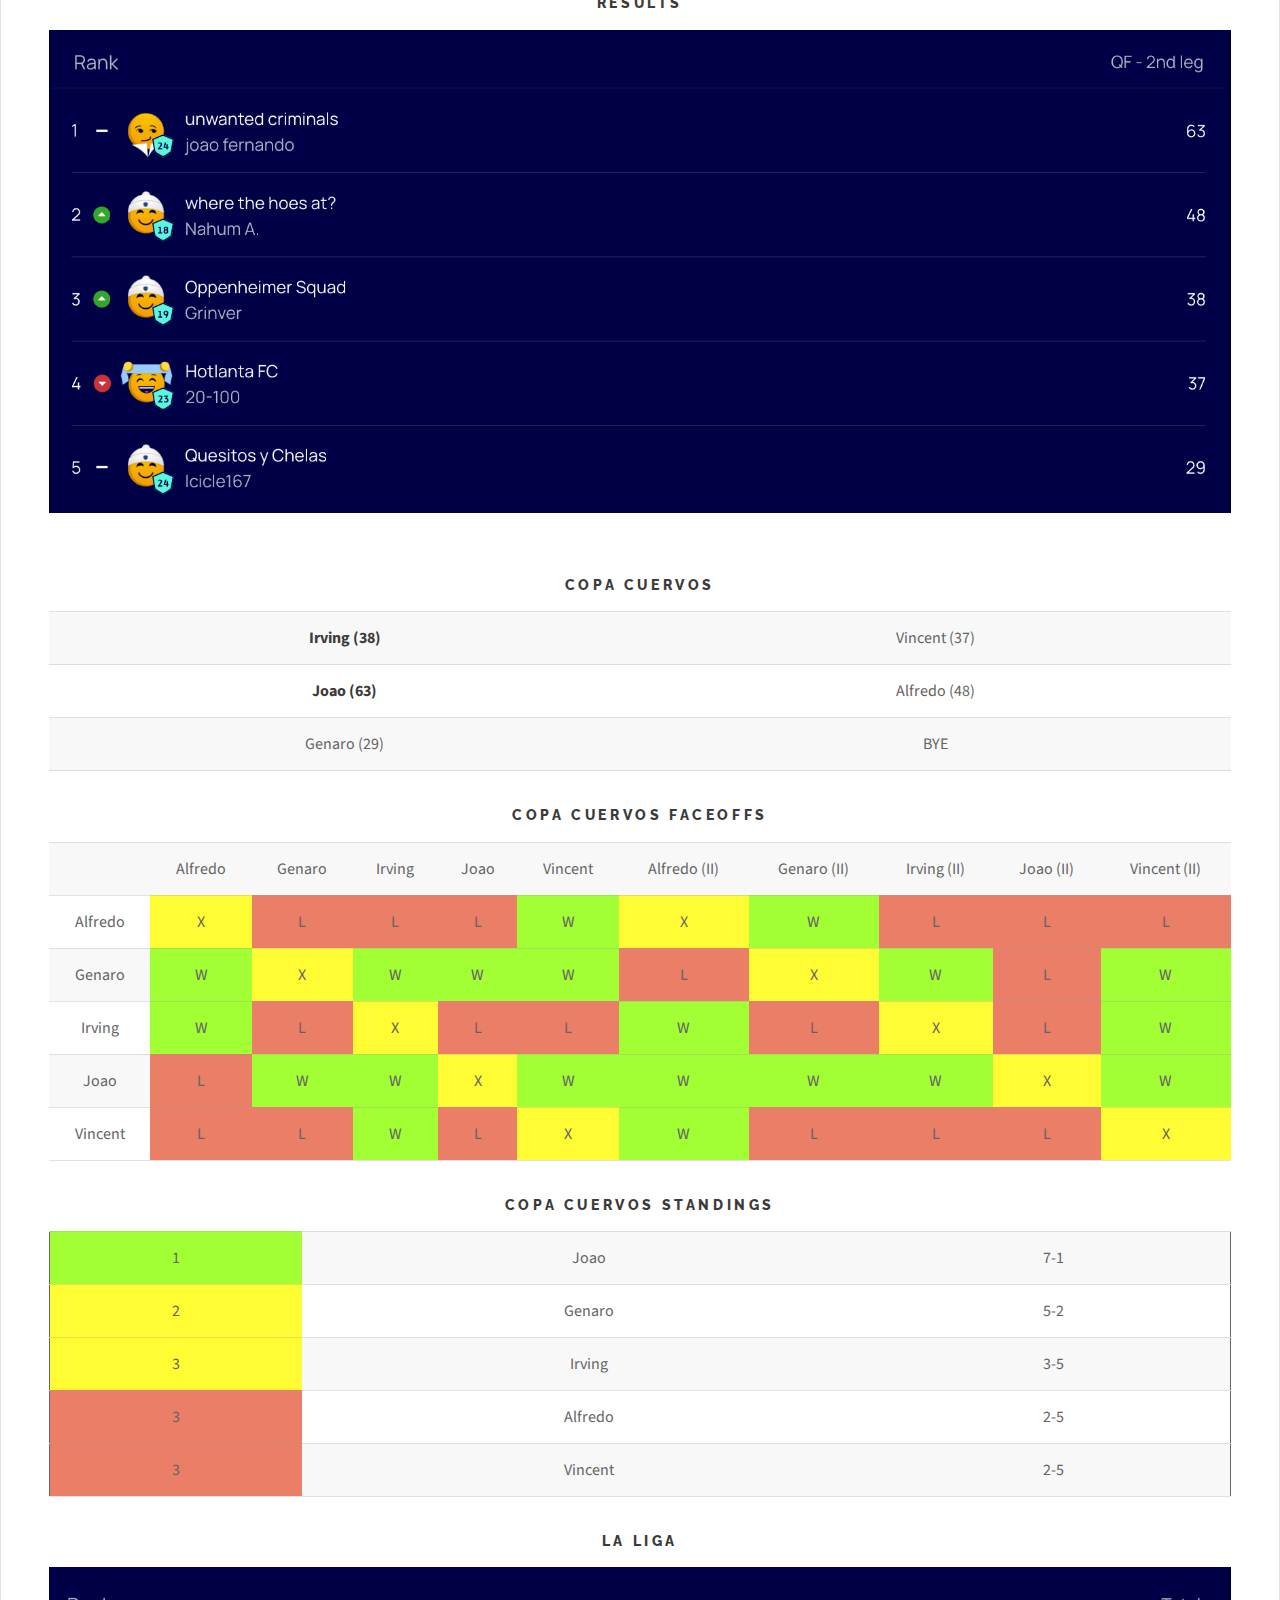
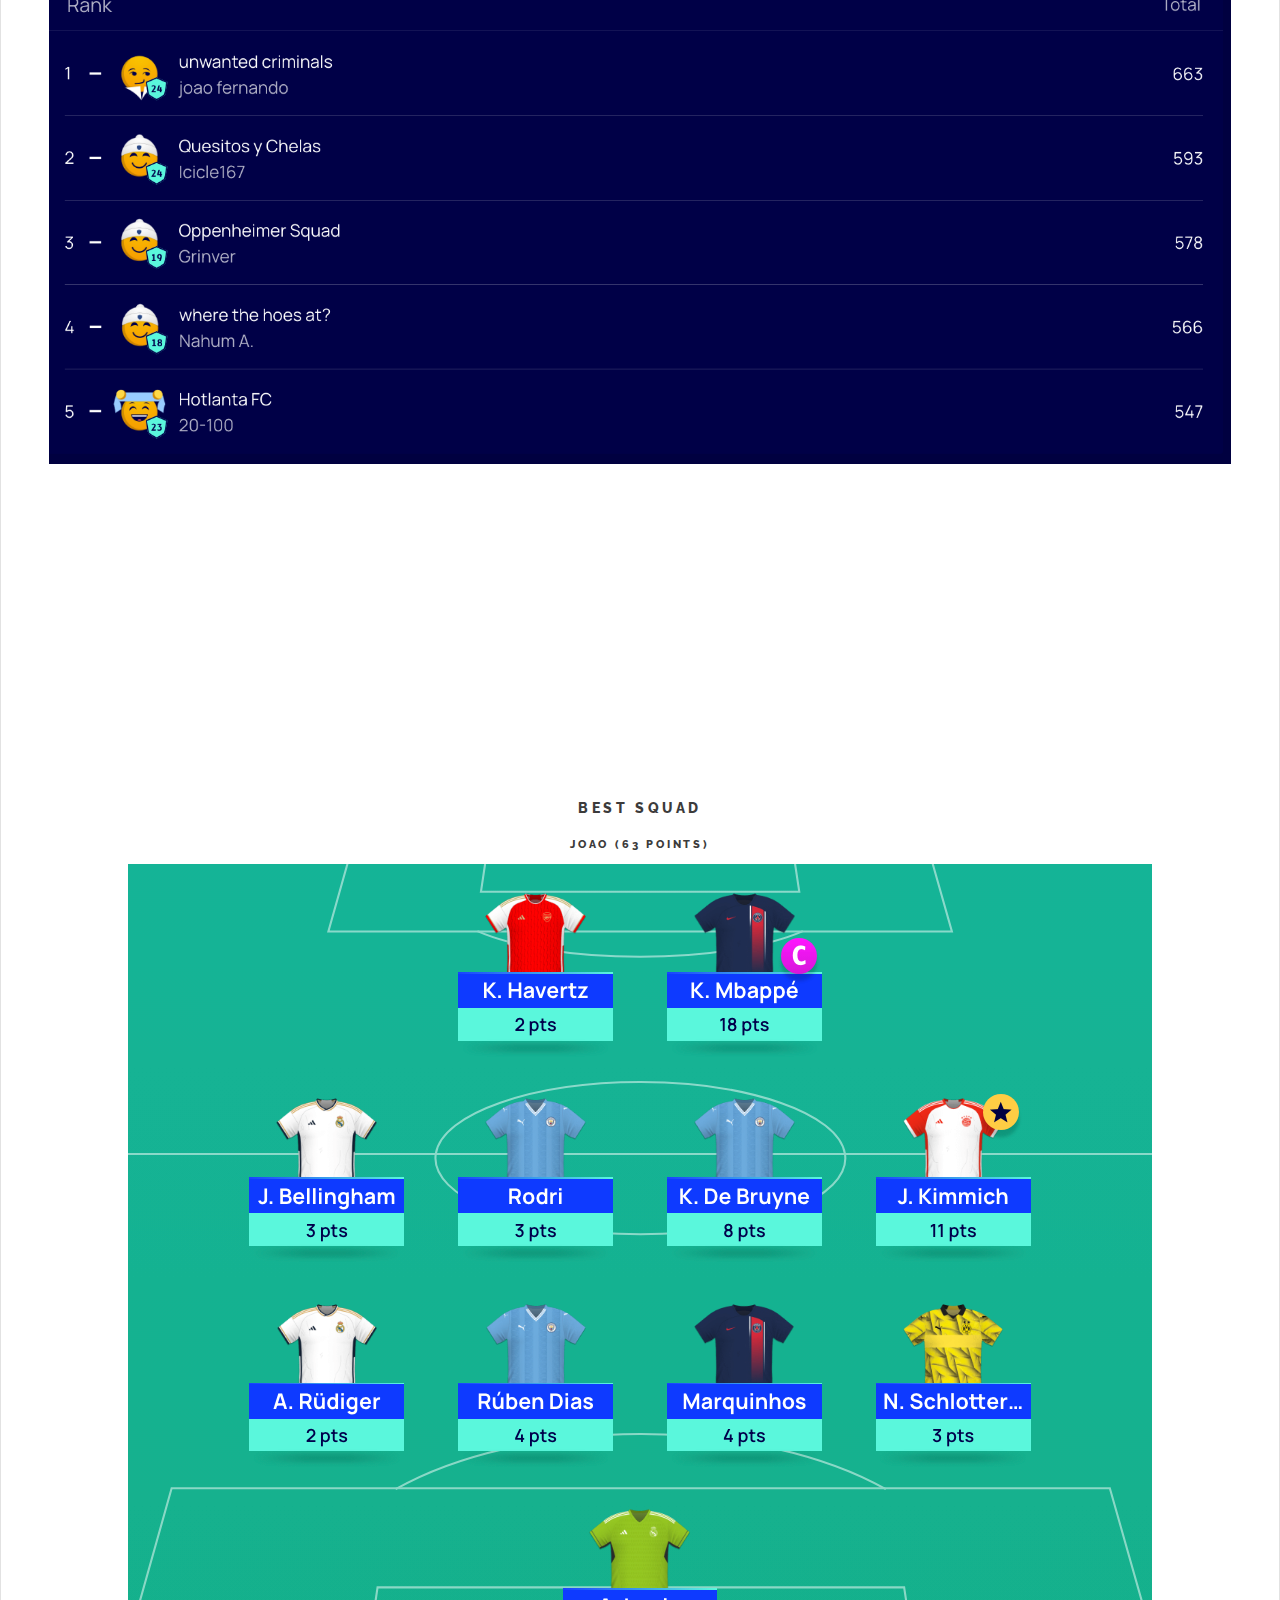
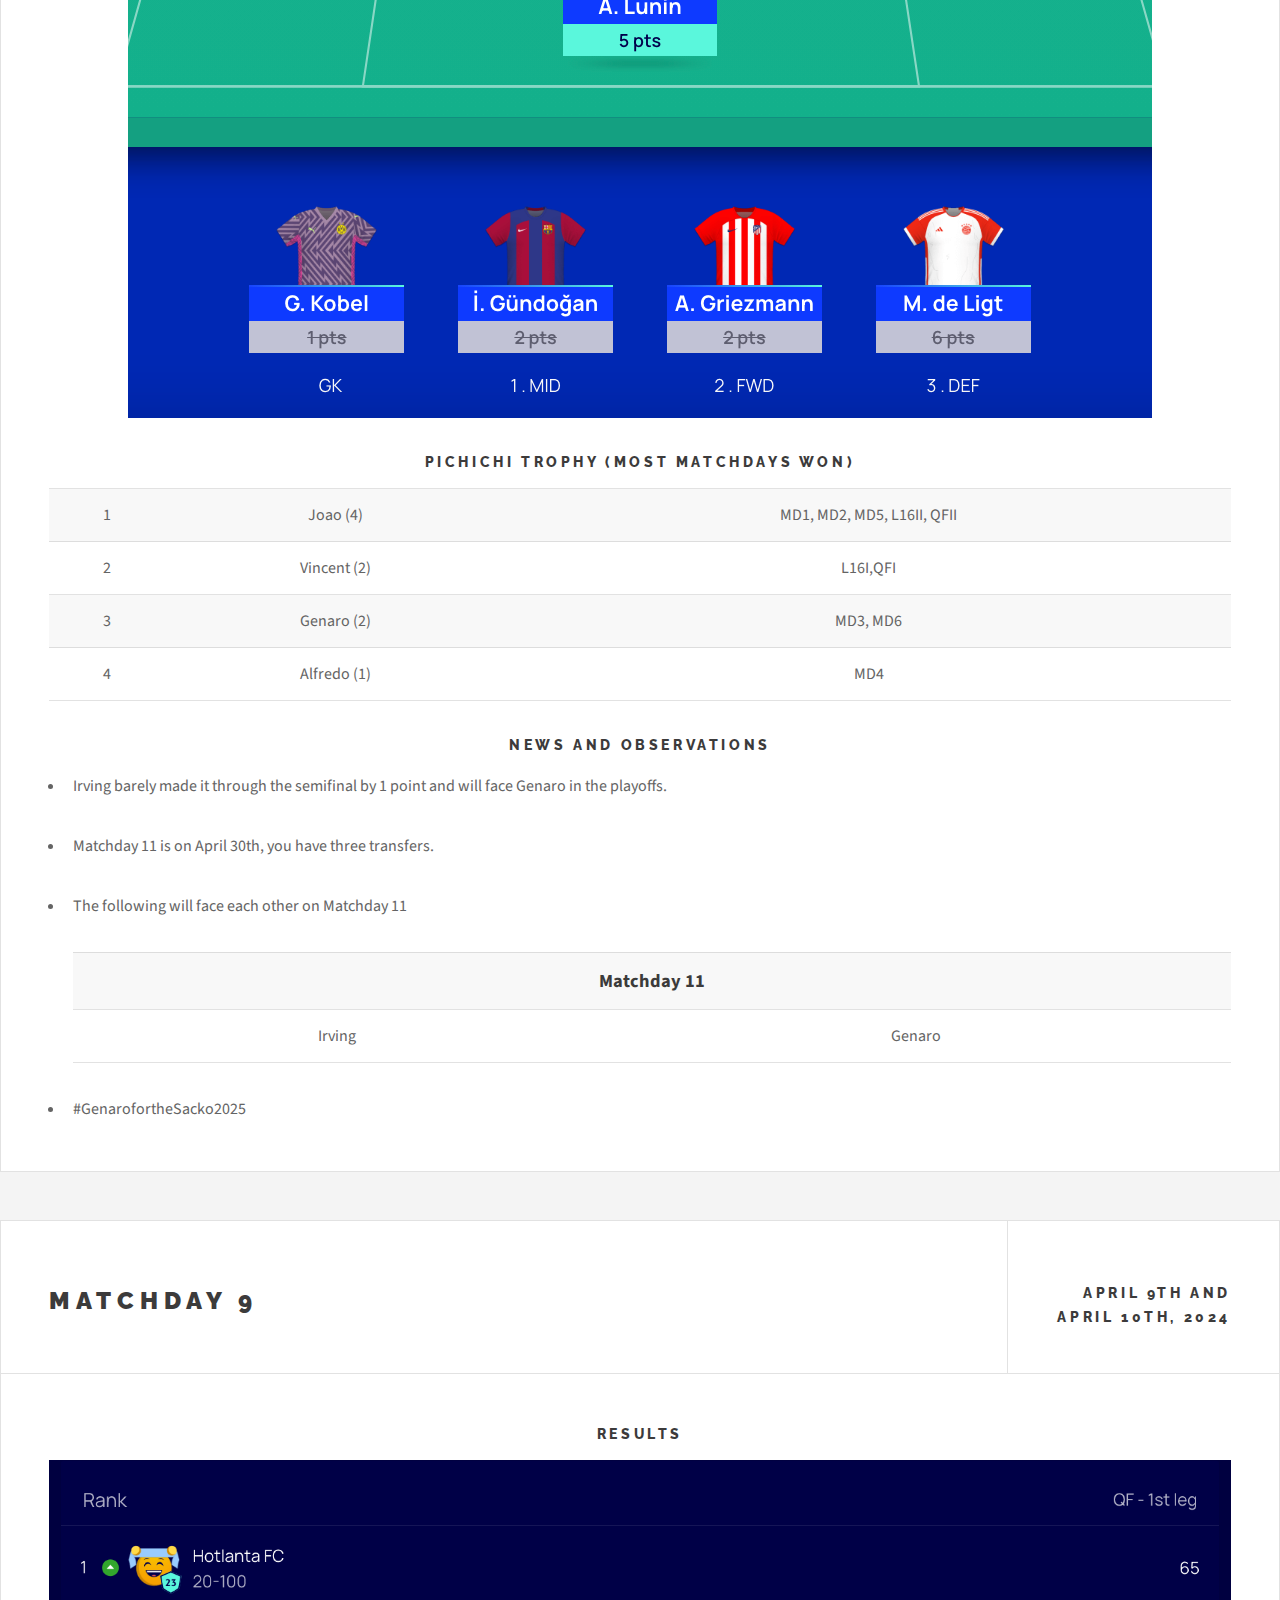
<file: cl2324.html>
<!DOCTYPE HTML>
<!--
	Future Imperfect by HTML5 UP
	html5up.net | @ajlkn
	Free for personal and commercial use under the CCA 3.0 license (html5up.net/license)
-->
<html>
	<head>
		<!--meta name="viewport" content="width=device-width, initial-scale=1.0", user-scalable="no"-->
		<meta name="viewport" content="width=device-width, initial-scale=1.0">

		
		 <link rel = "icon" href =  
"https://d1yjjnpx0p53s8.cloudfront.net/styles/logo-thumbnail/s3/022016/logo_cuervos.jpg?itok=GBm3IHyB" 
        type = "image/x-icon"> 
          
		<style>
			img.resize1 {
  				<!--width: 800;-->
  				<!--height: 400;-->
				width: 100%;
				height: 100%;
  				margin-left: auto;
  				margin-right: auto;
			}
			
			img.resizephone {
 				 width: auto ;
  				 max-width: 100% ;
  				 height: auto ;
			}
		
			table, td, th, tr {  
  				border: 1px solid; 
				text-align: center;
			}
			
			th[colspan="2"] {
    				text-align: center;
				font-size: 1.15em;
				padding-top: 12px;
  				padding-bottom: 12px;

			}
			
			table.tablec, td.tablec, th.tablec {  
  				border: 1px solid; 
				text-align: center;
			}

			table {
 			border-collapse: collapse;
			}
			
			table.tablec {
 			border-collapse: collapse;
			}
			
			table tbody tr:nth-child(2n + 1) {
				background-color: rgba(160, 160, 160, 0.075);
			} 
			
			
			
			* {
			  box-sizing: border-box;
			}

			.column {
				float: left;
				width: 50%;
				padding: 5px;
			}

			/* Clearfix (clear floats) */
			.row::after {
				content: "";
				clear: both;
				display: table;
			}
			
			.center {
 				display: block;
  				margin-left: auto;
 				margin-right: auto;
  				<!--width: 75%;-->
				width: auto;
			}
			
			
			
		</style>
		
		<script>
		window.onload = function () {

		var chart2 = new CanvasJS.Chart("MD2Liga", {
			animationEnabled: true,
			theme: "light2",
			title:{
				text: "La Liga Race"
			},
			axisX: {
				title: "Matchday",
				interval: 1,
			},
			axisY: {
				title: "Points",
			},
			legend: {
				cursor: "pointer",
				verticalAlign: "top",
				horizontalAlign: "center",
				dockInsidePlotArea: true,
				itemclick: toogleDataSeries
			},
			data: [{        
				type: "spline",
				name: "Alfredo",
				showInLegend: true,
			indexLabelFontSize: 16,
				dataPoints: [
					{ y: 0},
					{y: 62},
					{y: 122},
					{y: 181},
					{y: 253},
					{y: 320},
					{y: 365},
					{y: 422},
					{y: 469},
					{y: 518},
					{y: 566},
					{y: 619},
					{y: 677},
					{y: 728}
					
					
				]
		       },
		       {        
				type: "spline",
				name: "Genaro",
			        showInLegend: true,
			indexLabelFontSize: 16,
				dataPoints: [
					{ y: 0},
					{y: 85},
					{y: 148},
					{y: 221},
					{y: 282},
					{y: 339},
					{y: 405},
					{y: 455},
					{y: 517},
					{y: 564},
					{y: 593},
					{y: 636},
					{y: 691},
					{y: 736}
				]
		       },
		        {        
				type: "spline",
				name: "Joao",
			        showInLegend: true,
			indexLabelFontSize: 16,
				dataPoints: [
					{ y: 0},
					{y: 102},
					{y: 169},
					{y: 224},
					{y: 280},
					{y: 358},
					{y: 403},
					{y: 463},
					{y: 540},
					{y: 600},
					{y: 663},
					{y: 720},
					{y: 792},
					{y: 843}
				]
			},
		        {        
				type: "spline",
				name: "Irving",
			        showInLegend: true,
			indexLabelFontSize: 16,
				dataPoints: [
					{ y: 0},
					{y: 68},
					{y: 122},
					{y: 198},
					{y: 261},
					{y: 313},
					{y: 361},
					{y: 412},
					{y: 489},
					{y: 540},
					{y: 578},
					{y: 616},
					{y: 678},
					{y: 728}
				]
			},
		        {        
				type: "spline",
				name: "Vincent",
			        showInLegend: true,
			indexLabelFontSize: 16,
				dataPoints: [
					{ y: 0},
					{y: 66,
					{y: 109},
					{y: 174},
					{y: 231},
					{y: 296},
					{y: 319},
					{y: 380},
					{y: 445},
					{y: 510},
					{y: 547},
					{y: 605},
					{y: 673},
					{y: 715}
				]
			},
		        ]
			// options: {
			//	scales: {
			//	   x: [{
			//		ticks: {
			//		  beginAtZero: true,
			//		  display: false 
			//		}
			//	      }]
			//	}
			//    }
		});
		chart2.render(); 
			
		function toogleDataSeries(e){
			if (typeof(e.dataSeries.visible) === "undefined" || e.dataSeries.visible) {
				e.dataSeries.visible = false;
			} else{
				e.dataSeries.visible = true;
			}
			chart2.render();
		}	

		}
		</script>
		
		
	
		<title>Cuervos Fantasy Club</title>
		<meta charset="utf-8" />
		<!--<meta name="viewport" content="width=device-width, initial-scale=1, user-scalable=no" /> -->
		<link rel="stylesheet" href="assets/css/main.css" /> 
	</head>
	<body class="is-preload">

		<!-- Wrapper -->
			<div id="wrapper">

				<!-- Header -->
					<header id="header">
						<h1><a href="index.html">Competitions</a></h1>
						<nav class="links">
							<ul>	
								<li><a href="cl2324.html">CL 2023-2024</a></li>
								<li><a href="cl2223.html">CL 2022-2023</a></li>
								<li><a href="cl2122.html">CL 2021-2022</a></li>
								<li><a href="ec2020.html">Euro Cup 2020</a></li>
								<li><a href="cl2021.html">CL 2020-2021</a></li>
								<li><a href="cl201920.html">CL 2019-2020></a></li>
								<li><a href="cl201819.html">CL 2018-2019</a></li>
								<li><a href="wc2018.html">World Cup 2018</a></li>
								<li><a href="cl201718.html">CL 2017-2018</a></li>
								<li><a href="cl201617.html">CL 2016-2017</a></li>
								<li><a href="ec2016.html">Euro Cup 2016</a></li>
								<li><a href="cl201516.html">CL 2015-2016</a></li>
							</ul>
						</nav>
						<nav class="main">
							<ul>
								<li class="menu">
									<a class="fa-bars" href="#menu">Menu</a>
								</li>
							</ul>
						</nav>
					</header>

				<!-- Menu -->
					<section id="menu">

						<!-- Links -->
							<section>
								<ul class="links">
									<li>
										<a href="cl2324.html">
											<h3>CL 2023-2024</h3>
										</a>
									</li>
									<li>
										<a href="cl2223.html">
											<h3>CL 2022-2023</h3>
										</a>
									</li>
									<li>
										<a href="cl2122.html">
											<h3>CL 2021-2022</h3>
										</a>
									</li>
									<li>
										<a href="ec2020.html">
											<h3>Euro Cup 2020</h3>
										</a>
									</li>
									<li>
										<a href="cl2021.html">
											<h3>CL 2020-2021</h3>
										</a>
									</li>
									<li>
										<a href="cl201920.html">
											<h3>CL 2019-2020</h3>
										</a>
									</li>
									<li>
										<a href="cl201819.html">
											<h3>CL 2018-2019</h3>
										</a>
									</li>
									<li>
										<a href="wc2018.html">
											<h3>World Cup 2018</h3>
										</a>
									</li>
									<li>
										<a href="cl201718.html">
											<h3>CL 2017-2018</h3>
										</a>
									</li>
									<li>
										<a href="cl201617.html">
											<h3>CL 2016-2017</h3>
										</a>
									</li>
									<li>
										<a href="ec2016.html">
											<h3>Euro Cup 2016</h3>
										</a>
									</li>
									<li>
										<a href="cl201516.html">
											<h3>CL 2015-2016</h3>
										</a>
									</li>
								</ul>
							</section>

					</section>

				<!-- Main -->
					<div id="main">
						<h1 style="text-align:center">Champions League 2023-2024</h1>

						<article class="post">
								<header>
									<div class="title">
										<h2 style="text-align:center">2023-2024 Season Champions</h2>
									</div>
									
									
								</header>
								<h3 style="text-align:center">Copa Cuervos, La Liga, and Pichichi Trophy (Most Matchdays Won)</h3>
								<div style="display: flex; justify-content: center;">
									<img class="resizephone" src="imagesCL2223/joaochamp.png" alt=""/>
								</div>
								
							</article>

						<article class="post">
								<header>
									<div class="title">
										<h2>Matchday 13</h2>
									</div>
									<div class="meta">
										<h3>  June 10th, 2024</h3>
									</div>
								</header>

								<h3 style="text-align:center">Results</h3>
								<div style="display: flex; justify-content: center;">
									<img class="resizephone" src="imagesCL2324/md132324.png" alt=""/>
								</div>
								<p> </p> <br>
								<h3 style="text-align:center">Copa Cuervos Final Leg I</h3>
								<table>
										<tr>
											<td><b> Joao (72+51 = 123) </b></td>
											<td> Genaro (55 + 45 = 100) </td>
										</tr>
								</table>
								<p> </p> 
				
								
								
								<p> </p>
								
								<h3 style="text-align:center">La Liga </h3>
								<div style="display: flex; justify-content: center;">
									<img class="resizephone" src="imagesCL2324/leaguemd122324.png" alt=""/>
								</div>
								
							
							
								<div id="MD2Liga" style="height: 300px; width: 100%;"></div>
								<script src="https://canvasjs.com/assets/script/canvasjs.min.js"></script>
								</div>
								
							
							
								<p> </p>
								<h3 style="text-align:center">Best Squad</h3>
								<h4 style="text-align:center">Alfredo (65 points)</h4>
								
						

								<p> </p>

								<h3 style="text-align:center">Pichichi Trophy (Most Matchdays Won) </h3>
 								<table>
  										<tr>
  									    		<td>1</td>
   									   		<td>Joao (6)</td>
  									    		<td>MD1, MD2, MD5, L16II, QFII, SFI</td>
										</tr>
										<tr>
  									    		<td>2</td>
											<td>Vincent (3)</td>
  									    		<td>L16I,QFI,SFI</td>
										</tr>
										<tr>
  									    		<td>3</td>
   									   		<td>Alfredo (2)</td>
  									    		<td>MD4, Final</td>
										</tr>
										<tr>
  									    		<td>4</td>
   									   		<td>Genaro (2)</td>
  									    		<td>MD3, MD6</td>
										</tr>
										
										
									
								</table>
								
								
								
									<h3 style = "text-align:center">News and Observations</h3>
									<ul>
										<li><p> Joao wins the league and the cup. Congratulations</p>
										<li><p> Joao has also officially won the Pichichi Trophy</p></li>
										<li><p> Matchday 13 is on June 10th, you have five transfers. </p></li>
										<li><p>#GenarofortheSacko2025</p></li>										
									</ul>
							</article>

						<article class="post">
								<header>
									<div class="title">
										<h2>Matchday 12</h2>
									</div>
									<div class="meta">
										<h3>  May 7th and May 8th, 2024</h3>
									</div>
								</header>

								<h3 style="text-align:center">Results</h3>
								<div style="display: flex; justify-content: center;">
									<img class="resizephone" src="imagesCL2324/md122324.png" alt=""/>
								</div>
								<p> </p> <br>
								<h3 style="text-align:center">Copa Cuervos Final Leg I</h3>
								<table>
										<tr>
											<td><b> Joao (72) </b></td>
											<td> Genaro (55) </td>
										</tr>
								</table>
								<p> </p> 
				
								
								
								<p> </p>
								
								<h3 style="text-align:center">La Liga </h3>
								<div style="display: flex; justify-content: center;">
									<img class="resizephone" src="imagesCL2324/leaguemd122324.png" alt=""/>
								</div>
								
							
							
								<div id="MD2Liga" style="height: 300px; width: 100%;"></div>
								<script src="https://canvasjs.com/assets/script/canvasjs.min.js"></script>
								</div>
								
							
							
								<p> </p>
								<h3 style="text-align:center">Best Squad</h3>
								<h4 style="text-align:center">Joao (72 points)</h4>
								<div style="display: flex; justify-content: center;">
									<img class="resizephone" src="imagesCL2324/bestmd122324.png" alt=""/>
								</div>
						

								<p> </p>

								<h3 style="text-align:center">Pichichi Trophy (Most Matchdays Won) </h3>
 								<table>
  										<tr>
  									    		<td>1</td>
   									   		<td>Joao (6)</td>
  									    		<td>MD1, MD2, MD5, L16II, QFII, SFI</td>
										</tr>
										<tr>
  									    		<td>2</td>
											<td>Vincent (3)</td>
  									    		<td>L16I,QFI,SFI</td>
										</tr>
										<tr>
  									    		<td>3</td>
   									   		<td>Genaro (2)</td>
  									    		<td>MD3, MD6</td>
										</tr>
										<tr>
  									    		<td>4</td>
   									   		<td>Alfredo (1)</td>
  									    		<td>MD4</td>
										</tr>
										
									
								</table>
								
								
								
									<h3 style = "text-align:center">News and Observations</h3>
									<ul>
										<li><p> Joao obtains a 17 point lead over Genaro in the first leg of the final.</p>
										<li><p> Joao has also officially won the Pichichi Trophy</p></li>
										<li><p> Matchday 13 is on June 10th, you have five transfers. </p></li>
										<li><p> The following will face each other on Matchday 13</p>										
										<table>
											<tr>
												<th colspan="2"> Matchday 13 </th>
											</tr>
											<tr>
												<td>Joao</td>
												<td>Genaro</td>
											</tr>			
										</table>
										</li>
										<li><p>#GenarofortheSacko2025</p></li>										
									</ul>
							</article>

						<article class="post">
								<header>
									<div class="title">
										<h2>Matchday 11</h2>
									</div>
									<div class="meta">
										<h3>  April 30th and May 1st, 2024</h3>
									</div>
								</header>

								<h3 style="text-align:center">Results</h3>
								<div style="display: flex; justify-content: center;">
									<img class="resizephone" src="imagesCL2324/md112324.png" alt=""/>
								</div>
								<p> </p> <br>
								<h3 style="text-align:center">Copa Cuervos Semifinal</h3>
								<table>
										<tr>
											<td><b> Genaro (50) </b></td>
											<td> Irving (51) </td>
										</tr>
								</table>
								<p> </p> 
				
								
								
								<p> </p>
								
								<h3 style="text-align:center">La Liga </h3>
								<div style="display: flex; justify-content: center;">
									<img class="resizephone" src="imagesCL2324/leaguemd112324.png" alt=""/>
								</div>
								
							
							
								<div id="MD2Liga" style="height: 300px; width: 100%;"></div>
								<script src="https://canvasjs.com/assets/script/canvasjs.min.js"></script>
								</div>
								
							
							
								<p> </p>
								<h3 style="text-align:center">Best Squad</h3>
								<h4 style="text-align:center">Vincent (58 points)</h4>
								<div style="display: flex; justify-content: center;">
									<img class="resizephone" src="imagesCL2324/bestmd112324.png" alt=""/>
								</div>
						

								<p> </p>

								<h3 style="text-align:center">Pichichi Trophy (Most Matchdays Won) </h3>
 								<table>
  										<tr>
  									    		<td>1</td>
   									   		<td>Joao (4)</td>
  									    		<td>MD1, MD2, MD5, L16II, QFII</td>
										</tr>
										<tr>
  									    		<td>2</td>
											<td>Vincent (3)</td>
  									    		<td>L16I,QFI,SFI</td>
										</tr>
										<tr>
  									    		<td>3</td>
   									   		<td>Genaro (2)</td>
  									    		<td>MD3, MD6</td>
										</tr>
										<tr>
  									    		<td>4</td>
   									   		<td>Alfredo (1)</td>
  									    		<td>MD4</td>
										</tr>
										
									
								</table>
								
								
								
									<h3 style = "text-align:center">News and Observations</h3>
									<ul>
										<li><p> Genaro clinches a spot in the final by just 1 point, eliminating Irving and facing Joao in the next round.</p>
										<li><p> Matchday 12 is on May 7th, you have three transfers. </p></li>
										<li><p> The following will face each other on Matchday 12</p>										
										<table>
											<tr>
												<th colspan="2"> Matchday 12 </th>
											</tr>
											<tr>
												<td>Joao</td>
												<td>Genaro</td>
											</tr>			
										</table>
										</li>
										<li><p>#GenarofortheSacko2025</p></li>										
									</ul>
							</article>


						<article class="post">
								<header>
									<div class="title">
										<h2>Matchday 10</h2>
									</div>
									<div class="meta">
										<h3>  April 16th and April 17th, 2024</h3>
									</div>
								</header>

								<h3 style="text-align:center">Results</h3>
								<div style="display: flex; justify-content: center;">
									<img class="resizephone" src="imagesCL2324/md102324.png" alt=""/>
								</div>
								<p> </p> <br>
								<h3 style="text-align:center">Copa Cuervos</h3>
								<table>
										<tr>
											<td><b> Irving (38) </b></td>
											<td> Vincent (37) </td>
										</tr>
										<tr>
											<td><b> Joao (63) </b></td>
											<td> Alfredo (48) </td>
										</tr>
										<tr>
											<td> Genaro (29) </td>
											<td>  BYE </td>
										</tr>
										
								</table>
								<p> </p> 
								<h3 style="text-align:center">Copa Cuervos Faceoffs</h3>
								<table>
										<tr>
											<td> </td>
											<td> Alfredo </td>
											<td> Genaro </td>
											<td> Irving </td>
											<td> Joao </td>
											<td> Vincent </td>
											<td> Alfredo (II)</td>
											<td> Genaro (II)</td>
											<td> Irving (II)</td>
											<td> Joao (II)</td>
											<td> Vincent (II)</td>
										</tr>
										<tr>
											<td> Alfredo </td>
											<td bgcolor="#FFFC33">X</td>
											<td bgcolor="#EA7E66">L</td>
											<td bgcolor="#EA7E66">L</td>
											<td bgcolor="#EA7E66">L</td>
											<td bgcolor="#A2FF33">W</td>
											<td bgcolor="#FFFC33">X</td>
											<td bgcolor="#A2FF33">W</td>
											<td bgcolor="#EA7E66">L</td>
											<td bgcolor="#EA7E66">L</td>
											<td bgcolor="#EA7E66">L</td>
										</tr>
										<tr>
											<td> Genaro </td>
											<td bgcolor="#A2FF33">W</td>
											<td bgcolor="#FFFC33">X</td>
											<td bgcolor="#A2FF33">W</td>
											<td bgcolor="#A2FF33">W</td>
											<td bgcolor="#A2FF33">W</td>
											<td bgcolor="#EA7E66">L</td>
											<td bgcolor="#FFFC33">X</td>
											<td bgcolor="#A2FF33">W</td>
											<td bgcolor="#EA7E66">L</td>
											<td bgcolor="#A2FF33">W</td>
										</tr>
										<tr>
											<td> Irving </td>
											<td bgcolor="#A2FF33">W</td>
											<td bgcolor="#EA7E66">L</td>
											<td bgcolor="#FFFC33">X</td>
											<td bgcolor="#EA7E66">L</td>
											<td bgcolor="#EA7E66">L</td>
											<td bgcolor="#A2FF33">W</td>
											<td bgcolor="#EA7E66">L</td>
											<td bgcolor="#FFFC33">X</td>
											<td bgcolor="#EA7E66">L</td>
											<td bgcolor="#A2FF33">W</td>
											
										</tr>
										<tr>
											<td> Joao </td>
											<td bgcolor="#EA7E66">L</td>
											<td bgcolor="#A2FF33">W</td>
											<td bgcolor="#A2FF33">W</td>
											<td bgcolor="#FFFC33">X</td>
											<td bgcolor="#A2FF33">W</td>
											<td bgcolor="#A2FF33">W</td>
											<td bgcolor="#A2FF33">W</td>
											<td bgcolor="#A2FF33">W</td>
											<td bgcolor="#FFFC33">X</td>
											<td bgcolor="#A2FF33">W</td>
										</tr>
										<tr>
											<td> Vincent </td>
											<td bgcolor="#EA7E66">L</td>
											<td bgcolor="#EA7E66">L</td>
											<td bgcolor="#A2FF33">W</td>
											<td bgcolor="#EA7E66">L</td>
											<td bgcolor="#FFFC33">X</td>
											<td bgcolor="#A2FF33">W</td>
											<td bgcolor="#EA7E66">L</td>
											<td bgcolor="#EA7E66">L</td>
											<td bgcolor="#EA7E66">L</td>
											<td bgcolor="#FFFC33">X</td>
										</tr>
								</table>
								<p> </p> 

							
								<h3 style="text-align:center">Copa Cuervos Standings</h3>
 								<table class="tablec">
  										<tr>
  									    		<td bgcolor="#A2FF33">1</td>
   									   		<td>Joao</td>
  									    		<td>7-1</td>											   
										</tr>
			
  										<tr>
  									    		<td bgcolor="#FFFC33">2</td>
   									   		<td>Genaro</td>
  											<td>5-2</td>
 									   	</tr>
														
  										<tr>
  											<td bgcolor="#FFFC33">3</td>
   									 		<td>Irving</td>
  									    		<td>3-5</td>
 									   	</tr>
														
  										<tr>
  									    		<td bgcolor="#EA7E66">3</td>
   									   		<td>Alfredo</td>
  									    		<td>2-5</td>
 									   	</tr>
														
  										<tr>
  									    		<td bgcolor="#EA7E66">3</td>
   									   		<td>Vincent</td>
  									    		<td>2-5</td>
 									   	</tr>
									
  										

								</table>
								
								
								<p> </p>
								
								<h3 style="text-align:center">La Liga </h3>
								<div style="display: flex; justify-content: center;">
									<img class="resizephone" src="imagesCL2324/leaguemd102324.png" alt=""/>
								</div>
								
							
							
								<div id="MD2Liga" style="height: 300px; width: 100%;"></div>
								<script src="https://canvasjs.com/assets/script/canvasjs.min.js"></script>
								</div>
								
							
							
								<p> </p>
								<h3 style="text-align:center">Best Squad</h3>
								<h4 style="text-align:center">Joao (63 points)</h4>
								<div style="display: flex; justify-content: center;">
									<img class="resizephone" src="imagesCL2324/bestmd102324.png" alt=""/>
								</div>
						

								<p> </p>

								<h3 style="text-align:center">Pichichi Trophy (Most Matchdays Won) </h3>
 								<table>
  										<tr>
  									    		<td>1</td>
   									   		<td>Joao (4)</td>
  									    		<td>MD1, MD2, MD5, L16II, QFII</td>
										</tr>
										<tr>
  									    		<td>2</td>
											<td>Vincent (2)</td>
  									    		<td>L16I,QFI</td>
										</tr>
										<tr>
  									    		<td>3</td>
   									   		<td>Genaro (2)</td>
  									    		<td>MD3, MD6</td>
										</tr>
										<tr>
  									    		<td>4</td>
   									   		<td>Alfredo (1)</td>
  									    		<td>MD4</td>
										</tr>
										
									
								</table>
								
								
								
									<h3 style = "text-align:center">News and Observations</h3>
									<ul>
										<li><p> Irving barely made it through the semifinal by 1 point and will face Genaro in the playoffs.</p>
										<li><p> Matchday 11 is on April 30th, you have three transfers. </p></li>
										<li><p> The following will face each other on Matchday 11</p>										
										<table>
											<tr>
												<th colspan="2"> Matchday 11 </th>
											</tr>
											<tr>
												<td>Irving</td>
												<td>Genaro</td>
											</tr>			
										</table>
										</li>
										<li><p>#GenarofortheSacko2025</p></li>										
									</ul>
							</article>

						<article class="post">
								<header>
									<div class="title">
										<h2>Matchday 9</h2>
									</div>
									<div class="meta">
										<h3>  April 9th and April 10th, 2024</h3>
									</div>
								</header>

								<h3 style="text-align:center">Results</h3>
								<div style="display: flex; justify-content: center;">
									<img class="resizephone" src="imagesCL2324/md92324.png" alt=""/>
								</div>
								<p> </p> <br>
								<h3 style="text-align:center">Copa Cuervos</h3>
								<table>
										<tr>
											<td><b> Vincent (65) </b></td>
											<td> Alfredo (49) </td>
										</tr>
										<tr>
											<td><b> Joao (60) </b></td>
											<td> Genaro (47) </td>
										</tr>
										<tr>
											<td> Irving (51) </td>
											<td>  BYE </td>
										</tr>
										
								</table>
								<p> </p> 
								<h3 style="text-align:center">Copa Cuervos Faceoffs</h3>
								<table>
										<tr>
											<td> </td>
											<td> Alfredo </td>
											<td> Genaro </td>
											<td> Irving </td>
											<td> Joao </td>
											<td> Vincent </td>
											<td> Alfredo (II)</td>
											<td> Genaro (II)</td>
											<td> Irving (II)</td>
											<td> Joao (II)</td>
											<td> Vincent (II)</td>
										</tr>
										<tr>
											<td> Alfredo </td>
											<td bgcolor="#FFFC33">X</td>
											<td bgcolor="#EA7E66">L</td>
											<td bgcolor="#EA7E66">L</td>
											<td bgcolor="#EA7E66">L</td>
											<td bgcolor="#A2FF33">W</td>
											<td bgcolor="#FFFC33">X</td>
											<td bgcolor="#A2FF33">W</td>
											<td bgcolor="#EA7E66">L</td>
											<td> </td>
											<td bgcolor="#EA7E66">L</td>
										</tr>
										<tr>
											<td> Genaro </td>
											<td bgcolor="#A2FF33">W</td>
											<td bgcolor="#FFFC33">X</td>
											<td bgcolor="#A2FF33">W</td>
											<td bgcolor="#A2FF33">W</td>
											<td bgcolor="#A2FF33">W</td>
											<td bgcolor="#EA7E66">L</td>
											<td bgcolor="#FFFC33">X</td>
											<td bgcolor="#A2FF33">W</td>
											<td bgcolor="#EA7E66">L</td>
											<td bgcolor="#A2FF33">W</td>
										</tr>
										<tr>
											<td> Irving </td>
											<td bgcolor="#A2FF33">W</td>
											<td bgcolor="#EA7E66">L</td>
											<td bgcolor="#FFFC33">X</td>
											<td bgcolor="#EA7E66">L</td>
											<td bgcolor="#EA7E66">L</td>
											<td bgcolor="#A2FF33">W</td>
											<td bgcolor="#EA7E66">L</td>
											<td bgcolor="#FFFC33">X</td>
											<td bgcolor="#EA7E66">L</td>
											<td> </td>
											
										</tr>
										<tr>
											<td> Joao </td>
											<td bgcolor="#EA7E66">L</td>
											<td bgcolor="#A2FF33">W</td>
											<td bgcolor="#A2FF33">W</td>
											<td bgcolor="#FFFC33">X</td>
											<td bgcolor="#A2FF33">W</td>
											<td> </td>
											<td bgcolor="#A2FF33">W</td>
											<td bgcolor="#A2FF33">W</td>
											<td bgcolor="#FFFC33">X</td>
											<td bgcolor="#A2FF33">W</td>
										</tr>
										<tr>
											<td> Vincent </td>
											<td bgcolor="#EA7E66">L</td>
											<td bgcolor="#EA7E66">L</td>
											<td bgcolor="#A2FF33">W</td>
											<td bgcolor="#EA7E66">L</td>
											<td bgcolor="#FFFC33">X</td>
											<td bgcolor="#A2FF33">W</td>
											<td bgcolor="#EA7E66">L</td>
											<td> </td>
											<td bgcolor="#EA7E66">L</td>
											<td bgcolor="#FFFC33">X</td>
										</tr>
								</table>
								<p> </p> 

							
								<h3 style="text-align:center">Copa Cuervos Standings</h3>
 								<table class="tablec">
  										<tr>
  									    		<td bgcolor="#A2FF33">1</td>
   									   		<td>Joao</td>
  									    		<td>6-1</td>											   
										</tr>
			
  										<tr>
  									    		<td bgcolor="#FFFC33">2</td>
   									   		<td>Genaro</td>
  											<td>5-2</td>
 									   	</tr>
														
  										<tr>
  											<td bgcolor="#FFFC33">3</td>
   									 		<td>Vincent</td>
  									    		<td>2-5</td>
 									   	</tr>
														
  										<tr>
  									    		<td bgcolor="#EA7E66">3</td>
   									   		<td>Irving</td>
  									    		<td>2-5</td>
 									   	</tr>
														
  										<tr>
  									    		<td bgcolor="#EA7E66">3</td>
   									   		<td>Alfredo</td>
  									    		<td>2-5</td>
 									   	</tr>
									
  										

								</table>
								
								
								<p> </p>
								
								<h3 style="text-align:center">La Liga </h3>
								<div style="display: flex; justify-content: center;">
									<img class="resizephone" src="imagesCL2324/leaguemd92324.png" alt=""/>
								</div>
								
							
							
								<div id="MD2Liga" style="height: 300px; width: 100%;"></div>
								<script src="https://canvasjs.com/assets/script/canvasjs.min.js"></script>
								</div>
								
							
							
								<p> </p>
								<h3 style="text-align:center">Best Squad</h3>
								<h4 style="text-align:center">Vincent (65 points)</h4>
								<div style="display: flex; justify-content: center;">
									<img class="resizephone" src="imagesCL2324/bestmd92324.png" alt=""/>
								</div>
						

								<p> </p>

								<h3 style="text-align:center">Pichichi Trophy (Most Matchdays Won) </h3>
 								<table>
  										<tr>
  									    		<td>1</td>
   									   		<td>Joao (3)</td>
  									    		<td>MD1, MD2, MD5, L16II</td>
										</tr>
										<tr>
  									    		<td>2</td>
											<td>Vincent (2)</td>
  									    		<td>L16I,QFI</td>
										</tr>
										<tr>
  									    		<td>3</td>
   									   		<td>Genaro (2)</td>
  									    		<td>MD3, MD6</td>
										</tr>
										<tr>
  									    		<td>4</td>
   									   		<td>Alfredo (1)</td>
  									    		<td>MD4</td>
										</tr>
										
									
								</table>
								
								
								
									<h3 style = "text-align:center">News and Observations</h3>
									<ul>
										<li><p> Joao widened the lead in La Liga, with Irving looming not far behind Genaro.</p></li>
										<li><p> After beating Genaro, Joao progresses directly to the final. Genaro will be expecting a semifinal contender.</p></li>
										<li><p> After Vincent's dominating victory over Alfredo, he is now one win away from reaching the playoffs.</p></li>
										<li><p> Irving or Vincent need a win to pass automatically (since the Alfredo-Vincent rounds are reduced to a 1 point difference). Alfredo needs a win and a draw from Irving-Vincent.</p></li>
										<li><p> Matchday 10 is on April 16th, you have five transfers. </p></li>
										<li><p> The following will face each other on Matchday 9</p>										
										<table>
											<tr>
												<th colspan="2"> Matchday 8 </th>
											</tr>
											<tr>
												<td>Irving</td>
												<td>Vincent</td>
											</tr>
											<tr>
												<td>Joao</td>
												<td>Alfredo</td>
											</tr>
										
											<tr>
												<td>Genaro</td>
												<td>Bye</td>
											</tr>
										
										</table>
										</li>
										<li><p>#GenarofortheSacko2025</p></li>										
									</ul>
							</article>

						<article class="post">
								<header>
									<div class="title">
										<h2>Matchday 8</h2>
									</div>
									<div class="meta">
										<h3>  March 5th - March 13th, 2024</h3>
									</div>
								</header>

								<h3 style="text-align:center">Results</h3>
								<div style="display: flex; justify-content: center;">
									<img class="resizephone" src="imagesCL2324/md82324.png" alt=""/>
								</div>
								<p> </p> <br>
								<h3 style="text-align:center">Copa Cuervos</h3>
								<table>
										<tr>
											<td><b> Irving (77) </b></td>
											<td> Alfredo (47) </td>
										</tr>
										<tr>
											<td><b> Genaro (70) </b></td>
											<td> Vincent (65) </td>
										</tr>
										<tr>
											<td> Joao (77) </td>
											<td>  BYE </td>
										</tr>
										
								</table>
								<p> </p> 
								<h3 style="text-align:center">Copa Cuervos Faceoffs</h3>
								<table>
										<tr>
											<td> </td>
											<td> Alfredo </td>
											<td> Genaro </td>
											<td> Irving </td>
											<td> Joao </td>
											<td> Vincent </td>
											<td> Alfredo (II)</td>
											<td> Genaro (II)</td>
											<td> Irving (II)</td>
											<td> Joao (II)</td>
											<td> Vincent (II)</td>
										</tr>
										<tr>
											<td> Alfredo </td>
											<td bgcolor="#FFFC33">X</td>
											<td bgcolor="#EA7E66">L</td>
											<td bgcolor="#EA7E66">L</td>
											<td bgcolor="#EA7E66">L</td>
											<td bgcolor="#A2FF33">W</td>
											<td bgcolor="#FFFC33">X</td>
											<td bgcolor="#A2FF33">W</td>
											<td bgcolor="#EA7E66">L</td>
											<td> </td>
											<td> </td>
										</tr>
										<tr>
											<td> Genaro </td>
											<td bgcolor="#A2FF33">W</td>
											<td bgcolor="#FFFC33">X</td>
											<td bgcolor="#A2FF33">W</td>
											<td bgcolor="#A2FF33">W</td>
											<td bgcolor="#A2FF33">W</td>
											<td bgcolor="#EA7E66">L</td>
											<td bgcolor="#FFFC33">X</td>
											<td bgcolor="#A2FF33">W</td>
											<td> </td>
											<td bgcolor="#A2FF33">W</td>
										</tr>
										<tr>
											<td> Irving </td>
											<td bgcolor="#A2FF33">W</td>
											<td bgcolor="#EA7E66">L</td>
											<td bgcolor="#FFFC33">X</td>
											<td bgcolor="#EA7E66">L</td>
											<td bgcolor="#EA7E66">L</td>
											<td bgcolor="#A2FF33">W</td>
											<td bgcolor="#EA7E66">L</td>
											<td bgcolor="#FFFC33">X</td>
											<td bgcolor="#EA7E66">L</td>
											<td> </td>
											
										</tr>
										<tr>
											<td> Joao </td>
											<td bgcolor="#EA7E66">L</td>
											<td bgcolor="#A2FF33">W</td>
											<td bgcolor="#A2FF33">W</td>
											<td bgcolor="#FFFC33">X</td>
											<td bgcolor="#A2FF33">W</td>
											<td> </td>
											<td> </td>
											<td bgcolor="#A2FF33">W</td>
											<td bgcolor="#FFFC33">X</td>
											<td bgcolor="#A2FF33">W</td>
										</tr>
										<tr>
											<td> Vincent </td>
											<td bgcolor="#EA7E66">L</td>
											<td bgcolor="#EA7E66">L</td>
											<td bgcolor="#A2FF33">W</td>
											<td bgcolor="#EA7E66">L</td>
											<td bgcolor="#FFFC33">X</td>
											<td> </td>
											<td bgcolor="#EA7E66">L</td>
											<td> </td>
											<td bgcolor="#EA7E66">L</td>
											<td bgcolor="#FFFC33">X</td>
										</tr>
								</table>
								<p> </p> 

							
								<h3 style="text-align:center">Copa Cuervos Standings</h3>
 								<table class="tablec">
  										<tr>
  									    		<td bgcolor="#A2FF33">1</td>
   									   		<td>Genaro</td>
  									    		<td>6-1</td>											   
										</tr>
			
  										<tr>
  									    		<td bgcolor="#FFFC33">2</td>
   									   		<td>Joao</td>
  											<td>5-1</td>
 									   	</tr>
														
  										<tr>
  											<td bgcolor="#FFFC33">3</td>
   									 		<td>Irving</td>
  									    		<td>2-4</td>
 									   	</tr>
														
  										<tr>
  									    		<td bgcolor="#EA7E66">3</td>
   									   		<td>Alfredo</td>
  									    		<td>2-4</td>
 									   	</tr>
														
  										<tr>
  									    		<td bgcolor="#EA7E66">3</td>
   									   		<td>Vincent</td>
  									    		<td>1-5</td>
 									   	</tr>
									
  										

								</table>
								
								
								<p> </p>
								
								<h3 style="text-align:center">La Liga </h3>
								<div style="display: flex; justify-content: center;">
									<img class="resizephone" src="imagesCL2324/leaguemd82324.png" alt=""/>
								</div>
								
							
							
								<div id="MD2Liga" style="height: 300px; width: 100%;"></div>
								<script src="https://canvasjs.com/assets/script/canvasjs.min.js"></script>
								</div>
								
							
							
								<p> </p>
								<h3 style="text-align:center">Best Squad</h3>
								<h4 style="text-align:center">Joao (77 points)</h4>
								<div style="display: flex; justify-content: center;">
									<img class="resizephone" src="imagesCL2324/bestmd82324.png" alt=""/>
								</div>
						

								<p> </p>

								<h3 style="text-align:center">Pichichi Trophy (Most Matchdays Won) </h3>
 								<table>
  										<tr>
  									    		<td>1</td>
   									   		<td>Joao (3)</td>
  									    		<td>MD1, MD2, MD5, L16II</td>
										</tr>
										<tr>
  									    		<td>2</td>
   									   		<td>Genaro (2)</td>
  									    		<td>MD3, MD6</td>
										</tr>
										<tr>
  									    		<td>4</td>
   									   		<td>Vincent (1)</td>
  									    		<td>L16I</td>
										</tr>
										<tr>
  									    		<td>4</td>
   									   		<td>Alfredo (1)</td>
  									    		<td>MD4</td>
										</tr>
										
									
								</table>
								
								
								
									<h3 style = "text-align:center">News and Observations</h3>
									<ul>
										<li><p> Joao has kept the lead in La Liga.</p></li>
										<li><p> Genaro and Joao have qualified for the cup. But who will progress directly to the final?</p></li>
										<li><p> The cup playoff is very much alive for Alfredo, Vincent, and Irving. </p></li>
										<li><p> Matchday 9 is on April 9th, you have five transfers. </p></li>
										<li><p> The following will face each other on Matchday 9</p>										
										<table>
											<tr>
												<th colspan="2"> Matchday 8 </th>
											</tr>
											<tr>
												<td>Alfredo</td>
												<td>Vincent</td>
											</tr>
											<tr>
												<td>Joao</td>
												<td>Genaro</td>
											</tr>
										
											<tr>
												<td>Irving</td>
												<td>Bye</td>
											</tr>
										
										</table>
										</li>
										<li><p>#GenarofortheSacko2025</p></li>										
									</ul>
							</article>

						<article class="post">
								<header>
									<div class="title">
										<h2>Matchday 7</h2>
									</div>
									<div class="meta">
										<h3>  February 13th - February 21st, 2024</h3>
									</div>
								</header>

								<h3 style="text-align:center">Results</h3>
								<div style="display: flex; justify-content: center;">
									<img class="resizephone" src="imagesCL2324/md72324.png" alt=""/>
								</div>
								<p> </p> <br>
								<h3 style="text-align:center">Copa Cuervos</h3>
								<table>
										<tr>
											<td><b> Joao (60) </b></td>
											<td> Irving (51) </td>
										</tr>
										<tr>
											<td><b> Alfredo (57) </b></td>
											<td> Genaro (50) </td>
										</tr>
										<tr>
											<td> Vincent (61) </td>
											<td>  BYE </td>
										</tr>
										
								</table>
								<p> </p> 
								<h3 style="text-align:center">Copa Cuervos Faceoffs</h3>
								<table>
										<tr>
											<td> </td>
											<td> Alfredo </td>
											<td> Genaro </td>
											<td> Irving </td>
											<td> Joao </td>
											<td> Vincent </td>
											<td> Alfredo (II)</td>
											<td> Genaro (II)</td>
											<td> Irving (II)</td>
											<td> Joao (II)</td>
											<td> Vincent (II)</td>
										</tr>
										<tr>
											<td> Alfredo </td>
											<td bgcolor="#FFFC33">X</td>
											<td bgcolor="#EA7E66">L</td>
											<td bgcolor="#EA7E66">L</td>
											<td bgcolor="#EA7E66">L</td>
											<td bgcolor="#A2FF33">W</td>
											<td bgcolor="#FFFC33">X</td>
											<td bgcolor="#A2FF33">W</td>
											<td> </td>
											<td> </td>
											<td> </td>
										</tr>
										<tr>
											<td> Genaro </td>
											<td bgcolor="#A2FF33">W</td>
											<td bgcolor="#FFFC33">X</td>
											<td bgcolor="#A2FF33">W</td>
											<td bgcolor="#A2FF33">W</td>
											<td bgcolor="#A2FF33">W</td>
											<td bgcolor="#EA7E66">L</td>
											<td bgcolor="#FFFC33">X</td>
											<td bgcolor="#A2FF33">W</td>
											<td> </td>
											<td> </td>
										</tr>
										<tr>
											<td> Irving </td>
											<td bgcolor="#A2FF33">W</td>
											<td bgcolor="#EA7E66">L</td>
											<td bgcolor="#FFFC33">X</td>
											<td bgcolor="#EA7E66">L</td>
											<td bgcolor="#EA7E66">L</td>
											<td> </td>
											<td bgcolor="#EA7E66">L</td>
											<td bgcolor="#FFFC33">X</td>
											<td bgcolor="#EA7E66">L</td>
											<td> </td>
											
										</tr>
										<tr>
											<td> Joao </td>
											<td bgcolor="#EA7E66">L</td>
											<td bgcolor="#A2FF33">W</td>
											<td bgcolor="#A2FF33">W</td>
											<td bgcolor="#FFFC33">X</td>
											<td bgcolor="#A2FF33">W</td>
											<td> </td>
											<td> </td>
											<td bgcolor="#A2FF33">W</td>
											<td bgcolor="#FFFC33">X</td>
											<td bgcolor="#A2FF33">W</td>
										</tr>
										<tr>
											<td> Vincent </td>
											<td bgcolor="#EA7E66">L</td>
											<td bgcolor="#EA7E66">L</td>
											<td bgcolor="#A2FF33">W</td>
											<td bgcolor="#EA7E66">L</td>
											<td bgcolor="#FFFC33">X</td>
											<td> </td>
											<td> </td>
											<td> </td>
											<td bgcolor="#EA7E66">L</td>
											<td bgcolor="#FFFC33">X</td>
										</tr>
								</table>
								<p> </p> 

							
								<h3 style="text-align:center">Copa Cuervos Standings</h3>
 								<table class="tablec">
  										<tr>
  									    		<td bgcolor="#A2FF33">1</td>
   									   		<td>Genaro</td>
  									    		<td>5-1</td>											   
										</tr>
			
  										<tr>
  									    		<td bgcolor="#FFFC33">2</td>
   									   		<td>Joao</td>
  											<td>5-1</td>
 									   	</tr>
														
  										<tr>
  											<td bgcolor="#FFFC33">3</td>
   									 		<td>Alfredo</td>
  									    		<td>2-3</td>
 									   	</tr>
														
  										<tr>
  									    		<td bgcolor="#EA7E66">3</td>
   									   		<td>Vincent</td>
  									    		<td>1-4</td>
 									   	</tr>
														
  										<tr>
  									    		<td bgcolor="#EA7E66">3</td>
   									   		<td>Irving</td>
  									    		<td>1-5</td>
 									   	</tr>
									
  										

								</table>
								
								
								<p> </p>
								
								<h3 style="text-align:center">La Liga </h3>
								<div style="display: flex; justify-content: center;">
									<img class="resizephone" src="imagesCL2324/leaguemd72324.png" alt=""/>
								</div>
								
							
							
								<div id="MD2Liga" style="height: 300px; width: 100%;"></div>
								<script src="https://canvasjs.com/assets/script/canvasjs.min.js"></script>
								</div>
								
							
							
								<p> </p>
								<h3 style="text-align:center">Best Squad</h3>
								<h4 style="text-align:center">Vincent (61 points)</h4>
								<div style="display: flex; justify-content: center;">
									<img class="resizephone" src="imagesCL2324/bestmd72324.png" alt=""/>
								</div>
						

								<p> </p>

								<h3 style="text-align:center">Pichichi Trophy (Most Matchdays Won) </h3>
 								<table>
  										<tr>
  									    		<td>1</td>
   									   		<td>Joao (3)</td>
  									    		<td>MD1, MD2, MD5</td>
										</tr>
										<tr>
  									    		<td>2</td>
   									   		<td>Genaro (2)</td>
  									    		<td>MD3, MD6</td>
										</tr>
										<tr>
  									    		<td>4</td>
   									   		<td>Vincent (1)</td>
  									    		<td>L16I</td>
										</tr>
										<tr>
  									    		<td>4</td>
   									   		<td>Alfredo (1)</td>
  									    		<td>MD4</td>
										</tr>
										
									
								</table>
								
								
								
									<h3 style = "text-align:center">News and Observations</h3>
									<ul>
										<li><p> Joao has retaken command of the table.</p></li>
										<li><p> Genaro is finally handed a defeat by Alfredo in the cup. </p></li>
										<li><p> Matchday 8 is on March 5th, you have three transfers. </p></li>
										<li><p> The following will face each other on Matchday 8</p>										
										<table>
											<tr>
												<th colspan="2"> Matchday 8 </th>
											</tr>
											<tr>
												<td>Alfredo</td>
												<td>Irving</td>
											</tr>
											<tr>
												<td>Vincent</td>
												<td>Genaro</td>
											</tr>
										
											<tr>
												<td>Joao</td>
												<td>Bye</td>
											</tr>
										
										</table>
										</li>
										<li><p>#GenarofortheSacko2025</p></li>										
									</ul>
							</article>

						<article class="post">
								<header>
									<div class="title">
										<h2>Matchday 6</h2>
									</div>
									<div class="meta">
										<h3>  December 12th and 13th, 2023</h3>
									</div>
								</header>

								<h3 style="text-align:center">Results</h3>
								<div style="display: flex; justify-content: center;">
									<img class="resizephone" src="imagesCL2324/md62324.png" alt=""/>
								</div>
								<p> </p> <br>
								<h3 style="text-align:center">Copa Cuervos</h3>
								<table>
										<tr>
											<td><b> Joao (45) </b></td>
											<td> Vincent (23) </td>
										</tr>
										<tr>
											<td><b> Genaro (66) </b></td>
											<td> Irving (48) </td>
										</tr>
										<tr>
											<td> Alfredo (45) </td>
											<td>  BYE </td>
										</tr>
										
								</table>
								<p> </p> 
								<h3 style="text-align:center">Copa Cuervos Faceoffs</h3>
								<table>
										<tr>
											<td> </td>
											<td> Alfredo </td>
											<td> Genaro </td>
											<td> Irving </td>
											<td> Joao </td>
											<td> Vincent </td>
											<td> Alfredo (II)</td>
											<td> Genaro (II)</td>
											<td> Irving (II)</td>
											<td> Joao (II)</td>
											<td> Vincent (II)</td>
										</tr>
										<tr>
											<td> Alfredo </td>
											<td bgcolor="#FFFC33">X</td>
											<td bgcolor="#EA7E66">L</td>
											<td bgcolor="#EA7E66">L</td>
											<td bgcolor="#EA7E66">L</td>
											<td bgcolor="#A2FF33">W</td>
											<td bgcolor="#FFFC33">X</td>
											<td> </td>
											<td> </td>
											<td> </td>
											<td> </td>
										</tr>
										<tr>
											<td> Genaro </td>
											<td bgcolor="#A2FF33">W</td>
											<td bgcolor="#FFFC33">X</td>
											<td bgcolor="#A2FF33">W</td>
											<td bgcolor="#A2FF33">W</td>
											<td bgcolor="#A2FF33">W</td>
											<td> </td>
											<td bgcolor="#FFFC33">X</td>
											<td bgcolor="#A2FF33">W</td>
											<td> </td>
											<td> </td>
										</tr>
										<tr>
											<td> Irving </td>
											<td bgcolor="#A2FF33">W</td>
											<td bgcolor="#EA7E66">L</td>
											<td bgcolor="#FFFC33">X</td>
											<td bgcolor="#EA7E66">L</td>
											<td bgcolor="#EA7E66">L</td>
											<td> </td>
											<td bgcolor="#EA7E66">L</td>
											<td bgcolor="#FFFC33">X</td>
											<td> </td>
											<td> </td>
											
										</tr>
										<tr>
											<td> Joao </td>
											<td bgcolor="#EA7E66">L</td>
											<td bgcolor="#A2FF33">W</td>
											<td bgcolor="#A2FF33">W</td>
											<td bgcolor="#FFFC33">X</td>
											<td bgcolor="#A2FF33">W</td>
											<td> </td>
											<td> </td>
											<td> </td>
											<td bgcolor="#FFFC33">X</td>
											<td bgcolor="#A2FF33">W</td>
										</tr>
										<tr>
											<td> Vincent </td>
											<td bgcolor="#EA7E66">L</td>
											<td bgcolor="#EA7E66">L</td>
											<td bgcolor="#A2FF33">W</td>
											<td bgcolor="#EA7E66">L</td>
											<td bgcolor="#FFFC33">X</td>
											<td> </td>
											<td> </td>
											<td> </td>
											<td bgcolor="#EA7E66">L</td>
											<td bgcolor="#FFFC33">X</td>
										</tr>
								</table>
								<p> </p> 

							
								<h3 style="text-align:center">Copa Cuervos Standings</h3>
 								<table class="tablec">
  										<tr>
  									    		<td bgcolor="#A2FF33">1</td>
   									   		<td>Genaro</td>
  									    		<td>5-0</td>											   
										</tr>
			
  										<tr>
  									    		<td bgcolor="#FFFC33">2</td>
   									   		<td>Joao</td>
  											<td>4-1</td>
 									   	</tr>
														
  										<tr>
  											<td bgcolor="#FFFC33">3</td>
   									 		<td>Alfredo</td>
  									    		<td>1-3</td>
 									   	</tr>
														
  										<tr>
  									    		<td bgcolor="#EA7E66">3</td>
   									   		<td>Vincent</td>
  									    		<td>1-4</td>
 									   	</tr>
														
  										<tr>
  									    		<td bgcolor="#EA7E66">3</td>
   									   		<td>Irving</td>
  									    		<td>1-4</td>
 									   	</tr>
									
  										

								</table>
								
								
								<p> </p>
								
								<h3 style="text-align:center">La Liga </h3>
								<div style="display: flex; justify-content: center;">
									<img class="resizephone" src="imagesCL2324/leaguemd62324.png" alt=""/>
								</div>
								
							
							
								<div id="MD2Liga" style="height: 300px; width: 100%;"></div>
								<script src="https://canvasjs.com/assets/script/canvasjs.min.js"></script>
								</div>
								
							
							
								<p> </p>
								<h3 style="text-align:center">Best Squad</h3>
								<h4 style="text-align:center">Genaro (66 points)</h4>
								<div style="display: flex; justify-content: center;">
									<img class="resizephone" src="imagesCL2324/bestmd62324.png" alt=""/>
								</div>
						

								<p> </p>

								<h3 style="text-align:center">Pichichi Trophy (Most Matchdays Won) </h3>
 								<table>
  										<tr>
  									    		<td>1</td>
   									   		<td>Joao (3)</td>
  									    		<td>MD1, MD2, MD5</td>
										</tr>
										<tr>
  									    		<td>2</td>
   									   		<td>Genaro (2)</td>
  									    		<td>MD3, MD6</td>
										</tr>
										<tr>
  									    		<td>3</td>
   									   		<td>Alfredo (1)</td>
  									    		<td>MD4</td>
										</tr>
										
									
								</table>
								
								
								
									<h3 style = "text-align:center">News and Observations</h3>
									<ul>
										<li><p> Genaro has risen to the top once more, edging Joao by 2 points.</p></li>
										<li><p> Genaro also maintains a lossless streak in the cup. Will someone defeat him?</p></li>
										<li><p> Matchday 7 is on February 13th, you have unlimited transfers. </p></li>
										<li><p> The following will face each other on Matchday 7</p>										
										<table>
											<tr>
												<th colspan="2"> Matchday 7 </th>
											</tr>
											<tr>
												<td>Joao</td>
												<td>Irving</td>
											</tr>
											<tr>
												<td>Alfredo</td>
												<td>Genaro</td>
											</tr>
										
											<tr>
												<td>Vincent</td>
												<td>Bye</td>
											</tr>
										
										</table>
										</li>
										<li><p>#GenarofortheSacko2025</p></li>										
									</ul>
							</article>

						<article class="post">
								<header>
									<div class="title">
										<h2>Matchday 5</h2>
									</div>
									<div class="meta">
										<h3>  November 28th and 29th, 2023</h3>
									</div>
								</header>

								<h3 style="text-align:center">Results</h3>
								<div style="display: flex; justify-content: center;">
									<img class="resizephone" src="imagesCL2324/md52324.png" alt=""/>
								</div>
								<p> </p> <br>
								<h3 style="text-align:center">Copa Cuervos</h3>
								<table>
										<tr>
											<td><b> Joao (78) </b></td>
											<td> Alfredo (67) </td>
										</tr>
										<tr>
											<td><b> Vincent (65) </b></td>
											<td> Irving (52) </td>
										</tr>
										<tr>
											<td> Genaro (61) </td>
											<td>  BYE </td>
										</tr>
										
								</table>
								<p> </p> 
								<h3 style="text-align:center">Copa Cuervos Faceoffs</h3>
								<table>
										<tr>
											<td> </td>
											<td> Alfredo </td>
											<td> Genaro </td>
											<td> Irving </td>
											<td> Joao </td>
											<td> Vincent </td>
											<td> Alfredo (II)</td>
											<td> Genaro (II)</td>
											<td> Irving (II)</td>
											<td> Joao (II)</td>
											<td> Vincent (II)</td>
										</tr>
										<tr>
											<td> Alfredo </td>
											<td bgcolor="#FFFC33">X</td>
											<td bgcolor="#EA7E66">L</td>
											<td bgcolor="#EA7E66">L</td>
											<td bgcolor="#EA7E66">L</td>
											<td bgcolor="#A2FF33">W</td>
											<td bgcolor="#FFFC33">X</td>
											<td> </td>
											<td> </td>
											<td> </td>
											<td> </td>
										</tr>
										<tr>
											<td> Genaro </td>
											<td bgcolor="#A2FF33">W</td>
											<td bgcolor="#FFFC33">X</td>
											<td bgcolor="#A2FF33">W</td>
											<td bgcolor="#A2FF33">W</td>
											<td bgcolor="#A2FF33">W</td>
											<td> </td>
											<td bgcolor="#FFFC33">X</td>
											<td> </td>
											<td> </td>
											<td> </td>
										</tr>
										<tr>
											<td> Irving </td>
											<td bgcolor="#A2FF33">W</td>
											<td bgcolor="#EA7E66">L</td>
											<td bgcolor="#FFFC33">X</td>
											<td bgcolor="#EA7E66">L</td>
											<td bgcolor="#EA7E66">L</td>
											<td> </td>
											<td> </td>
											<td bgcolor="#FFFC33">X</td>
											<td> </td>
											<td> </td>
											
										</tr>
										<tr>
											<td> Joao </td>
											<td bgcolor="#EA7E66">L</td>
											<td bgcolor="#A2FF33">W</td>
											<td bgcolor="#A2FF33">W</td>
											<td bgcolor="#FFFC33">X</td>
											<td bgcolor="#A2FF33">W</td>
											<td> </td>
											<td> </td>
											<td> </td>
											<td bgcolor="#FFFC33">X</td>
											<td> </td>
										</tr>
										<tr>
											<td> Vincent </td>
											<td bgcolor="#EA7E66">L</td>
											<td bgcolor="#EA7E66">L</td>
											<td bgcolor="#A2FF33">W</td>
											<td bgcolor="#EA7E66">L</td>
											<td bgcolor="#FFFC33">X</td>
											<td> </td>
											<td> </td>
											<td> </td>
											<td> </td>
											<td bgcolor="#FFFC33">X</td>
										</tr>
								</table>
								<p> </p> 

							
								<h3 style="text-align:center">Copa Cuervos Standings</h3>
 								<table class="tablec">
  										<tr>
  									    		<td bgcolor="#A2FF33">1</td>
   									   		<td>Genaro</td>
  									    		<td>4-0</td>											   
										</tr>
			
  										<tr>
  									    		<td bgcolor="#FFFC33">2</td>
   									   		<td>Joao</td>
  											<td>3-1</td>
 									   	</tr>
														
  										<tr>
  											<td bgcolor="#FFFC33">3</td>
   									 		<td>Irving</td>
  									    		<td>1-3</td>
 									   	</tr>
														
  										<tr>
  									    		<td bgcolor="#EA7E66">3</td>
   									   		<td>Alfredo</td>
  									    		<td>1-3</td>
 									   	</tr>
														
  										<tr>
  									    		<td bgcolor="#EA7E66">3</td>
   									   		<td>Vincent</td>
  									    		<td>1-3</td>
 									   	</tr>
									
  										

								</table>
								
								
								<p> </p>
								
								<h3 style="text-align:center">La Liga </h3>
								<div style="display: flex; justify-content: center;">
									<img class="resizephone" src="imagesCL2324/leaguemd52324.png" alt=""/>
								</div>
								
							
							
								<div id="MD2Liga" style="height: 300px; width: 100%;"></div>
								<script src="https://canvasjs.com/assets/script/canvasjs.min.js"></script>
								</div>
								
							
							
								<p> </p>
								<h3 style="text-align:center">Best Squad</h3>
								<h4 style="text-align:center">Joao (78 points)</h4>
								<div style="display: flex; justify-content: center;">
									<img class="resizephone" src="imagesCL2324/bestmd52324.png" alt=""/>
								</div>
						

								<p> </p>

								<h3 style="text-align:center">Pichichi Trophy (Most Matchdays Won) </h3>
 								<table>
  										<tr>
  									    		<td>1</td>
   									   		<td>Joao (3)</td>
  									    		<td>MD1, MD2, MD5</td>
										</tr>
										<tr>
  									    		<td>2</td>
   									   		<td>Alfredo (1)</td>
  									    		<td>MD4</td>
										</tr>
										<tr>
  									    		<td>3</td>
   									   		<td>Genaro (1)</td>
  									    		<td>MD3</td>
										</tr>
									
								</table>
								
								
								
									<h3 style = "text-align:center">News and Observations</h3>
									<ul>
										<li><p> Joao puts up a victorious performance that puts him atop La Liga.</p></li>
										<li><p> Vincent ends his winless streak to keep contention for the cup.</p></li>
										<li><p> The first half of the cup group stage is over. Let's see if the results prevail in the second half.</p></li>
										<li><p> Matchday 6 is on December 12th, you have two transfers. </p></li>
										<li><p> The following will face each other on Matchday 6</p>										
										<table>
											<tr>
												<th colspan="2"> Matchday 5 </th>
											</tr>
											<tr>
												<td>Genaro</td>
												<td>Irving</td>
											</tr>
											<tr>
												<td>Joao</td>
												<td>Vincent</td>
											</tr>
										
											<tr>
												<td>Alfredo</td>
												<td>Bye</td>
											</tr>
										
										</table>
										</li>
										<li><p>#GenarofortheSacko2024</p></li>										
									</ul>
							</article>

						<article class="post">
								<header>
									<div class="title">
										<h2>Matchday 4</h2>
									</div>
									<div class="meta">
										<h3>  November 7th and 8th, 2023</h3>
									</div>
								</header>

								<h3 style="text-align:center">Results</h3>
								<div style="display: flex; justify-content: center;">
									<img class="resizephone" src="imagesCL2324/md42324.png" alt=""/>
								</div>
								<p> </p> <br>
								<h3 style="text-align:center">Copa Cuervos</h3>
								<table>
										<tr>
											<td><b> Alfredo (72) </b></td>
											<td> Vincent (57) </td>
										</tr>
										<tr>
											<td><b> Genaro (61) </b></td>
											<td> Joao (56) </td>
										</tr>
										<tr>
											<td> Irving (63) </td>
											<td>  BYE </td>
										</tr>
										
								</table>
								<p> </p> 
								<h3 style="text-align:center">Copa Cuervos Faceoffs</h3>
								<table>
										<tr>
											<td> </td>
											<td> Alfredo </td>
											<td> Genaro </td>
											<td> Irving </td>
											<td> Joao </td>
											<td> Vincent </td>
											<td> Alfredo (II)</td>
											<td> Genaro (II)</td>
											<td> Irving (II)</td>
											<td> Joao (II)</td>
											<td> Vincent (II)</td>
										</tr>
										<tr>
											<td> Alfredo </td>
											<td bgcolor="#FFFC33">X</td>
											<td bgcolor="#EA7E66">L</td>
											<td bgcolor="#EA7E66">L</td>
											<td> </td>
											<td bgcolor="#A2FF33">W</td>
											<td bgcolor="#FFFC33">X</td>
											<td> </td>
											<td> </td>
											<td> </td>
											<td> </td>
										</tr>
										<tr>
											<td> Genaro </td>
											<td bgcolor="#A2FF33">W</td>
											<td bgcolor="#FFFC33">X</td>
											<td bgcolor="#A2FF33">W</td>
											<td bgcolor="#A2FF33">W</td>
											<td bgcolor="#A2FF33">W</td>
											<td> </td>
											<td bgcolor="#FFFC33">X</td>
											<td> </td>
											<td> </td>
											<td> </td>
										</tr>
										<tr>
											<td> Irving </td>
											<td bgcolor="#A2FF33">W</td>
											<td bgcolor="#EA7E66">L</td>
											<td bgcolor="#FFFC33">X</td>
											<td bgcolor="#EA7E66">L</td>
											<td> </td>
											<td> </td>
											<td> </td>
											<td bgcolor="#FFFC33">X</td>
											<td> </td>
											<td> </td>
											
										</tr>
										<tr>
											<td> Joao </td>
											<td bgcolor="#EA7E66">L</td>
											<td> </td>
											<td bgcolor="#A2FF33">W</td>
											<td bgcolor="#FFFC33">X</td>
											<td bgcolor="#A2FF33">W</td>
											<td> </td>
											<td> </td>
											<td> </td>
											<td bgcolor="#FFFC33">X</td>
											<td> </td>
										</tr>
										<tr>
											<td> Vincent </td>
											<td bgcolor="#EA7E66">L</td>
											<td bgcolor="#EA7E66">L</td>
											<td> </td>
											<td bgcolor="#EA7E66">L</td>
											<td bgcolor="#FFFC33">X</td>
											<td> </td>
											<td> </td>
											<td> </td>
											<td> </td>
											<td bgcolor="#FFFC33">X</td>
										</tr>
								</table>
								<p> </p> 

							
								<h3 style="text-align:center">Copa Cuervos Standings</h3>
 								<table class="tablec">
  										<tr>
  									    		<td bgcolor="#A2FF33">1</td>
   									   		<td>Genaro</td>
  									    		<td>4-0</td>											   
										</tr>
			
  										<tr>
  									    		<td bgcolor="#FFFC33">2</td>
   									   		<td>Joao</td>
  											<td>2-1</td>
 									   	</tr>
														
  										<tr>
  											<td bgcolor="#FFFC33">3</td>
   									 		<td>Irving</td>
  									    		<td>1-2</td>
 									   	</tr>
														
  										<tr>
  									    		<td bgcolor="#EA7E66">4</td>
   									   		<td>Alfredo</td>
  									    		<td>1-2</td>
 									   	</tr>
														
  										<tr>
  									    		<td bgcolor="#EA7E66">5</td>
   									   		<td>Vincent</td>
  									    		<td>0-3</td>
 									   	</tr>
									
  										

								</table>
								
								
								<p> </p>
								
								<h3 style="text-align:center">La Liga </h3>
								<div style="display: flex; justify-content: center;">
									<img class="resizephone" src="imagesCL2324/leaguemd42324.png" alt=""/>
								</div>
								
							
							
								<div id="MD2Liga" style="height: 300px; width: 100%;"></div>
								<script src="https://canvasjs.com/assets/script/canvasjs.min.js"></script>
								</div>
								
							
							
								<p> </p>
								<h3 style="text-align:center">Best Squad</h3>
								<h4 style="text-align:center">Alfredo (72 points)</h4>
								<div style="display: flex; justify-content: center;">
									<img class="resizephone" src="imagesCL2324/bestmd32324.png" alt=""/>
								</div>
						

								<p> </p>

								<h3 style="text-align:center">Pichichi Trophy (Most Matchdays Won) </h3>
 								<table>
  										<tr>
  									    		<td>1</td>
   									   		<td>Joao (2)</td>
  									    		<td>MD1, MD2</td>
										</tr>
										<tr>
  									    		<td>2</td>
   									   		<td>Alfredo (1)</td>
  									    		<td>MD4</td>
										</tr>
										<tr>
  									    		<td>3</td>
   									   		<td>Genaro (1)</td>
  									    		<td>MD3</td>
										</tr>
									
								</table>
								
								
								
									<h3 style = "text-align:center">News and Observations</h3>
									<ul>
										<li><p> Genaro finally overtakes Joao as leader of La Liga. </p></li>
										<li><p> To make matters more bitter for Joao, Genaro also ended his winning streak in the Cup. </p></li>
										<li><p> Not only did Alfredo earn his first win of the season, but he also managed to get the highest score of the matchday.</p></li>
										<li><p> Genaro has won against all of his opponents in his first set of matches and now enters a bye week comfortably.</p></li>
										<li><p> Matchday 5 is on November 28th, you have two transfers. </p></li>
										<li><p> The following will face each other on Matchday 5</p>										
										<table>
											<tr>
												<th colspan="2"> Matchday 5 </th>
											</tr>
											<tr>
												<td>Joao</td>
												<td>Alfredo</td>
											</tr>
											<tr>
												<td>Irving</td>
												<td>Vincent</td>
											</tr>
										
											<tr>
												<td>Genaro</td>
												<td>Bye</td>
											</tr>
										
										</table>
										</li>
										<li><p>#GenarofortheSacko2024</p></li>										
									</ul>
							</article>

						<article class="post">
								<header>
									<div class="title">
										<h2>Matchday 3</h2>
									</div>
									<div class="meta">
										<h3>  October 24th and 25th, 2023</h3>
									</div>
								</header>

								<h3 style="text-align:center">Results</h3>
								<div style="display: flex; justify-content: center;">
									<img class="resizephone" src="imagesCL2324/md32324.png" alt=""/>
								</div>
								<p> </p> <br>
								<h3 style="text-align:center">Copa Cuervos</h3>
								<table>
										<tr>
											<td><b> Irving (70) </b></td>
											<td> Alfredo (59) </td>
										</tr>
										<tr>
											<td><b> Genaro (75) </b></td>
											<td> Vincent (65) </td>
										</tr>
										<tr>
											<td> Joao (55) </td>
											<td>  BYE </td>
										</tr>
										
								</table>
								<p> </p> 
								<h3 style="text-align:center">Copa Cuervos Faceoffs</h3>
								<table>
										<tr>
											<td> </td>
											<td> Alfredo </td>
											<td> Genaro </td>
											<td> Irving </td>
											<td> Joao </td>
											<td> Vincent </td>
											<td> Alfredo (II)</td>
											<td> Genaro (II)</td>
											<td> Irving (II)</td>
											<td> Joao (II)</td>
											<td> Vincent (II)</td>
										</tr>
										<tr>
											<td> Alfredo </td>
											<td bgcolor="#FFFC33">X</td>
											<td bgcolor="#EA7E66">L</td>
											<td bgcolor="#EA7E66">L</td>
											<td> </td>
											<td> </td>
											<td bgcolor="#FFFC33">X</td>
											<td> </td>
											<td> </td>
											<td> </td>
											<td> </td>
										</tr>
										<tr>
											<td> Genaro </td>
											<td bgcolor="#A2FF33">W</td>
											<td bgcolor="#FFFC33">X</td>
											<td bgcolor="#A2FF33">W</td>
											<td> </td>
											<td bgcolor="#A2FF33">W</td>
											<td> </td>
											<td bgcolor="#FFFC33">X</td>
											<td> </td>
											<td> </td>
											<td> </td>
										</tr>
										<tr>
											<td> Irving </td>
											<td bgcolor="#A2FF33">W</td>
											<td bgcolor="#EA7E66">L</td>
											<td bgcolor="#FFFC33">X</td>
											<td bgcolor="#EA7E66">L</td>
											<td> </td>
											<td> </td>
											<td> </td>
											<td bgcolor="#FFFC33">X</td>
											<td> </td>
											<td> </td>
											
										</tr>
										<tr>
											<td> Joao </td>
											<td> </td>
											<td> </td>
											<td bgcolor="#A2FF33">W</td>
											<td bgcolor="#FFFC33">X</td>
											<td bgcolor="#A2FF33">W</td>
											<td> </td>
											<td> </td>
											<td> </td>
											<td bgcolor="#FFFC33">X</td>
											<td> </td>
										</tr>
										<tr>
											<td> Vincent </td>
											<td> </td>
											<td bgcolor="#EA7E66">L</td>
											<td> </td>
											<td bgcolor="#EA7E66">L</td>
											<td bgcolor="#FFFC33">X</td>
											<td> </td>
											<td> </td>
											<td> </td>
											<td> </td>
											<td bgcolor="#FFFC33">X</td>
										</tr>
								</table>
								<p> </p> 

							
								<h3 style="text-align:center">Copa Cuervos Standings</h3>
 								<table class="tablec">
  										<tr>
  									    		<td bgcolor="#A2FF33">1</td>
   									   		<td>Genaro</td>
  									    		<td>3-0</td>											   
										</tr>
			
  										<tr>
  									    		<td bgcolor="#FFFC33">2</td>
   									   		<td>Joao</td>
  											<td>2-0</td>
 									   	</tr>
														
  										<tr>
  											<td bgcolor="#FFFC33">3</td>
   									 		<td>Irving</td>
  									    		<td>1-2</td>
 									   	</tr>
														
  										<tr>
  									    		<td bgcolor="#EA7E66">4</td>
   									   		<td>Vincent</td>
  									    		<td>0-2</td>
 									   	</tr>
														
  										<tr>
  									    		<td bgcolor="#EA7E66">5</td>
   									   		<td>Alfredo</td>
  									    		<td>0-2</td>
 									   	</tr>
									
  										

								</table>
								
								
								<p> </p>
								
								<h3 style="text-align:center">La Liga </h3>
								<div style="display: flex; justify-content: center;">
									<img class="resizephone" src="imagesCL2324/leaguemd32324.png" alt=""/>
								</div>
								
							
							
								<div id="MD2Liga" style="height: 300px; width: 100%;"></div>
								<script src="https://canvasjs.com/assets/script/canvasjs.min.js"></script>
								</div>
								
							
							
								<p> </p>
								<h3 style="text-align:center">Best Squad</h3>
								<h4 style="text-align:center">Genaro (75 points)</h4>
								<div style="display: flex; justify-content: center;">
									<img class="resizephone" src="imagesCL2324/bestmd32324.png" alt=""/>
								</div>
						

								<p> </p>

								<h3 style="text-align:center">Pichichi Trophy (Most Matchdays Won) </h3>
 								<table>
  										<tr>
  									    		<td>1</td>
   									   		<td>Joao (2)</td>
  									    		<td>MD1, MD2</td>
										</tr>
										<tr>
  									    		<td>2</td>
   									   		<td>Genaro (1)</td>
  									    		<td>MD3</td>
										</tr>
									
								</table>
								
								
								
									<h3 style = "text-align:center">News and Observations</h3>
									<ul>
										<li><p>Genaro finds himself victorious for a third time and is now only 3 points behind Liga highest scorer, Joao.</p></li>
										<li><p>Genaro and Joao will face each other next week in a battle of giants, only one of them will keep their winning record.</p></li>
										<li><p> Irving finally manages to end his winless streak, while Joao lucked out on his bye week after having the lowest amount of points.</p></li>
										<li><p> Alfredo and Vincent are behind in the cup, but there are still plenty of matches to recover.</p></li>
										<li><p> Matchday 4 is on November 7th, you have two transfers. </p></li>
										<li><p> The following will face each other on Matchday 4</p>										
										<table>
											<tr>
												<th colspan="2"> Matchday 3 </th>
											</tr>
											<tr>
												<td>Joao</td>
												<td>Genaro</td>
											</tr>
											<tr>
												<td>Alfredo</td>
												<td>Vincent</td>
											</tr>
										
											<tr>
												<td>Irving</td>
												<td>Bye</td>
											</tr>
										
										</table>
										</li>
										<li><p>#GenarofortheSacko2024</p></li>										
									</ul>
							</article>


						<article class="post">
								<header>
									<div class="title">
										<h2>Matchday 2</h2>
									</div>
									<div class="meta">
										<h3>  October 3rd and 4th, 2023</h3>
									</div>
								</header>

								<h3 style="text-align:center">Results</h3>
								<div style="display: flex; justify-content: center;">
									<img class="resizephone" src="imagesCL2324/md22324.png" alt=""/>
								</div>
								<p> </p> <br>
								<h3 style="text-align:center">Copa Cuervos</h3>
								<table>
										<tr>
											<td><b> Joao (67) </b></td>
											<td> Irving (64) </td>
										</tr>
										<tr>
											<td><b> Genaro (63) </b></td>
											<td> Alfredo (60) </td>
										</tr>
										<tr>
											<td> Vincent (47) </td>
											<td>  BYE </td>
										</tr>
										
								</table>
								<p> </p> 
								<h3 style="text-align:center">Copa Cuervos Faceoffs</h3>
								<table>
										<tr>
											<td> </td>
											<td> Alfredo </td>
											<td> Genaro </td>
											<td> Irving </td>
											<td> Joao </td>
											<td> Vincent </td>
											<td> Alfredo (II)</td>
											<td> Genaro (II)</td>
											<td> Irving (II)</td>
											<td> Joao (II)</td>
											<td> Vincent (II)</td>
										</tr>
										<tr>
											<td> Alfredo </td>
											<td bgcolor="#FFFC33">X</td>
											<td bgcolor="#EA7E66">L</td>
											<td> </td>
											<td> </td>
											<td> </td>
											<td bgcolor="#FFFC33">X</td>
											<td> </td>
											<td> </td>
											<td> </td>
											<td> </td>
										</tr>
										<tr>
											<td> Genaro </td>
											<td bgcolor="#A2FF33">W</td>
											<td bgcolor="#FFFC33">X</td>
											<td bgcolor="#A2FF33">W</td>
											<td> </td>
											<td> </td>
											<td> </td>
											<td bgcolor="#FFFC33">X</td>
											<td> </td>
											<td> </td>
											<td> </td>
										</tr>
										<tr>
											<td> Irving </td>
											<td> </td>
											<td bgcolor="#EA7E66">L</td>
											<td bgcolor="#FFFC33">X</td>
											<td bgcolor="#EA7E66">L</td>
											<td> </td>
											<td> </td>
											<td> </td>
											<td bgcolor="#FFFC33">X</td>
											<td> </td>
											<td> </td>
											
										</tr>
										<tr>
											<td> Joao </td>
											<td> </td>
											<td> </td>
											<td bgcolor="#A2FF33">W</td>
											<td bgcolor="#FFFC33">X</td>
											<td bgcolor="#A2FF33">W</td>
											<td> </td>
											<td> </td>
											<td> </td>
											<td bgcolor="#FFFC33">X</td>
											<td> </td>
										</tr>
										<tr>
											<td> Vincent </td>
											<td> </td>
											<td> </td>
											<td> </td>
											<td bgcolor="#EA7E66">L</td>
											<td bgcolor="#FFFC33">X</td>
											<td> </td>
											<td> </td>
											<td> </td>
											<td> </td>
											<td bgcolor="#FFFC33">X</td>
										</tr>
								</table>
								<p> </p> 

							
								<h3 style="text-align:center">Copa Cuervos Standings</h3>
 								<table class="tablec">
  										<tr>
  									    		<td bgcolor="#A2FF33">1</td>
   									   		<td>Joao</td>
  									    		<td>2-0</td>											   
										</tr>
			
  										<tr>
  									    		<td bgcolor="#FFFC33">2</td>
   									   		<td>Genaro</td>
  											<td>2-0</td>
 									   	</tr>
														
  										<tr>
  											<td bgcolor="#FFFC33">3</td>
   									 		<td>Alfredo</td>
  									    		<td>0-1</td>
 									   	</tr>
														
  										<tr>
  									    		<td bgcolor="#EA7E66">4</td>
   									   		<td>Vincent</td>
  									    		<td>0-1</td>
 									   	</tr>
														
  										<tr>
  									    		<td bgcolor="#EA7E66">5</td>
   									   		<td>Irving</td>
  									    		<td>0-2</td>
 									   	</tr>
									
  										

								</table>
								
								
								<p> </p>
								
								<h3 style="text-align:center">La Liga </h3>
								<div style="display: flex; justify-content: center;">
									<img class="resizephone" src="imagesCL2324/leaguemd22324.png" alt=""/>
								</div>
								
							
							
								<div id="MD2Liga" style="height: 300px; width: 100%;"></div>
								<script src="https://canvasjs.com/assets/script/canvasjs.min.js"></script>
								</div>
								
							
							
								<p> </p>
								<h3 style="text-align:center">Best Squad</h3>
								<h4 style="text-align:center">Joao (67 points)</h4>
								<div style="display: flex; justify-content: center;">
									<img class="resizephone" src="imagesCL2324/bestmd22324.png" alt=""/>
								</div>
						

								<p> </p>

								<h3 style="text-align:center">Pichichi Trophy (Most Matchdays Won) </h3>
 								<table>
  										<tr>
  									    		<td>1</td>
   									   		<td>Joao (2)</td>
  									    		<td>MD1, MD2</td>
										</tr>
								</table>
								
								
								
									<h3 style = "text-align:center">News and Observations</h3>
									<ul>
										<li><p>Joao continues to assert his dominance both in the league and in the cup</p></li>
										<li><p> Genaro is not far away from Joao and will seek to dominate next time around.</p></li>
										<li><p> For the first time ever, Irving ranks last in the cup, will he bounce back?</p></li>
										<li><p> Matchday 3 is on October 24th, you have two transfers. </p></li>
										<li><p> The following will face each other on Matchday 3</p>										
										<table>
											<tr>
												<th colspan="2"> Matchday 3 </th>
											</tr>
											<tr>
												<td>Alfredo</td>
												<td>Irving</td>
											</tr>
											<tr>
												<td>Genaro</td>
												<td>Vincent</td>
											</tr>
										
											<tr>
												<td>Joao</td>
												<td>Bye</td>
											</tr>
										
										</table>
										</li>
										<li><p>#GenarofortheSacko2024</p></li>										
									</ul>
							</article>

						
						
						
						<article class="post">
								<header>
									<div class="title">
										<h2>Matchday 1</h2>
									</div>
									<div class="meta">
										<h3>  September 19th and 20th, 2023</h3>
									</div>
								</header>

								<h3 style="text-align:center">Results</h3>
								<div style="display: flex; justify-content: center;">
									<img class="resizephone" src="imagesCL2324/md12324.png" alt=""/>
								</div>
								<p> </p> <br>
								<h3 style="text-align:center">Copa Cuervos</h3>
								<table>
										<tr>
											<td><b> Genaro (85) </b></td>
											<td> Irving (68) </td>
										</tr>
										<tr>
											<td><b> Joao (102) </b></td>
											<td> Vincent (66) </td>
										</tr>
										<tr>
											<td> Alfredo (62) </td>
											<td>  BYE </td>
										</tr>
										
								</table>
								<p> </p> 
								<h3 style="text-align:center">Copa Cuervos Faceoffs</h3>
								<table>
										<tr>
											<td> </td>
											<td> Alfredo </td>
											<td> Genaro </td>
											<td> Irving </td>
											<td> Joao </td>
											<td> Vincent </td>
											<td> Alfredo (II)</td>
											<td> Genaro (II)</td>
											<td> Irving (II)</td>
											<td> Joao (II)</td>
											<td> Vincent (II)</td>
										</tr>
										<tr>
											<td> Alfredo </td>
											<td bgcolor="#FFFC33">X</td>
											<td> </td>
											<td> </td>
											<td> </td>
											<td> </td>
											<td bgcolor="#FFFC33">X</td>
											<td> </td>
											<td> </td>
											<td> </td>
											<td> </td>
										</tr>
										<tr>
											<td> Genaro </td>
											<td> </td>
											<td bgcolor="#FFFC33">X</td>
											<td bgcolor="#A2FF33">W</td>
											<td> </td>
											<td> </td>
											<td> </td>
											<td bgcolor="#FFFC33">X</td>
											<td> </td>
											<td> </td>
											<td> </td>
										</tr>
										<tr>
											<td> Irving </td>
											<td> </td>
											<td bgcolor="#EA7E66">L</td>
											<td bgcolor="#FFFC33">X</td>
											<td> </td>
											<td> </td>
											<td> </td>
											<td> </td>
											<td bgcolor="#FFFC33">X</td>
											<td> </td>
											<td> </td>
											
										</tr>
										<tr>
											<td> Joao </td>
											<td> </td>
											<td> </td>
											<td> </td>
											<td bgcolor="#FFFC33">X</td>
											<td bgcolor="#A2FF33">W</td>
											<td> </td>
											<td> </td>
											<td> </td>
											<td bgcolor="#FFFC33">X</td>
											<td> </td>
										</tr>
										<tr>
											<td> Vincent </td>
											<td> </td>
											<td> </td>
											<td> </td>
											<td bgcolor="#EA7E66">L</td>
											<td bgcolor="#FFFC33">X</td>
											<td> </td>
											<td> </td>
											<td> </td>
											<td> </td>
											<td bgcolor="#FFFC33">X</td>
										</tr>
								</table>
								<p> </p> 

							
								<h3 style="text-align:center">Copa Cuervos Standings</h3>
 								<table class="tablec">
  										<tr>
  									    		<td bgcolor="#A2FF33">1</td>
   									   		<td>Joao</td>
  									    		<td>1-0</td>											   
										</tr>
			
  										<tr>
  									    		<td bgcolor="#FFFC33">2</td>
   									   		<td>Genaro</td>
  											<td>1-0</td>
 									   	</tr>
														
  										<tr>
  											<td bgcolor="#FFFC33">3</td>
   									 		<td>Alfredo</td>
  									    		<td>0-0</td>
 									   	</tr>
														
  										<tr>
  									    		<td bgcolor="#EA7E66">4</td>
   									   		<td>Irving</td>
  									    		<td>0-1</td>
 									   	</tr>
														
  										<tr>
  									    		<td bgcolor="#EA7E66">5</td>
   									   		<td>Vincent</td>
  									    		<td>0-1</td>
 									   	</tr>
									
  										

								</table>
								
								
								<p> </p>
								
								<h3 style="text-align:center">La Liga </h3>
								<div style="display: flex; justify-content: center;">
									<img class="resizephone" src="imagesCL2324/leaguemd12324.png" alt=""/>
								</div>
								
							
							
								<div id="MD2Liga" style="height: 300px; width: 100%;"></div>
								<script src="https://canvasjs.com/assets/script/canvasjs.min.js"></script>
								</div>
								
							
							
								<p> </p>
								<h3 style="text-align:center">Best Squad</h3>
								<h4 style="text-align:center">Joao (102 points)</h4>
								<div style="display: flex; justify-content: center;">
									<img class="resizephone" src="imagesCL2324/bestmd12324.png" alt=""/>
								</div>
						

								<p> </p>
								
								
								
									<h3 style = "text-align:center">News and Observations</h3>
									<ul>
  										<li><p>Taking a step back, Irving starts with a lousy start against Cup winner Joao, who is also this week's top scorer.</p></li>
										<li><p> Genaro easily defeats Irving in their classic match.</p></li>
										<li><p> Vincent and Alfredo have some catching up to do</p></li>
										<li><p> Matchday 2 is on October 3rd, you have two transfers. </p></li>
										<li><p> The following will face each other on Matchday 2</p>										
										<table>
											<tr>
												<th colspan="2"> Matchday 2 </th>
											</tr>
											<tr>
												<td>Joao</td>
												<td>Irving</td>
											</tr>
											<tr>
												<td>Genaro</td>
												<td>Alfredo</td>
											</tr>
										
											<tr>
												<td>Vincent</td>
												<td>Bye</td>
											</tr>
										
										</table>
										</li>
										<li><p>#GenarofortheSacko2024</p></li>										
									</ul>
							</article>

			
						
						<article class="post">
								<header>
									<div class="title">
										<h2 style="text-align:center">Copa Cuervos Matches</h2>
									</div>
									
								</header>

								<h3 style="text-align:center">Matchday 1</h3>
								<table>
										<tr>
											<td>Irving</td>
											<td>Genaro</td>
										</tr>
										<tr>
											<td>Joao</td>
											<td>Vincent</td>
										</tr>
										<tr>
											<td>Alfredo</td>
											<td>BYE</td>
										</tr>
										
								</table>
							
								<p> </p> 
								
								<h3 style="text-align:center">Matchday 2</h3>
								<table>
										<tr>
											<td>Irving</td>
											<td>Joao</td>
										</tr>
										<tr>
											<td>Alfredo</td>
											<td>Genaro</td>
										</tr>
										<tr>
											<td>Vincent</td>
											<td>BYE</td>
										</tr>
										
								</table>
							
								<p> </p>
								<h3 style="text-align:center">Matchday 3</h3>
								<table>
										<tr>
											<td>Irving</td>
											<td>Alfredo</td>
										</tr>
										<tr>
											<td>Genaro</td>
											<td>Vincent</td>
										</tr>
										<tr>
											<td>Joao</td>
											<td>BYE</td>
										</tr>
										
								</table>
								<p> </p>
								<h3 style="text-align:center">Matchday 4</h3>
								<table>
										<tr>
											<td>Joao</td>
											<td>Genaro</td>
										</tr>
										<tr>
											<td>Alfredo</td>
											<td>Vincent</td>
										</tr>
										<tr>
											<td>Irving</td>
											<td>BYE</td>
										</tr>
										
								</table>
								<p> </p>
								<h3 style="text-align:center">Matchday 5</h3>
								<table>
										<tr>
											<td>Irving</td>
											<td>Vincent</td>
										</tr>
										<tr>
											<td>Joao</td>
											<td>Alfredo</td>
										</tr>
										<tr>
											<td>Vincent</td>
											<td>BYE</td>
										</tr>
										
								</table>
								<p> </p>

								<h3 style="text-align:center">Matchday 6</h3>
								<table>
										<tr>
											<td>Irving</td>
											<td>Genaro</td>
										</tr>
										<tr>
											<td>Joao</td>
											<td>Vincent</td>
										</tr>
										<tr>
											<td>Alfredo</td>
											<td>BYE</td>
										</tr>
										
								</table>
							
								<p> </p> 
								
								<h3 style="text-align:center">Matchday 7</h3>
								<table>
										<tr>
											<td>Irving</td>
											<td>Joao</td>
										</tr>
										<tr>
											<td>Alfredo</td>
											<td>Genaro</td>
										</tr>
										<tr>
											<td>Vincent</td>
											<td>BYE</td>
										</tr>
										
								</table>
							
								<p> </p>
								<h3 style="text-align:center">Matchday 8</h3>
								<table>
										<tr>
											<td>Irving</td>
											<td>Alfredo</td>
										</tr>
										<tr>
											<td>Genaro</td>
											<td>Vincent</td>
										</tr>
										<tr>
											<td>Joao</td>
											<td>BYE</td>
										</tr>
										
								</table>
								<p> </p>
								<h3 style="text-align:center">Matchday 9</h3>
								<table>
										<tr>
											<td>Joao</td>
											<td>Genaro</td>
										</tr>
										<tr>
											<td>Alfredo</td>
											<td>Vincent</td>
										</tr>
										<tr>
											<td>Irving</td>
											<td>BYE</td>
										</tr>
										
								</table>
								<p> </p>
								<h3 style="text-align:center">Matchday 10</h3>
								<table>
										<tr>
											<td>Irving</td>
											<td>Vincent</td>
										</tr>
										<tr>
											<td>Joao</td>
											<td>Alfredo</td>
										</tr>
										<tr>
											<td>Vincent</td>
											<td>BYE</td>
										</tr>
										
								</table>
								
							</article>
						
						<article class="post">
								<header>
									<div class="title">
										<h2 style="text-align:center">2022-2023 Season Champions</h2>
									</div>
									
									
								</header>
								<h3 style="text-align:center">Copa Cuervos</h3>
								<div style="display: flex; justify-content: center;">
									<img class="resizephone" src="imagesCL2223/joaochamp.png" alt=""/>
								</div>
							
								</header>
								<h3 style="text-align:center">La Liga</h3>
								<div style="display: flex; justify-content: center;">
									<img class="resizephone" src="imagesCL2223/irvingchamp.png" alt=""/>
								</div>
						
								</header>
								<h3 style="text-align:center">Pichichi Trophy (Most Matchdays won)</h3>
								<div style="display: flex; justify-content: center;">
									<img class="resizephone" src="imagesCL2223/irvingpichichi.png" alt=""/>
								</div>
								
							</article>
						


						
						

				

						<!-- Post -->
						<!--
							<article class="post">
								<header>
									<div class="title">
										<h2><a href="#">Elements</a></h2>
										<p>Lorem ipsum dolor amet nullam consequat etiam feugiat</p>
									</div>
									<div class="meta">
										<time class="published" datetime="2015-10-18">October 18, 2015</time>
										<a href="#" class="author"><span class="name">Jane Doe</span><img src="images/avatar.jpg" alt="" /></a>
									</div>
								</header>

								<section>
									<h3>Text</h3>
									<p>This is <b>bold</b> and this is <strong>strong</strong>. This is <i>italic</i> and this is <em>emphasized</em>.
									This is <sup>superscript</sup> text and this is <sub>subscript</sub> text.
									This is <u>underlined</u> and this is code: <code>for (;;) { ... }</code>. Finally, <a href="#">this is a link</a>.</p>
									<hr />
									<p>Nunc lacinia ante nunc ac lobortis. Interdum adipiscing gravida odio porttitor sem non mi integer non faucibus ornare mi ut ante amet placerat aliquet. Volutpat eu sed ante lacinia sapien lorem accumsan varius montes viverra nibh in adipiscing blandit tempus accumsan.</p>
									<hr />
									<h2>Heading Level 2</h2>
									<h3>Heading Level 3</h3>
									<h4>Heading Level 4</h4>
									<hr />
									<h4>Blockquote</h4>
									<blockquote>Fringilla nisl. Donec accumsan interdum nisi, quis tincidunt felis sagittis eget tempus euismod. Vestibulum ante ipsum primis in faucibus vestibulum. Blandit adipiscing eu felis iaculis volutpat ac adipiscing accumsan faucibus. Vestibulum ante ipsum primis in faucibus lorem ipsum dolor sit amet nullam adipiscing eu felis.</blockquote>
									<h4>Preformatted</h4>
									<pre><code>i = 0;

while (!deck.isInOrder()) {
  print 'Iteration ' + i;
  deck.shuffle();
  i++;
}

print 'It took ' + i + ' iterations to sort the deck.';</code></pre>
								</section>

								<section>
									<h3>Lists</h3>
									<div class="row">
										<div class="col-6 col-12-medium">
											<h4>Unordered</h4>
											<ul>
												<li>Dolor pulvinar etiam.</li>
												<li>Sagittis adipiscing.</li>
												<li>Felis enim feugiat.</li>
											</ul>
											<h4>Alternate</h4>
											<ul class="alt">
												<li>Dolor pulvinar etiam.</li>
												<li>Sagittis adipiscing.</li>
												<li>Felis enim feugiat.</li>
											</ul>
										</div>
										<div class="col-6 col-12-medium">
											<h4>Ordered</h4>
											<ol>
												<li>Dolor pulvinar etiam.</li>
												<li>Etiam vel felis viverra.</li>
												<li>Felis enim feugiat.</li>
												<li>Dolor pulvinar etiam.</li>
												<li>Etiam vel felis lorem.</li>
												<li>Felis enim et feugiat.</li>
											</ol>
											<h4>Icons</h4>
											<ul class="icons">
												<li><a href="#" class="icon fa-twitter"><span class="label">Twitter</span></a></li>
												<li><a href="#" class="icon fa-facebook"><span class="label">Facebook</span></a></li>
												<li><a href="#" class="icon fa-instagram"><span class="label">Instagram</span></a></li>
												<li><a href="#" class="icon fa-github"><span class="label">Github</span></a></li>
											</ul>
										</div>
									</div>
									<h3>Actions</h3>
									<div class="row">
										<div class="col-6 col-12-medium">
											<ul class="actions">
												<li><a href="#" class="button">Default</a></li>
												<li><a href="#" class="button">Default</a></li>
												<li><a href="#" class="button">Default</a></li>
											</ul>
											<ul class="actions small">
												<li><a href="#" class="button small">Small</a></li>
												<li><a href="#" class="button small">Small</a></li>
												<li><a href="#" class="button small">Small</a></li>
											</ul>
											<ul class="actions stacked">
												<li><a href="#" class="button">Default</a></li>
												<li><a href="#" class="button">Default</a></li>
												<li><a href="#" class="button">Default</a></li>
											</ul>
											<ul class="actions stacked">
												<li><a href="#" class="button small">Small</a></li>
												<li><a href="#" class="button small">Small</a></li>
												<li><a href="#" class="button small">Small</a></li>
											</ul>
										</div>
										<div class="col-6 col-12-medium">
											<ul class="actions stacked">
												<li><a href="#" class="button fit">Default</a></li>
												<li><a href="#" class="button fit">Default</a></li>
											</ul>
											<ul class="actions stacked">
												<li><a href="#" class="button small fit">Small</a></li>
												<li><a href="#" class="button small fit">Small</a></li>
											</ul>
										</div>
									</div>
								</section>

								<section>
									<h3>Table</h3>
									<h4>Default</h4>
									<div class="table-wrapper">
										<table>
											<thead>
												<tr>
													<th>Name</th>
													<th>Description</th>
													<th>Price</th>
												</tr>
											</thead>
											<tbody>
												<tr>
													<td>Item One</td>
													<td>Ante turpis integer aliquet porttitor.</td>
													<td>29.99</td>
												</tr>
												<tr>
													<td>Item Two</td>
													<td>Vis ac commodo adipiscing arcu aliquet.</td>
													<td>19.99</td>
												</tr>
												<tr>
													<td>Item Three</td>
													<td> Morbi faucibus arcu accumsan lorem.</td>
													<td>29.99</td>
												</tr>
												<tr>
													<td>Item Four</td>
													<td>Vitae integer tempus condimentum.</td>
													<td>19.99</td>
												</tr>
												<tr>
													<td>Item Five</td>
													<td>Ante turpis integer aliquet porttitor.</td>
													<td>29.99</td>
												</tr>
											</tbody>
											<tfoot>
												<tr>
													<td colspan="2"></td>
													<td>100.00</td>
												</tr>
											</tfoot>
										</table>
									</div>

									<h4>Alternate</h4>
									<div class="table-wrapper">
										<table class="alt">
											<thead>
												<tr>
													<th>Name</th>
													<th>Description</th>
													<th>Price</th>
												</tr>
											</thead>
											<tbody>
												<tr>
													<td>Item One</td>
													<td>Ante turpis integer aliquet porttitor.</td>
													<td>29.99</td>
												</tr>
												<tr>
													<td>Item Two</td>
													<td>Vis ac commodo adipiscing arcu aliquet.</td>
													<td>19.99</td>
												</tr>
												<tr>
													<td>Item Three</td>
													<td> Morbi faucibus arcu accumsan lorem.</td>
													<td>29.99</td>
												</tr>
												<tr>
													<td>Item Four</td>
													<td>Vitae integer tempus condimentum.</td>
													<td>19.99</td>
												</tr>
												<tr>
													<td>Item Five</td>
													<td>Ante turpis integer aliquet porttitor.</td>
													<td>29.99</td>
												</tr>
											</tbody>
											<tfoot>
												<tr>
													<td colspan="2"></td>
													<td>100.00</td>
												</tr>
											</tfoot>
										</table>
									</div>
								</section>

								<section>
									<h3>Buttons</h3>
									<ul class="actions">
										<li><a href="#" class="button large">Large</a></li>
										<li><a href="#" class="button">Default</a></li>
										<li><a href="#" class="button small">Small</a></li>
									</ul>
									<ul class="actions fit">
										<li><a href="#" class="button fit">Fit</a></li>
										<li><a href="#" class="button fit">Fit</a></li>
										<li><a href="#" class="button fit">Fit</a></li>
									</ul>
									<ul class="actions fit small">
										<li><a href="#" class="button fit small">Fit + Small</a></li>
										<li><a href="#" class="button fit small">Fit + Small</a></li>
										<li><a href="#" class="button fit small">Fit + Small</a></li>
									</ul>
									<ul class="actions">
										<li><a href="#" class="button icon fa-download">Icon</a></li>
										<li><a href="#" class="button icon fa-upload">Icon</a></li>
										<li><a href="#" class="button icon fa-save">Icon</a></li>
									</ul>
									<ul class="actions">
										<li><span class="button disabled">Disabled</span></li>
										<li><span class="button disabled icon fa-download">Disabled</span></li>
									</ul>
								</section>

								<section>
									<h3>Form</h3>
									<form method="post" action="#">
										<div class="row gtr-uniform">
											<div class="col-6 col-12-xsmall">
												<input type="text" name="demo-name" id="demo-name" value="" placeholder="Name" />
											</div>
											<div class="col-6 col-12-xsmall">
												<input type="email" name="demo-email" id="demo-email" value="" placeholder="Email" />
											</div>
											<div class="col-12">
												<select name="demo-category" id="demo-category">
													<option value="">- Category -</option>
													<option value="1">Manufacturing</option>
													<option value="1">Shipping</option>
													<option value="1">Administration</option>
													<option value="1">Human Resources</option>
												</select>
											</div>
											<div class="col-4 col-12-small">
												<input type="radio" id="demo-priority-low" name="demo-priority" checked>
												<label for="demo-priority-low">Low</label>
											</div>
											<div class="col-4 col-12-small">
												<input type="radio" id="demo-priority-normal" name="demo-priority">
												<label for="demo-priority-normal">Normal</label>
											</div>
											<div class="col-4 col-12-small">
												<input type="radio" id="demo-priority-high" name="demo-priority">
												<label for="demo-priority-high">High</label>
											</div>
											<div class="col-6 col-12-small">
												<input type="checkbox" id="demo-copy" name="demo-copy">
												<label for="demo-copy">Email me a copy</label>
											</div>
											<div class="col-6 col-12-small">
												<input type="checkbox" id="demo-human" name="demo-human" checked>
												<label for="demo-human">Not a robot</label>
											</div>
											<div class="col-12">
												<textarea name="demo-message" id="demo-message" placeholder="Enter your message" rows="6"></textarea>
											</div>
											<div class="col-12">
												<ul class="actions">
													<li><input type="submit" value="Send Message" /></li>
													<li><input type="reset" value="Reset" /></li>
												</ul>
											</div>
										</div>
									</form>
								</section>

								<section>
									<h3>Image</h3>
									<h4>Fit</h4>
									<div class="box alt">
										<div class="row gtr-uniform">
											<div class="col-12"><span class="image fit"><img src="images/pic02.jpg" alt="" /></span></div>
											<div class="col-4"><span class="image fit"><img src="images/pic04.jpg" alt="" /></span></div>
											<div class="col-4"><span class="image fit"><img src="images/pic05.jpg" alt="" /></span></div>
											<div class="col-4"><span class="image fit"><img src="images/pic06.jpg" alt="" /></span></div>
											<div class="col-4"><span class="image fit"><img src="images/pic06.jpg" alt="" /></span></div>
											<div class="col-4"><span class="image fit"><img src="images/pic04.jpg" alt="" /></span></div>
											<div class="col-4"><span class="image fit"><img src="images/pic05.jpg" alt="" /></span></div>
											<div class="col-4"><span class="image fit"><img src="images/pic05.jpg" alt="" /></span></div>
											<div class="col-4"><span class="image fit"><img src="images/pic06.jpg" alt="" /></span></div>
											<div class="col-4"><span class="image fit"><img src="images/pic04.jpg" alt="" /></span></div>
										</div>
									</div>
									<h4>Left &amp; Right</h4>
									<p><span class="image left"><img src="images/pic07.jpg" alt="" /></span>Fringilla nisl. Donec accumsan interdum nisi, quis tincidunt felis sagittis eget. tempus euismod. Vestibulum ante ipsum primis in faucibus vestibulum. Blandit adipiscing eu felis iaculis volutpat ac adipiscing accumsan eu faucibus. Integer ac pellentesque praesent tincidunt felis sagittis eget. tempus euismod. Vestibulum ante ipsum primis in faucibus vestibulum. Blandit adipiscing eu felis iaculis volutpat ac adipiscing accumsan eu faucibus. Integer ac pellentesque praesent. Donec accumsan interdum nisi, quis tincidunt felis sagittis eget. tempus euismod. Vestibulum ante ipsum primis in faucibus vestibulum. Blandit adipiscing eu felis iaculis volutpat ac adipiscing accumsan eu faucibus. Integer ac pellentesque praesent tincidunt felis sagittis eget. tempus euismod. Vestibulum ante ipsum primis in faucibus vestibulum. Blandit adipiscing eu felis iaculis volutpat ac adipiscing accumsan eu faucibus. Integer ac pellentesque praesent. Blandit adipiscing eu felis iaculis volutpat ac adipiscing accumsan eu faucibus. Integer ac pellentesque praesent tincidunt felis sagittis eget. tempus euismod. Vestibulum ante ipsum primis in faucibus vestibulum. Blandit adipiscing eu felis iaculis volutpat ac adipiscing accumsan eu faucibus. Integer ac pellentesque praesent.</p>
									<p><span class="image right"><img src="images/pic04.jpg" alt="" /></span>Fringilla nisl. Donec accumsan interdum nisi, quis tincidunt felis sagittis eget. tempus euismod. Vestibulum ante ipsum primis in faucibus vestibulum. Blandit adipiscing eu felis iaculis volutpat ac adipiscing accumsan eu faucibus. Integer ac pellentesque praesent tincidunt felis sagittis eget. tempus euismod. Vestibulum ante ipsum primis in faucibus vestibulum. Blandit adipiscing eu felis iaculis volutpat ac adipiscing accumsan eu faucibus. Integer ac pellentesque praesent. Donec accumsan interdum nisi, quis tincidunt felis sagittis eget. tempus euismod. Vestibulum ante ipsum primis in faucibus vestibulum. Blandit adipiscing eu felis iaculis volutpat ac adipiscing accumsan eu faucibus. Integer ac pellentesque praesent tincidunt felis sagittis eget. tempus euismod. Vestibulum ante ipsum primis in faucibus vestibulum. Blandit adipiscing eu felis iaculis volutpat ac adipiscing accumsan eu faucibus. Integer ac pellentesque praesent. Blandit adipiscing eu felis iaculis volutpat ac adipiscing accumsan eu faucibus. Integer ac pellentesque praesent tincidunt felis sagittis eget. tempus euismod. Vestibulum ante ipsum primis in faucibus vestibulum. Blandit adipiscing eu felis iaculis volutpat ac adipiscing accumsan eu faucibus. Integer ac pellentesque praesent.</p>
								</section>

							</article>
						-->
				</div>

				<!-- Sidebar -->
					<section id="sidebar">

						<!-- Intro -->
							<section id="intro">
								<div style="display: flex; justify-content: center;">
									<img src="images/logo.png" width="100" height="100" align="middle" alt="" />
								</div>
									<header>
										<h2>Cuervos Fantasy Club</h2>
										<p>Elite Fantasy Football Club</p>
									</header>
							</section>

						
							
						<!-- About -->
							<section class="blurb">
								<h2>About</h2>
								<p>Grupo exclusivo de Champions League Fantasy. Por invitación únicamente.</p>
							</section>

						<!-- Footer -->
							<section id="footer">
								<div class="comp-info col-xs-4">
             								<a class="logolink" title="UEFA Champions League" href="http://www.uefa.com/uefachampionsleague/">UEFA Champions League</a>
           							</div>
								<div class="comp-info col-xs-4">
             								<a class="logolink" title="UEFA Champions League Fantasy" href="https://gaming.uefa.com/en/uclfantasy">UEFA Champions League Fantasy Hub</a>
           							</div>
							</section>

					</section>

			</div>

		<!-- Scripts -->
			<script src="assets/js/jquery.min.js"></script>
			<script src="assets/js/browser.min.js"></script>
			<script src="assets/js/breakpoints.min.js"></script>
			<script src="assets/js/util.js"></script>
			<script src="assets/js/main.js"></script>

	</body>
</html>
</file>
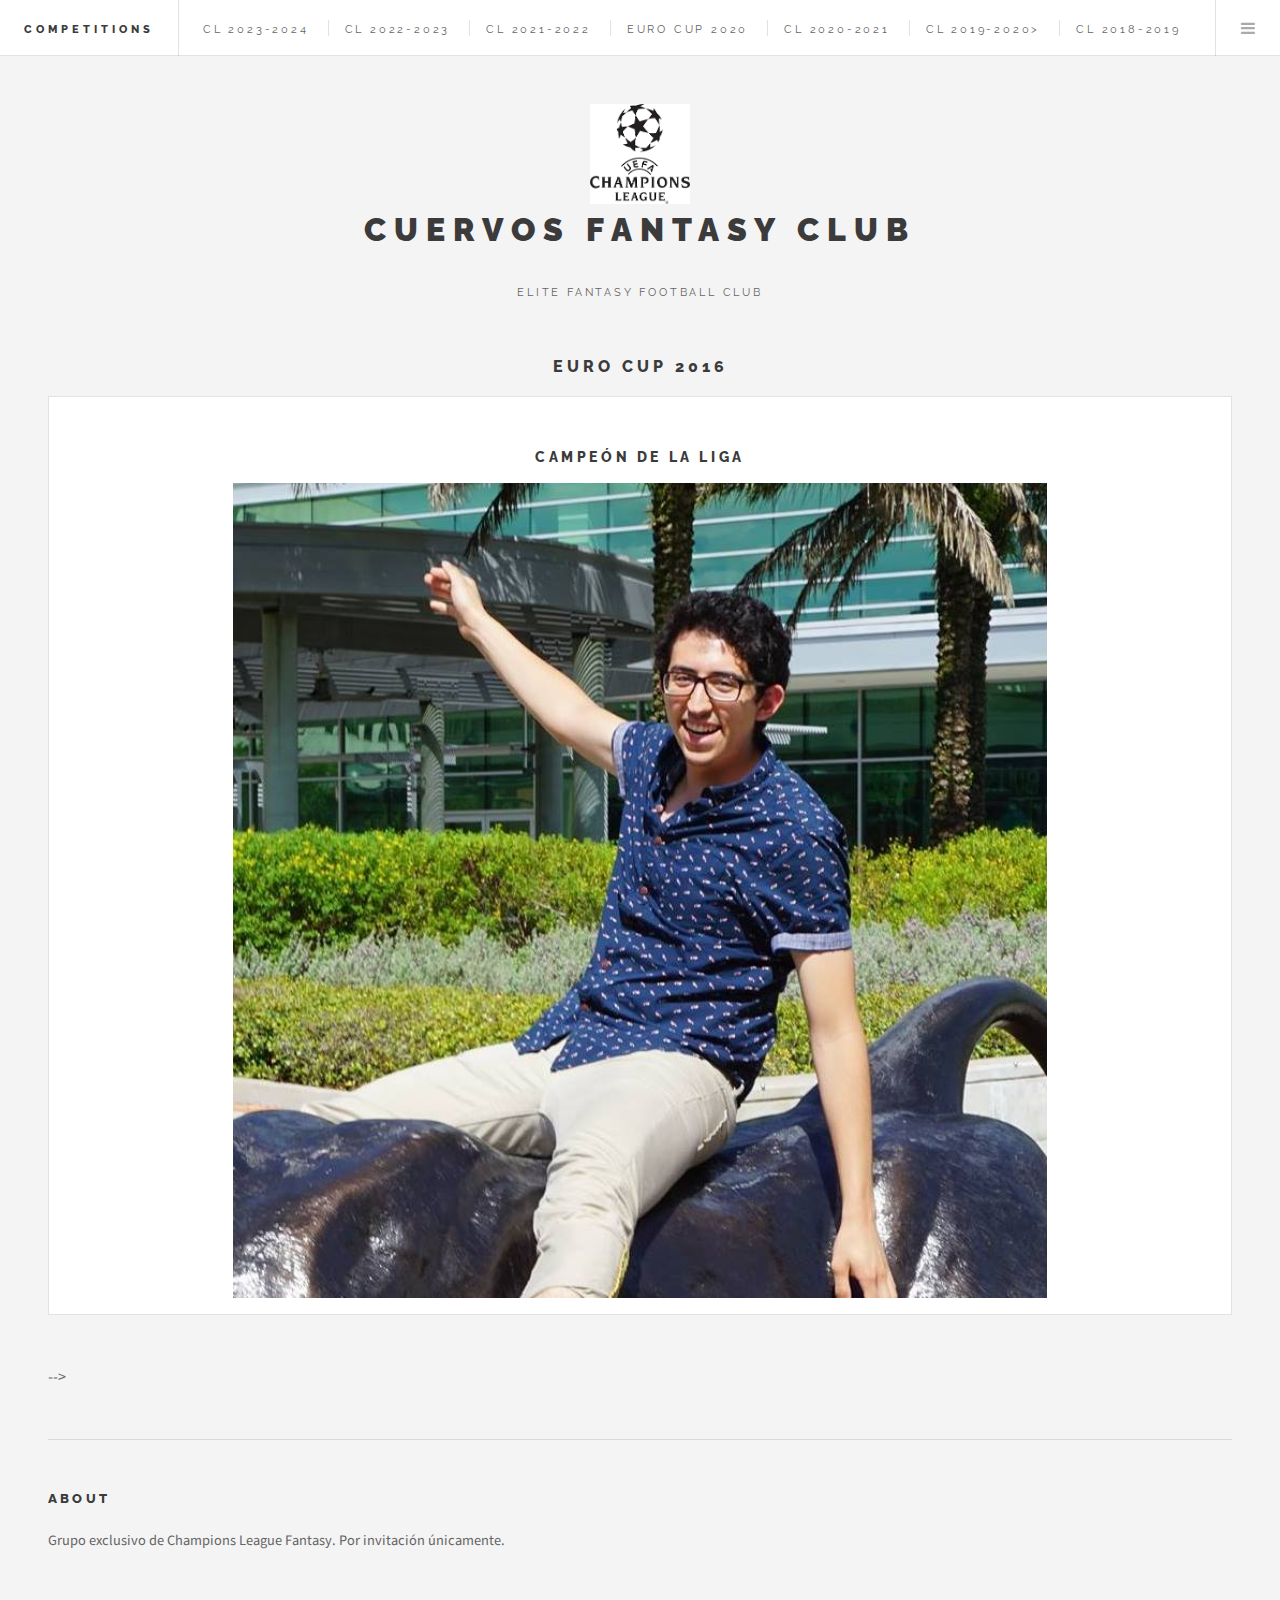
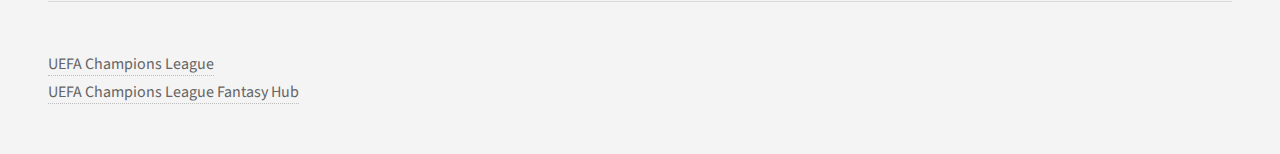
<file: ec2016.html>
<!DOCTYPE HTML>
<!--
	Future Imperfect by HTML5 UP
	html5up.net | @ajlkn
	Free for personal and commercial use under the CCA 3.0 license (html5up.net/license)
-->
<html>
	<head>
		<style>
			img.resize1 {
  				width: 800;
  				height: 400;
  				margin-left: auto;
  				margin-right: auto;
			}
		
			table, td, th {  
  				border: 1px solid #ddd;
				text-align: center;
			}
			
			th[colspan="2"] {
    				text-align: center;
				font-size: 1.15em;
				padding-top: 12px;
  				padding-bottom: 12px;

			}

			table {
 			border-collapse: collapse;
			}
			
			
			* {
			  box-sizing: border-box;
			}

			.column {
				float: left;
				width: 50%;
				padding: 5px;
			}

			/* Clearfix (clear floats) */
			.row::after {
				content: "";
				clear: both;
				display: table;
			}
			
			.center {
 				display: block;
  				margin-left: auto;
 				margin-right: auto;
  				width: 75%;
			}
			
			
		</style>
		
		
		<title>Cuervos Fantasy Club</title>
		<meta charset="utf-8" />
		<meta name="viewport" content="width=device-width, initial-scale=1, user-scalable=no" />
		<link rel="stylesheet" href="assets/css/main.css" />
	</head>
	<body class="is-preload">

		<!-- Wrapper -->
			<div id="wrapper">

				<!-- Header -->
					<header id="header">
						<h1><a href="index.html">Competitions</a></h1>
						<nav class="links">
							<ul>
								<li><a href="cl2324.html">CL 2023-2024</a></li>
								<li><a href="cl2223.html">CL 2022-2023</a></li>
								<li><a href="cl2122.html">CL 2021-2022</a></li>
								<li><a href="ec2020.html">Euro Cup 2020</a></li>
								<li><a href="cl2021.html">CL 2020-2021</a></li>
								<li><a href="cl201920.html">CL 2019-2020></a></li>
								<li><a href="cl201819.html">CL 2018-2019</a></li>
								<li><a href="wc2018.html">World Cup 2018</a></li>
								<li><a href="cl201718.html">CL 2017-2018</a></li>
								<li><a href="cl201617.html">CL 2016-2017</a></li>
								<li><a href="ec2016.html">Euro Cup 2016</a></li>
								<li><a href="cl201516.html">CL 2015-2016</a></li>
							</ul>
						</nav>
						<nav class="main">
							<ul>
								<li class="menu">
									<a class="fa-bars" href="#menu">Menu</a>
								</li>
							</ul>
						</nav>
					</header>

				<!-- Menu -->
					<section id="menu">

						<!-- Links -->
							<section>
								<ul class="links">
									<li>
										<a href="cl2324.html">
											<h3>CL 2023-2024</h3>
										</a>
									</li>
									<li>
										<a href="cl2223.html">
											<h3>CL 2022-2023</h3>
										</a>
									</li>
									<li>
										<a href="cl2122.html">
											<h3>CL 2021-2022</h3>
										</a>
									</li>
									<li>
										<a href="ec2020.html">
											<h3>Euro Cup 2020</h3>
										</a>
									</li>
									<li>
										<a href="cl2021.html">
											<h3>CL 2020-2021</h3>
										</a>
									</li>
									<li>
										<a href="cl201920.html">
											<h3>CL 2019-2020</h3>
										</a>
									</li>
									<li>
										<a href="cl201819.html">
											<h3>CL 2018-2019</h3>
										</a>
									</li>
									<li>
										<a href="wc2018.html">
											<h3>World Cup 2018</h3>
										</a>
									</li>
									<li>
										<a href="cl201718.html">
											<h3>CL 2017-2018</h3>
										</a>
									</li>
									<li>
										<a href="cl201617.html">
											<h3>CL 2016-2017</h3>
										</a>
									</li>
									<li>
										<a href="ec2016.html">
											<h3>Euro Cup 2016</h3>
										</a>
									</li>
									<li>
										<a href="cl201516.html">
											<h3>CL 2015-2016</h3>
										</a>
									</li>
								</ul>
							</section>


					</section>

				<!-- Main -->
					<div id="main">
					<h1 style="text-align:center">Euro Cup 2016</h1>

						<!--Post-->
							<article class="post">

							<h3 style="text-align:center">Campeón de La Liga</h3>
							<img src="images/genaroec2016.jpg" alt="" class="center" />
							</article>
						
						
						-->
				</div>

				<!-- Sidebar -->
					<section id="sidebar">

						<!-- Intro -->
							<section id="intro">
								<div style="display: flex; justify-content: center;">
									<img src="images/logo.png" width="100" height="100" align="middle" alt="" />
								</div>
									<header>
										<h2>Cuervos Fantasy Club</h2>
										<p>Elite Fantasy Football Club</p>
									</header>
							</section>

						
						<!-- Posts List -->
							
						<!-- About -->
							<section class="blurb">
								<h2>About</h2>
								<p>Grupo exclusivo de Champions League Fantasy. Por invitación únicamente.</p>
							</section>

						<!-- Footer -->
							<section id="footer">
								<div class="comp-info col-xs-4">
             								<a class="logolink" title="UEFA Champions League" href="http://www.uefa.com/uefachampionsleague/">UEFA Champions League</a>
           							</div>
								<div class="comp-info col-xs-4">
             								<a class="logolink" title="UEFA Champions League Fantasy" href="https://gaming.uefa.com/en/uclfantasy">UEFA Champions League Fantasy Hub</a>
           							</div>
							</section>

					</section>

			</div>

		<!-- Scripts -->
			<script src="assets/js/jquery.min.js"></script>
			<script src="assets/js/browser.min.js"></script>
			<script src="assets/js/breakpoints.min.js"></script>
			<script src="assets/js/util.js"></script>
			<script src="assets/js/main.js"></script>

	</body>
</html>
</file>
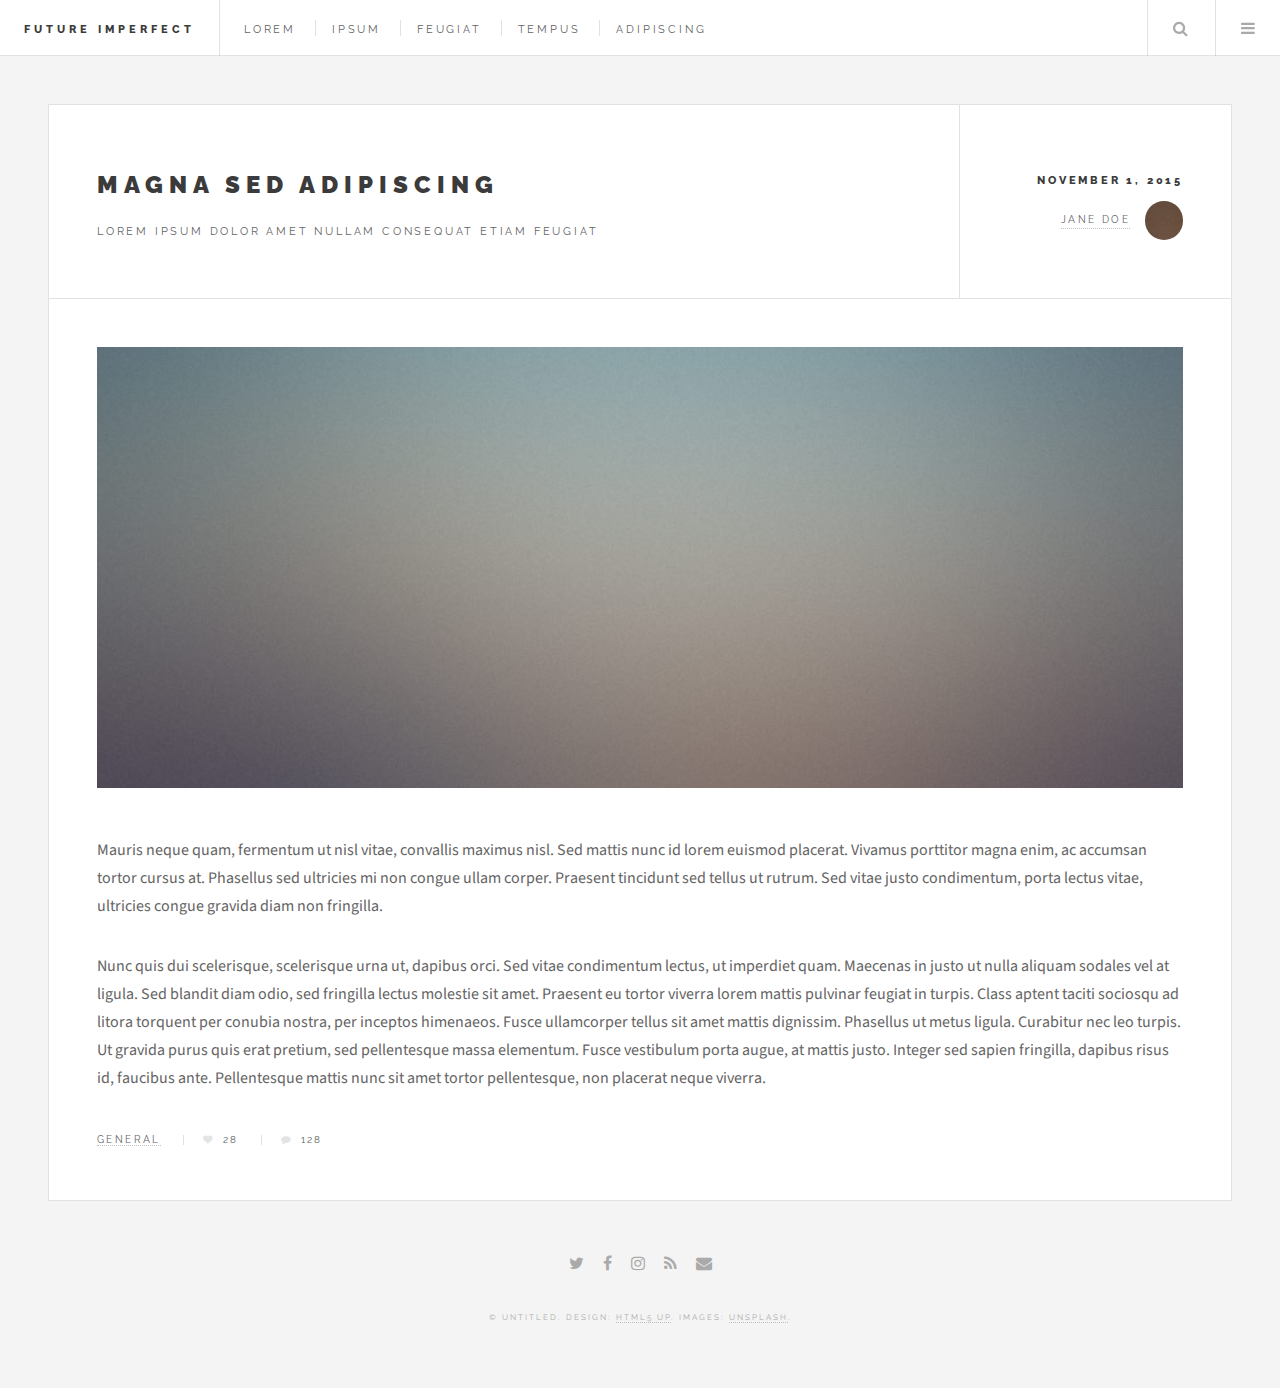
<file: single.html>
<!DOCTYPE HTML>
<!--
	Future Imperfect by HTML5 UP
	html5up.net | @ajlkn
	Free for personal and commercial use under the CCA 3.0 license (html5up.net/license)
-->
<html>
	<head>
		<title>Single - Future Imperfect by HTML5 UP</title>
		<meta charset="utf-8" />
		<meta name="viewport" content="width=device-width, initial-scale=1, user-scalable=no" />
		<link rel="stylesheet" href="assets/css/main.css" />
	</head>
	<body class="single is-preload">

		<!-- Wrapper -->
			<div id="wrapper">

				<!-- Header -->
					<header id="header">
						<h1><a href="index.html">Future Imperfect</a></h1>
						<nav class="links">
							<ul>
								<li><a href="#">Lorem</a></li>
								<li><a href="#">Ipsum</a></li>
								<li><a href="#">Feugiat</a></li>
								<li><a href="#">Tempus</a></li>
								<li><a href="#">Adipiscing</a></li>
							</ul>
						</nav>
						<nav class="main">
							<ul>
								<li class="search">
									<a class="fa-search" href="#search">Search</a>
									<form id="search" method="get" action="#">
										<input type="text" name="query" placeholder="Search" />
									</form>
								</li>
								<li class="menu">
									<a class="fa-bars" href="#menu">Menu</a>
								</li>
							</ul>
						</nav>
					</header>

				<!-- Menu -->
					<section id="menu">

						<!-- Search -->
							<section>
								<form class="search" method="get" action="#">
									<input type="text" name="query" placeholder="Search" />
								</form>
							</section>

						<!-- Links -->
							<section>
								<ul class="links">
									<li>
										<a href="#">
											<h3>Lorem ipsum</h3>
											<p>Feugiat tempus veroeros dolor</p>
										</a>
									</li>
									<li>
										<a href="#">
											<h3>Dolor sit amet</h3>
											<p>Sed vitae justo condimentum</p>
										</a>
									</li>
									<li>
										<a href="#">
											<h3>Feugiat veroeros</h3>
											<p>Phasellus sed ultricies mi congue</p>
										</a>
									</li>
									<li>
										<a href="#">
											<h3>Etiam sed consequat</h3>
											<p>Porta lectus amet ultricies</p>
										</a>
									</li>
								</ul>
							</section>

						<!-- Actions -->
							<section>
								<ul class="actions stacked">
									<li><a href="#" class="button large fit">Log In</a></li>
								</ul>
							</section>

					</section>

				<!-- Main -->
					<div id="main">

						<!-- Post -->
							<article class="post">
								<header>
									<div class="title">
										<h2><a href="#">Magna sed adipiscing</a></h2>
										<p>Lorem ipsum dolor amet nullam consequat etiam feugiat</p>
									</div>
									<div class="meta">
										<time class="published" datetime="2015-11-01">November 1, 2015</time>
										<a href="#" class="author"><span class="name">Jane Doe</span><img src="images/avatar.jpg" alt="" /></a>
									</div>
								</header>
								<span class="image featured"><img src="images/pic01.jpg" alt="" /></span>
								<p>Mauris neque quam, fermentum ut nisl vitae, convallis maximus nisl. Sed mattis nunc id lorem euismod placerat. Vivamus porttitor magna enim, ac accumsan tortor cursus at. Phasellus sed ultricies mi non congue ullam corper. Praesent tincidunt sed tellus ut rutrum. Sed vitae justo condimentum, porta lectus vitae, ultricies congue gravida diam non fringilla.</p>
								<p>Nunc quis dui scelerisque, scelerisque urna ut, dapibus orci. Sed vitae condimentum lectus, ut imperdiet quam. Maecenas in justo ut nulla aliquam sodales vel at ligula. Sed blandit diam odio, sed fringilla lectus molestie sit amet. Praesent eu tortor viverra lorem mattis pulvinar feugiat in turpis. Class aptent taciti sociosqu ad litora torquent per conubia nostra, per inceptos himenaeos. Fusce ullamcorper tellus sit amet mattis dignissim. Phasellus ut metus ligula. Curabitur nec leo turpis. Ut gravida purus quis erat pretium, sed pellentesque massa elementum. Fusce vestibulum porta augue, at mattis justo. Integer sed sapien fringilla, dapibus risus id, faucibus ante. Pellentesque mattis nunc sit amet tortor pellentesque, non placerat neque viverra. </p>
								<footer>
									<ul class="stats">
										<li><a href="#">General</a></li>
										<li><a href="#" class="icon fa-heart">28</a></li>
										<li><a href="#" class="icon fa-comment">128</a></li>
									</ul>
								</footer>
							</article>

					</div>

				<!-- Footer -->
					<section id="footer">
						<ul class="icons">
							<li><a href="#" class="fa-twitter"><span class="label">Twitter</span></a></li>
							<li><a href="#" class="fa-facebook"><span class="label">Facebook</span></a></li>
							<li><a href="#" class="fa-instagram"><span class="label">Instagram</span></a></li>
							<li><a href="#" class="fa-rss"><span class="label">RSS</span></a></li>
							<li><a href="#" class="fa-envelope"><span class="label">Email</span></a></li>
						</ul>
						<p class="copyright">&copy; Untitled. Design: <a href="http://html5up.net">HTML5 UP</a>. Images: <a href="http://unsplash.com">Unsplash</a>.</p>
					</section>

			</div>

		<!-- Scripts -->
			<script src="assets/js/jquery.min.js"></script>
			<script src="assets/js/browser.min.js"></script>
			<script src="assets/js/breakpoints.min.js"></script>
			<script src="assets/js/util.js"></script>
			<script src="assets/js/main.js"></script>

	</body>
</html>
</file>
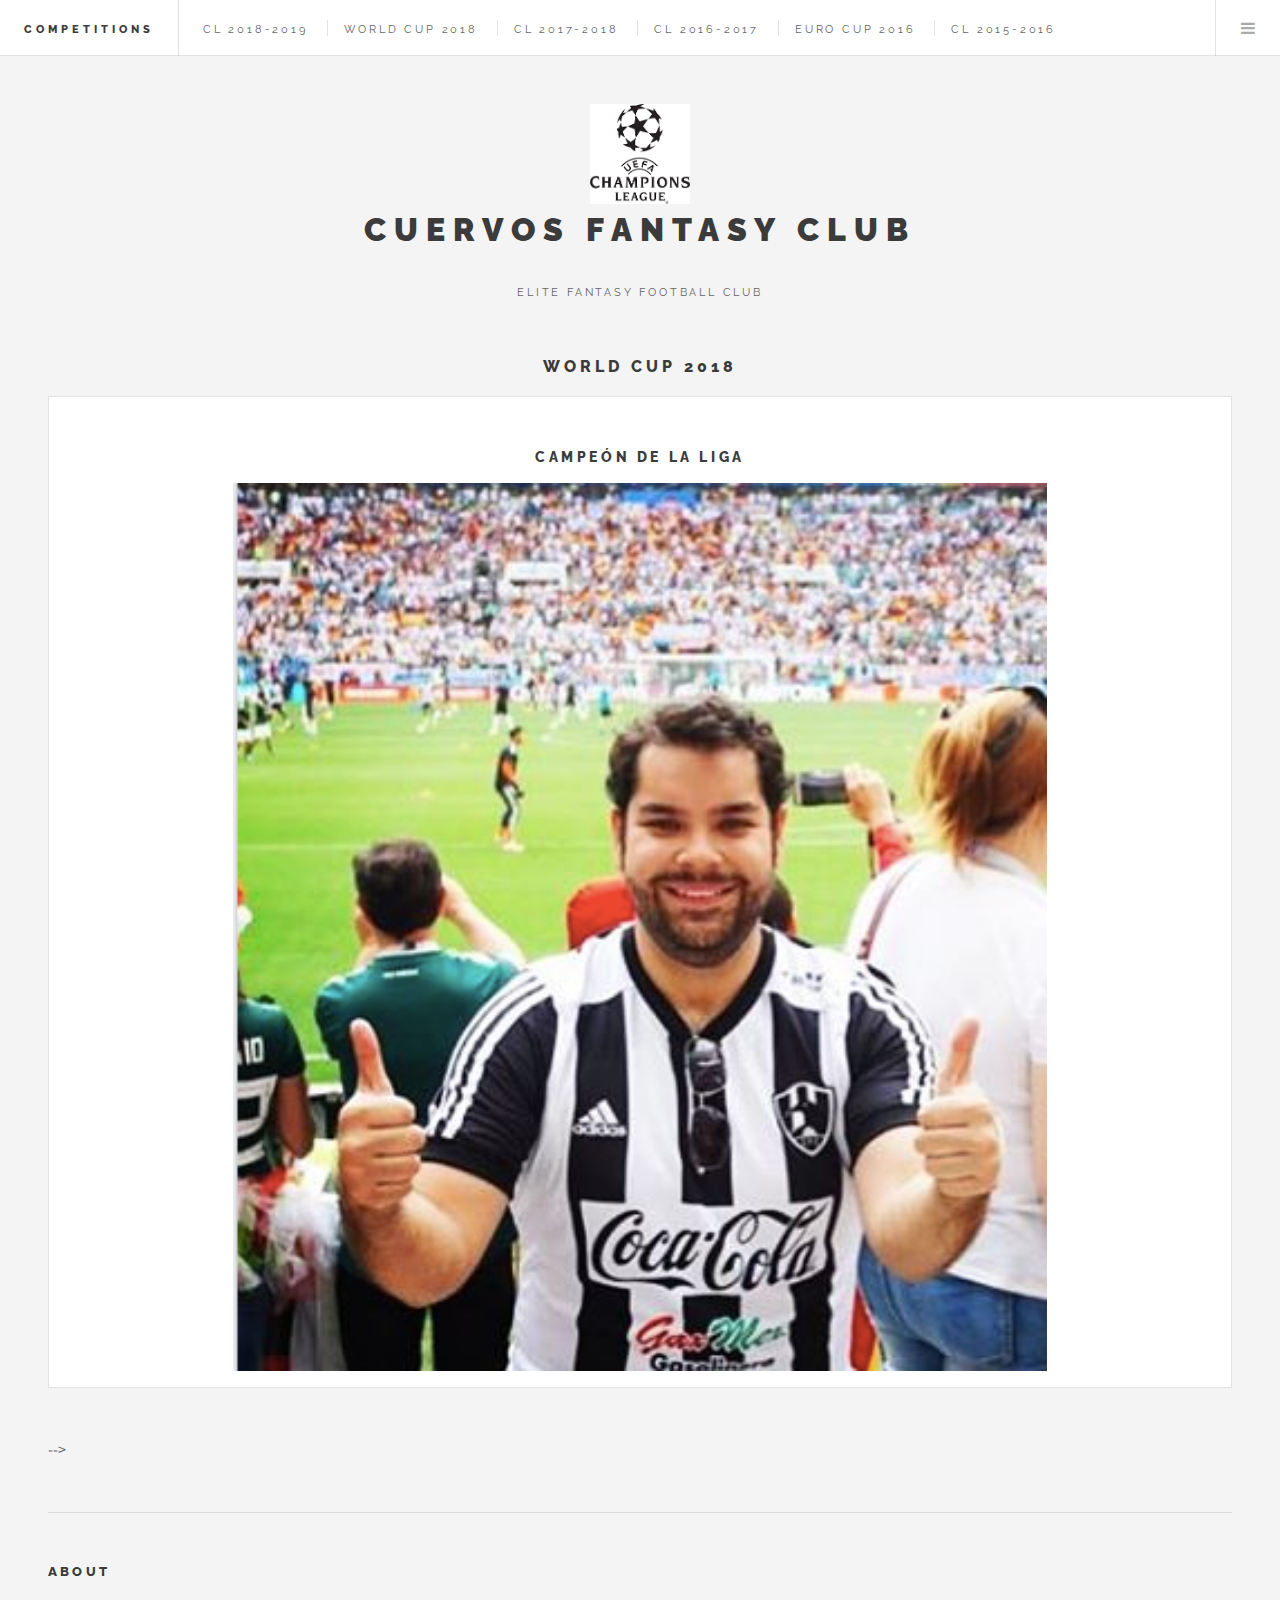
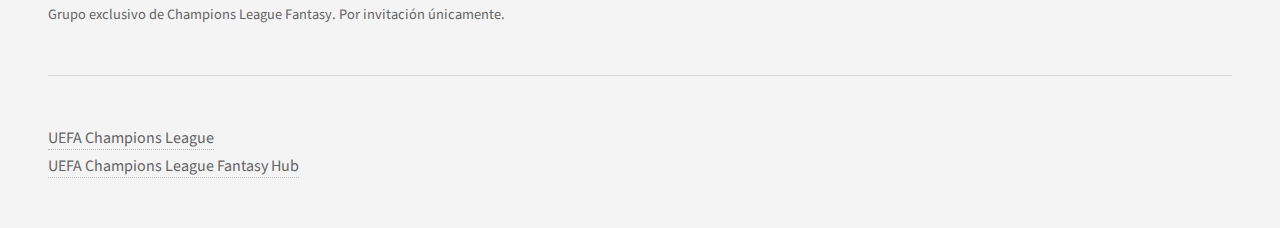
<file: wc2018.html>
<!DOCTYPE HTML>
<!--
	Future Imperfect by HTML5 UP
	html5up.net | @ajlkn
	Free for personal and commercial use under the CCA 3.0 license (html5up.net/license)
-->
<html>
	<head>
		<style>
			img.resize1 {
  				width: 800;
  				height: 400;
  				margin-left: auto;
  				margin-right: auto;
			}
		
			table, td, th {  
  				border: 1px solid #ddd;
				text-align: center;
			}
			
			th[colspan="2"] {
    				text-align: center;
				font-size: 1.15em;
				padding-top: 12px;
  				padding-bottom: 12px;

			}

			table {
 			border-collapse: collapse;
			}
			
			
			* {
			  box-sizing: border-box;
			}

			.column {
				float: left;
				width: 50%;
				padding: 5px;
			}

			/* Clearfix (clear floats) */
			.row::after {
				content: "";
				clear: both;
				display: table;
			}
			
			.center {
 				display: block;
  				margin-left: auto;
 				margin-right: auto;
  				width: 75%;
			}
			
		</style>
		
		
		<title>Cuervos Fantasy Club</title>
		<meta charset="utf-8" />
		<meta name="viewport" content="width=device-width, initial-scale=1, user-scalable=no" />
		<link rel="stylesheet" href="assets/css/main.css" />
	</head>
	<body class="is-preload">

		<!-- Wrapper -->
			<div id="wrapper">

				<!-- Header -->
					<header id="header">
						<h1><a href="index.html">Competitions</a></h1>
						<nav class="links">
							<ul>
								<li><a href="cl201819.html">CL 2018-2019</a></li>
								<li><a href="wc2018.html">World Cup 2018</a></li>
								<li><a href="cl201718.html">CL 2017-2018</a></li>
								<li><a href="cl201617.html">CL 2016-2017</a></li>
								<li><a href="ec2016.html">Euro Cup 2016</a></li>
								<li><a href="cl201516.html">CL 2015-2016</a></li>
							</ul>
						</nav>
						<nav class="main">
							<ul>
								<li class="menu">
									<a class="fa-bars" href="#menu">Menu</a>
								</li>
							</ul>
						</nav>
					</header>

				<!-- Menu -->
					<section id="menu">

						<!-- Links -->
							<section>
								<ul class="links">
									<li>
										<a href="cl201819.html">
											<h3>CL 2018-2019</h3>
										</a>
									</li>
									<li>
										<a href="wc2018.html">
											<h3>World Cup 2018</h3>
										</a>
									</li>
									<li>
										<a href="cl201718.html">
											<h3>CL 2017-2018</h3>
										</a>
									</li>
									<li>
										<a href="cl201617.html">
											<h3>CL 2016-2017</h3>
										</a>
									</li>
									<li>
										<a href="ec2016.html">
											<h3>Euro Cup 2016</h3>
										</a>
									</li>
									<li>
										<a href="cl201516.html">
											<h3>CL 2015-2016</h3>
										</a>
									</li>
								</ul>
							</section>

						<!-- Actions -->
							<section>
								<ul class="actions stacked">
									<li><a href="#" class="button large fit">Log In</a></li>
								</ul>
							</section>

					</section>

				<!-- Main -->
					<div id="main">
					<h1 style="text-align:center">World Cup 2018</h1>

						
						<!--Post-->
							<article class="post">
							<h3 style="text-align:center">Campeón de La Liga</h3>
							<img src="images/mundialirving.png" alt="" class="center" />

							</article>
						
						
						-->
				</div>

				<!-- Sidebar -->
					<section id="sidebar">

						<!-- Intro -->
							<section id="intro">
								<div style="display: flex; justify-content: center;">
									<img src="images/logo.png" width="100" height="100" align="middle" alt="" />
								</div>
									<header>
										<h2>Cuervos Fantasy Club</h2>
										<p>Elite Fantasy Football Club</p>
									</header>
							</section>

						
						<!-- Posts List -->
							
						<!-- About -->
							<section class="blurb">
								<h2>About</h2>
								<p>Grupo exclusivo de Champions League Fantasy. Por invitación únicamente.</p>
							</section>

						<!-- Footer -->
							<section id="footer">
								<div class="comp-info col-xs-4">
             								<a class="logolink" title="UEFA Champions League" href="http://www.uefa.com/uefachampionsleague/">UEFA Champions League</a>
           							</div>
								<div class="comp-info col-xs-4">
             								<a class="logolink" title="UEFA Champions League Fantasy" href="https://gaming.uefa.com/en/uclfantasy">UEFA Champions League Fantasy Hub</a>
           							</div>
							</section>

					</section>

			</div>

		<!-- Scripts -->
			<script src="assets/js/jquery.min.js"></script>
			<script src="assets/js/browser.min.js"></script>
			<script src="assets/js/breakpoints.min.js"></script>
			<script src="assets/js/util.js"></script>
			<script src="assets/js/main.js"></script>

	</body>
</html>
</file>
<file: assets/css/main.css>
@import url(font-awesome.min.css);
@import url("https://fonts.googleapis.com/css?family=Source+Sans+Pro:400,700|Raleway:400,800,900");

/*
	Future Imperfect by HTML5 UP
	html5up.net | @ajlkn
	Free for personal and commercial use under the CCA 3.0 license (html5up.net/license)
*/

html, body, div, span, applet, object,
iframe, h1, h2, h3, h4, h5, h6, p, blockquote,
pre, a, abbr, acronym, address, big, cite,
code, del, dfn, em, img, ins, kbd, q, s, samp,
small, strike, strong, sub, sup, tt, var, b,
u, i, center, dl, dt, dd, ol, ul, li, fieldset,
form, label, legend, table, caption, tbody,
tfoot, thead, tr, th, td, article, aside,
canvas, details, embed, figure, figcaption,
footer, header, hgroup, menu, nav, output, ruby,
section, summary, time, mark, audio, video {
	margin: 0;
	padding: 0;
	border: 0;
	font-size: 100%;
	font: inherit;
	vertical-align: baseline;}

article, aside, details, figcaption, figure,
footer, header, hgroup, menu, nav, section {
	display: block;}

body {
	line-height: 1;
}

ol, ul {
	list-style: none;
}

blockquote, q {
	quotes: none;
}

	blockquote:before, blockquote:after, q:before, q:after {
		content: '';
		content: none;
	}

table {
	border-collapse: collapse;
	border-spacing: 0;
}

body {
	-webkit-text-size-adjust: none;
}

mark {
	background-color: transparent;
	color: inherit;
}

input::-moz-focus-inner {
	border: 0;
	padding: 0;
}

input, select, textarea {
	-moz-appearance: none;
	-webkit-appearance: none;
	-ms-appearance: none;
	appearance: none;
}

/* Basic */

	@-ms-viewport {
		width: device-width;
	}

	body {
		-ms-overflow-style: scrollbar;
	}

	@media screen and (max-width: 480px) {

		html, body {
			min-width: 320px;
		}

	}

	html {
		box-sizing: border-box;
	}

	*, *:before, *:after {
		box-sizing: inherit;
	}

	body {
		background: #f4f4f4;
	}

		body.is-preload *, body.is-preload *:before, body.is-preload *:after {
			-moz-animation: none !important;
			-webkit-animation: none !important;
			-ms-animation: none !important;
			animation: none !important;
			-moz-transition: none !important;
			-webkit-transition: none !important;
			-ms-transition: none !important;
			transition: none !important;
		}

/* Type */

	body, input, select, textarea {
		color: #646464;
		font-family: "Source Sans Pro", Helvetica, sans-serif;
		font-size: 14pt;
		font-weight: 400;
		line-height: 1.75;
	}

		@media screen and (max-width: 1680px) {

			body, input, select, textarea {
				font-size: 12pt;
			}

		}

		@media screen and (max-width: 1280px) {

			body, input, select, textarea {
				font-size: 12pt;
			}

		}

		@media screen and (max-width: 980px) {

			body, input, select, textarea {
				font-size: 12pt;
			}

		}

		@media screen and (max-width: 736px) {

			body, input, select, textarea {
				font-size: 12pt;
			}

		}

		@media screen and (max-width: 480px) {

			body, input, select, textarea {
				font-size: 12pt;
			}

		}

	a {
		-moz-transition: color 0.2s ease, border-bottom-color 0.2s ease;
		-webkit-transition: color 0.2s ease, border-bottom-color 0.2s ease;
		-ms-transition: color 0.2s ease, border-bottom-color 0.2s ease;
		transition: color 0.2s ease, border-bottom-color 0.2s ease;
		border-bottom: dotted 1px rgba(160, 160, 160, 0.65);
		color: inherit;
		text-decoration: none;
	}

		a:before {
			-moz-transition: color 0.2s ease;
			-webkit-transition: color 0.2s ease;
			-ms-transition: color 0.2s ease;
			transition: color 0.2s ease;
		}

		a:hover {
			border-bottom-color: transparent;
			color: #2ebaae !important;
		}

			a:hover:before {
				color: #2ebaae !important;
			}

	strong, b {
		color: #3c3b3b;
		font-weight: 700;
	}

	em, i {
		font-style: italic;
	}

	p {
		margin: 0 0 2em 0;
	}

	h1, h2, h3, h4, h5, h6 {
		color: #3c3b3b;
		font-family: "Raleway", Helvetica, sans-serif;
		font-weight: 800;
		letter-spacing: 0.25em;
		line-height: 1.65;
		margin: 0 0 1em 0;
		text-transform: uppercase;
	}

		h1 a, h2 a, h3 a, h4 a, h5 a, h6 a {
			color: inherit;
			border-bottom: 0;
		}

	h2 {
		font-size: 1.1em;
	}

	h3 {
		font-size: 0.9em;
	}

	h4 {
		font-size: 0.7em;
	}

	h5 {
		font-size: 0.7em;
	}

	h6 {
		font-size: 0.7em;
	}

	sub {
		font-size: 0.8em;
		position: relative;
		top: 0.5em;
	}

	sup {
		font-size: 0.8em;
		position: relative;
		top: -0.5em;
	}

	blockquote {
		border-left: solid 4px rgba(160, 160, 160, 0.3);
		font-style: italic;
		margin: 0 0 2em 0;
		padding: 0.5em 0 0.5em 2em;
	}

	code {
		background: rgba(160, 160, 160, 0.075);
		border: solid 1px rgba(160, 160, 160, 0.3);
		font-family: "Courier New", monospace;
		font-size: 0.9em;
		margin: 0 0.25em;
		padding: 0.25em 0.65em;
	}

	pre {
		-webkit-overflow-scrolling: touch;
		font-family: "Courier New", monospace;
		font-size: 0.9em;
		margin: 0 0 2em 0;
	}

		pre code {
			display: block;
			line-height: 1.75em;
			padding: 1em 1.5em;
			overflow-x: auto;
		}

	hr {
		border: 0;
		border-bottom: solid 1px rgba(160, 160, 160, 0.3);
		margin: 2em 0;
	}

		hr.major {
			margin: 3em 0;
		}

	.align-left {
		text-align: left;
	}

	.align-center {
		text-align: center;
	}

	.align-right {
		text-align: right;
	}

/* Row */

	.row {
		display: flex;
		flex-wrap: wrap;
		box-sizing: border-box;
		align-items: stretch;
	}

		.row > * {
			box-sizing: border-box;
		}

		.row.gtr-uniform > * > :last-child {
			margin-bottom: 0;
		}

		.row.aln-left {
			justify-content: flex-start;
		}

		.row.aln-center {
			justify-content: center;
		}

		.row.aln-right {
			justify-content: flex-end;
		}

		.row.aln-top {
			align-items: flex-start;
		}

		.row.aln-middle {
			align-items: center;
		}

		.row.aln-bottom {
			align-items: flex-end;
		}

		.row > .imp {
			order: -1;
		}

		.row > .col-1 {
			width: 8.3333333333%;
		}

		.row > .off-1 {
			margin-left: 8.3333333333%;
		}

		.row > .col-2 {
			width: 16.6666666667%;
		}

		.row > .off-2 {
			margin-left: 16.6666666667%;
		}

		.row > .col-3 {
			width: 25%;
		}

		.row > .off-3 {
			margin-left: 25%;
		}

		.row > .col-4 {
			width: 33.3333333333%;
		}

		.row > .off-4 {
			margin-left: 33.3333333333%;
		}

		.row > .col-5 {
			width: 41.6666666667%;
		}

		.row > .off-5 {
			margin-left: 41.6666666667%;
		}

		.row > .col-6 {
			width: 50%;
		}

		.row > .off-6 {
			margin-left: 50%;
		}

		.row > .col-7 {
			width: 58.3333333333%;
		}

		.row > .off-7 {
			margin-left: 58.3333333333%;
		}

		.row > .col-8 {
			width: 66.6666666667%;
		}

		.row > .off-8 {
			margin-left: 66.6666666667%;
		}

		.row > .col-9 {
			width: 75%;
		}

		.row > .off-9 {
			margin-left: 75%;
		}

		.row > .col-10 {
			width: 83.3333333333%;
		}

		.row > .off-10 {
			margin-left: 83.3333333333%;
		}

		.row > .col-11 {
			width: 91.6666666667%;
		}

		.row > .off-11 {
			margin-left: 91.6666666667%;
		}

		.row > .col-12 {
			width: 100%;
		}

		.row > .off-12 {
			margin-left: 100%;
		}

		.row.gtr-0 {
			margin-top: 0;
			margin-left: 0em;
		}

			.row.gtr-0 > * {
				padding: 0 0 0 0em;
			}

			.row.gtr-0.gtr-uniform {
				margin-top: 0em;
			}

				.row.gtr-0.gtr-uniform > * {
					padding-top: 0em;
				}

		.row.gtr-25 {
			margin-top: 0;
			margin-left: -0.25em;
		}

			.row.gtr-25 > * {
				padding: 0 0 0 0.25em;
			}

			.row.gtr-25.gtr-uniform {
				margin-top: -0.25em;
			}

				.row.gtr-25.gtr-uniform > * {
					padding-top: 0.25em;
				}

		.row.gtr-50 {
			margin-top: 0;
			margin-left: -0.5em;
		}

			.row.gtr-50 > * {
				padding: 0 0 0 0.5em;
			}

			.row.gtr-50.gtr-uniform {
				margin-top: -0.5em;
			}

				.row.gtr-50.gtr-uniform > * {
					padding-top: 0.5em;
				}

		.row {
			margin-top: 0;
			margin-left: -1em;
		}

			.row > * {
				padding: 0 0 0 1em;
			}

			.row.gtr-uniform {
				margin-top: -1em;
			}

				.row.gtr-uniform > * {
					padding-top: 1em;
				}

		.row.gtr-150 {
			margin-top: 0;
			margin-left: -1.5em;
		}

			.row.gtr-150 > * {
				padding: 0 0 0 1.5em;
			}

			.row.gtr-150.gtr-uniform {
				margin-top: -1.5em;
			}

				.row.gtr-150.gtr-uniform > * {
					padding-top: 1.5em;
				}

		.row.gtr-200 {
			margin-top: 0;
			margin-left: -2em;
		}

			.row.gtr-200 > * {
				padding: 0 0 0 2em;
			}

			.row.gtr-200.gtr-uniform {
				margin-top: -2em;
			}

				.row.gtr-200.gtr-uniform > * {
					padding-top: 2em;
				}

		@media screen and (max-width: 1680px) {

			.row {
				display: flex;
				flex-wrap: wrap;
				box-sizing: border-box;
				align-items: stretch;
			}

				.row > * {
					box-sizing: border-box;
				}

				.row.gtr-uniform > * > :last-child {
					margin-bottom: 0;
				}

				.row.aln-left {
					justify-content: flex-start;
				}

				.row.aln-center {
					justify-content: center;
				}

				.row.aln-right {
					justify-content: flex-end;
				}

				.row.aln-top {
					align-items: flex-start;
				}

				.row.aln-middle {
					align-items: center;
				}

				.row.aln-bottom {
					align-items: flex-end;
				}

				.row > .imp-xlarge {
					order: -1;
				}

				.row > .col-1-xlarge {
					width: 8.3333333333%;
				}

				.row > .off-1-xlarge {
					margin-left: 8.3333333333%;
				}

				.row > .col-2-xlarge {
					width: 16.6666666667%;
				}

				.row > .off-2-xlarge {
					margin-left: 16.6666666667%;
				}

				.row > .col-3-xlarge {
					width: 25%;
				}

				.row > .off-3-xlarge {
					margin-left: 25%;
				}

				.row > .col-4-xlarge {
					width: 33.3333333333%;
				}

				.row > .off-4-xlarge {
					margin-left: 33.3333333333%;
				}

				.row > .col-5-xlarge {
					width: 41.6666666667%;
				}

				.row > .off-5-xlarge {
					margin-left: 41.6666666667%;
				}

				.row > .col-6-xlarge {
					width: 50%;
				}

				.row > .off-6-xlarge {
					margin-left: 50%;
				}

				.row > .col-7-xlarge {
					width: 58.3333333333%;
				}

				.row > .off-7-xlarge {
					margin-left: 58.3333333333%;
				}

				.row > .col-8-xlarge {
					width: 66.6666666667%;
				}

				.row > .off-8-xlarge {
					margin-left: 66.6666666667%;
				}

				.row > .col-9-xlarge {
					width: 75%;
				}

				.row > .off-9-xlarge {
					margin-left: 75%;
				}

				.row > .col-10-xlarge {
					width: 83.3333333333%;
				}

				.row > .off-10-xlarge {
					margin-left: 83.3333333333%;
				}

				.row > .col-11-xlarge {
					width: 91.6666666667%;
				}

				.row > .off-11-xlarge {
					margin-left: 91.6666666667%;
				}

				.row > .col-12-xlarge {
					width: 100%;
				}

				.row > .off-12-xlarge {
					margin-left: 100%;
				}

				.row.gtr-0 {
					margin-top: 0;
					margin-left: 0em;
				}

					.row.gtr-0 > * {
						padding: 0 0 0 0em;
					}

					.row.gtr-0.gtr-uniform {
						margin-top: 0em;
					}

						.row.gtr-0.gtr-uniform > * {
							padding-top: 0em;
						}

				.row.gtr-25 {
					margin-top: 0;
					margin-left: -0.25em;
				}

					.row.gtr-25 > * {
						padding: 0 0 0 0.25em;
					}

					.row.gtr-25.gtr-uniform {
						margin-top: -0.25em;
					}

						.row.gtr-25.gtr-uniform > * {
							padding-top: 0.25em;
						}

				.row.gtr-50 {
					margin-top: 0;
					margin-left: -0.5em;
				}

					.row.gtr-50 > * {
						padding: 0 0 0 0.5em;
					}

					.row.gtr-50.gtr-uniform {
						margin-top: -0.5em;
					}

						.row.gtr-50.gtr-uniform > * {
							padding-top: 0.5em;
						}

				.row {
					margin-top: 0;
					margin-left: -1em;
				}

					.row > * {
						padding: 0 0 0 1em;
					}

					.row.gtr-uniform {
						margin-top: -1em;
					}

						.row.gtr-uniform > * {
							padding-top: 1em;
						}

				.row.gtr-150 {
					margin-top: 0;
					margin-left: -1.5em;
				}

					.row.gtr-150 > * {
						padding: 0 0 0 1.5em;
					}

					.row.gtr-150.gtr-uniform {
						margin-top: -1.5em;
					}

						.row.gtr-150.gtr-uniform > * {
							padding-top: 1.5em;
						}

				.row.gtr-200 {
					margin-top: 0;
					margin-left: -2em;
				}

					.row.gtr-200 > * {
						padding: 0 0 0 2em;
					}

					.row.gtr-200.gtr-uniform {
						margin-top: -2em;
					}

						.row.gtr-200.gtr-uniform > * {
							padding-top: 2em;
						}

		}

		@media screen and (max-width: 1280px) {

			.row {
				display: flex;
				flex-wrap: wrap;
				box-sizing: border-box;
				align-items: stretch;
			}

				.row > * {
					box-sizing: border-box;
				}

				.row.gtr-uniform > * > :last-child {
					margin-bottom: 0;
				}

				.row.aln-left {
					justify-content: flex-start;
				}

				.row.aln-center {
					justify-content: center;
				}

				.row.aln-right {
					justify-content: flex-end;
				}

				.row.aln-top {
					align-items: flex-start;
				}

				.row.aln-middle {
					align-items: center;
				}

				.row.aln-bottom {
					align-items: flex-end;
				}

				.row > .imp-large {
					order: -1;
				}

				.row > .col-1-large {
					width: 8.3333333333%;
				}

				.row > .off-1-large {
					margin-left: 8.3333333333%;
				}

				.row > .col-2-large {
					width: 16.6666666667%;
				}

				.row > .off-2-large {
					margin-left: 16.6666666667%;
				}

				.row > .col-3-large {
					width: 25%;
				}

				.row > .off-3-large {
					margin-left: 25%;
				}

				.row > .col-4-large {
					width: 33.3333333333%;
				}

				.row > .off-4-large {
					margin-left: 33.3333333333%;
				}

				.row > .col-5-large {
					width: 41.6666666667%;
				}

				.row > .off-5-large {
					margin-left: 41.6666666667%;
				}

				.row > .col-6-large {
					width: 50%;
				}

				.row > .off-6-large {
					margin-left: 50%;
				}

				.row > .col-7-large {
					width: 58.3333333333%;
				}

				.row > .off-7-large {
					margin-left: 58.3333333333%;
				}

				.row > .col-8-large {
					width: 66.6666666667%;
				}

				.row > .off-8-large {
					margin-left: 66.6666666667%;
				}

				.row > .col-9-large {
					width: 75%;
				}

				.row > .off-9-large {
					margin-left: 75%;
				}

				.row > .col-10-large {
					width: 83.3333333333%;
				}

				.row > .off-10-large {
					margin-left: 83.3333333333%;
				}

				.row > .col-11-large {
					width: 91.6666666667%;
				}

				.row > .off-11-large {
					margin-left: 91.6666666667%;
				}

				.row > .col-12-large {
					width: 100%;
				}

				.row > .off-12-large {
					margin-left: 100%;
				}

				.row.gtr-0 {
					margin-top: 0;
					margin-left: 0em;
				}

					.row.gtr-0 > * {
						padding: 0 0 0 0em;
					}

					.row.gtr-0.gtr-uniform {
						margin-top: 0em;
					}

						.row.gtr-0.gtr-uniform > * {
							padding-top: 0em;
						}

				.row.gtr-25 {
					margin-top: 0;
					margin-left: -0.25em;
				}

					.row.gtr-25 > * {
						padding: 0 0 0 0.25em;
					}

					.row.gtr-25.gtr-uniform {
						margin-top: -0.25em;
					}

						.row.gtr-25.gtr-uniform > * {
							padding-top: 0.25em;
						}

				.row.gtr-50 {
					margin-top: 0;
					margin-left: -0.5em;
				}

					.row.gtr-50 > * {
						padding: 0 0 0 0.5em;
					}

					.row.gtr-50.gtr-uniform {
						margin-top: -0.5em;
					}

						.row.gtr-50.gtr-uniform > * {
							padding-top: 0.5em;
						}

				.row {
					margin-top: 0;
					margin-left: -1em;
				}

					.row > * {
						padding: 0 0 0 1em;
					}

					.row.gtr-uniform {
						margin-top: -1em;
					}

						.row.gtr-uniform > * {
							padding-top: 1em;
						}

				.row.gtr-150 {
					margin-top: 0;
					margin-left: -1.5em;
				}

					.row.gtr-150 > * {
						padding: 0 0 0 1.5em;
					}

					.row.gtr-150.gtr-uniform {
						margin-top: -1.5em;
					}

						.row.gtr-150.gtr-uniform > * {
							padding-top: 1.5em;
						}

				.row.gtr-200 {
					margin-top: 0;
					margin-left: -2em;
				}

					.row.gtr-200 > * {
						padding: 0 0 0 2em;
					}

					.row.gtr-200.gtr-uniform {
						margin-top: -2em;
					}

						.row.gtr-200.gtr-uniform > * {
							padding-top: 2em;
						}

		}

		@media screen and (max-width: 980px) {

			.row {
				display: flex;
				flex-wrap: wrap;
				box-sizing: border-box;
				align-items: stretch;
			}

				.row > * {
					box-sizing: border-box;
				}

				.row.gtr-uniform > * > :last-child {
					margin-bottom: 0;
				}

				.row.aln-left {
					justify-content: flex-start;
				}

				.row.aln-center {
					justify-content: center;
				}

				.row.aln-right {
					justify-content: flex-end;
				}

				.row.aln-top {
					align-items: flex-start;
				}

				.row.aln-middle {
					align-items: center;
				}

				.row.aln-bottom {
					align-items: flex-end;
				}

				.row > .imp-medium {
					order: -1;
				}

				.row > .col-1-medium {
					width: 8.3333333333%;
				}

				.row > .off-1-medium {
					margin-left: 8.3333333333%;
				}

				.row > .col-2-medium {
					width: 16.6666666667%;
				}

				.row > .off-2-medium {
					margin-left: 16.6666666667%;
				}

				.row > .col-3-medium {
					width: 25%;
				}

				.row > .off-3-medium {
					margin-left: 25%;
				}

				.row > .col-4-medium {
					width: 33.3333333333%;
				}

				.row > .off-4-medium {
					margin-left: 33.3333333333%;
				}

				.row > .col-5-medium {
					width: 41.6666666667%;
				}

				.row > .off-5-medium {
					margin-left: 41.6666666667%;
				}

				.row > .col-6-medium {
					width: 50%;
				}

				.row > .off-6-medium {
					margin-left: 50%;
				}

				.row > .col-7-medium {
					width: 58.3333333333%;
				}

				.row > .off-7-medium {
					margin-left: 58.3333333333%;
				}

				.row > .col-8-medium {
					width: 66.6666666667%;
				}

				.row > .off-8-medium {
					margin-left: 66.6666666667%;
				}

				.row > .col-9-medium {
					width: 75%;
				}

				.row > .off-9-medium {
					margin-left: 75%;
				}

				.row > .col-10-medium {
					width: 83.3333333333%;
				}

				.row > .off-10-medium {
					margin-left: 83.3333333333%;
				}

				.row > .col-11-medium {
					width: 91.6666666667%;
				}

				.row > .off-11-medium {
					margin-left: 91.6666666667%;
				}

				.row > .col-12-medium {
					width: 100%;
				}

				.row > .off-12-medium {
					margin-left: 100%;
				}

				.row.gtr-0 {
					margin-top: 0;
					margin-left: 0em;
				}

					.row.gtr-0 > * {
						padding: 0 0 0 0em;
					}

					.row.gtr-0.gtr-uniform {
						margin-top: 0em;
					}

						.row.gtr-0.gtr-uniform > * {
							padding-top: 0em;
						}

				.row.gtr-25 {
					margin-top: 0;
					margin-left: -0.25em;
				}

					.row.gtr-25 > * {
						padding: 0 0 0 0.25em;
					}

					.row.gtr-25.gtr-uniform {
						margin-top: -0.25em;
					}

						.row.gtr-25.gtr-uniform > * {
							padding-top: 0.25em;
						}

				.row.gtr-50 {
					margin-top: 0;
					margin-left: -0.5em;
				}

					.row.gtr-50 > * {
						padding: 0 0 0 0.5em;
					}

					.row.gtr-50.gtr-uniform {
						margin-top: -0.5em;
					}

						.row.gtr-50.gtr-uniform > * {
							padding-top: 0.5em;
						}

				.row {
					margin-top: 0;
					margin-left: -1em;
				}

					.row > * {
						padding: 0 0 0 1em;
					}

					.row.gtr-uniform {
						margin-top: -1em;
					}

						.row.gtr-uniform > * {
							padding-top: 1em;
						}

				.row.gtr-150 {
					margin-top: 0;
					margin-left: -1.5em;
				}

					.row.gtr-150 > * {
						padding: 0 0 0 1.5em;
					}

					.row.gtr-150.gtr-uniform {
						margin-top: -1.5em;
					}

						.row.gtr-150.gtr-uniform > * {
							padding-top: 1.5em;
						}

				.row.gtr-200 {
					margin-top: 0;
					margin-left: -2em;
				}

					.row.gtr-200 > * {
						padding: 0 0 0 2em;
					}

					.row.gtr-200.gtr-uniform {
						margin-top: -2em;
					}

						.row.gtr-200.gtr-uniform > * {
							padding-top: 2em;
						}

		}

		@media screen and (max-width: 736px) {

			.row {
				display: flex;
				flex-wrap: wrap;
				box-sizing: border-box;
				align-items: stretch;
			}

				.row > * {
					box-sizing: border-box;
				}

				.row.gtr-uniform > * > :last-child {
					margin-bottom: 0;
				}

				.row.aln-left {
					justify-content: flex-start;
				}

				.row.aln-center {
					justify-content: center;
				}

				.row.aln-right {
					justify-content: flex-end;
				}

				.row.aln-top {
					align-items: flex-start;
				}

				.row.aln-middle {
					align-items: center;
				}

				.row.aln-bottom {
					align-items: flex-end;
				}

				.row > .imp-small {
					order: -1;
				}

				.row > .col-1-small {
					width: 8.3333333333%;
				}

				.row > .off-1-small {
					margin-left: 8.3333333333%;
				}

				.row > .col-2-small {
					width: 16.6666666667%;
				}

				.row > .off-2-small {
					margin-left: 16.6666666667%;
				}

				.row > .col-3-small {
					width: 25%;
				}

				.row > .off-3-small {
					margin-left: 25%;
				}

				.row > .col-4-small {
					width: 33.3333333333%;
				}

				.row > .off-4-small {
					margin-left: 33.3333333333%;
				}

				.row > .col-5-small {
					width: 41.6666666667%;
				}

				.row > .off-5-small {
					margin-left: 41.6666666667%;
				}

				.row > .col-6-small {
					width: 50%;
				}

				.row > .off-6-small {
					margin-left: 50%;
				}

				.row > .col-7-small {
					width: 58.3333333333%;
				}

				.row > .off-7-small {
					margin-left: 58.3333333333%;
				}

				.row > .col-8-small {
					width: 66.6666666667%;
				}

				.row > .off-8-small {
					margin-left: 66.6666666667%;
				}

				.row > .col-9-small {
					width: 75%;
				}

				.row > .off-9-small {
					margin-left: 75%;
				}

				.row > .col-10-small {
					width: 83.3333333333%;
				}

				.row > .off-10-small {
					margin-left: 83.3333333333%;
				}

				.row > .col-11-small {
					width: 91.6666666667%;
				}

				.row > .off-11-small {
					margin-left: 91.6666666667%;
				}

				.row > .col-12-small {
					width: 100%;
				}

				.row > .off-12-small {
					margin-left: 100%;
				}

				.row.gtr-0 {
					margin-top: 0;
					margin-left: 0em;
				}

					.row.gtr-0 > * {
						padding: 0 0 0 0em;
					}

					.row.gtr-0.gtr-uniform {
						margin-top: 0em;
					}

						.row.gtr-0.gtr-uniform > * {
							padding-top: 0em;
						}

				.row.gtr-25 {
					margin-top: 0;
					margin-left: -0.25em;
				}

					.row.gtr-25 > * {
						padding: 0 0 0 0.25em;
					}

					.row.gtr-25.gtr-uniform {
						margin-top: -0.25em;
					}

						.row.gtr-25.gtr-uniform > * {
							padding-top: 0.25em;
						}

				.row.gtr-50 {
					margin-top: 0;
					margin-left: -0.5em;
				}

					.row.gtr-50 > * {
						padding: 0 0 0 0.5em;
					}

					.row.gtr-50.gtr-uniform {
						margin-top: -0.5em;
					}

						.row.gtr-50.gtr-uniform > * {
							padding-top: 0.5em;
						}

				.row {
					margin-top: 0;
					margin-left: -1em;
				}

					.row > * {
						padding: 0 0 0 1em;
					}

					.row.gtr-uniform {
						margin-top: -1em;
					}

						.row.gtr-uniform > * {
							padding-top: 1em;
						}

				.row.gtr-150 {
					margin-top: 0;
					margin-left: -1.5em;
				}

					.row.gtr-150 > * {
						padding: 0 0 0 1.5em;
					}

					.row.gtr-150.gtr-uniform {
						margin-top: -1.5em;
					}

						.row.gtr-150.gtr-uniform > * {
							padding-top: 1.5em;
						}

				.row.gtr-200 {
					margin-top: 0;
					margin-left: -2em;
				}

					.row.gtr-200 > * {
						padding: 0 0 0 2em;
					}

					.row.gtr-200.gtr-uniform {
						margin-top: -2em;
					}

						.row.gtr-200.gtr-uniform > * {
							padding-top: 2em;
						}

		}

		@media screen and (max-width: 480px) {

			.row {
				display: flex;
				flex-wrap: wrap;
				box-sizing: border-box;
				align-items: stretch;
			}

				.row > * {
					box-sizing: border-box;
				}

				.row.gtr-uniform > * > :last-child {
					margin-bottom: 0;
				}

				.row.aln-left {
					justify-content: flex-start;
				}

				.row.aln-center {
					justify-content: center;
				}

				.row.aln-right {
					justify-content: flex-end;
				}

				.row.aln-top {
					align-items: flex-start;
				}

				.row.aln-middle {
					align-items: center;
				}

				.row.aln-bottom {
					align-items: flex-end;
				}

				.row > .imp-xsmall {
					order: -1;
				}

				.row > .col-1-xsmall {
					width: 8.3333333333%;
				}

				.row > .off-1-xsmall {
					margin-left: 8.3333333333%;
				}

				.row > .col-2-xsmall {
					width: 16.6666666667%;
				}

				.row > .off-2-xsmall {
					margin-left: 16.6666666667%;
				}

				.row > .col-3-xsmall {
					width: 25%;
				}

				.row > .off-3-xsmall {
					margin-left: 25%;
				}

				.row > .col-4-xsmall {
					width: 33.3333333333%;
				}

				.row > .off-4-xsmall {
					margin-left: 33.3333333333%;
				}

				.row > .col-5-xsmall {
					width: 41.6666666667%;
				}

				.row > .off-5-xsmall {
					margin-left: 41.6666666667%;
				}

				.row > .col-6-xsmall {
					width: 50%;
				}

				.row > .off-6-xsmall {
					margin-left: 50%;
				}

				.row > .col-7-xsmall {
					width: 58.3333333333%;
				}

				.row > .off-7-xsmall {
					margin-left: 58.3333333333%;
				}

				.row > .col-8-xsmall {
					width: 66.6666666667%;
				}

				.row > .off-8-xsmall {
					margin-left: 66.6666666667%;
				}

				.row > .col-9-xsmall {
					width: 75%;
				}

				.row > .off-9-xsmall {
					margin-left: 75%;
				}

				.row > .col-10-xsmall {
					width: 83.3333333333%;
				}

				.row > .off-10-xsmall {
					margin-left: 83.3333333333%;
				}

				.row > .col-11-xsmall {
					width: 91.6666666667%;
				}

				.row > .off-11-xsmall {
					margin-left: 91.6666666667%;
				}

				.row > .col-12-xsmall {
					width: 100%;
				}

				.row > .off-12-xsmall {
					margin-left: 100%;
				}

				.row.gtr-0 {
					margin-top: 0;
					margin-left: 0em;
				}

					.row.gtr-0 > * {
						padding: 0 0 0 0em;
					}

					.row.gtr-0.gtr-uniform {
						margin-top: 0em;
					}

						.row.gtr-0.gtr-uniform > * {
							padding-top: 0em;
						}

				.row.gtr-25 {
					margin-top: 0;
					margin-left: -0.25em;
				}

					.row.gtr-25 > * {
						padding: 0 0 0 0.25em;
					}

					.row.gtr-25.gtr-uniform {
						margin-top: -0.25em;
					}

						.row.gtr-25.gtr-uniform > * {
							padding-top: 0.25em;
						}

				.row.gtr-50 {
					margin-top: 0;
					margin-left: -0.5em;
				}

					.row.gtr-50 > * {
						padding: 0 0 0 0.5em;
					}

					.row.gtr-50.gtr-uniform {
						margin-top: -0.5em;
					}

						.row.gtr-50.gtr-uniform > * {
							padding-top: 0.5em;
						}

				.row {
					margin-top: 0;
					margin-left: -1em;
				}

					.row > * {
						padding: 0 0 0 1em;
					}

					.row.gtr-uniform {
						margin-top: -1em;
					}

						.row.gtr-uniform > * {
							padding-top: 1em;
						}

				.row.gtr-150 {
					margin-top: 0;
					margin-left: -1.5em;
				}

					.row.gtr-150 > * {
						padding: 0 0 0 1.5em;
					}

					.row.gtr-150.gtr-uniform {
						margin-top: -1.5em;
					}

						.row.gtr-150.gtr-uniform > * {
							padding-top: 1.5em;
						}

				.row.gtr-200 {
					margin-top: 0;
					margin-left: -2em;
				}

					.row.gtr-200 > * {
						padding: 0 0 0 2em;
					}

					.row.gtr-200.gtr-uniform {
						margin-top: -2em;
					}

						.row.gtr-200.gtr-uniform > * {
							padding-top: 2em;
						}

		}

/* Author */

	.author {
		display: -moz-flex;
		display: -webkit-flex;
		display: -ms-flex;
		display: flex;
		-moz-flex-direction: row;
		-webkit-flex-direction: row;
		-ms-flex-direction: row;
		flex-direction: row;
		-moz-align-items: center;
		-webkit-align-items: center;
		-ms-align-items: center;
		align-items: center;
		-moz-justify-content: -moz-flex-end;
		-webkit-justify-content: -webkit-flex-end;
		-ms-justify-content: -ms-flex-end;
		justify-content: flex-end;
		border-bottom: 0;
		font-family: "Raleway", Helvetica, sans-serif;
		font-size: 0.6em;
		font-weight: 400;
		letter-spacing: 0.25em;
		text-transform: uppercase;
		white-space: nowrap;
	}

		.author .name {
			-moz-transition: border-bottom-color 0.2s ease;
			-webkit-transition: border-bottom-color 0.2s ease;
			-ms-transition: border-bottom-color 0.2s ease;
			transition: border-bottom-color 0.2s ease;
			border-bottom: dotted 1px rgba(160, 160, 160, 0.65);
			display: block;
			margin: 0 1.5em 0 0;
		}

		.author img {
			border-radius: 100%;
			display: block;
			width: 4em;
		}

		.author:hover .name {
			border-bottom-color: transparent;
		}

/* Blurb */

	.blurb h2 {
		font-size: 0.8em;
		margin: 0 0 1.5em 0;
	}

	.blurb h3 {
		font-size: 0.7em;
	}

	.blurb p {
		font-size: 0.9em;
	}

/* Box */

	.box {
		border: solid 1px rgba(160, 160, 160, 0.3);
		margin-bottom: 2em;
		padding: 1.5em;
	}

		.box > :last-child,
		.box > :last-child > :last-child,
		.box > :last-child > :last-child > :last-child {
			margin-bottom: 0;
		}

		.box.alt {
			border: 0;
			border-radius: 0;
			padding: 0;
		}

/* Button */

	input[type="submit"],
	input[type="reset"],
	input[type="button"],
	button,
	.button {
		-moz-appearance: none;
		-webkit-appearance: none;
		-ms-appearance: none;
		appearance: none;
		-moz-transition: background-color 0.2s ease, box-shadow 0.2s ease, color 0.2s ease;
		-webkit-transition: background-color 0.2s ease, box-shadow 0.2s ease, color 0.2s ease;
		-ms-transition: background-color 0.2s ease, box-shadow 0.2s ease, color 0.2s ease;
		transition: background-color 0.2s ease, box-shadow 0.2s ease, color 0.2s ease;
		background-color: transparent;
		border: 0;
		box-shadow: inset 0 0 0 1px rgba(160, 160, 160, 0.3);
		color: #3c3b3b !important;
		cursor: pointer;
		display: inline-block;
		font-family: "Raleway", Helvetica, sans-serif;
		font-size: 0.6em;
		font-weight: 800;
		height: 4.8125em;
		letter-spacing: 0.25em;
		line-height: 4.8125em;
		padding: 0 2.5em;
		text-align: center;
		text-decoration: none;
		text-transform: uppercase;
		white-space: nowrap;
	}

		input[type="submit"]:hover,
		input[type="reset"]:hover,
		input[type="button"]:hover,
		button:hover,
		.button:hover {
			box-shadow: inset 0 0 0 1px #2ebaae;
			color: #2ebaae !important;
		}

			input[type="submit"]:hover:active,
			input[type="reset"]:hover:active,
			input[type="button"]:hover:active,
			button:hover:active,
			.button:hover:active {
				background-color: rgba(46, 186, 174, 0.05);
			}

		input[type="submit"]:before, input[type="submit"]:after,
		input[type="reset"]:before,
		input[type="reset"]:after,
		input[type="button"]:before,
		input[type="button"]:after,
		button:before,
		button:after,
		.button:before,
		.button:after {
			color: #aaaaaa;
			position: relative;
		}

		input[type="submit"]:before,
		input[type="reset"]:before,
		input[type="button"]:before,
		button:before,
		.button:before {
			left: -1em;
			padding: 0 0 0 0.75em;
		}

		input[type="submit"]:after,
		input[type="reset"]:after,
		input[type="button"]:after,
		button:after,
		.button:after {
			left: 1em;
			padding: 0 0.75em 0 0;
		}

		input[type="submit"].fit,
		input[type="reset"].fit,
		input[type="button"].fit,
		button.fit,
		.button.fit {
			width: 100%;
		}

		input[type="submit"].large,
		input[type="reset"].large,
		input[type="button"].large,
		button.large,
		.button.large {
			font-size: 0.7em;
			padding: 0 3em;
		}

		input[type="submit"].small,
		input[type="reset"].small,
		input[type="button"].small,
		button.small,
		.button.small {
			font-size: 0.5em;
		}

		input[type="submit"].disabled, input[type="submit"]:disabled,
		input[type="reset"].disabled,
		input[type="reset"]:disabled,
		input[type="button"].disabled,
		input[type="button"]:disabled,
		button.disabled,
		button:disabled,
		.button.disabled,
		.button:disabled {
			pointer-events: none;
			color: rgba(160, 160, 160, 0.3) !important;
		}

			input[type="submit"].disabled:before, input[type="submit"]:disabled:before,
			input[type="reset"].disabled:before,
			input[type="reset"]:disabled:before,
			input[type="button"].disabled:before,
			input[type="button"]:disabled:before,
			button.disabled:before,
			button:disabled:before,
			.button.disabled:before,
			.button:disabled:before {
				color: rgba(160, 160, 160, 0.3) !important;
			}

/* Form */

	form {
		margin: 0 0 2em 0;
	}

		form.search {
			text-decoration: none;
			position: relative;
		}

			form.search:before {
				-moz-osx-font-smoothing: grayscale;
				-webkit-font-smoothing: antialiased;
				font-family: FontAwesome;
				font-style: normal;
				font-weight: normal;
				text-transform: none !important;
			}

			form.search:before {
				color: #aaaaaa;
				content: '\f002';
				display: block;
				height: 2.75em;
				left: 0;
				line-height: 2.75em;
				position: absolute;
				text-align: center;
				top: 0;
				width: 2.5em;
			}

			form.search > input:first-child {
				padding-left: 2.5em;
			}

	label {
		color: #3c3b3b;
		display: block;
		font-size: 0.9em;
		font-weight: 700;
		margin: 0 0 1em 0;
	}

	input[type="text"],
	input[type="password"],
	input[type="email"],
	input[type="tel"],
	select,
	textarea {
		-moz-appearance: none;
		-webkit-appearance: none;
		-ms-appearance: none;
		appearance: none;
		background: rgba(160, 160, 160, 0.075);
		border: none;
		border: solid 1px rgba(160, 160, 160, 0.3);
		border-radius: 0;
		color: inherit;
		display: block;
		outline: 0;
		padding: 0 1em;
		text-decoration: none;
		width: 100%;
	}

		input[type="text"]:invalid,
		input[type="password"]:invalid,
		input[type="email"]:invalid,
		input[type="tel"]:invalid,
		select:invalid,
		textarea:invalid {
			box-shadow: none;
		}

		input[type="text"]:focus,
		input[type="password"]:focus,
		input[type="email"]:focus,
		input[type="tel"]:focus,
		select:focus,
		textarea:focus {
			border-color: #2ebaae;
			box-shadow: inset 0 0 0 1px #2ebaae;
		}

	.select-wrapper {
		text-decoration: none;
		display: block;
		position: relative;
	}

		.select-wrapper:before {
			-moz-osx-font-smoothing: grayscale;
			-webkit-font-smoothing: antialiased;
			font-family: FontAwesome;
			font-style: normal;
			font-weight: normal;
			text-transform: none !important;
		}

		.select-wrapper:before {
			color: rgba(160, 160, 160, 0.3);
			content: '\f078';
			display: block;
			height: 2.75em;
			line-height: 2.75em;
			pointer-events: none;
			position: absolute;
			right: 0;
			text-align: center;
			top: 0;
			width: 2.75em;
		}

		.select-wrapper select::-ms-expand {
			display: none;
		}

	select {
		background-image: url("data:image/svg+xml;charset=utf8,%3Csvg xmlns='http://www.w3.org/2000/svg' width='40' height='40' preserveAspectRatio='none' viewBox='0 0 40 40'%3E%3Cpath d='M9.4,12.3l10.4,10.4l10.4-10.4c0.2-0.2,0.5-0.4,0.9-0.4c0.3,0,0.6,0.1,0.9,0.4l3.3,3.3c0.2,0.2,0.4,0.5,0.4,0.9 c0,0.4-0.1,0.6-0.4,0.9L20.7,31.9c-0.2,0.2-0.5,0.4-0.9,0.4c-0.3,0-0.6-0.1-0.9-0.4L4.3,17.3c-0.2-0.2-0.4-0.5-0.4-0.9 c0-0.4,0.1-0.6,0.4-0.9l3.3-3.3c0.2-0.2,0.5-0.4,0.9-0.4S9.1,12.1,9.4,12.3z' fill='rgba(160, 160, 160, 0.3)' /%3E%3C/svg%3E");
		background-size: 1.25rem;
		background-repeat: no-repeat;
		background-position: calc(100% - 1rem) center;
		height: 2.75em;
		padding-right: 2.75em;
		text-overflow: ellipsis;
	}

		select option {
			color: #3c3b3b;
			background: #ffffff;
		}

		select:focus::-ms-value {
			background-color: transparent;
		}

		select::-ms-expand {
			display: none;
		}

	input[type="text"],
	input[type="password"],
	input[type="email"],
	select {
		height: 2.75em;
	}

	textarea {
		padding: 0.75em 1em;
	}

	input[type="checkbox"],
	input[type="radio"] {
		-moz-appearance: none;
		-webkit-appearance: none;
		-ms-appearance: none;
		appearance: none;
		display: block;
		float: left;
		margin-right: -2em;
		opacity: 0;
		width: 1em;
		z-index: -1;
	}

		input[type="checkbox"] + label,
		input[type="radio"] + label {
			text-decoration: none;
			color: #646464;
			cursor: pointer;
			display: inline-block;
			font-size: 1em;
			font-weight: 400;
			padding-left: 2.4em;
			padding-right: 0.75em;
			position: relative;
		}

			input[type="checkbox"] + label:before,
			input[type="radio"] + label:before {
				-moz-osx-font-smoothing: grayscale;
				-webkit-font-smoothing: antialiased;
				font-family: FontAwesome;
				font-style: normal;
				font-weight: normal;
				text-transform: none !important;
			}

			input[type="checkbox"] + label:before,
			input[type="radio"] + label:before {
				background: rgba(160, 160, 160, 0.075);
				border: solid 1px rgba(160, 160, 160, 0.3);
				content: '';
				display: inline-block;
				height: 1.65em;
				left: 0;
				line-height: 1.58125em;
				position: absolute;
				text-align: center;
				top: 0;
				width: 1.65em;
			}

		input[type="checkbox"]:checked + label:before,
		input[type="radio"]:checked + label:before {
			background: #3c3b3b;
			border-color: #3c3b3b;
			color: #ffffff;
			content: '\f00c';
		}

		input[type="checkbox"]:focus + label:before,
		input[type="radio"]:focus + label:before {
			border-color: #2ebaae;
			box-shadow: 0 0 0 1px #2ebaae;
		}

	input[type="radio"] + label:before {
		border-radius: 100%;
	}

	::-webkit-input-placeholder {
		color: #aaaaaa !important;
		opacity: 1.0;
	}

	:-moz-placeholder {
		color: #aaaaaa !important;
		opacity: 1.0;
	}

	::-moz-placeholder {
		color: #aaaaaa !important;
		opacity: 1.0;
	}

	:-ms-input-placeholder {
		color: #aaaaaa !important;
		opacity: 1.0;
	}

/* Icon */

	.icon {
		text-decoration: none;
		border-bottom: none;
		position: relative;
	}

		.icon:before {
			-moz-osx-font-smoothing: grayscale;
			-webkit-font-smoothing: antialiased;
			font-family: FontAwesome;
			font-style: normal;
			font-weight: normal;
			text-transform: none !important;
		}

		.icon > .label {
			display: none;
		}

		.icon.suffix:before {
			float: right;
		}

/* Image */

	.image {
		border: 0;
		display: inline-block;
		position: relative;
	}

		.image img {
			display: block;
		}

		.image.left, .image.right {
			max-width: 40%;
		}

			.image.left img, .image.right img {
				width: 100%;
			}

		.image.left {
			float: left;
			padding: 0 1.5em 1em 0;
			top: 0.25em;
		}

		.image.right {
			float: right;
			padding: 0 0 1em 1.5em;
			top: 0.25em;
		}

		.image.fit {
			display: block;
			margin: 0 0 2em 0;
			width: 100%;
		}

			.image.fit img {
				width: 100%;
			}

		.image.featured {
			display: block;
			margin: 0 0 3em 0;
			width: 100%;
		}

			.image.featured img {
				width: 100%;
			}

			@media screen and (max-width: 736px) {

				.image.featured {
					margin: 0 0 1.5em 0;
				}

			}

		.image.main {
			display: block;
			margin: 0 0 3em 0;
			width: 100%;
		}

			.image.main img {
				width: 100%;
			}

/* List */

	ol {
		list-style: decimal;
		margin: 0 0 2em 0;
		padding-left: 1.25em;
	}

		ol li {
			padding-left: 0.25em;
		}

	ul {
		list-style: disc;
		margin: 0 0 2em 0;
		padding-left: 1em;
	}

		ul li {
			padding-left: 0.5em;
		}

		ul.alt {
			list-style: none;
			padding-left: 0;
		}

			ul.alt li {
				border-top: solid 1px rgba(160, 160, 160, 0.3);
				padding: 0.5em 0;
			}

				ul.alt li:first-child {
					border-top: 0;
					padding-top: 0;
				}

	dl {
		margin: 0 0 2em 0;
	}

		dl dt {
			display: block;
			font-weight: 700;
			margin: 0 0 1em 0;
		}

		dl dd {
			margin-left: 2em;
		}

/* Actions */

	ul.actions {
		display: -moz-flex;
		display: -webkit-flex;
		display: -ms-flex;
		display: flex;
		cursor: default;
		list-style: none;
		margin-left: -1em;
		padding-left: 0;
	}

		ul.actions li {
			padding: 0 0 0 1em;
			vertical-align: middle;
		}

		ul.actions.special {
			-moz-justify-content: center;
			-webkit-justify-content: center;
			-ms-justify-content: center;
			justify-content: center;
			width: 100%;
			margin-left: 0;
		}

			ul.actions.special li:first-child {
				padding-left: 0;
			}

		ul.actions.stacked {
			-moz-flex-direction: column;
			-webkit-flex-direction: column;
			-ms-flex-direction: column;
			flex-direction: column;
			margin-left: 0;
		}

			ul.actions.stacked li {
				padding: 1.3em 0 0 0;
			}

				ul.actions.stacked li:first-child {
					padding-top: 0;
				}

		ul.actions.fit {
			width: calc(100% + 1em);
		}

			ul.actions.fit li {
				-moz-flex-grow: 1;
				-webkit-flex-grow: 1;
				-ms-flex-grow: 1;
				flex-grow: 1;
				-moz-flex-shrink: 1;
				-webkit-flex-shrink: 1;
				-ms-flex-shrink: 1;
				flex-shrink: 1;
				width: 100%;
			}

				ul.actions.fit li > * {
					width: 100%;
				}

			ul.actions.fit.stacked {
				width: 100%;
			}

		@media screen and (max-width: 480px) {

			ul.actions:not(.fixed) {
				-moz-flex-direction: column;
				-webkit-flex-direction: column;
				-ms-flex-direction: column;
				flex-direction: column;
				margin-left: 0;
				width: 100% !important;
			}

				ul.actions:not(.fixed) li {
					-moz-flex-grow: 1;
					-webkit-flex-grow: 1;
					-ms-flex-grow: 1;
					flex-grow: 1;
					-moz-flex-shrink: 1;
					-webkit-flex-shrink: 1;
					-ms-flex-shrink: 1;
					flex-shrink: 1;
					padding: 1em 0 0 0;
					text-align: center;
					width: 100%;
				}

					ul.actions:not(.fixed) li > * {
						width: 100%;
					}

					ul.actions:not(.fixed) li:first-child {
						padding-top: 0;
					}

					ul.actions:not(.fixed) li input[type="submit"],
					ul.actions:not(.fixed) li input[type="reset"],
					ul.actions:not(.fixed) li input[type="button"],
					ul.actions:not(.fixed) li button,
					ul.actions:not(.fixed) li .button {
						width: 100%;
					}

						ul.actions:not(.fixed) li input[type="submit"].icon:before,
						ul.actions:not(.fixed) li input[type="reset"].icon:before,
						ul.actions:not(.fixed) li input[type="button"].icon:before,
						ul.actions:not(.fixed) li button.icon:before,
						ul.actions:not(.fixed) li .button.icon:before {
							margin-left: -0.5em;
						}

		}

/* Icons */

	ul.icons {
		cursor: default;
		list-style: none;
		padding-left: 0;
	}

		ul.icons li {
			display: inline-block;
			padding: 0 1em 0 0;
		}

			ul.icons li:last-child {
				padding-right: 0;
			}

			ul.icons li > * {
				text-decoration: none;
				border: 0;
			}

				ul.icons li > *:before {
					-moz-osx-font-smoothing: grayscale;
					-webkit-font-smoothing: antialiased;
					font-family: FontAwesome;
					font-style: normal;
					font-weight: normal;
					text-transform: none !important;
				}

				ul.icons li > * .label {
					display: none;
				}

/* Posts */

	ul.posts {
		list-style: none;
		padding: 0;
	}

		ul.posts li {
			border-top: dotted 1px rgba(160, 160, 160, 0.3);
			margin: 1.5em 0 0 0;
			padding: 1.5em 0 0 0;
		}

			ul.posts li:first-child {
				border-top: 0;
				margin-top: 0;
				padding-top: 0;
			}

		ul.posts article {
			display: -moz-flex;
			display: -webkit-flex;
			display: -ms-flex;
			display: flex;
			-moz-align-items: -moz-flex-start;
			-webkit-align-items: -webkit-flex-start;
			-ms-align-items: -ms-flex-start;
			align-items: flex-start;
			-moz-flex-direction: row-reverse;
			-webkit-flex-direction: row-reverse;
			-ms-flex-direction: row-reverse;
			flex-direction: row-reverse;
		}

			ul.posts article .image {
				display: block;
				margin-right: 1.5em;
				min-width: 4em;
				width: 4em;
			}

				ul.posts article .image img {
					width: 100%;
				}

			ul.posts article header {
				-moz-flex-grow: 1;
				-webkit-flex-grow: 1;
				-ms-flex-grow: 1;
				flex-grow: 1;
				-ms-flex: 1;
			}

				ul.posts article header h3 {
					font-size: 0.7em;
					margin-top: 0.125em;
				}

				ul.posts article header .published {
					display: block;
					font-family: "Raleway", Helvetica, sans-serif;
					font-size: 0.6em;
					font-weight: 400;
					letter-spacing: 0.25em;
					margin: -0.625em 0 1.7em 0;
					text-transform: uppercase;
				}

				ul.posts article header > :last-child {
					margin-bottom: 0;
				}

/* Mini Post */

	.mini-post {
		display: -moz-flex;
		display: -webkit-flex;
		display: -ms-flex;
		display: flex;
		-moz-flex-direction: column-reverse;
		-webkit-flex-direction: column-reverse;
		-ms-flex-direction: column-reverse;
		flex-direction: column-reverse;
		background: #ffffff;
		border: solid 1px rgba(160, 160, 160, 0.3);
		margin: 0 0 2em 0;
	}

		.mini-post .image {
			overflow: hidden;
			width: 100%;
		}

			.mini-post .image img {
				-moz-transition: -moz-transform 0.2s ease-out;
				-webkit-transition: -webkit-transform 0.2s ease-out;
				-ms-transition: -ms-transform 0.2s ease-out;
				transition: transform 0.2s ease-out;
				width: 100%;
			}

			.mini-post .image:hover img {
				-moz-transform: scale(1.05);
				-webkit-transform: scale(1.05);
				-ms-transform: scale(1.05);
				transform: scale(1.05);
			}

		.mini-post header {
			padding: 1.25em 4.25em 0.1em 1.25em ;
			min-height: 4em;
			position: relative;
			-moz-flex-grow: 1;
			-webkit-flex-grow: 1;
			-ms-flex-grow: 1;
			flex-grow: 1;
		}

			.mini-post header h3 {
				font-size: 0.7em;
			}

			.mini-post header .published {
				display: block;
				font-family: "Raleway", Helvetica, sans-serif;
				font-size: 0.6em;
				font-weight: 400;
				letter-spacing: 0.25em;
				margin: -0.625em 0 1.7em 0;
				text-transform: uppercase;
			}

			.mini-post header .author {
				position: absolute;
				right: 2em;
				top: 2em;
			}

	.mini-posts {
		margin: 0 0 2em 0;
	}

		@media screen and (max-width: 1280px) {

			.mini-posts {
				display: -moz-flex;
				display: -webkit-flex;
				display: -ms-flex;
				display: flex;
				-moz-flex-wrap: wrap;
				-webkit-flex-wrap: wrap;
				-ms-flex-wrap: wrap;
				flex-wrap: wrap;
				width: calc(100% + 2em);
			}

				.mini-posts > * {
					margin: 2em 2em 0 0;
					width: calc(50% - 2em);
				}

				.mini-posts > :nth-child(-n + 2) {
					margin-top: 0;
				}

		}

		@media screen and (max-width: 480px) {

			.mini-posts {
				display: block;
				width: 100%;
			}

				.mini-posts > * {
					margin: 0 0 2em 0;
					width: 100%;
				}

		}

/* Post */

	.post {
		padding: 3em 3em 1em 3em ;
		background: #ffffff;
		border: solid 1px rgba(160, 160, 160, 0.3);
		margin: 0 0 3em 0;
		position: relative;
	}

		.post > header {
			display: -moz-flex;
			display: -webkit-flex;
			display: -ms-flex;
			display: flex;
			border-bottom: solid 1px rgba(160, 160, 160, 0.3);
			left: -3em;
			margin: -3em 0 3em 0;
			position: relative;
			width: calc(100% + 6em);
		}

			.post > header .title {
				-moz-flex-grow: 1;
				-webkit-flex-grow: 1;
				-ms-flex-grow: 1;
				flex-grow: 1;
				-ms-flex: 1;
				padding: 3.75em 3em 3.3em 3em;
			}

				.post > header .title h2 {
					font-weight: 900;
					font-size: 1.5em;
				}

				.post > header .title > :last-child {
					margin-bottom: 0;
				}

			.post > header .meta {
				padding: 3.75em 3em 1.75em 3em ;
				border-left: solid 1px rgba(160, 160, 160, 0.3);
				min-width: 17em;
				text-align: right;
				width: 17em;
			}

				.post > header .meta > * {
					margin: 0 0 1em 0;
				}

				.post > header .meta > :last-child {
					margin-bottom: 0;
				}

				.post > header .meta .published {
					color: #3c3b3b;
					display: block;
					font-family: "Raleway", Helvetica, sans-serif;
					font-size: 0.7em;
					font-weight: 800;
					letter-spacing: 0.25em;
					margin-top: 0.5em;
					text-transform: uppercase;
					white-space: nowrap;
				}

		.post > a.image.featured {
			overflow: hidden;
		}

			.post > a.image.featured img {
				-moz-transition: -moz-transform 0.2s ease-out;
				-webkit-transition: -webkit-transform 0.2s ease-out;
				-ms-transition: -ms-transform 0.2s ease-out;
				transition: transform 0.2s ease-out;
			}

			.post > a.image.featured:hover img {
				-moz-transform: scale(1.05);
				-webkit-transform: scale(1.05);
				-ms-transform: scale(1.05);
				transform: scale(1.05);
			}

		.post > footer {
			display: -moz-flex;
			display: -webkit-flex;
			display: -ms-flex;
			display: flex;
			-moz-align-items: center;
			-webkit-align-items: center;
			-ms-align-items: center;
			align-items: center;
		}

			.post > footer .actions {
				-moz-flex-grow: 1;
				-webkit-flex-grow: 1;
				-ms-flex-grow: 1;
				flex-grow: 1;
			}

			.post > footer .stats {
				cursor: default;
				list-style: none;
				padding: 0;
			}

				.post > footer .stats li {
					border-left: solid 1px rgba(160, 160, 160, 0.3);
					display: inline-block;
					font-family: "Raleway", Helvetica, sans-serif;
					font-size: 0.6em;
					font-weight: 400;
					letter-spacing: 0.25em;
					line-height: 1;
					margin: 0 0 0 2em;
					padding: 0 0 0 2em;
					text-transform: uppercase;
				}

					.post > footer .stats li:first-child {
						border-left: 0;
						margin-left: 0;
						padding-left: 0;
					}

					.post > footer .stats li .icon {
						border-bottom: 0;
					}

						.post > footer .stats li .icon:before {
							color: rgba(160, 160, 160, 0.3);
							margin-right: 0.75em;
						}

		@media screen and (max-width: 980px) {

			.post {
				border-left: 0;
				border-right: 0;
				left: -3em;
				width: calc(100% + (3em * 2));
			}

				.post > header {
					-moz-flex-direction: column;
					-webkit-flex-direction: column;
					-ms-flex-direction: column;
					flex-direction: column;
					padding: 3.75em 3em 1.25em 3em ;
					border-left: 0;
				}

					.post > header .title {
						-ms-flex: 0 1 auto;
						margin: 0 0 2em 0;
						padding: 0;
						text-align: center;
					}

					.post > header .meta {
						-moz-align-items: center;
						-webkit-align-items: center;
						-ms-align-items: center;
						align-items: center;
						display: -moz-flex;
						display: -webkit-flex;
						display: -ms-flex;
						display: flex;
						-moz-justify-content: center;
						-webkit-justify-content: center;
						-ms-justify-content: center;
						justify-content: center;
						border-left: 0;
						margin: 0 0 2em 0;
						padding-top: 0;
						padding: 0;
						text-align: left;
						width: 100%;
					}

						.post > header .meta > * {
							border-left: solid 1px rgba(160, 160, 160, 0.3);
							margin-left: 2em;
							padding-left: 2em;
						}

						.post > header .meta > :first-child {
							border-left: 0;
							margin-left: 0;
							padding-left: 0;
						}

						.post > header .meta .published {
							margin-bottom: 0;
							margin-top: 0;
						}

						.post > header .meta .author {
							-moz-flex-direction: row-reverse;
							-webkit-flex-direction: row-reverse;
							-ms-flex-direction: row-reverse;
							flex-direction: row-reverse;
							margin-bottom: 0;
						}

							.post > header .meta .author .name {
								margin: 0 0 0 1.5em;
							}

							.post > header .meta .author img {
								width: 3.5em;
							}

		}

		@media screen and (max-width: 736px) {

			.post {
				padding: 1.5em 1.5em 0.1em 1.5em ;
				left: -1.5em;
				margin: 0 0 2em 0;
				width: calc(100% + (1.5em * 2));
			}

				.post > header {
					padding: 3em 1.5em 0.5em 1.5em ;
					left: -1.5em;
					margin: -1.5em 0 1.5em 0;
					width: calc(100% + 3em);
				}

					.post > header .title h2 {
						font-size: 1.1em;
					}

		}

		@media screen and (max-width: 480px) {

			.post > header .meta {
				-moz-align-items: center;
				-webkit-align-items: center;
				-ms-align-items: center;
				align-items: center;
				-moz-flex-direction: column;
				-webkit-flex-direction: column;
				-ms-flex-direction: column;
				flex-direction: column;
			}

				.post > header .meta > * {
					border-left: 0;
					margin: 1em 0 0 0;
					padding-left: 0;
				}

				.post > header .meta .author .name {
					display: none;
				}

			.post > .image.featured {
				margin-left: -1.5em;
				margin-top: calc(-1.5em - 1px);
				width: calc(100% + 3em);
			}

			.post > footer {
				-moz-align-items: -moz-stretch;
				-webkit-align-items: -webkit-stretch;
				-ms-align-items: -ms-stretch;
				align-items: stretch;
				-moz-flex-direction: column-reverse;
				-webkit-flex-direction: column-reverse;
				-ms-flex-direction: column-reverse;
				flex-direction: column-reverse;
			}

				.post > footer .stats {
					text-align: center;
				}

					.post > footer .stats li {
						margin: 0 0 0 1.25em;
						padding: 0 0 0 1.25em;
					}

		}

/* Section/Article */

	section.special, article.special {
		text-align: center;
	}

	header p {
		font-family: "Raleway", Helvetica, sans-serif;
		font-size: 0.7em;
		font-weight: 400;
		letter-spacing: 0.25em;
		line-height: 2.5;
		margin-top: -1em;
		text-transform: uppercase;
	}

/* Table */

	.table-wrapper {
		-webkit-overflow-scrolling: touch;
		overflow-x: auto;
	}

	table {
		margin: 0 0 2em 0;
		width: 100%;
	}

		table tbody tr {
			border: solid 1px rgba(160, 160, 160, 0.3);
			border-left: 0;
			border-right: 0;
		}

		<!-- table tbody tr:nth-child(2n + 1) {
				background-color: rgba(160, 160, 160, 0.075);
			}

		--> 



		table td {
			padding: 0.75em 0.75em;
		}

		table th {
			color: #3c3b3b;
			font-size: 0.9em;
			font-weight: 700;
			padding: 0 0.75em 0.75em 0.75em;
			text-align: left;
		}

		table thead {
			border-bottom: solid 2px rgba(160, 160, 160, 0.3);
		}

		table tfoot {
			border-top: solid 2px rgba(160, 160, 160, 0.3);
		}

		table.alt {
			border-collapse: separate;
		}

			table.alt tbody tr td {
				border: solid 1px rgba(160, 160, 160, 0.3);
				border-left-width: 0;
				border-top-width: 0;
			}

				table.alt tbody tr td:first-child {
					border-left-width: 1px;
				}

			table.alt tbody tr:first-child td {
				border-top-width: 1px;
			}

			table.alt thead {
				border-bottom: 0;
			}

			table.alt tfoot {
				border-top: 0;
			}

/* Header */

	body {
		padding-top: 3.5em;
	}

	#header {
		display: -moz-flex;
		display: -webkit-flex;
		display: -ms-flex;
		display: flex;
		-moz-justify-content: space-between;
		-webkit-justify-content: space-between;
		-ms-justify-content: space-between;
		justify-content: space-between;
		background-color: #ffffff;
		border-bottom: solid 1px rgba(160, 160, 160, 0.3);
		height: 3.5em;
		left: 0;
		line-height: 3.5em;
		position: fixed;
		top: 0;
		width: 100%;
		z-index: 10000;
	}

		#header a {
			color: inherit;
			text-decoration: none;
		}

		#header ul {
			list-style: none;
			margin: 0;
			padding-left: 0;
		}

			#header ul li {
				display: inline-block;
				padding-left: 0;
			}

		#header h1 {
			height: inherit;
			line-height: inherit;
			padding: 0 0 0 1.5em;
			white-space: nowrap;
		}

			#header h1 a {
				font-size: 0.7em;
			}

		#header .links {
			-moz-flex: 1;
			-webkit-flex: 1;
			-ms-flex: 1;
			flex: 1;
			border-left: solid 1px rgba(160, 160, 160, 0.3);
			height: inherit;
			line-height: inherit;
			margin-left: 1.5em;
			overflow: hidden;
			padding-left: 1.5em;
		}

			#header .links ul li {
				border-left: solid 1px rgba(160, 160, 160, 0.3);
				line-height: 1;
				margin-left: 1em;
				padding-left: 1em;
			}

				#header .links ul li:first-child {
					border-left: 0;
					margin-left: 0;
					padding-left: 0;
				}

				#header .links ul li a {
					border-bottom: 0;
					font-family: "Raleway", Helvetica, sans-serif;
					font-size: 0.7em;
					font-weight: 400;
					letter-spacing: 0.25em;
					text-transform: uppercase;
				}

		#header .main {
			height: inherit;
			line-height: inherit;
			text-align: right;
		}

			#header .main ul {
				height: inherit;
				line-height: inherit;
			}

				#header .main ul li {
					border-left: solid 1px rgba(160, 160, 160, 0.3);
					height: inherit;
					line-height: inherit;
					white-space: nowrap;
				}

					#header .main ul li > * {
						display: block;
						float: left;
					}

					#header .main ul li > a {
						text-decoration: none;
						border-bottom: 0;
						color: #aaaaaa;
						overflow: hidden;
						position: relative;
						text-indent: 4em;
						width: 4em;
					}

						#header .main ul li > a:before {
							-moz-osx-font-smoothing: grayscale;
							-webkit-font-smoothing: antialiased;
							font-family: FontAwesome;
							font-style: normal;
							font-weight: normal;
							text-transform: none !important;
						}

						#header .main ul li > a:before {
							display: block;
							height: inherit;
							left: 0;
							line-height: inherit;
							position: absolute;
							text-align: center;
							text-indent: 0;
							top: 0;
							width: inherit;
						}

		#header form {
			margin: 0;
		}

			#header form input {
				display: inline-block;
				height: 2.5em;
				position: relative;
				top: -2px;
				vertical-align: middle;
			}

		#header #search {
			-moz-transition: all 0.5s ease;
			-webkit-transition: all 0.5s ease;
			-ms-transition: all 0.5s ease;
			transition: all 0.5s ease;
			max-width: 0;
			opacity: 0;
			overflow: hidden;
			padding: 0;
			white-space: nowrap;
		}

			#header #search input {
				width: 12em;
			}

			#header #search.visible {
				max-width: 12.5em;
				opacity: 1;
				padding: 0 0.5em 0 0;
			}

		@media screen and (max-width: 980px) {

			#header .links {
				display: none;
			}

		}

		@media screen and (max-width: 736px) {

			#header {
				height: 2.75em;
				line-height: 2.75em;
			}

				#header h1 {
					padding: 0 0 0 1em;
				}

				#header .main .search {
					display: none;
				}

		}

/* Wrapper */

	#wrapper {
		display: -moz-flex;
		display: -webkit-flex;
		display: -ms-flex;
		display: flex;
		-moz-flex-direction: row-reverse;
		-webkit-flex-direction: row-reverse;
		-ms-flex-direction: row-reverse;
		flex-direction: row-reverse;
		-moz-transition: opacity 0.5s ease;
		-webkit-transition: opacity 0.5s ease;
		-ms-transition: opacity 0.5s ease;
		transition: opacity 0.5s ease;
		margin: 0 auto;
		max-width: 100%;
		opacity: 1;
		padding: 4.5em;
		width: 90em;
	}

		body.is-menu-visible #wrapper {
			opacity: 0.15;
		}

		@media screen and (max-width: 1680px) {

			#wrapper {
				padding: 3em;
			}

		}

		@media screen and (max-width: 1280px) {

			#wrapper {
				display: block;
			}

		}

		@media screen and (max-width: 736px) {

			#wrapper {
				padding: 1.5em;
			}

		}

		body.single #wrapper {
			display: block;
		}

/* Main */

	#main {
		-moz-flex-grow: 1;
		-webkit-flex-grow: 1;
		-ms-flex-grow: 1;
		flex-grow: 1;
		-ms-flex: 1;
		width: 100%;
	}

/* Sidebar */

	#sidebar {
		margin-right: 3em;
		min-width: 22em;
		width: 22em;
	}

		#sidebar > * {
			border-top: solid 1px rgba(160, 160, 160, 0.3);
			margin: 3em 0 0 0;
			padding: 3em 0 0 0;
		}

		#sidebar > :first-child {
			border-top: 0;
			margin-top: 0;
			padding-top: 0;
		}

		@media screen and (max-width: 1280px) {

			#sidebar {
				border-top: solid 1px rgba(160, 160, 160, 0.3);
				margin: 3em 0 0 0;
				min-width: 0;
				padding: 3em 0 0 0;
				width: 100%;
				overflow-x: hidden;
			}

		}

/* Intro */

	#intro .logo {
		border-bottom: 0;
		display: inline-block;
		margin: 0 0 1em 0;
		overflow: hidden;
		position: relative;
		width: 4em;
	}

		#intro .logo:before {
			background-image: url("data:image/svg+xml;charset=utf8,%3Csvg xmlns='http://www.w3.org/2000/svg' width='100px' height='100px' viewBox='0 0 100 100' preserveAspectRatio='none' zoomAndPan='disable'%3E%3Cpolygon points='0,0 100,0 100,25 50,0 0,25' style='fill:%23f4f4f4' /%3E%3Cpolygon points='0,100 100,100 100,75 50,100 0,75' style='fill:%23f4f4f4' /%3E%3C/svg%3E");
			background-position: top left;
			background-repeat: no-repeat;
			background-size: 100% 100%;
			content: '';
			display: block;
			height: 100%;
			left: 0;
			position: absolute;
			top: 0;
			width: 100%;
		}

		#intro .logo img {
			display: block;
			margin-left: -0.25em;
			width: 4.5em;
		}

	#intro header h2 {
		font-size: 2em;
		font-weight: 900;
	}

	#intro header p {
		font-size: 0.8em;
	}

	@media screen and (max-width: 1280px) {

		#intro {
			margin: 0 0 3em 0;
			text-align: center;
		}

			#intro header h2 {
				font-size: 2em;
			}

			#intro header p {
				font-size: 0.7em;
			}

	}

	@media screen and (max-width: 736px) {

		#intro {
			margin: 0 0 1.5em 0;
			padding: 1.25em 0;
		}

			#intro > :last-child {
				margin-bottom: 0;
			}

			#intro .logo {
				margin: 0 0 0.5em 0;
			}

			#intro header h2 {
				font-size: 1.25em;
			}

			#intro header > :last-child {
				margin-bottom: 0;
			}

	}

/* Footer */

	#footer .icons {
		color: #aaaaaa;
	}

	#footer .copyright {
		color: #aaaaaa;
		font-family: "Raleway", Helvetica, sans-serif;
		font-size: 0.5em;
		font-weight: 400;
		letter-spacing: 0.25em;
		text-transform: uppercase;
	}

	body.single #footer {
		text-align: center;
	}

/* Menu */

	#menu {
		-moz-transform: translateX(25em);
		-webkit-transform: translateX(25em);
		-ms-transform: translateX(25em);
		transform: translateX(25em);
		-moz-transition: -moz-transform 0.5s ease, visibility 0.5s;
		-webkit-transition: -webkit-transform 0.5s ease, visibility 0.5s;
		-ms-transition: -ms-transform 0.5s ease, visibility 0.5s;
		transition: transform 0.5s ease, visibility 0.5s;
		-webkit-overflow-scrolling: touch;
		background: #ffffff;
		border-left: solid 1px rgba(160, 160, 160, 0.3);
		box-shadow: none;
		height: 100%;
		max-width: 80%;
		overflow-y: auto;
		position: fixed;
		right: 0;
		top: 0;
		visibility: hidden;
		width: 25em;
		z-index: 10002;
	}

		#menu > * {
			border-top: solid 1px rgba(160, 160, 160, 0.3);
			padding: 3em;
		}

			#menu > * > :last-child {
				margin-bottom: 0;
			}

		#menu > :first-child {
			border-top: 0;
		}

		#menu .links {
			list-style: none;
			padding: 0;
		}

			#menu .links > li {
				border: 0;
				border-top: dotted 1px rgba(160, 160, 160, 0.3);
				margin: 1.5em 0 0 0;
				padding: 1.5em 0 0 0;
			}

				#menu .links > li a {
					display: block;
					border-bottom: 0;
				}

					#menu .links > li a h3 {
						-moz-transition: color 0.2s ease;
						-webkit-transition: color 0.2s ease;
						-ms-transition: color 0.2s ease;
						transition: color 0.2s ease;
						font-size: 0.7em;
					}

					#menu .links > li a p {
						font-family: "Raleway", Helvetica, sans-serif;
						font-size: 0.6em;
						font-weight: 400;
						letter-spacing: 0.25em;
						margin-bottom: 0;
						text-decoration: none;
						text-transform: uppercase;
					}

					#menu .links > li a:hover h3 {
						color: #2ebaae;
					}

				#menu .links > li:first-child {
					border-top: 0;
					margin-top: 0;
					padding-top: 0;
				}

		body.is-menu-visible #menu {
			-moz-transform: translateX(0);
			-webkit-transform: translateX(0);
			-ms-transform: translateX(0);
			transform: translateX(0);
			visibility: visible;
		}

		@media screen and (max-width: 736px) {

			#menu > * {
				padding: 1.5em;
			}

		}
</file>
